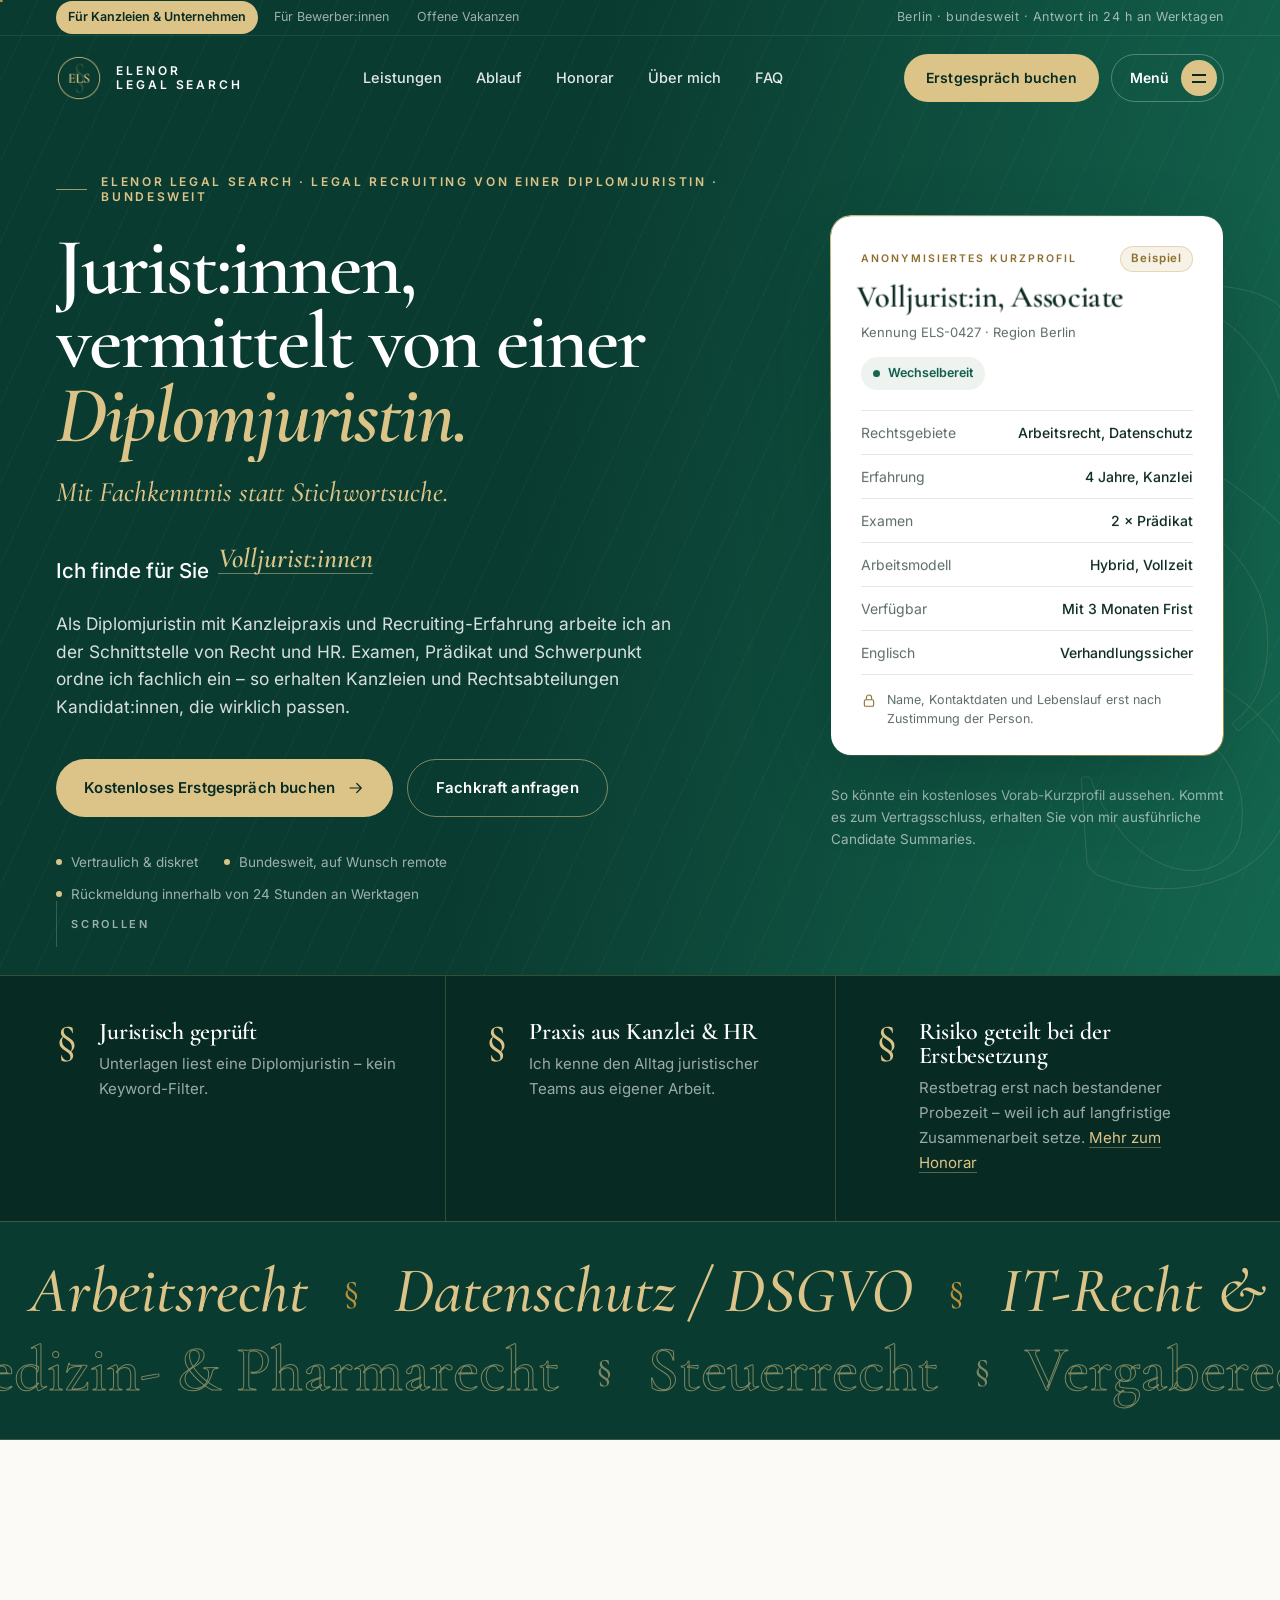
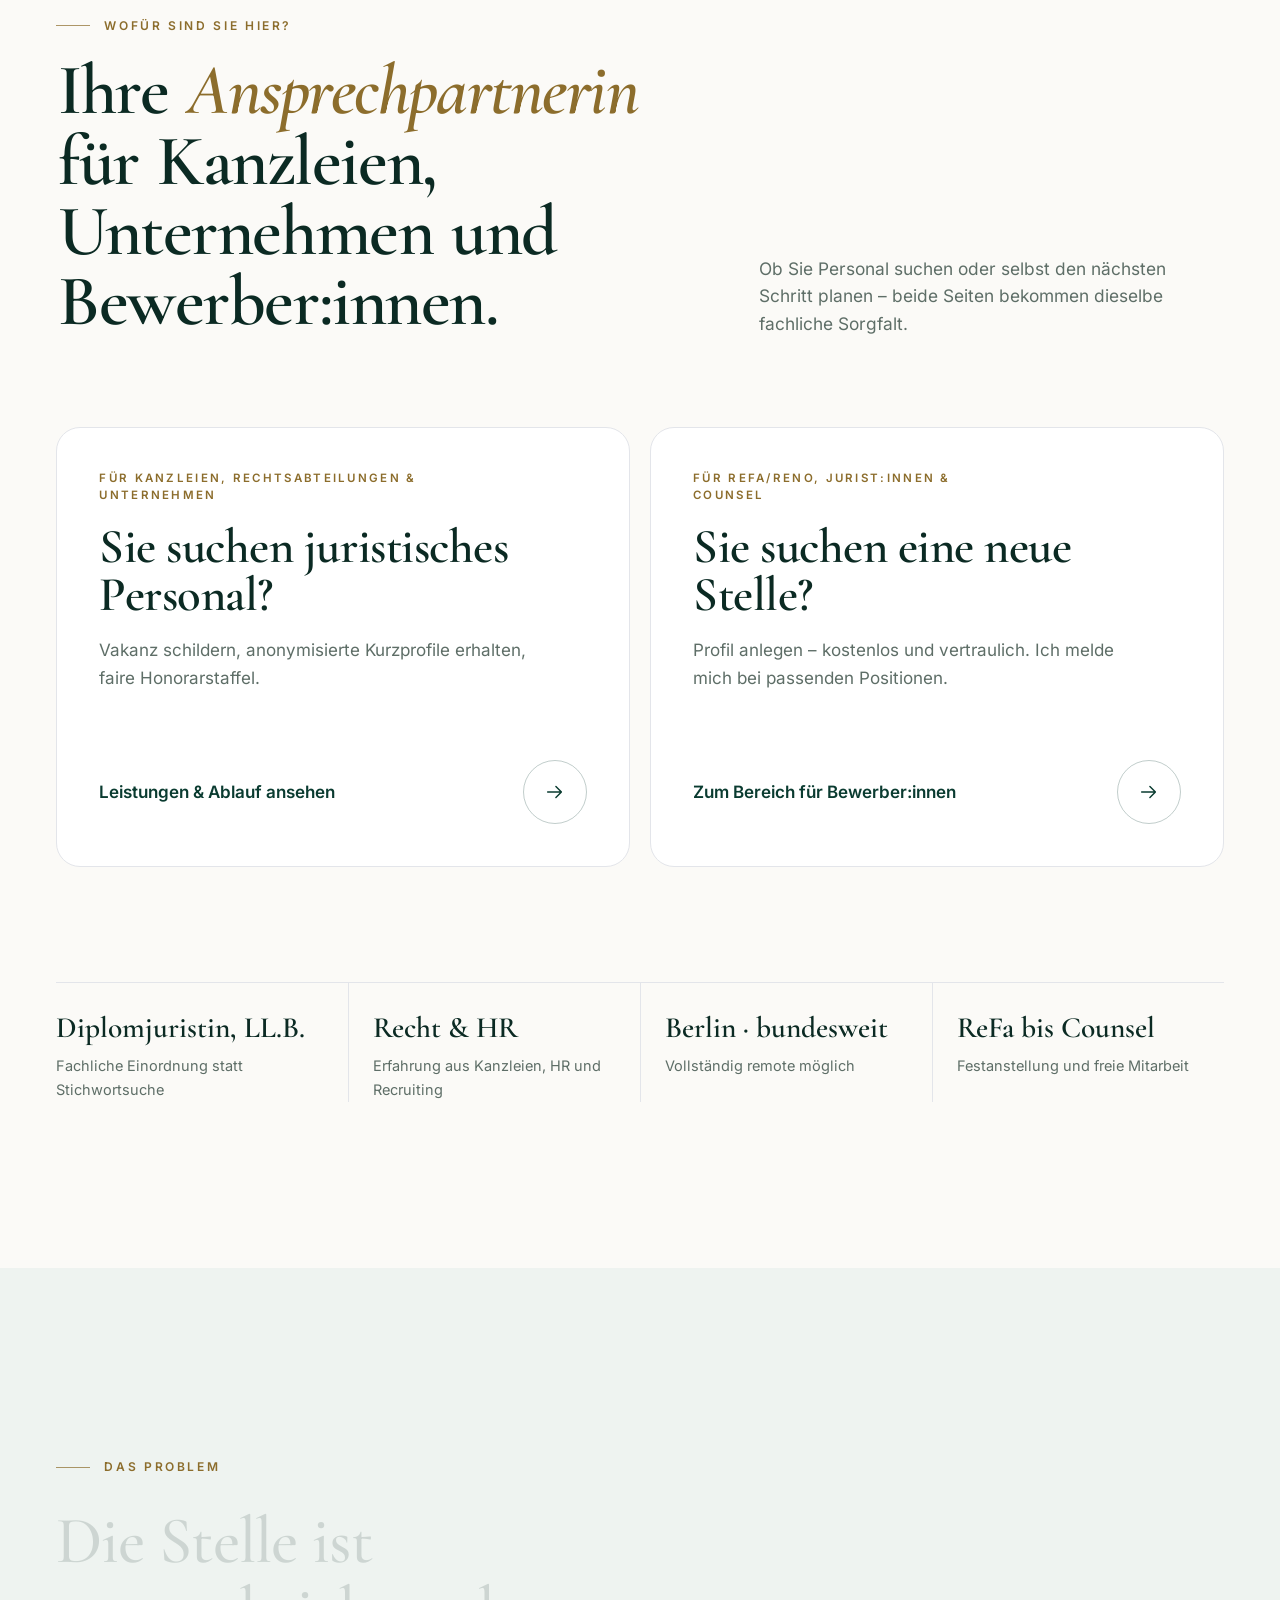
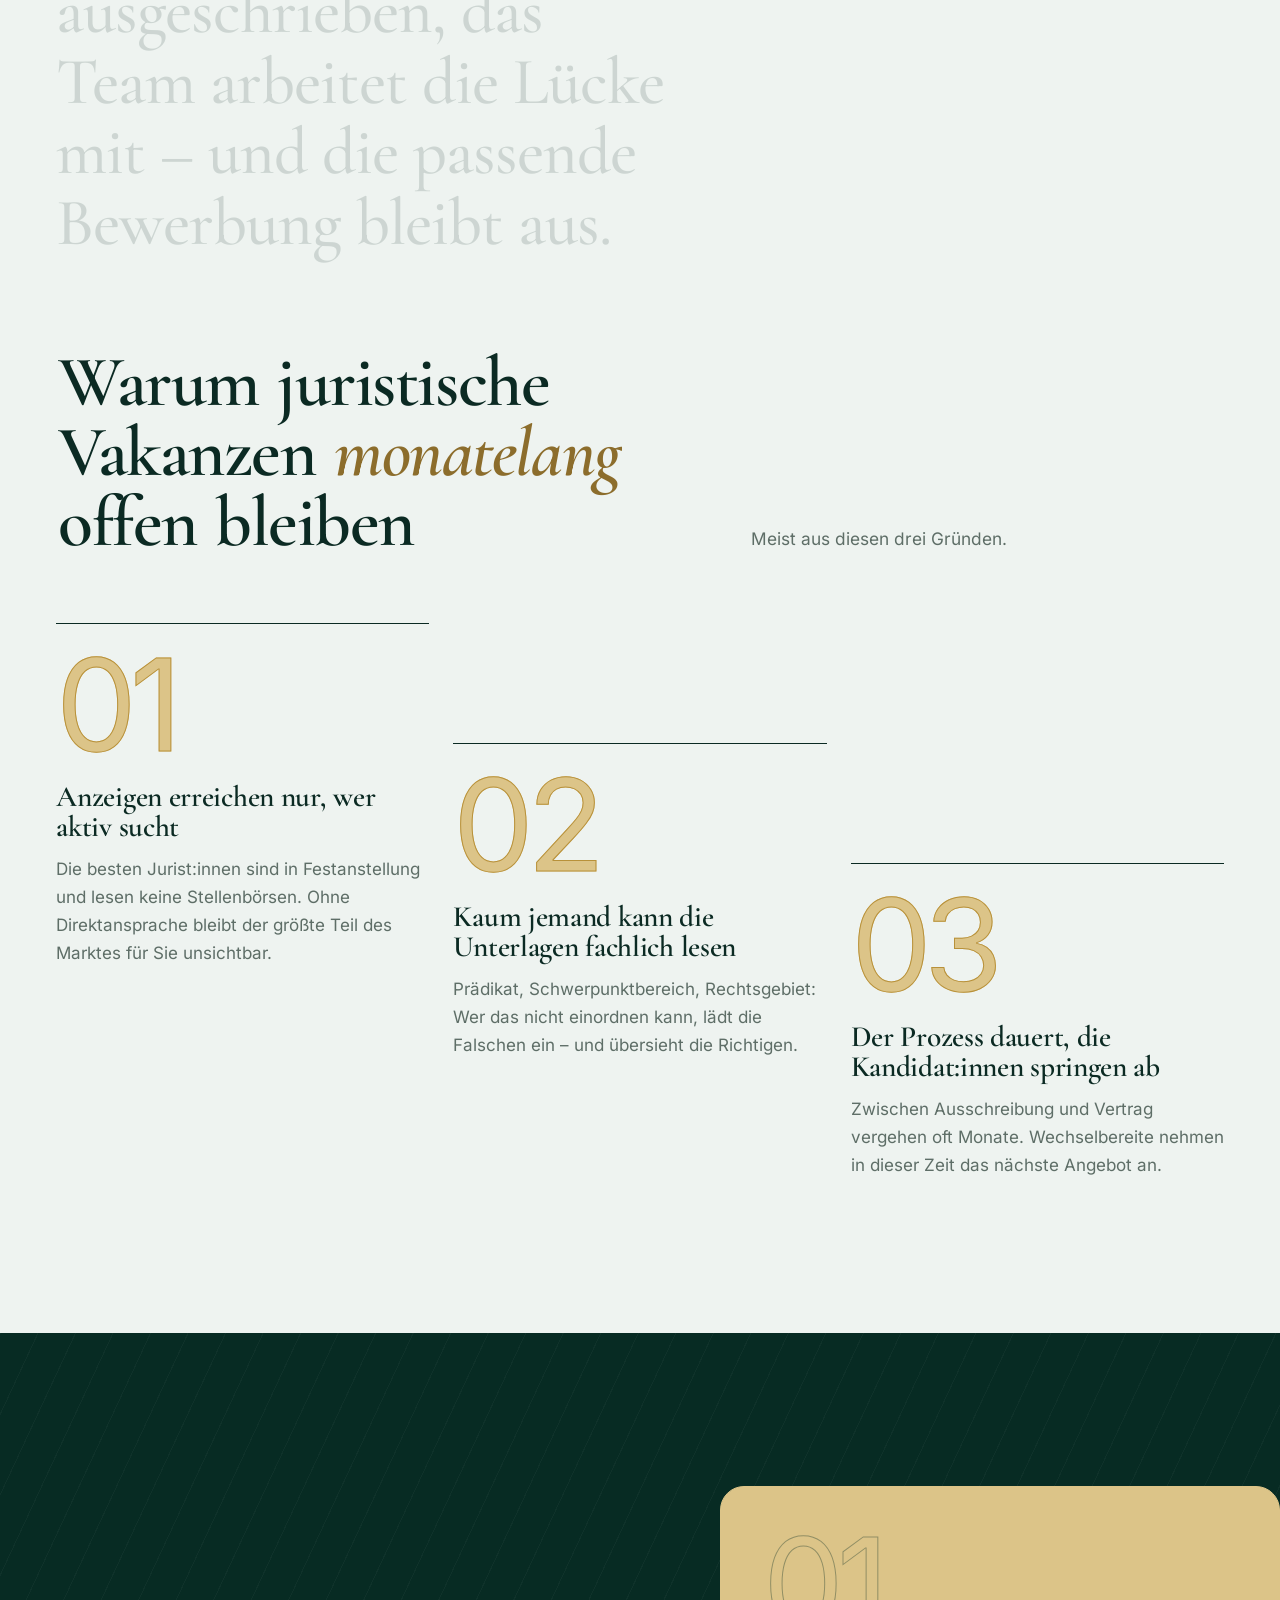
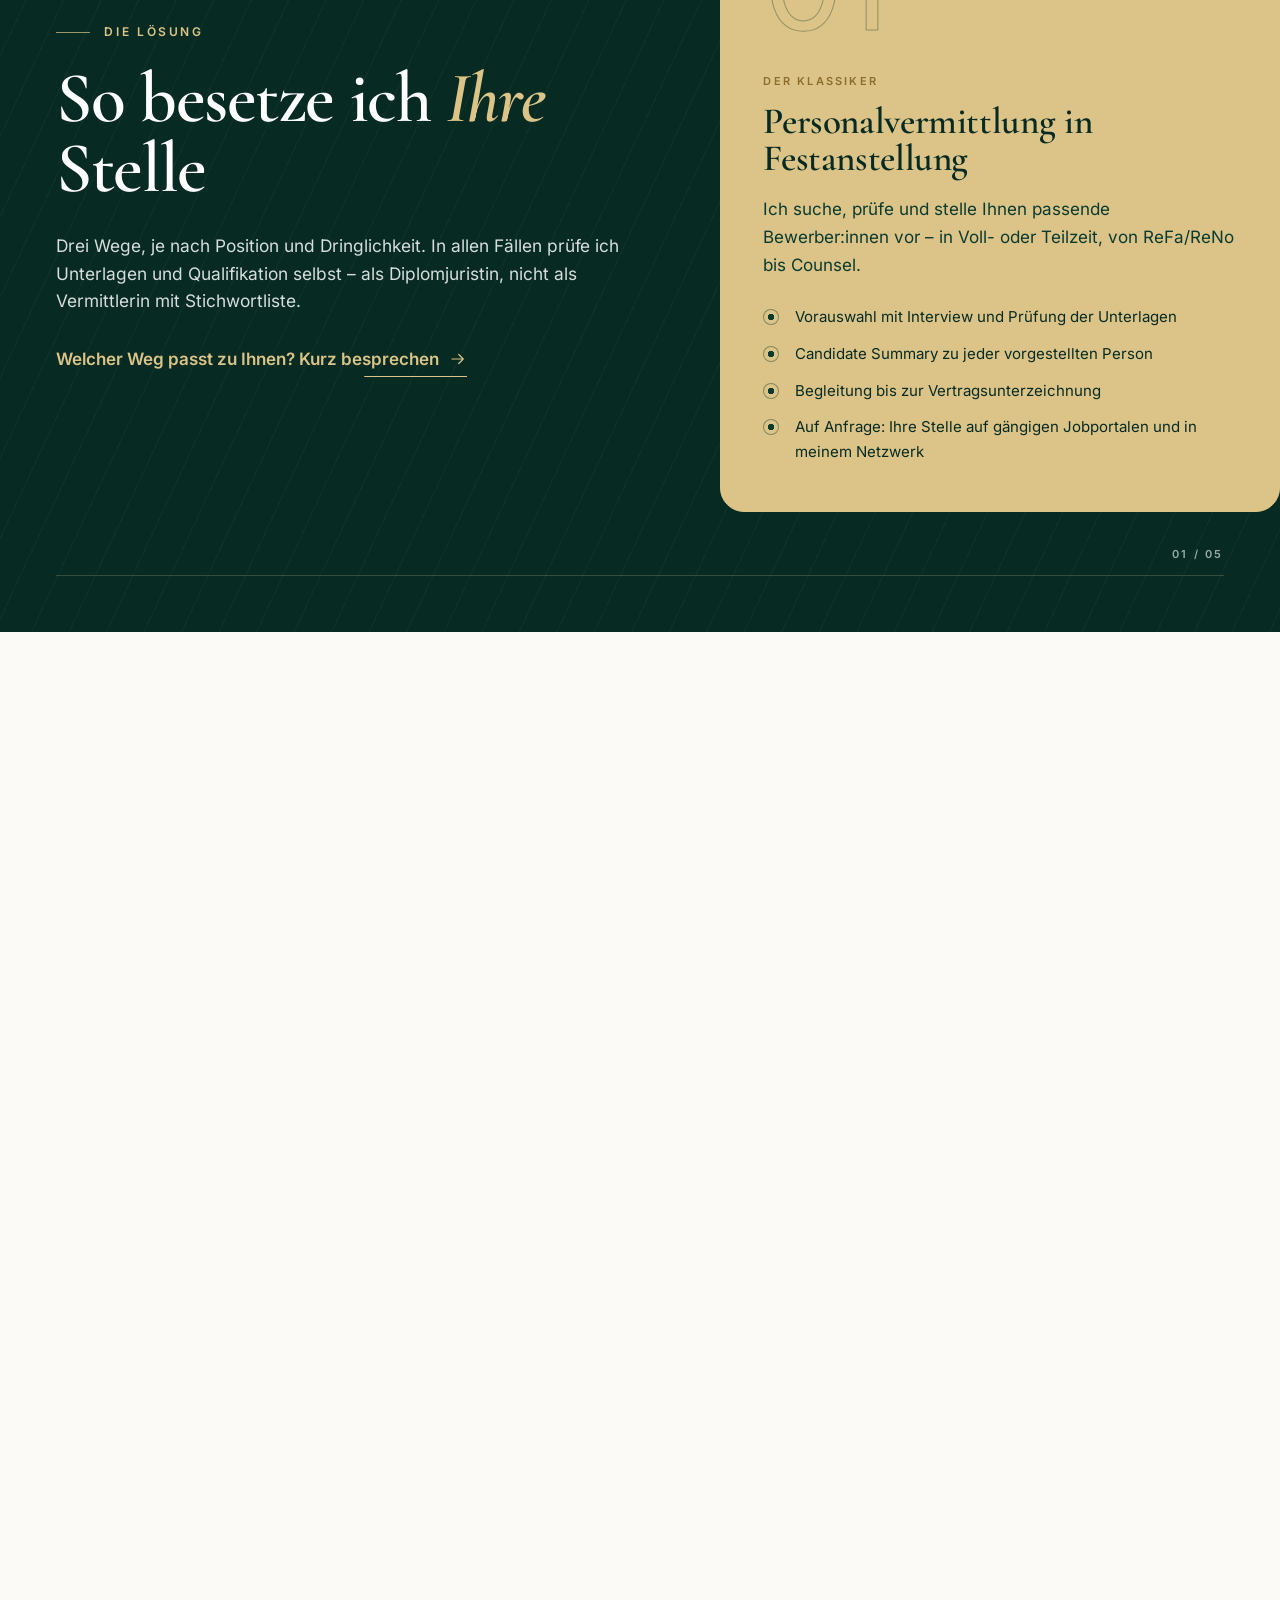
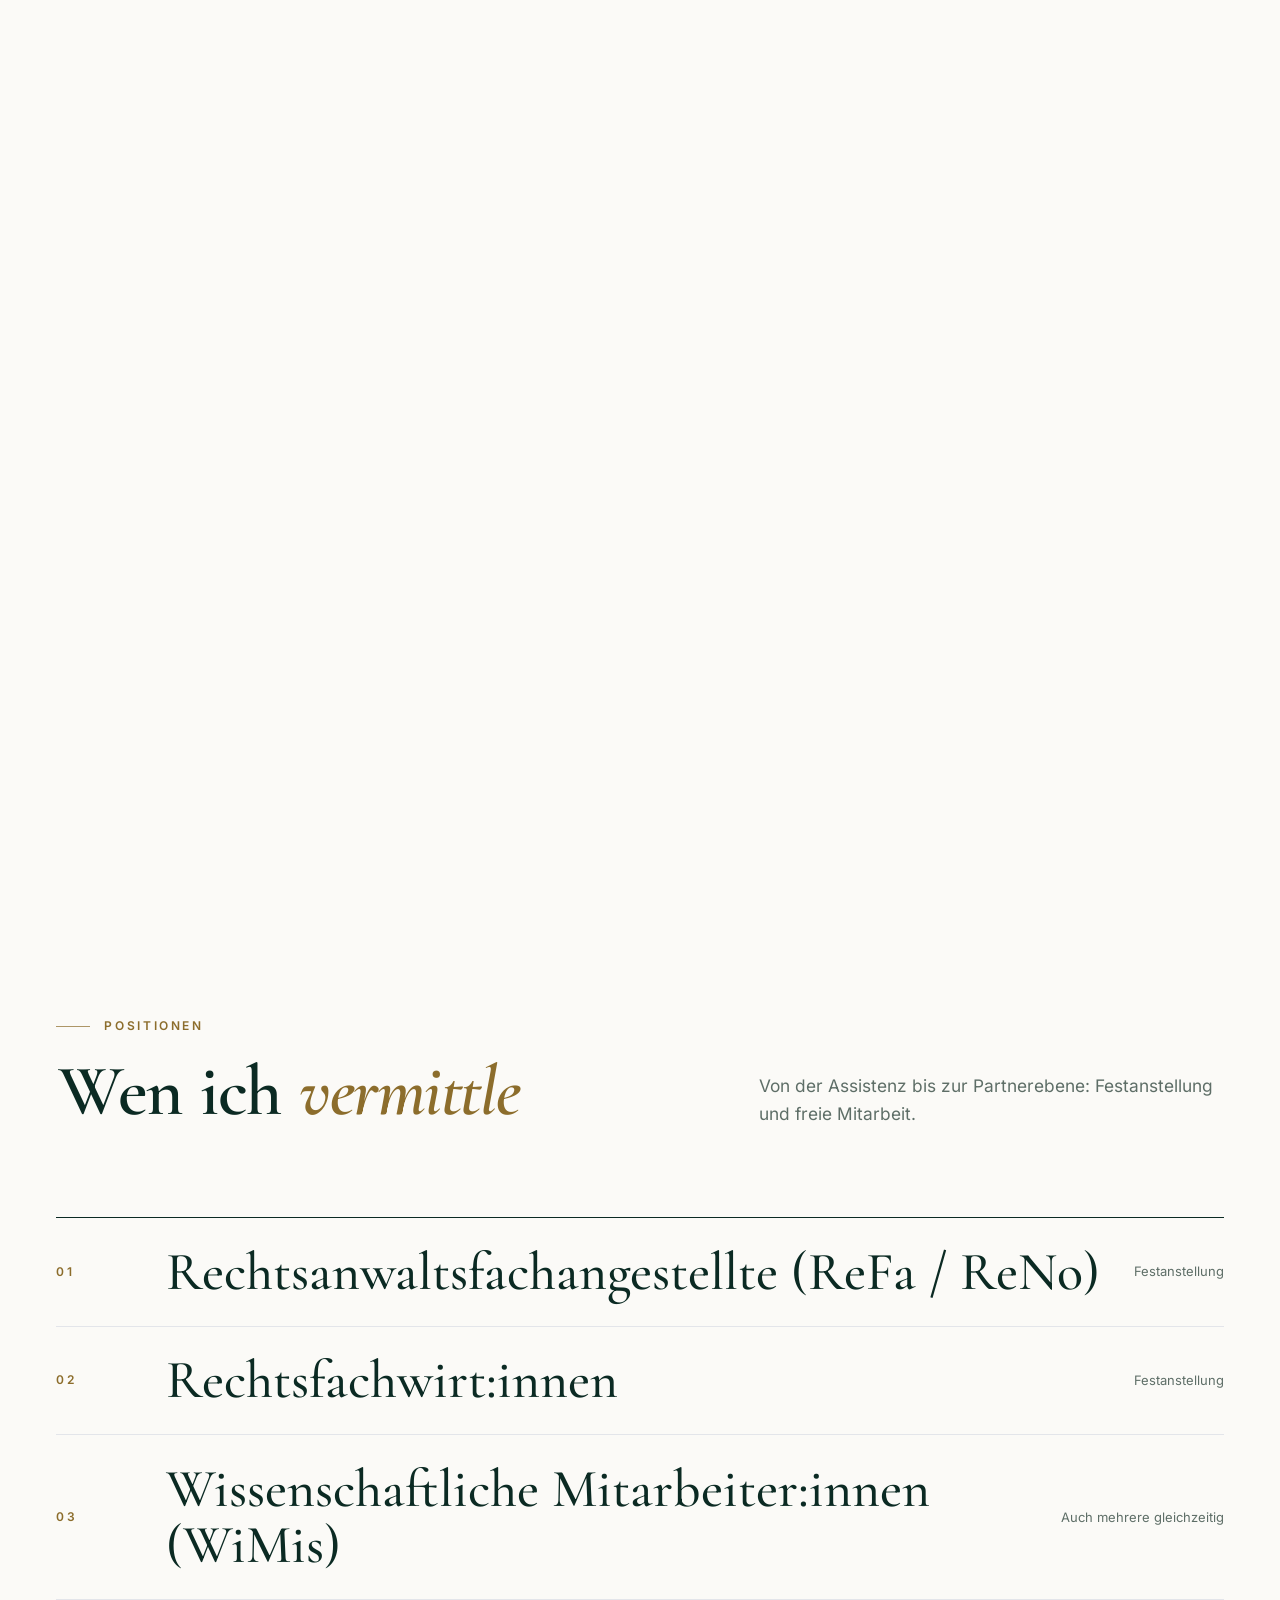
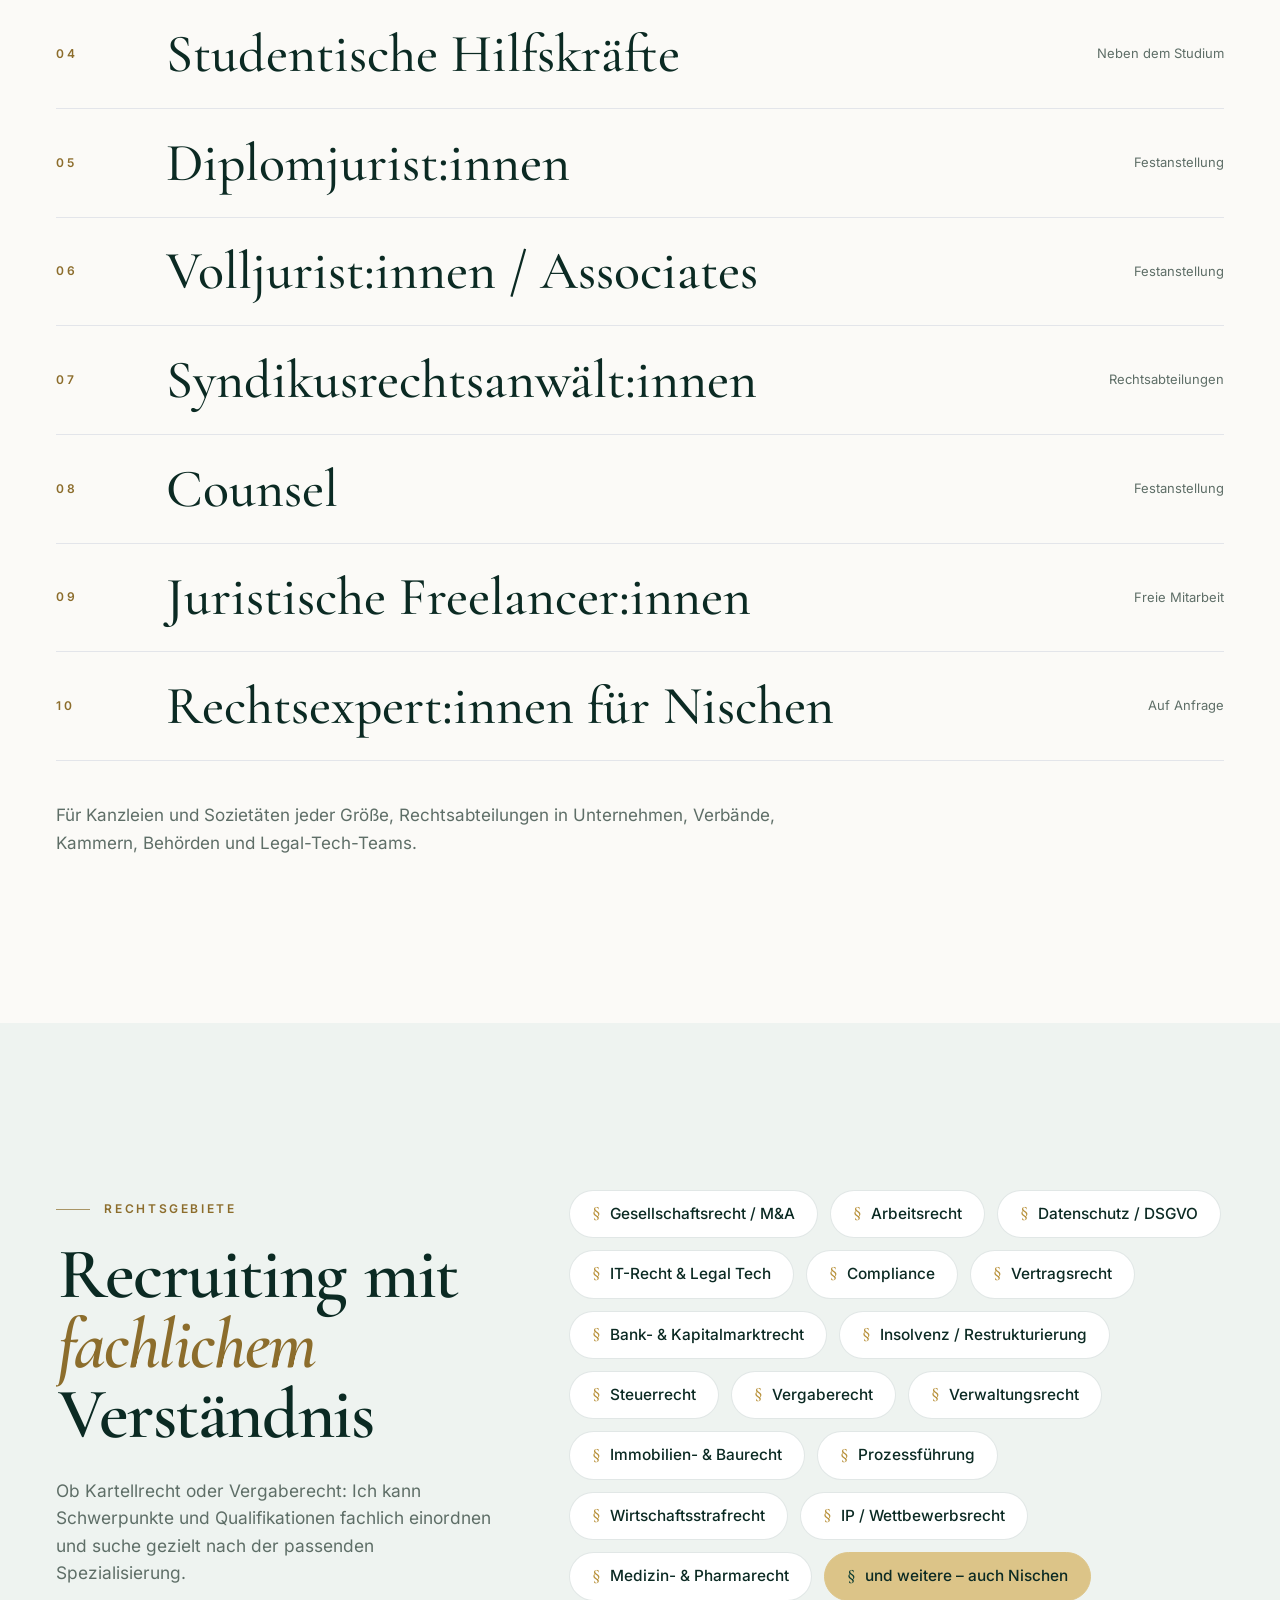
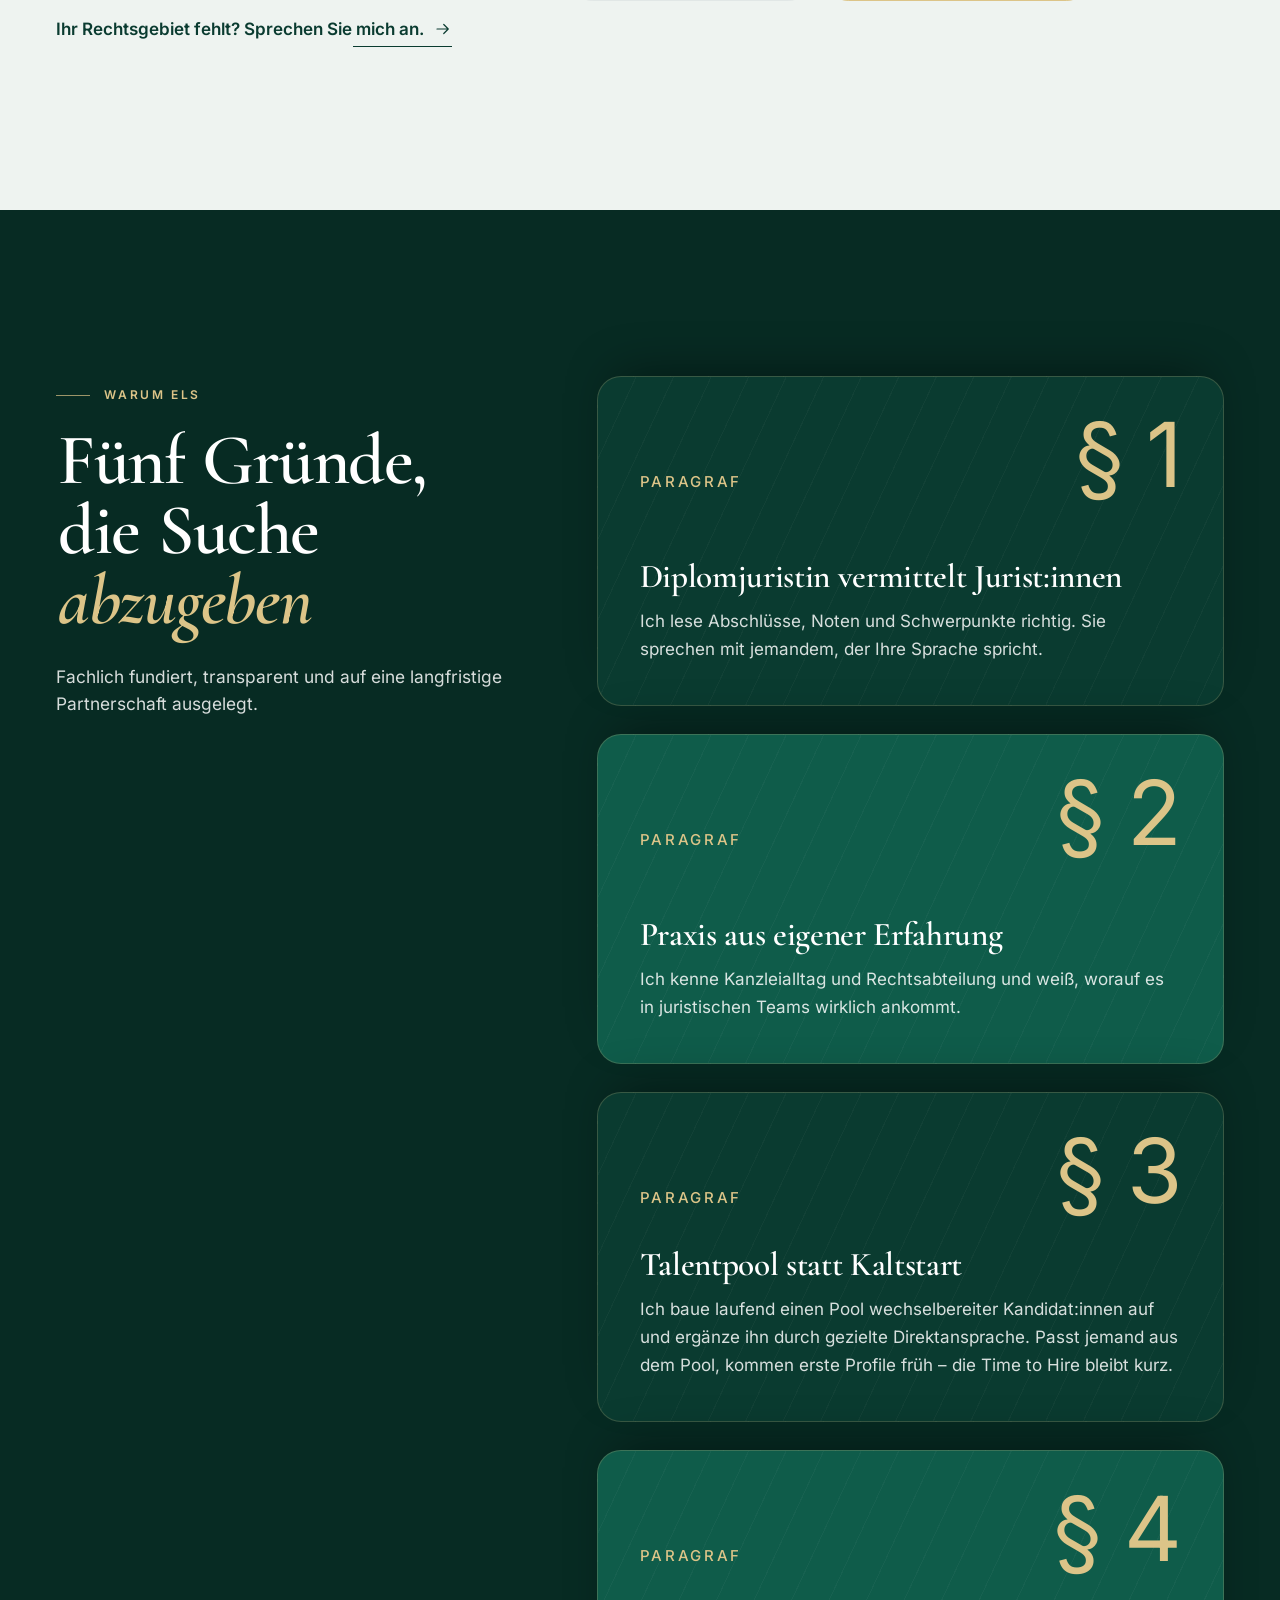
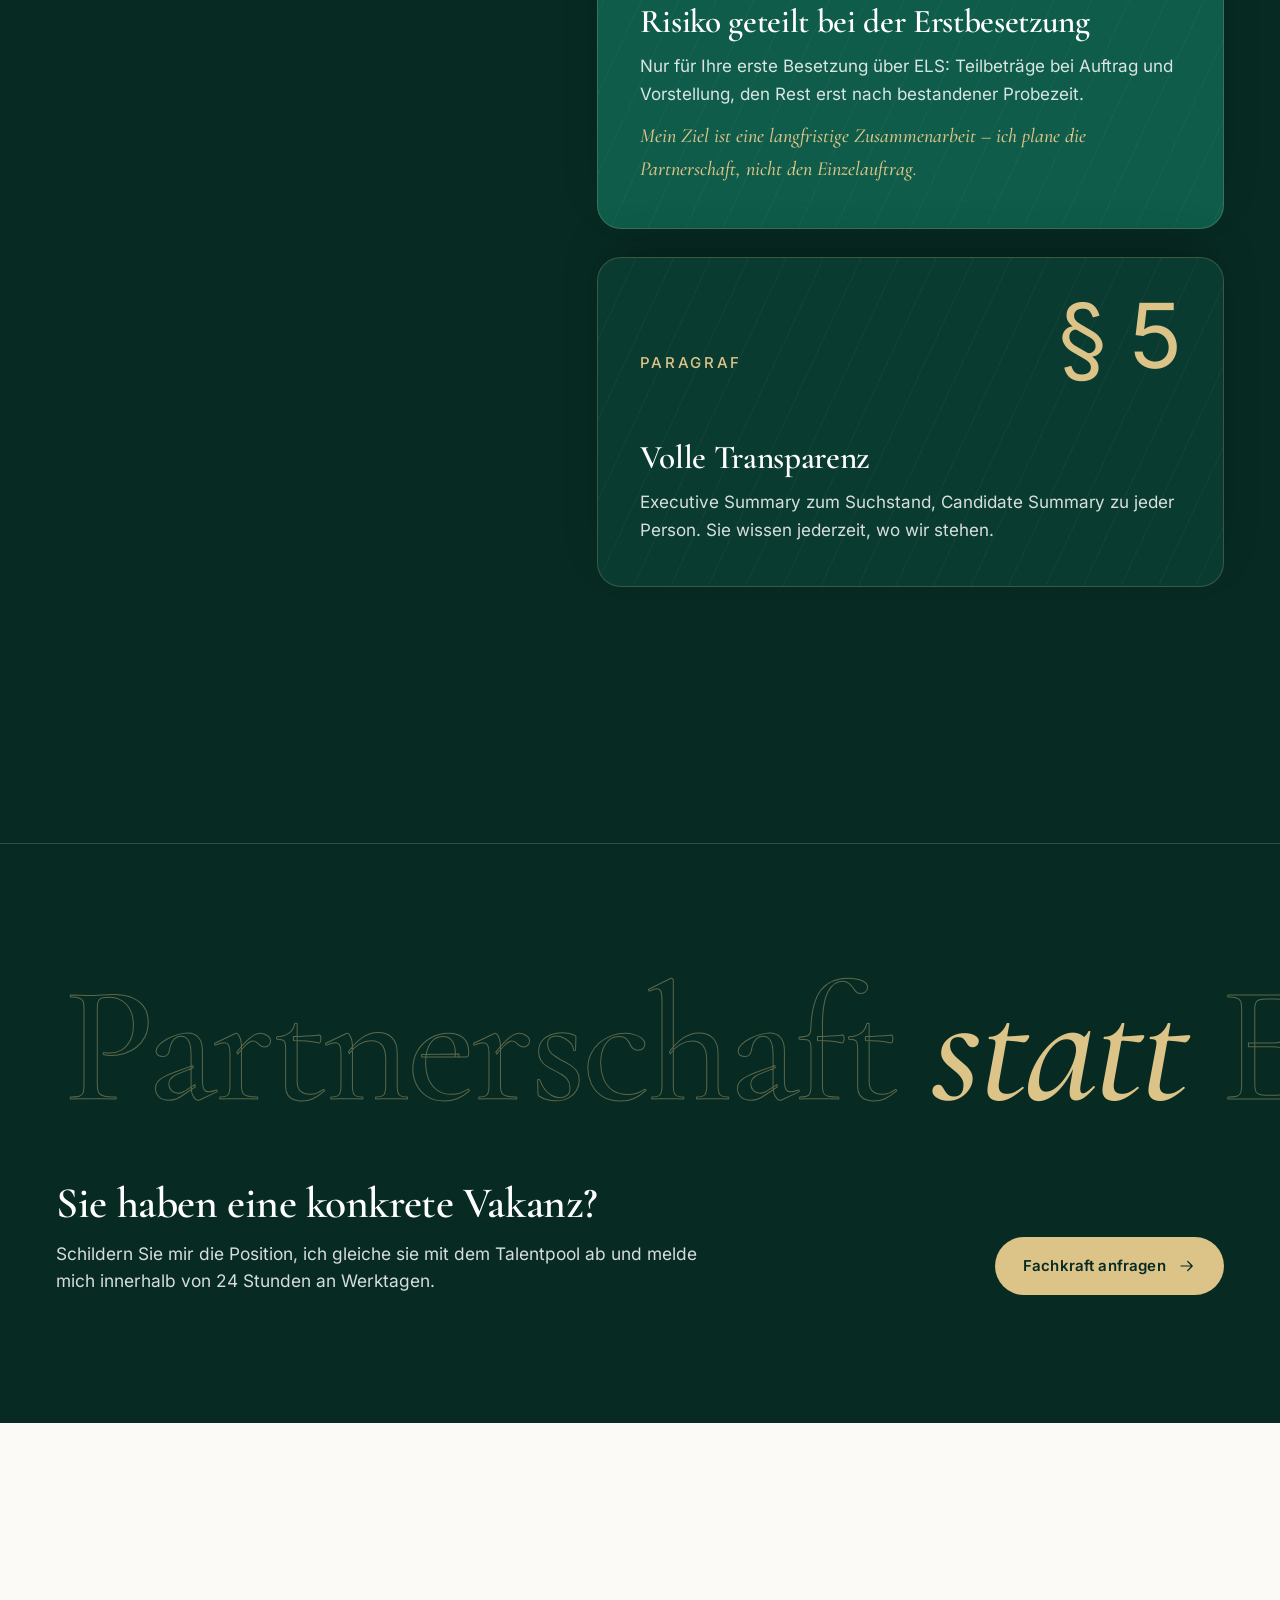
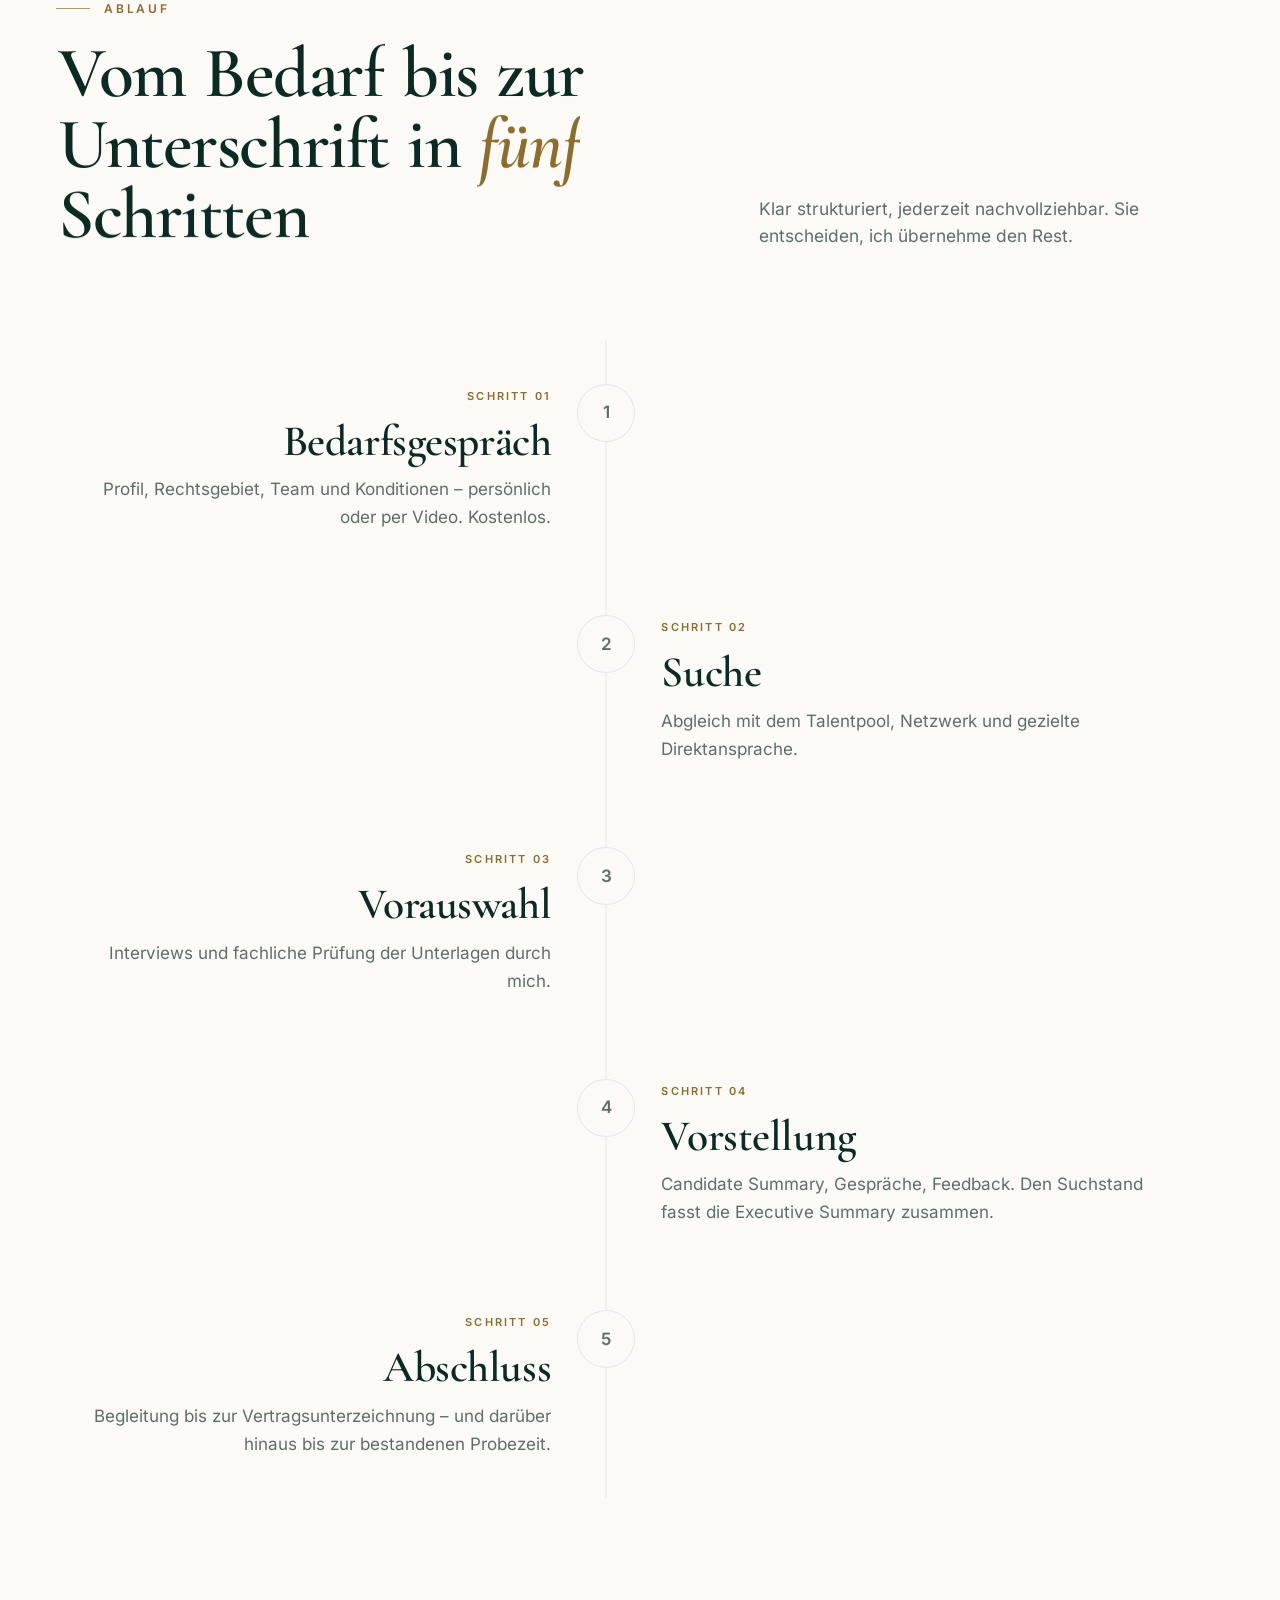
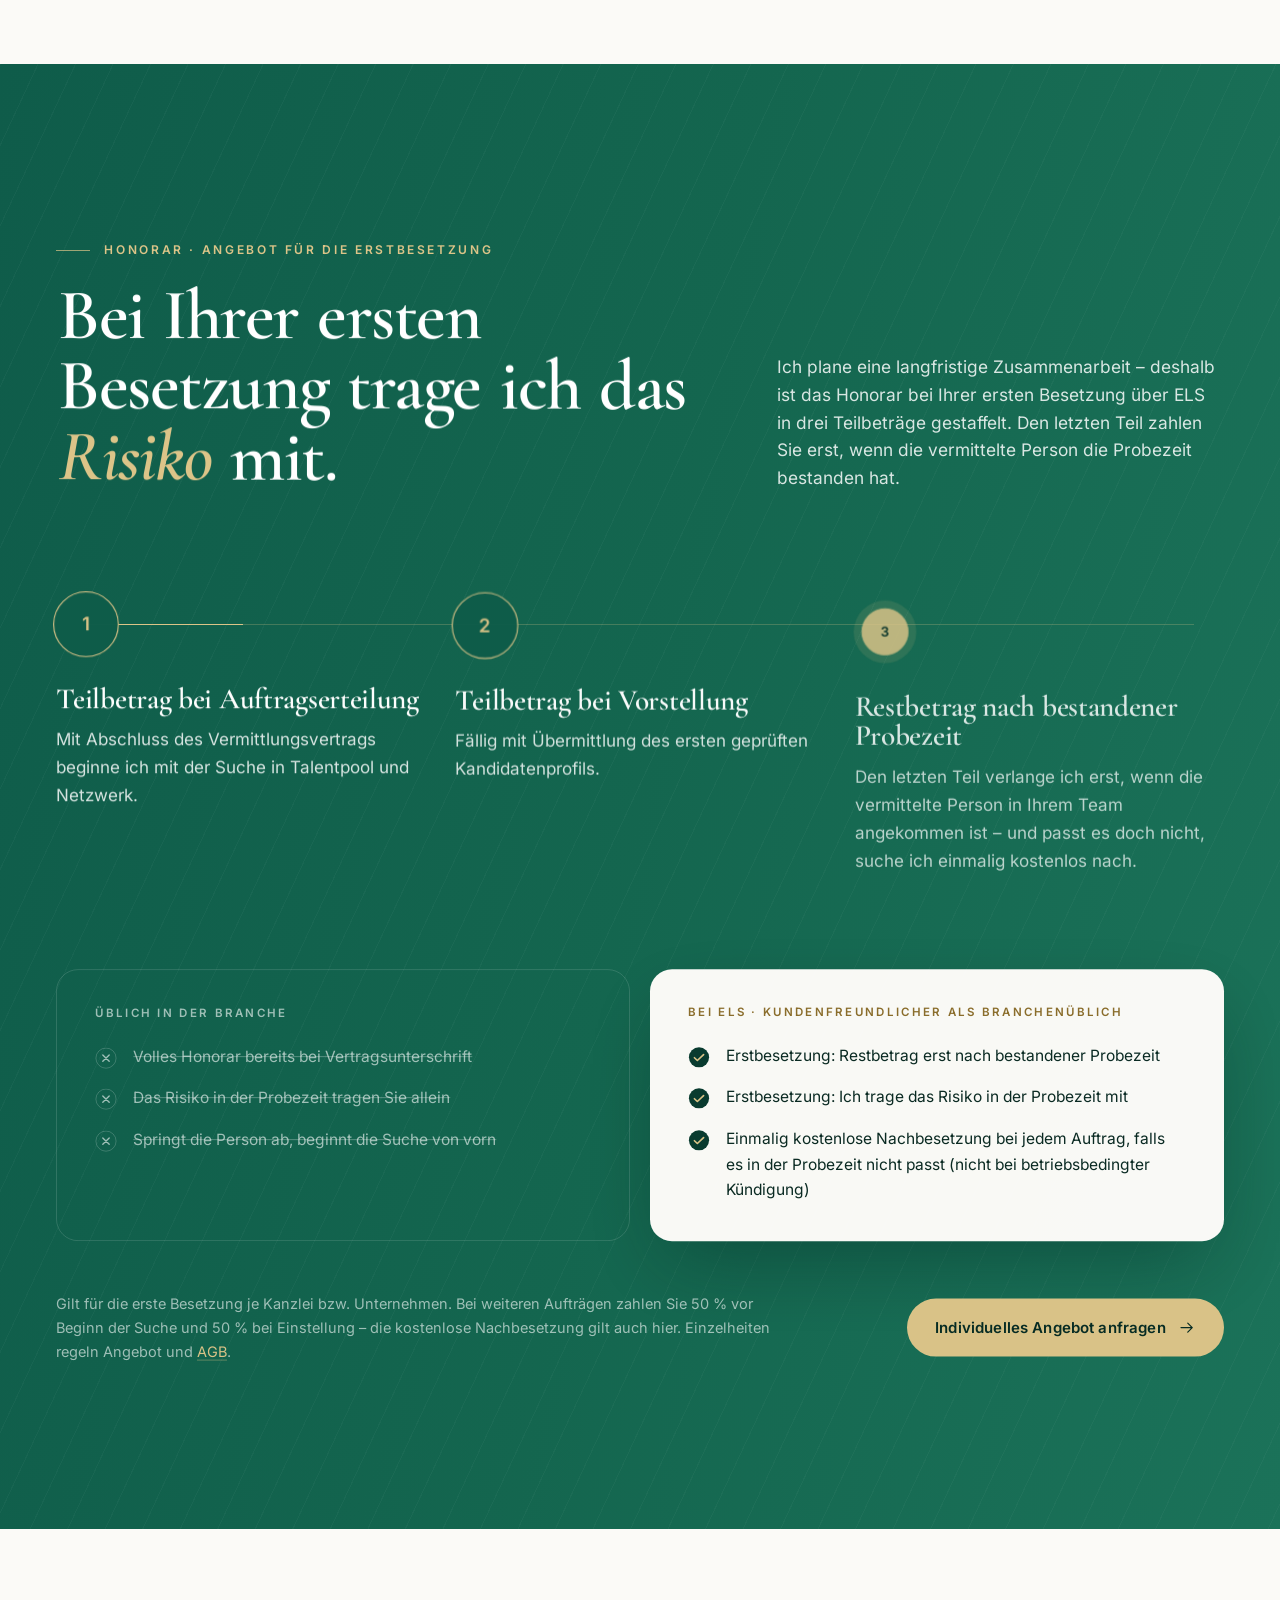
<file: index.html>
<!DOCTYPE html>
<html lang="de" class="no-js">
<head>
<meta charset="utf-8">
<meta name="viewport" content="width=device-width, initial-scale=1">
<title>Elenor Legal Search – Personalvermittlung für Jurist:innen</title>
<meta name="description" content="Elenor Legal Search (ELS): Personalvermittlung für Jurist:innen durch eine Diplomjuristin – von ReFa/ReNo bis Counsel, für Kanzleien und Rechtsabteilungen.">
<meta name="robots" content="index,follow,max-image-preview:large,max-snippet:-1">
<meta name="author" content="Nikola Elenor Poljaric">
<meta name="application-name" content="Elenor Legal Search">
<meta name="apple-mobile-web-app-title" content="ELS">
<!-- GOOGLE_SEARCH_CONSOLE_VERIFICATION -->
<link rel="canonical" href="https://www.elenorlegalsearch.com/">
<link rel="alternate" hreflang="de" href="https://www.elenorlegalsearch.com/">
<link rel="alternate" hreflang="x-default" href="https://www.elenorlegalsearch.com/">
<meta property="og:type" content="website">
<meta property="og:locale" content="de_DE">
<meta property="og:site_name" content="Elenor Legal Search">
<meta property="og:title" content="Elenor Legal Search – Personalvermittlung für Jurist:innen">
<meta property="og:description" content="Elenor Legal Search (ELS): Personalvermittlung für Jurist:innen durch eine Diplomjuristin – von ReFa/ReNo bis Counsel, für Kanzleien und Rechtsabteilungen.">
<meta property="og:url" content="https://www.elenorlegalsearch.com/">
<meta property="og:image" content="https://www.elenorlegalsearch.com/assets/v2/og-image.jpg">
<meta property="og:image:width" content="1200">
<meta property="og:image:height" content="630">
<meta property="og:image:alt" content="Elenor Legal Search – Personalvermittlung für Jurist:innen">
<meta name="twitter:card" content="summary_large_image">
<meta name="twitter:title" content="Elenor Legal Search – Personalvermittlung für Jurist:innen">
<meta name="twitter:description" content="Elenor Legal Search (ELS): Personalvermittlung für Jurist:innen durch eine Diplomjuristin – von ReFa/ReNo bis Counsel, für Kanzleien und Rechtsabteilungen.">
<meta name="twitter:image" content="https://www.elenorlegalsearch.com/assets/v2/og-image.jpg">
<meta name="theme-color" content="#0A3B30">
<meta name="color-scheme" content="light only">
<link rel="icon" href="/favicon.ico" sizes="48x48">
<link rel="icon" href="/assets/v2/favicon-48.png" type="image/png" sizes="48x48">
<link rel="icon" href="/assets/v2/logo-els-96.png" type="image/png" sizes="96x96">
<link rel="icon" href="/assets/v2/favicon-192.png" type="image/png" sizes="192x192">
<link rel="apple-touch-icon" href="/apple-touch-icon.png" sizes="180x180">
<link rel="manifest" href="/site.webmanifest">
<link rel="me" href="https://www.linkedin.com/in/nikola-elenor-poljaric-56ba25247/">
<link rel="preload" href="assets/v2/fonts/cormorant-garamond-latin-600-normal.woff2" as="font" type="font/woff2" crossorigin>
<link rel="preload" href="assets/v2/fonts/inter-latin-400-normal.woff2" as="font" type="font/woff2" crossorigin>
<link rel="stylesheet" href="assets/v2/els-v2.css">
<script>document.documentElement.className=document.documentElement.className.replace("no-js","js");</script>
<script type="application/ld+json">
{
 "@context": "https://schema.org",
 "@graph": [
  {
   "@type": "WebSite",
   "@id": "https://www.elenorlegalsearch.com/#website",
   "url": "https://www.elenorlegalsearch.com/",
   "name": "Elenor Legal Search",
   "alternateName": [
    "ELS",
    "ELS – Elenor Legal Search",
    "Elenor Legal Search Berlin"
   ],
   "inLanguage": "de-DE",
   "publisher": {
    "@id": "https://www.elenorlegalsearch.com/#organization"
   }
  },
  {
   "@type": [
    "EmploymentAgency",
    "Organization"
   ],
   "@id": "https://www.elenorlegalsearch.com/#organization",
   "name": "Elenor Legal Search",
   "legalName": "ELS – Elenor Legal Search, Inh. Nikola Elenor Poljaric",
   "alternateName": [
    "ELS",
    "ELS – Elenor Legal Search"
   ],
   "url": "https://www.elenorlegalsearch.com/",
   "logo": {
    "@type": "ImageObject",
    "url": "https://www.elenorlegalsearch.com/assets/v2/logo-els.png",
    "width": 512,
    "height": 512
   },
   "image": "https://www.elenorlegalsearch.com/assets/v2/og-image.jpg",
   "description": "Personalvermittlung für juristisches Personal: Rechtsanwaltsfachangestellte (ReFa/ReNo), Rechtsfachwirt:innen, wissenschaftliche Mitarbeiter:innen, Diplomjurist:innen, Volljurist:innen, Syndikusrechtsanwält:innen, Counsel und juristische Freelancer:innen für Kanzleien und Rechtsabteilungen.",
   "email": "info@elenorlegalsearch.de",
   "founder": {
    "@id": "https://www.elenorlegalsearch.com/#nikola"
   },
   "address": {
    "@type": "PostalAddress",
    "streetAddress": "Marie-Curie-Allee 38",
    "postalCode": "10315",
    "addressLocality": "Berlin",
    "addressRegion": "Berlin",
    "addressCountry": "DE"
   },
   "areaServed": {
    "@type": "Country",
    "name": "Deutschland"
   },
   "knowsAbout": [
    "Personalvermittlung",
    "Legal Recruiting",
    "Headhunting für Jurist:innen",
    "Direktansprache",
    "Rechtsanwaltsfachangestellte",
    "Volljurist:innen",
    "Syndikusrechtsanwält:innen",
    "Diplomjurist:innen",
    "Juristische Freelancer:innen"
   ],
   "contactPoint": {
    "@type": "ContactPoint",
    "contactType": "customer service",
    "email": "info@elenorlegalsearch.de",
    "availableLanguage": [
     "de",
     "en"
    ],
    "areaServed": "DE"
   },
   "sameAs": [
    "https://www.linkedin.com/in/nikola-elenor-poljaric-56ba25247/"
   ]
  },
  {
   "@type": "Person",
   "@id": "https://www.elenorlegalsearch.com/#nikola",
   "name": "Nikola Elenor Poljaric",
   "jobTitle": "Diplomjuristin, LL.B. – Inhaberin von Elenor Legal Search",
   "image": "https://www.elenorlegalsearch.com/assets/v2/nikola-portrait.jpg",
   "worksFor": {
    "@id": "https://www.elenorlegalsearch.com/#organization"
   },
   "url": "https://www.elenorlegalsearch.com/ueber-mich.html",
   "sameAs": [
    "https://www.linkedin.com/in/nikola-elenor-poljaric-56ba25247/"
   ]
  },
  {
   "@type": "WebPage",
   "@id": "https://www.elenorlegalsearch.com/#webpage",
   "url": "https://www.elenorlegalsearch.com/",
   "name": "Elenor Legal Search – Personalvermittlung für Jurist:innen",
   "description": "Elenor Legal Search (ELS): Personalvermittlung für Jurist:innen durch eine Diplomjuristin – von ReFa/ReNo bis Counsel, für Kanzleien und Rechtsabteilungen.",
   "isPartOf": {
    "@id": "https://www.elenorlegalsearch.com/#website"
   },
   "about": {
    "@id": "https://www.elenorlegalsearch.com/#organization"
   },
   "primaryImageOfPage": {
    "@type": "ImageObject",
    "url": "https://www.elenorlegalsearch.com/assets/v2/og-image.jpg"
   },
   "inLanguage": "de-DE"
  },
  {
   "@type": "FAQPage",
   "@id": "https://www.elenorlegalsearch.com/#faq",
   "mainEntity": [
    {
     "@type": "Question",
     "name": "Was kostet die Personalvermittlung?",
     "acceptedAnswer": {
      "@type": "Answer",
      "text": "Das Honorar richtet sich nach Position und Bruttojahresgehalt der eingestellten Person und wird vorab in einem individuellen Angebot festgelegt. Bei Ihrer ersten Besetzung zahlen Sie in drei Teilbeträgen: bei Auftragserteilung, bei Übermittlung des ersten Kandidatenprofils und – den letzten Teil – erst nach bestandener Probezeit. Bei weiteren Aufträgen gilt: 50 % vor Beginn der Suche, 50 % bei Einstellung."
     }
    },
    {
     "@type": "Question",
     "name": "Was passiert, wenn die vermittelte Person die Probezeit nicht besteht?",
     "acceptedAnswer": {
      "@type": "Answer",
      "text": "Bei Ihrer ersten Besetzung entfällt dann der Restbetrag – vorausgesetzt, die Person geht selbst oder Sie trennen sich aus Gründen, die in ihrer Person oder ihrem Verhalten liegen. Zusätzlich suche ich einmalig kostenlos eine Nachfolgerin oder einen Nachfolger für dieselbe Position. Den Restbetrag zahlen Sie erst, wenn diese Person die Probezeit besteht. Bei weiteren Aufträgen bleibt das Honorar zwar geschuldet, die kostenlose Nachbesetzung erhalten Sie aber ebenfalls."
     }
    },
    {
     "@type": "Question",
     "name": "Wie schnell erhalte ich erste Profile?",
     "acceptedAnswer": {
      "@type": "Answer",
      "text": "Das hängt von Position, Rechtsgebiet und Standort ab. Passt jemand aus meinem wachsenden Talentpool, kann ich früh erste anonymisierte Kurzprofile vorstellen. Andernfalls starte ich direkt mit der gezielten Direktansprache."
     }
    },
    {
     "@type": "Question",
     "name": "Bieten Sie Arbeitnehmerüberlassung an?",
     "acceptedAnswer": {
      "@type": "Answer",
      "text": "Nein. Ich vermittle in Festanstellung und in die freie Mitarbeit (Freelancer:innen und Projektjurist:innen). Die vermittelte Person wird direkt bei Ihnen angestellt oder beauftragt."
     }
    },
    {
     "@type": "Question",
     "name": "Vermitteln Sie nur in Berlin?",
     "acceptedAnswer": {
      "@type": "Answer",
      "text": "Mein Sitz ist Berlin, ich vermittle aber bundesweit. Die Zusammenarbeit ist vollständig remote möglich – auf Wunsch komme ich gern persönlich vorbei."
     }
    },
    {
     "@type": "Question",
     "name": "Wie vertraulich ist der Talentpool?",
     "acceptedAnswer": {
      "@type": "Answer",
      "text": "Der Pool ist nicht öffentlich – nur ich sehe die Profile. Sie erhalten zunächst anonymisierte Kurzprofile ohne Namen und Kontaktdaten. Den vollständigen Lebenslauf leite ich erst weiter, wenn die Person im Einzelfall zugestimmt hat."
     }
    },
    {
     "@type": "Question",
     "name": "Erbringen Sie Rechtsberatung?",
     "acceptedAnswer": {
      "@type": "Answer",
      "text": "Nein. ELS – Elenor Legal Search ist eine private Personalvermittlung und erbringt keine Rechtsdienstleistungen im Sinne des Rechtsdienstleistungsgesetzes."
     }
    }
   ]
  }
 ]
}
</script>
<!-- Bestehende Statistik (unverändert übernommen) -->
<script src="assets/analytics.js" defer></script>
<script async src="https://cloud.umami.is/script.js" data-website-id="6320ab2a-14e1-4d5d-b8ca-97e6df544de8" data-do-not-track="true" data-domains="www.elenorlegalsearch.com,elenorlegalsearch.com"></script>
</head>
<body>

<svg width="0" height="0" style="position:absolute" aria-hidden="true">
  <symbol id="i-arrow" viewBox="0 0 24 24"><path d="M4 12h15M13 6l6 6-6 6" fill="none" stroke="currentColor" stroke-width="1.6" stroke-linecap="round" stroke-linejoin="round"/></symbol>
  <symbol id="i-ne" viewBox="0 0 24 24"><path d="M7 17L17 7M9 7h8v8" fill="none" stroke="currentColor" stroke-width="1.6" stroke-linecap="round" stroke-linejoin="round"/></symbol>
  <symbol id="i-check" viewBox="0 0 24 24"><circle cx="12" cy="12" r="11" fill="#0A3B30"/><path d="M7 12.5l3.2 3L17 9" fill="none" stroke="#DCC488" stroke-width="1.8" stroke-linecap="round" stroke-linejoin="round"/></symbol>
  <symbol id="i-x" viewBox="0 0 24 24"><circle cx="12" cy="12" r="11" fill="none" stroke="currentColor" stroke-opacity=".35"/><path d="M8.5 8.5l7 7M15.5 8.5l-7 7" fill="none" stroke="currentColor" stroke-width="1.5" stroke-linecap="round"/></symbol>
  <symbol id="i-lock" viewBox="0 0 24 24"><rect x="5" y="10" width="14" height="10" rx="2" fill="none" stroke="currentColor" stroke-width="1.6"/><path d="M8 10V7a4 4 0 018 0v3" fill="none" stroke="currentColor" stroke-width="1.6"/></symbol>
  <symbol id="i-copy" viewBox="0 0 24 24"><rect x="8" y="8" width="12" height="12" rx="2" fill="none" stroke="currentColor" stroke-width="1.6"/><path d="M16 8V6a2 2 0 00-2-2H6a2 2 0 00-2 2v8a2 2 0 002 2h2" fill="none" stroke="currentColor" stroke-width="1.6"/></symbol>
  <symbol id="i-up" viewBox="0 0 24 24"><path d="M12 19V5M6 11l6-6 6 6" fill="none" stroke="currentColor" stroke-width="1.6" stroke-linecap="round" stroke-linejoin="round"/></symbol>
</svg>

<a class="skip" href="#main">Zum Inhalt springen</a>

<!-- Preloader -->
<div class="preloader" aria-hidden="true">
  <div class="pl-inner">
    <svg class="pl-mark" viewBox="0 0 112 112"><circle cx="56" cy="56" r="54"/><image href="assets/v2/logo-els-96.png" x="8" y="8" width="96" height="96"/></svg>
    <div class="pl-count"><span class="pl-num">000</span></div>
  </div>
</div>
<div class="curtain" aria-hidden="true"><span></span><span></span><span></span><span></span><span></span></div>
<div class="progress" aria-hidden="true"></div>
<div class="cursor" aria-hidden="true"><div class="c-ring"><span></span></div><div class="c-dot"></div></div>

<!-- Header -->
<header class="hdr" id="hdr">
  <div class="hdr-strip">
    <div class="wrap" style="display:flex;justify-content:space-between;align-items:center">
      <nav aria-label="Zielgruppen">
        <a href="https://www.elenorlegalsearch.com/" aria-current="page">Für Kanzleien &amp; Unternehmen</a>
        <a href="https://www.elenorlegalsearch.com/bewerber.html">Für Bewerber:innen</a>
        <a href="https://www.elenorlegalsearch.com/vakanzen.html">Offene Vakanzen</a>
      </nav>
      <span class="meta">Berlin · bundesweit · Antwort in 24 h an Werktagen</span>
    </div>
  </div>
  <div class="wrap hdr-main">
    <a class="logo" href="#top" aria-label="ELS – Elenor Legal Search, zum Seitenanfang">
      <img class="logo-mark logo-img" src="assets/v2/logo-els-96.png" width="46" height="46" alt="">
      <span class="logo-word">Elenor<br>Legal Search</span>
    </a>
    <nav class="hdr-nav" aria-label="Hauptnavigation">
      <a href="#leistungen">Leistungen</a>
      <a href="#ablauf">Ablauf</a>
      <a href="#honorar">Honorar</a>
      <a href="#ueber-mich">Über mich</a>
      <a href="#faq">FAQ</a>
    </nav>
    <div class="hdr-actions">
      <a class="btn btn-gold magnetic" href="#kontakt"><span class="bt">Erstgespräch buchen</span></a>
      <button class="menu-btn" type="button" aria-expanded="false" aria-controls="menu"><span class="mb-label">Menü</span><span class="bars" aria-hidden="true"><i></i><i></i></span></button>
    </div>
  </div>
</header>

<!-- Menu overlay -->
<div class="menu" id="menu" aria-hidden="true">
  <div class="menu-inner">
    <ul class="menu-links">
      <li><a href="#leistungen">Leistungen</a></li>
      <li><a href="#ablauf">Ablauf</a></li>
      <li><a href="#honorar">Honorar</a></li>
      <li><a href="#ueber-mich">Über mich</a></li>
      <li><a href="#faq">FAQ</a></li>
      <li><a href="#kontakt">Kontakt</a></li>
    </ul>
    <div class="menu-side">
      <div><h4>Bereiche</h4>
        <a href="https://www.elenorlegalsearch.com/">Für Kanzleien &amp; Unternehmen</a>
        <a href="https://www.elenorlegalsearch.com/bewerber.html">Für Bewerber:innen</a>
        <a href="https://www.elenorlegalsearch.com/vakanzen.html">Offene Vakanzen</a>
      </div>
      <div><h4>Direkt</h4>
        <a href="https://calendly.com/elenorlegalsearch-info/30min" target="_blank" rel="noopener">Erstgespräch über Calendly</a>
        <a href="mailto:info@elenorlegalsearch.de">info@elenorlegalsearch.de</a>
        <a href="https://www.linkedin.com/in/nikola-elenor-poljaric-56ba25247/" target="_blank" rel="noopener">LinkedIn-Profil</a>
      </div>
    </div>
  </div>
</div>

<main id="main">

<!-- ================= HERO ================= -->
<section class="hero dark" id="top" data-theme="dark" aria-labelledby="hero-title">
  <div class="hero-glow" aria-hidden="true"></div>
  <div class="hero-para" aria-hidden="true">§</div>
  <div class="wrap hero-grid">
    <div>
      <p class="eyebrow h-in">Elenor Legal Search · Legal Recruiting von einer Diplomjuristin · bundesweit</p>
      <h1 class="display" id="hero-title">
        <span class="line"><span class="li">Jurist:innen,</span></span>
        <span class="line"><span class="li">vermittelt von einer</span></span>
        <span class="line"><span class="li"><span class="gold">Diplomjuristin.</span></span></span>
      </h1>
      <p class="sub h-in">Mit Fachkenntnis statt Stichwortsuche.</p>
      <p class="roll-line h-in"><span>Ich finde für Sie</span>
        <span class="roll" aria-hidden="true"><span>Volljurist:innen</span><span>ReFa / ReNo</span><span>Associates</span><span>Syndikusrechtsanwält:innen</span><span>Counsel</span><span>Projektjurist:innen</span></span>
        <span class="sr-only">Volljurist:innen, ReFa / ReNo, Associates, Syndikusrechtsanwält:innen, Counsel und Projektjurist:innen</span>
      </p>
      <p class="lead h-in">Als Diplomjuristin mit Kanzleipraxis und Recruiting-Erfahrung arbeite ich an der Schnittstelle von Recht und HR. Examen, Prädikat und Schwerpunkt ordne ich fachlich ein – so erhalten Kanzleien und Rechtsabteilungen Kandidat:innen, die wirklich passen.</p>
      <div class="hero-cta h-in">
        <a class="btn btn-gold magnetic" href="https://calendly.com/elenorlegalsearch-info/30min" target="_blank" rel="noopener" data-cursor="Termin"><span class="bt">Kostenloses Erstgespräch buchen <svg class="arrow"><use href="#i-arrow"/></svg></span></a>
        <a class="btn btn-line magnetic" href="#kontakt"><span class="bt">Fachkraft anfragen</span></a>
      </div>
      <ul class="trust h-in">
        <li>Vertraulich &amp; diskret</li>
        <li>Bundesweit, auf Wunsch remote</li>
        <li>Rückmeldung innerhalb von 24 Stunden an Werktagen</li>
      </ul>
    </div>

    <div class="card-stage h-card">
      <article class="pcard" aria-label="Beispiel für ein anonymisiertes Kurzprofil">
        <div class="pcard-top"><span>Anonymisiertes Kurzprofil</span><span class="badge">Beispiel</span></div>
        <h3>Volljurist:in, Associate</h3>
        <p class="id">Kennung ELS-0427 · Region Berlin</p>
        <span class="chip-ok">Wechselbereit</span>
        <dl>
          <dt>Rechtsgebiete</dt><dd>Arbeitsrecht, Datenschutz</dd>
          <dt>Erfahrung</dt><dd>4 Jahre, Kanzlei</dd>
          <dt>Examen</dt><dd>2 × Prädikat</dd>
          <dt>Arbeitsmodell</dt><dd>Hybrid, Vollzeit</dd>
          <dt>Verfügbar</dt><dd>Mit 3 Monaten Frist</dd>
          <dt>Englisch</dt><dd>Verhandlungssicher</dd>
        </dl>
        <p class="lock"><svg width="16" height="16"><use href="#i-lock"/></svg>Name, Kontaktdaten und Lebenslauf erst nach Zustimmung der Person.</p>
      </article>
      <p class="card-note">So könnte ein kostenloses Vorab-Kurzprofil aussehen. Kommt es zum Vertragsschluss, erhalten Sie von mir ausführliche Candidate Summaries.</p>
    </div>
  </div>
  <div class="scroll-hint" aria-hidden="true"><i></i>Scrollen</div>
</section>

<!-- USP strip -->
<section class="usp dark" data-theme="dark" aria-label="Kurz zusammengefasst">
  <div class="wrap usp-grid">
    <div class="usp-item rv"><span class="par" aria-hidden="true">§</span><div><h3>Juristisch geprüft</h3><p>Unterlagen liest eine Diplomjuristin – kein Keyword-Filter.</p></div></div>
    <div class="usp-item rv"><span class="par" aria-hidden="true">§</span><div><h3>Praxis aus Kanzlei &amp; HR</h3><p>Ich kenne den Alltag juristischer Teams aus eigener Arbeit.</p></div></div>
    <div class="usp-item rv"><span class="par" aria-hidden="true">§</span><div><h3>Risiko geteilt bei der Erstbesetzung</h3><p>Restbetrag erst nach bestandener Probezeit – weil ich auf langfristige Zusammenarbeit setze. <a href="#honorar">Mehr zum Honorar</a></p></div></div>
  </div>
</section>

<!-- Marquee -->
<div class="mq dark" data-theme="dark" aria-hidden="true">
  <div class="mq-row"><div class="mq-inner"><span>Gesellschaftsrecht / M&amp;A</span><span>Arbeitsrecht</span><span>Datenschutz / DSGVO</span><span>IT-Recht &amp; Legal Tech</span><span>Compliance</span><span>Vertragsrecht</span><span>Bank- &amp; Kapitalmarktrecht</span><span>Insolvenz / Restrukturierung</span></div></div>
  <div class="mq-row outline"><div class="mq-inner"><span>Steuerrecht</span><span>Vergaberecht</span><span>Verwaltungsrecht</span><span>Immobilien- &amp; Baurecht</span><span>Prozessführung</span><span>Wirtschaftsstrafrecht</span><span>IP / Wettbewerbsrecht</span><span>Medizin- &amp; Pharmarecht</span></div></div>
</div>

<!-- ================= AUDIENCE ================= -->
<section class="sec" data-theme="light" aria-labelledby="aud-title">
  <div class="wrap">
    <div class="sec-head">
      <div><p class="eyebrow">Wofür sind Sie hier?</p><h2 class="h2 split" id="aud-title">Ihre <em class="gold">Ansprechpartnerin</em> für Kanzleien, Unternehmen und Bewerber:innen.</h2></div>
      <p class="lead rv">Ob Sie Personal suchen oder selbst den nächsten Schritt planen – beide Seiten bekommen dieselbe fachliche Sorgfalt.</p>
    </div>
    <div class="aud">
      <a class="aud-card rv" href="#leistungen" data-cursor="Ansehen">
        <span class="fill" aria-hidden="true"></span>
        <div><p class="k">Für Kanzleien, Rechtsabteilungen &amp; Unternehmen</p><h3>Sie suchen juristisches Personal?</h3><p>Vakanz schildern, anonymisierte Kurzprofile erhalten, faire Honorarstaffel.</p></div>
        <div class="go"><span>Leistungen &amp; Ablauf ansehen</span><span class="circle"><svg width="22" height="22"><use href="#i-arrow"/></svg></span></div>
      </a>
      <a class="aud-card rv" href="https://www.elenorlegalsearch.com/bewerber.html" data-cursor="Öffnen">
        <span class="fill" aria-hidden="true"></span>
        <div><p class="k">Für ReFa/ReNo, Jurist:innen &amp; Counsel</p><h3>Sie suchen eine neue Stelle?</h3><p>Profil anlegen – kostenlos und vertraulich. Ich melde mich bei passenden Positionen.</p></div>
        <div class="go"><span>Zum Bereich für Bewerber:innen</span><span class="circle"><svg width="22" height="22"><use href="#i-arrow"/></svg></span></div>
      </a>
    </div>
    <div class="facts">
      <div class="fact rv"><b>Diplomjuristin, LL.B.</b><span>Fachliche Einordnung statt Stichwortsuche</span></div>
      <div class="fact rv"><b>Recht &amp; HR</b><span>Erfahrung aus Kanzleien, HR und Recruiting</span></div>
      <div class="fact rv"><b>Berlin · bundesweit</b><span>Vollständig remote möglich</span></div>
      <div class="fact rv"><b>ReFa bis Counsel</b><span>Festanstellung und freie Mitarbeit</span></div>
    </div>
  </div>
</section>

<!-- ================= PROBLEM ================= -->
<section class="tint" data-theme="light" aria-labelledby="prob-title">
  <div class="wrap quote">
    <p class="eyebrow">Das Problem</p>
    <p class="big reveal-words">Die Stelle ist ausgeschrieben, das Team arbeitet die Lücke mit – und die passende Bewerbung bleibt aus.</p>
  </div>
  <div class="wrap problems">
    <h2 class="h2 split" id="prob-title">Warum juristische Vakanzen <em class="gold">monatelang</em> offen bleiben</h2>
    <p class="lead intro rv">Meist aus diesen drei Gründen.</p>
    <article class="prob"><span class="n" aria-hidden="true">01</span><h3>Anzeigen erreichen nur, wer aktiv sucht</h3><p>Die besten Jurist:innen sind in Festanstellung und lesen keine Stellenbörsen. Ohne Direktansprache bleibt der größte Teil des Marktes für Sie unsichtbar.</p></article>
    <article class="prob"><span class="n" aria-hidden="true">02</span><h3>Kaum jemand kann die Unterlagen fachlich lesen</h3><p>Prädikat, Schwerpunktbereich, Rechtsgebiet: Wer das nicht einordnen kann, lädt die Falschen ein – und übersieht die Richtigen.</p></article>
    <article class="prob"><span class="n" aria-hidden="true">03</span><h3>Der Prozess dauert, die Kandidat:innen springen ab</h3><p>Zwischen Ausschreibung und Vertrag vergehen oft Monate. Wechselbereite nehmen in dieser Zeit das nächste Angebot an.</p></article>
  </div>
</section>

<!-- ================= LEISTUNGEN (horizontal) ================= -->
<section class="hs dark" id="leistungen" data-theme="dark" aria-labelledby="hs-title">
  <div class="hs-track">
    <div class="hs-panel hs-intro">
      <p class="eyebrow">Die Lösung</p>
      <h2 class="h2" id="hs-title">So besetze ich <em class="gold">Ihre</em> Stelle</h2>
      <p class="lead">Drei Wege, je nach Position und Dringlichkeit. In allen Fällen prüfe ich Unterlagen und Qualifikation selbst – als Diplomjuristin, nicht als Vermittlerin mit Stichwortliste.</p>
      <p style="margin-top:30px"><a class="link-u" href="#kontakt">Welcher Weg passt zu Ihnen? Kurz besprechen <svg class="arrow"><use href="#i-arrow"/></svg></a></p>
    </div>
    <article class="hs-panel feature">
      <span class="num" aria-hidden="true">01</span>
      <span class="tag">Der Klassiker</span>
      <h3>Personalvermittlung in Festanstellung</h3>
      <p>Ich suche, prüfe und stelle Ihnen passende Bewerber:innen vor – in Voll- oder Teilzeit, von ReFa/ReNo bis Counsel.</p>
      <ul class="ticks"><li>Vorauswahl mit Interview und Prüfung der Unterlagen</li><li>Candidate Summary zu jeder vorgestellten Person</li><li>Begleitung bis zur Vertragsunterzeichnung</li><li>Auf Anfrage: Ihre Stelle auf gängigen Jobportalen und in meinem Netzwerk</li></ul>
    </article>
    <article class="hs-panel">
      <span class="num" aria-hidden="true">02</span>
      <span class="tag">Für schwer besetzbare Positionen</span>
      <h3>Direktansprache &amp; Active Sourcing</h3>
      <p>Ich spreche Fachkräfte diskret an und mache die besten Kandidat:innen über verschiedene Netzwerke ausfindig. So erreichen Sie auch, wer gerade nicht sucht.</p>
      <ul class="ticks"><li>Gezielte Ansprache statt Streuanzeige</li><li>Diskret gegenüber der aktuellen Arbeitsstelle</li><li>Executive Summary zum Stand der Suche</li></ul>
    </article>
    <article class="hs-panel">
      <span class="num" aria-hidden="true">03</span>
      <span class="tag">Für Projekte &amp; Spitzenzeiten</span>
      <h3>Freelancer:innen &amp; Projektjurist:innen</h3>
      <p>Für Vertretungen, Projekte oder spezielle Rechtsgebiete vermittle ich juristische Freelancer:innen in die freie Mitarbeit – auch auf Zeit oder beratend. <strong>Keine Arbeitnehmerüberlassung:</strong> Sie beauftragen die Person direkt.</p>
      <ul class="ticks"><li>Kurzfristig einsetzbar</li><li>Direkte Beauftragung durch Sie</li><li>Auch für Nischen-Rechtsgebiete</li></ul>
    </article>
    <aside class="hs-panel hs-extra" aria-label="Weitere Leistungen">
      <div>
        <div class="extra"><b>Talentpool-Anfrage</b><p>Anonymisierte Kurzprofile aus meinem wachsenden Pool wechselbereiter Kandidat:innen.</p></div>
        <div class="extra"><b>WiMis &amp; studentische Kräfte</b><p>Recherche- und Unterstützungsstellen, auch mehrere gleichzeitig.</p></div>
        <div class="extra"><b>Stellenausschreibung auf Anfrage</b><p>Auf Wunsch teile ich Ihre Stelle auf gängigen Jobportalen und in meinem Netzwerk – und veröffentliche sie auf dieser Seite.</p></div>
      </div>
      <a class="btn btn-gold magnetic" href="#kontakt" style="align-self:flex-start;margin-top:30px"><span class="bt">Fachkraft anfragen <svg class="arrow"><use href="#i-arrow"/></svg></span></a>
    </aside>
  </div>
  <div class="hs-bar" aria-hidden="true"><i></i></div>
  <div class="hs-count" aria-hidden="true"><span class="hs-cur">01</span> / 05</div>
</section>

<!-- ================= POSITIONEN ================= -->
<section class="sec" data-theme="light" aria-labelledby="pos-title">
  <div class="wrap">
    <div class="sec-head">
      <div><p class="eyebrow">Positionen</p><h2 class="h2 split" id="pos-title">Wen ich <em class="gold">vermittle</em></h2></div>
      <p class="lead rv">Von der Assistenz bis zur Partnerebene: Festanstellung und freie Mitarbeit.</p>
    </div>
    <ul class="pos-list">
      <li class="pos rv"><span class="i">01</span><span class="t">Rechtsanwaltsfachangestellte (ReFa / ReNo)</span><span class="x">Festanstellung</span></li>
      <li class="pos rv"><span class="i">02</span><span class="t">Rechtsfachwirt:innen</span><span class="x">Festanstellung</span></li>
      <li class="pos rv"><span class="i">03</span><span class="t">Wissenschaftliche Mitarbeiter:innen (WiMis)</span><span class="x">Auch mehrere gleichzeitig</span></li>
      <li class="pos rv"><span class="i">04</span><span class="t">Studentische Hilfskräfte</span><span class="x">Neben dem Studium</span></li>
      <li class="pos rv"><span class="i">05</span><span class="t">Diplomjurist:innen</span><span class="x">Festanstellung</span></li>
      <li class="pos rv"><span class="i">06</span><span class="t">Volljurist:innen / Associates</span><span class="x">Festanstellung</span></li>
      <li class="pos rv"><span class="i">07</span><span class="t">Syndikusrechtsanwält:innen</span><span class="x">Rechtsabteilungen</span></li>
      <li class="pos rv"><span class="i">08</span><span class="t">Counsel</span><span class="x">Festanstellung</span></li>
      <li class="pos rv"><span class="i">09</span><span class="t">Juristische Freelancer:innen</span><span class="x">Freie Mitarbeit</span></li>
      <li class="pos rv"><span class="i">10</span><span class="t">Rechtsexpert:innen für Nischen</span><span class="x">Auf Anfrage</span></li>
    </ul>
    <p class="pos-note rv">Für Kanzleien und Sozietäten jeder Größe, Rechtsabteilungen in Unternehmen, Verbände, Kammern, Behörden und Legal-Tech-Teams.</p>
  </div>
</section>

<!-- ================= RECHTSGEBIETE ================= -->
<section class="sec tint" data-theme="light" aria-labelledby="rg-title">
  <div class="wrap rg">
    <div class="rg-side">
      <p class="eyebrow">Rechtsgebiete</p>
      <h2 class="h2 split" id="rg-title">Recruiting mit <em class="gold">fachlichem</em> Verständnis</h2>
      <p class="lead rv">Ob Kartellrecht oder Vergaberecht: Ich kann Schwerpunkte und Qualifikationen fachlich einordnen und suche gezielt nach der passenden Spezialisierung.</p>
      <p class="rv" style="margin-top:28px"><a class="link-u" href="#kontakt">Ihr Rechtsgebiet fehlt? Sprechen Sie mich an. <svg class="arrow"><use href="#i-arrow"/></svg></a></p>
    </div>
    <ul class="chips">
      <li>Gesellschaftsrecht / M&amp;A</li><li>Arbeitsrecht</li><li>Datenschutz / DSGVO</li><li>IT-Recht &amp; Legal Tech</li><li>Compliance</li><li>Vertragsrecht</li><li>Bank- &amp; Kapitalmarktrecht</li><li>Insolvenz / Restrukturierung</li><li>Steuerrecht</li><li>Vergaberecht</li><li>Verwaltungsrecht</li><li>Immobilien- &amp; Baurecht</li><li>Prozessführung</li><li>Wirtschaftsstrafrecht</li><li>IP / Wettbewerbsrecht</li><li>Medizin- &amp; Pharmarecht</li><li class="more">und weitere – auch Nischen</li>
    </ul>
  </div>
</section>

<!-- ================= WARUM ELS ================= -->
<section class="sec why dark" data-theme="dark" aria-labelledby="why-title">
  <div class="wrap why-grid">
    <div class="why-side">
      <p class="eyebrow">Warum ELS</p>
      <h2 class="h2 split" id="why-title">Fünf Gründe, die Suche <em class="gold">abzugeben</em></h2>
      <p class="lead rv">Fachlich fundiert, transparent und auf eine langfristige Partnerschaft ausgelegt.</p>
    </div>
    <div class="why-cards">
      <article class="why-card" style="--i:0"><div class="par"><span>PARAGRAF</span><b>§ 1</b></div><h3>Diplomjuristin vermittelt Jurist:innen</h3><p>Ich lese Abschlüsse, Noten und Schwerpunkte richtig. Sie sprechen mit jemandem, der Ihre Sprache spricht.</p></article>
      <article class="why-card" style="--i:1"><div class="par"><span>PARAGRAF</span><b>§ 2</b></div><h3>Praxis aus eigener Erfahrung</h3><p>Ich kenne Kanzleialltag und Rechtsabteilung und weiß, worauf es in juristischen Teams wirklich ankommt.</p></article>
      <article class="why-card" style="--i:2"><div class="par"><span>PARAGRAF</span><b>§ 3</b></div><h3>Talentpool statt Kaltstart</h3><p>Ich baue laufend einen Pool wechselbereiter Kandidat:innen auf und ergänze ihn durch gezielte Direktansprache. Passt jemand aus dem Pool, kommen erste Profile früh – die Time to Hire bleibt kurz.</p></article>
      <article class="why-card" style="--i:3"><div class="par"><span>PARAGRAF</span><b>§ 4</b></div><h3>Risiko geteilt bei der Erstbesetzung</h3><p>Nur für Ihre erste Besetzung über ELS: Teilbeträge bei Auftrag und Vorstellung, den Rest erst nach bestandener Probezeit.</p><p>Mein Ziel ist eine langfristige Zusammenarbeit – ich plane die Partnerschaft, nicht den Einzelauftrag.</p></article>
      <article class="why-card" style="--i:4"><div class="par"><span>PARAGRAF</span><b>§ 5</b></div><h3>Volle Transparenz</h3><p>Executive Summary zum Suchstand, Candidate Summary zu jeder Person. Sie wissen jederzeit, wo wir stehen.</p></article>
    </div>
  </div>
</section>

<!-- Band + CTA -->
<section class="band dark" data-theme="dark" aria-labelledby="band-title">
  <div class="band-text" aria-hidden="true">Partnerschaft <em>statt</em> Einzelauftrag · Partnerschaft <em>statt</em> Einzelauftrag</div>
  <div class="wrap band-cta">
    <div><h3 id="band-title">Sie haben eine konkrete Vakanz?</h3><p class="lead">Schildern Sie mir die Position, ich gleiche sie mit dem Talentpool ab und melde mich innerhalb von 24 Stunden an Werktagen.</p></div>
    <a class="btn btn-gold magnetic" href="#kontakt"><span class="bt">Fachkraft anfragen <svg class="arrow"><use href="#i-arrow"/></svg></span></a>
  </div>
</section>

<!-- ================= ABLAUF ================= -->
<section class="sec" id="ablauf" data-theme="light" aria-labelledby="tl-title">
  <div class="wrap">
    <div class="sec-head">
      <div><p class="eyebrow">Ablauf</p><h2 class="h2 split" id="tl-title">Vom Bedarf bis zur Unterschrift in <em class="gold">fünf</em> Schritten</h2></div>
      <p class="lead rv">Klar strukturiert, jederzeit nachvollziehbar. Sie entscheiden, ich übernehme den Rest.</p>
    </div>
    <ol class="tl" style="list-style:none;padding:0;margin:0">
      <li class="tl-line" aria-hidden="true"><i></i></li>
      <li class="step"><span class="dot">1</span><div class="body"><p class="k">Schritt 01</p><h3>Bedarfsgespräch</h3><p>Profil, Rechtsgebiet, Team und Konditionen – persönlich oder per Video. Kostenlos.</p></div></li>
      <li class="step r"><span class="dot">2</span><div class="body"><p class="k">Schritt 02</p><h3>Suche</h3><p>Abgleich mit dem Talentpool, Netzwerk und gezielte Direktansprache.</p></div></li>
      <li class="step"><span class="dot">3</span><div class="body"><p class="k">Schritt 03</p><h3>Vorauswahl</h3><p>Interviews und fachliche Prüfung der Unterlagen durch mich.</p></div></li>
      <li class="step r"><span class="dot">4</span><div class="body"><p class="k">Schritt 04</p><h3>Vorstellung</h3><p>Candidate Summary, Gespräche, Feedback. Den Suchstand fasst die Executive Summary zusammen.</p></div></li>
      <li class="step"><span class="dot">5</span><div class="body"><p class="k">Schritt 05</p><h3>Abschluss</h3><p>Begleitung bis zur Vertragsunterzeichnung – und darüber hinaus bis zur bestandenen Probezeit.</p></div></li>
    </ol>
  </div>
</section>

<!-- ================= HONORAR ================= -->
<section class="sec honor dark" id="honorar" data-theme="dark" aria-labelledby="honor-title">
  <div class="wrap">
    <div class="honor-head">
      <div><p class="eyebrow">Honorar · Angebot für die Erstbesetzung</p><h2 class="h2 split" id="honor-title">Bei Ihrer ersten Besetzung trage ich das <em class="gold">Risiko</em> mit.</h2></div>
      <div class="rv"><p class="lead">Ich plane eine langfristige Zusammenarbeit – deshalb ist das Honorar bei Ihrer ersten Besetzung über ELS in drei Teilbeträge gestaffelt. Den letzten Teil zahlen Sie erst, wenn die vermittelte Person die Probezeit bestanden hat.</p></div>
    </div>
    <div class="rates">
      <div class="rates-line" aria-hidden="true"><i></i></div>
      <div class="rate"><span class="node">1</span><h3>Teilbetrag bei Auftragserteilung</h3><p>Mit Abschluss des Vermittlungsvertrags beginne ich mit der Suche in Talentpool und Netzwerk.</p></div>
      <div class="rate"><span class="node">2</span><h3>Teilbetrag bei Vorstellung</h3><p>Fällig mit Übermittlung des ersten geprüften Kandidatenprofils.</p></div>
      <div class="rate final"><span class="node">3</span><h3>Restbetrag nach bestandener Probezeit</h3><p>Den letzten Teil verlange ich erst, wenn die vermittelte Person in Ihrem Team angekommen ist – und passt es doch nicht, suche ich einmalig kostenlos nach.</p></div>
    </div>
    <div class="compare">
      <div class="cmp bad rv"><h4>Üblich in der Branche</h4><ul>
        <li><svg width="22" height="22"><use href="#i-x"/></svg><span>Volles Honorar bereits bei Vertragsunterschrift</span></li>
        <li><svg width="22" height="22"><use href="#i-x"/></svg><span>Das Risiko in der Probezeit tragen Sie allein</span></li>
        <li><svg width="22" height="22"><use href="#i-x"/></svg><span>Springt die Person ab, beginnt die Suche von vorn</span></li>
      </ul></div>
      <div class="cmp good rv"><h4>Bei ELS · kundenfreundlicher als branchenüblich</h4><ul>
        <li><svg width="22" height="22"><use href="#i-check"/></svg><span>Erstbesetzung: Restbetrag erst nach bestandener Probezeit</span></li>
        <li><svg width="22" height="22"><use href="#i-check"/></svg><span>Erstbesetzung: Ich trage das Risiko in der Probezeit mit</span></li>
        <li><svg width="22" height="22"><use href="#i-check"/></svg><span>Einmalig kostenlose Nachbesetzung bei jedem Auftrag, falls es in der Probezeit nicht passt (nicht bei betriebsbedingter Kündigung)</span></li>
      </ul></div>
    </div>
    <div class="honor-foot rv">
      <p>Gilt für die erste Besetzung je Kanzlei bzw. Unternehmen. Bei weiteren Aufträgen zahlen Sie 50 % vor Beginn der Suche und 50 % bei Einstellung – die kostenlose Nachbesetzung gilt auch hier. Einzelheiten regeln Angebot und <a class="agb" href="https://www.elenorlegalsearch.com/agb.html">AGB</a>.</p>
      <a class="btn btn-gold magnetic" href="#kontakt"><span class="bt">Individuelles Angebot anfragen <svg class="arrow"><use href="#i-arrow"/></svg></span></a>
    </div>
  </div>
</section>

<!-- ================= ÜBER MICH ================= -->
<section class="sec" id="ueber-mich" data-theme="light" aria-labelledby="about-title">
  <div class="wrap about-grid">
    <figure class="portrait" style="margin:0">
      <div class="mono" aria-hidden="true"><div>NEP<small>Elenor Legal Search</small></div></div>
      <img src="assets/v2/nikola-portrait.jpg" style="object-position:0% 0%" alt="Nikola Elenor Poljaric, Diplomjuristin, Inhaberin von ELS – Elenor Legal Search" width="800" height="1000" loading="lazy" decoding="async" onerror="this.remove()">
      <figcaption><span>Nikola Elenor Poljaric</span><b>Berlin</b></figcaption>
    </figure>
    <div>
      <p class="eyebrow">Ihre Ansprechpartnerin</p>
      <h2 class="about-name split" id="about-title">Nikola Elenor <em class="gold">Poljaric</em></h2>
      <p class="about-role rv">Diplomjuristin, LL.B. · Inhaberin ELS – Elenor Legal Search</p>
      <p class="about-text rv">Während und nach meinem Jurastudium habe ich im operativen HR, im HR-Management, in Kanzleien und im Recruiting gearbeitet. Mit ELS bringe ich beides zusammen: Ich arbeite genau an der Schnittstelle von Recruiting und Recht – und verstehe dadurch Kandidat:innen und Kanzleien gleichermaßen.</p>
      <dl class="about-dl">
        <div class="rv"><dt>Abschluss</dt><dd>Diplomjuristin, LL.B.</dd></div>
        <div class="rv"><dt>Aktuelle Weiterbildung</dt><dd>LL.M. Europäisches Wirtschaftsrecht, Europa-Universität Viadrina</dd></div>
        <div class="rv"><dt>Schwerpunkte</dt><dd>Verfassungs- und Verwaltungsrecht, Datenschutz und Digitalrecht</dd></div>
        <div class="rv"><dt>Erfahrung</dt><dd>Während und nach dem Studium: operatives HR, HR-Management, Kanzleien und Recruiting</dd></div>
        <div class="rv"><dt>Sitz</dt><dd>Berlin, Vermittlung bundesweit</dd></div>
        <div class="rv"><dt>Zusammenarbeit</dt><dd>Auf Wunsch persönlich vor Ort, sonst vollständig remote</dd></div>
      </dl>
      <div class="about-cta rv">
        <a class="btn btn-em magnetic" href="https://calendly.com/elenorlegalsearch-info/30min" target="_blank" rel="noopener"><span class="bt">Erstgespräch buchen <svg class="arrow"><use href="#i-arrow"/></svg></span></a>
        <a class="btn btn-line-dk magnetic" href="https://www.linkedin.com/in/nikola-elenor-poljaric-56ba25247/" target="_blank" rel="noopener"><span class="bt">LinkedIn-Profil <svg class="arrow"><use href="#i-ne"/></svg></span></a>
      </div>
      <p class="rv" style="margin-top:26px"><a class="link-u" href="https://www.elenorlegalsearch.com/ueber-mich.html">Mehr über mich <svg class="arrow"><use href="#i-arrow"/></svg></a></p>
    </div>
  </div>
</section>

<!-- ================= FAQ ================= -->
<section class="sec tint" id="faq" data-theme="light" aria-labelledby="faq-title">
  <div class="wrap faq-grid">
    <div class="faq-side">
      <p class="eyebrow">Häufige Fragen</p>
      <h2 class="h2 split" id="faq-title">Was Kanzleien vorab <em class="gold">wissen</em> wollen</h2>
      <p class="lead rv">Ihre Frage ist nicht dabei? <a class="link-u" href="mailto:info@elenorlegalsearch.de">Schreiben Sie mir</a> – ich antworte innerhalb von 24 Stunden an Werktagen.</p>
    </div>
    <div class="faq-list">
      <div class="qa rv"><button type="button" aria-expanded="false" aria-controls="a1" id="q1">Was kostet die Personalvermittlung?<span class="pm" aria-hidden="true"></span></button><div class="ans" id="a1" role="region" aria-labelledby="q1"><p>Das Honorar richtet sich nach Position und Bruttojahresgehalt der eingestellten Person und wird vorab in einem individuellen Angebot festgelegt. Bei Ihrer ersten Besetzung zahlen Sie in drei Teilbeträgen: bei Auftragserteilung, bei Übermittlung des ersten Kandidatenprofils und – den letzten Teil – erst nach bestandener Probezeit. Bei weiteren Aufträgen gilt: 50 % vor Beginn der Suche, 50 % bei Einstellung.</p></div></div>
      <div class="qa rv"><button type="button" aria-expanded="false" aria-controls="a2" id="q2">Was passiert, wenn die vermittelte Person die Probezeit nicht besteht?<span class="pm" aria-hidden="true"></span></button><div class="ans" id="a2" role="region" aria-labelledby="q2"><p>Bei Ihrer ersten Besetzung entfällt dann der Restbetrag – vorausgesetzt, die Person geht selbst oder Sie trennen sich aus Gründen, die in ihrer Person oder ihrem Verhalten liegen. Zusätzlich suche ich einmalig kostenlos eine Nachfolgerin oder einen Nachfolger für dieselbe Position. Den Restbetrag zahlen Sie erst, wenn diese Person die Probezeit besteht. Bei weiteren Aufträgen bleibt das Honorar zwar geschuldet, die kostenlose Nachbesetzung erhalten Sie aber ebenfalls.</p></div></div>
      <div class="qa rv"><button type="button" aria-expanded="false" aria-controls="a3" id="q3">Wie schnell erhalte ich erste Profile?<span class="pm" aria-hidden="true"></span></button><div class="ans" id="a3" role="region" aria-labelledby="q3"><p>Das hängt von Position, Rechtsgebiet und Standort ab. Passt jemand aus meinem wachsenden Talentpool, kann ich früh erste anonymisierte Kurzprofile vorstellen. Andernfalls starte ich direkt mit der gezielten Direktansprache.</p></div></div>
      <div class="qa rv"><button type="button" aria-expanded="false" aria-controls="a4" id="q4">Bieten Sie Arbeitnehmerüberlassung an?<span class="pm" aria-hidden="true"></span></button><div class="ans" id="a4" role="region" aria-labelledby="q4"><p>Nein. Ich vermittle in Festanstellung und in die freie Mitarbeit (Freelancer:innen und Projektjurist:innen). Die vermittelte Person wird direkt bei Ihnen angestellt oder beauftragt.</p></div></div>
      <div class="qa rv"><button type="button" aria-expanded="false" aria-controls="a5" id="q5">Vermitteln Sie nur in Berlin?<span class="pm" aria-hidden="true"></span></button><div class="ans" id="a5" role="region" aria-labelledby="q5"><p>Mein Sitz ist Berlin, ich vermittle aber bundesweit. Die Zusammenarbeit ist vollständig remote möglich – auf Wunsch komme ich gern persönlich vorbei.</p></div></div>
      <div class="qa rv"><button type="button" aria-expanded="false" aria-controls="a6" id="q6">Wie vertraulich ist der Talentpool?<span class="pm" aria-hidden="true"></span></button><div class="ans" id="a6" role="region" aria-labelledby="q6"><p>Der Pool ist nicht öffentlich – nur ich sehe die Profile. Sie erhalten zunächst anonymisierte Kurzprofile ohne Namen und Kontaktdaten. Den vollständigen Lebenslauf leite ich erst weiter, wenn die Person im Einzelfall zugestimmt hat.</p></div></div>
      <div class="qa rv"><button type="button" aria-expanded="false" aria-controls="a7" id="q7">Erbringen Sie Rechtsberatung?<span class="pm" aria-hidden="true"></span></button><div class="ans" id="a7" role="region" aria-labelledby="q7"><p>Nein. ELS – Elenor Legal Search ist eine private Personalvermittlung und erbringt keine Rechtsdienstleistungen im Sinne des Rechtsdienstleistungsgesetzes.</p></div></div>
    </div>
  </div>
</section>

<!-- ================= KONTAKT ================= -->
<section class="sec contact dark" id="kontakt" data-theme="dark" aria-labelledby="contact-title">
  <div class="wrap contact-grid">
    <div class="contact-side">
      <p class="eyebrow">Kontakt</p>
      <h2 class="h2 split" id="contact-title">Schildern Sie mir Ihre <em class="gold">Vakanz.</em></h2>
      <p class="lead rv">Ich melde mich innerhalb von 24 Stunden an Werktagen. Zwei Minuten für das Formular genügen. Ich gleiche Ihre Anforderungen vertraulich mit dem Talentpool ab und sage Ihnen ehrlich, was realistisch ist.</p>
      <div class="cal rv">
        <p class="k">Lieber direkt sprechen?</p>
        <h3>Kostenloses Erstgespräch, 30 Minuten</h3>
        <p>Wir klären Position, Rechtsgebiet und Konditionen – unverbindlich, per Video oder Telefon.</p>
        <a class="btn btn-gold magnetic" href="https://calendly.com/elenorlegalsearch-info/30min" target="_blank" rel="noopener" data-cursor="Termin"><span class="bt">Termin über Calendly buchen <svg class="arrow"><use href="#i-ne"/></svg></span></a>
      </div>
      <p class="mailrow rv"><span>E-Mail:</span> <a href="mailto:info@elenorlegalsearch.de">info@elenorlegalsearch.de</a> <button class="copy" type="button" data-copy="info@elenorlegalsearch.de"><svg width="14" height="14"><use href="#i-copy"/></svg>Kopieren</button></p>
    </div>

    <form class="form f rv" action="https://forms.formward.eu/f/89f390ad-ef2e-484c-b6c4-9426ccb38560" method="POST" novalidate>
      <h3>Fachkraft unverbindlich anfragen</h3>
      <p class="hint">Pflichtfelder sind mit <span class="gold">*</span> markiert.</p>
      <input type="hidden" name="_subject" value="Neue Personalanfrage über elenorlegalsearch.com">
      <div class="hp" aria-hidden="true"><label for="f-gotcha">Bitte leer lassen</label><input id="f-gotcha" type="text" name="_gotcha" tabindex="-1" autocomplete="off"></div>
      <div class="fgrid">
        <div class="fld full"><label for="f-firma">Kanzlei / Unternehmen <span class="req">*</span></label><input id="f-firma" name="firma" type="text" required placeholder="Muster Rechtsanwälte PartG mbB" autocomplete="organization"></div>
        <div class="fld"><label for="f-name">Ihr Name <span class="req">*</span></label><input id="f-name" name="name" type="text" required placeholder="Vor- und Nachname" autocomplete="name"></div>
        <div class="fld"><label for="f-email">E-Mail <span class="req">*</span></label><input id="f-email" name="email" type="email" required placeholder="name@kanzlei.de" autocomplete="email"></div>
        <div class="fld"><label for="f-tel">Telefon <span class="req">*</span></label><input id="f-tel" name="telefon" type="tel" required placeholder="+49 30 …" autocomplete="tel"></div>
        <div class="fld"><label for="f-pos">Gesuchte Position</label>
          <select id="f-pos" name="position">
            <option value="">Bitte wählen</option>
            <option>Rechtsanwaltsfachangestellte (ReFa / ReNo)</option>
            <option>Rechtsfachwirt:innen</option>
            <option>Wissenschaftliche Mitarbeiter:in</option>
            <option>Diplomjurist:in</option>
            <option>Volljurist:in / Associate</option>
            <option>Syndikusrechtsanwält:in</option>
            <option>Counsel</option>
            <option>Freelancer:in / Projektjurist:in</option>
            <option>Andere Position</option>
          </select>
          <div class="alt"><label class="sr-only" for="f-pos-alt">Andere Position / eigene Angabe</label><input id="f-pos-alt" name="position_eigene_angabe" type="text" placeholder="Oder selbst eintragen …"></div>
        </div>
        <div class="fld full"><label for="f-gebiet">Rechtsgebiet(e)</label><input id="f-gebiet" name="rechtsgebiet" type="text" placeholder="z. B. Arbeitsrecht, Datenschutz"></div>

        <details class="sharpen">
          <summary><span>Anforderungsprofil schärfen <small>(optional – zum Ankreuzen)</small></span><span class="pm" aria-hidden="true"></span></summary>
          <div class="sharpen-body">
            <fieldset><legend class="fs-title">Rechtsgebiete</legend><div class="checks">
              <label><input type="checkbox" name="rechtsgebiete[]" value="Arbeitsrecht"><span>Arbeitsrecht</span></label>
              <label><input type="checkbox" name="rechtsgebiete[]" value="Gesellschaftsrecht / M&amp;A"><span>Gesellschaftsrecht / M&amp;A</span></label>
              <label><input type="checkbox" name="rechtsgebiete[]" value="Datenschutz / DSGVO"><span>Datenschutz / DSGVO</span></label>
              <label><input type="checkbox" name="rechtsgebiete[]" value="IT-Recht &amp; Legal Tech"><span>IT-Recht &amp; Legal Tech</span></label>
              <label><input type="checkbox" name="rechtsgebiete[]" value="Compliance"><span>Compliance</span></label>
              <label><input type="checkbox" name="rechtsgebiete[]" value="Vertrags- und Zivilrecht"><span>Vertrags- und Zivilrecht</span></label>
              <label><input type="checkbox" name="rechtsgebiete[]" value="Bank- &amp; Kapitalmarktrecht"><span>Bank- &amp; Kapitalmarktrecht</span></label>
              <label><input type="checkbox" name="rechtsgebiete[]" value="Insolvenz / Restrukturierung"><span>Insolvenz / Restrukturierung</span></label>
              <label><input type="checkbox" name="rechtsgebiete[]" value="Steuerrecht"><span>Steuerrecht</span></label>
              <label><input type="checkbox" name="rechtsgebiete[]" value="Vergaberecht"><span>Vergaberecht</span></label>
              <label><input type="checkbox" name="rechtsgebiete[]" value="Öffentliches Recht / Verwaltungsrecht"><span>Öffentliches Recht / Verwaltungsrecht</span></label>
              <label><input type="checkbox" name="rechtsgebiete[]" value="Immobilien-, Bau- &amp; Mietrecht"><span>Immobilien-, Bau- &amp; Mietrecht</span></label>
              <label><input type="checkbox" name="rechtsgebiete[]" value="Familien- &amp; Erbrecht"><span>Familien- &amp; Erbrecht</span></label>
              <label><input type="checkbox" name="rechtsgebiete[]" value="Kartell- &amp; Wettbewerbsrecht"><span>Kartell- &amp; Wettbewerbsrecht</span></label>
              <label><input type="checkbox" name="rechtsgebiete[]" value="Gewerblicher Rechtsschutz / IP"><span>Gewerblicher Rechtsschutz / IP</span></label>
              <label><input type="checkbox" name="rechtsgebiete[]" value="Straf- &amp; Wirtschaftsstrafrecht"><span>Straf- &amp; Wirtschaftsstrafrecht</span></label>
              <label><input type="checkbox" name="rechtsgebiete[]" value="Migrations- &amp; Ausländerrecht"><span>Migrations- &amp; Ausländerrecht</span></label>
              <label><input type="checkbox" name="rechtsgebiete[]" value="Prozessführung / Litigation"><span>Prozessführung / Litigation</span></label>
              <label><input type="checkbox" name="rechtsgebiete[]" value="Versicherungsrecht"><span>Versicherungsrecht</span></label>
              <label><input type="checkbox" name="rechtsgebiete[]" value="Energie- &amp; Umweltrecht"><span>Energie- &amp; Umweltrecht</span></label>
              <label><input type="checkbox" name="rechtsgebiete[]" value="Sozialrecht"><span>Sozialrecht</span></label>
              <label><input type="checkbox" name="rechtsgebiete[]" value="Verkehrsrecht"><span>Verkehrsrecht</span></label>
              <label><input type="checkbox" name="rechtsgebiete[]" value="Medizin- &amp; Pharmarecht"><span>Medizin- &amp; Pharmarecht</span></label>
              <label><input type="checkbox" name="rechtsgebiete[]" value="Europa- &amp; Völkerrecht"><span>Europa- &amp; Völkerrecht</span></label>
            </div>
            <div class="fld" style="margin-top:12px"><label for="f-weitere" style="font-weight:500;color:var(--muted)">Weitere Rechtsgebiete</label><input id="f-weitere" name="weitere_rechtsgebiete" type="text" placeholder="z. B. Lebensmittelrecht, Presserecht"></div>
            </fieldset>
            <fieldset><legend class="fs-title">Erforderliche Qualifikation</legend><div class="checks">
              <label><input type="checkbox" name="qualifikation[]" value="Ausbildung ReFa / ReNo"><span>Ausbildung ReFa / ReNo</span></label>
              <label><input type="checkbox" name="qualifikation[]" value="Rechtsfachwirt:in"><span>Rechtsfachwirt:in</span></label>
              <label><input type="checkbox" name="qualifikation[]" value="Bachelor of Laws (LL.B.)"><span>Bachelor of Laws (LL.B.)</span></label>
              <label><input type="checkbox" name="qualifikation[]" value="Master of Laws (LL.M.)"><span>Master of Laws (LL.M.)</span></label>
              <label><input type="checkbox" name="qualifikation[]" value="Erstes Staatsexamen / Diplomjurist:in"><span>Erstes Staatsexamen / Diplomjurist:in</span></label>
              <label><input type="checkbox" name="qualifikation[]" value="Zweites Staatsexamen (Volljurist:in)"><span>Zweites Staatsexamen (Volljurist:in)</span></label>
              <label><input type="checkbox" name="qualifikation[]" value="Anwaltszulassung"><span>Anwaltszulassung</span></label>
              <label><input type="checkbox" name="qualifikation[]" value="Fachanwaltstitel"><span>Fachanwaltstitel</span></label>
              <label><input type="checkbox" name="qualifikation[]" value="Promotion (Dr. iur.)"><span>Promotion (Dr. iur.)</span></label>
            </div></fieldset>
            <fieldset><legend class="fs-title">Notenanforderungen</legend><div class="notes">
              <div class="fld"><label for="n1">Erstes Examen – staatlicher Pflichtfachteil</label><select id="n1" name="noten_1"><option>keine Vorgabe</option><option>ab „befriedigend“ (6,5 P.)</option><option>ab „vollbefriedigend“ (9,0 P.)</option><option>ab „gut“ (11,5 P.)</option></select></div>
              <div class="fld"><label for="n2">Erstes Examen – Schwerpunktbereich</label><select id="n2" name="noten_2"><option>keine Vorgabe</option><option>ab „befriedigend“ (6,5 P.)</option><option>ab „vollbefriedigend“ (9,0 P.)</option><option>ab „gut“ (11,5 P.)</option></select></div>
              <div class="fld"><label for="n3">Erstes Examen – Gesamtnote</label><select id="n3" name="noten_3"><option>keine Vorgabe</option><option>ab „befriedigend“ (6,5 P.)</option><option>ab „vollbefriedigend“ (9,0 P.)</option><option>ab „gut“ (11,5 P.)</option></select></div>
              <div class="fld"><label for="n4">Zweites Staatsexamen</label><select id="n4" name="noten_4"><option>keine Vorgabe</option><option>ab „befriedigend“ (6,5 P.)</option><option>ab „vollbefriedigend“ (9,0 P.)</option><option>ab „gut“ (11,5 P.)</option></select></div>
            </div></fieldset>
            <fieldset><legend class="fs-title">Berufserfahrung</legend><div class="checks">
              <label><input type="checkbox" name="berufserfahrung[]" value="Berufseinstieg"><span>Berufseinstieg</span></label>
              <label><input type="checkbox" name="berufserfahrung[]" value="1–3 Jahre"><span>1–3 Jahre</span></label>
              <label><input type="checkbox" name="berufserfahrung[]" value="3–5 Jahre"><span>3–5 Jahre</span></label>
              <label><input type="checkbox" name="berufserfahrung[]" value="5–10 Jahre"><span>5–10 Jahre</span></label>
              <label><input type="checkbox" name="berufserfahrung[]" value="über 10 Jahre"><span>über 10 Jahre</span></label>
            </div></fieldset>
            <fieldset><legend class="fs-title">Arbeitsmodell &amp; Umfang</legend><div class="checks">
              <label><input type="checkbox" name="arbeitsmodell[]" value="Vor Ort"><span>Vor Ort</span></label>
              <label><input type="checkbox" name="arbeitsmodell[]" value="Hybrid"><span>Hybrid</span></label>
              <label><input type="checkbox" name="arbeitsmodell[]" value="Remote"><span>Remote</span></label>
              <label><input type="checkbox" name="arbeitsmodell[]" value="Vollzeit"><span>Vollzeit</span></label>
              <label><input type="checkbox" name="arbeitsmodell[]" value="Teilzeit"><span>Teilzeit</span></label>
              <label><input type="checkbox" name="arbeitsmodell[]" value="Freie Mitarbeit"><span>Freie Mitarbeit</span></label>
            </div></fieldset>
            <fieldset><legend class="fs-title">Sprachen</legend><div class="checks">
              <label><input type="checkbox" name="sprachen[]" value="Englisch verhandlungssicher"><span>Englisch verhandlungssicher</span></label>
            </div>
            <div class="fld" style="margin-top:12px"><label for="f-sprachen" style="font-weight:500;color:var(--muted)">Weitere Sprachen</label><input id="f-sprachen" name="weitere_sprachen" type="text" placeholder="z. B. Französisch, Polnisch"></div>
            </fieldset>
          </div>
        </details>

        <div class="fld full"><label for="f-standort">Standort / Arbeitsmodell</label><input id="f-standort" name="standort" type="text" placeholder="z. B. Berlin, hybrid"></div>
        <div class="fld full"><label for="f-msg">Kurz zur Stelle <span style="font-weight:400;color:var(--muted)">(Standort, Arbeitsmodell, Umfang, Start – optional)</span></label><textarea id="f-msg" name="nachricht" placeholder="Start ab Januar, Teamgröße, Besonderheiten …"></textarea></div>

        <div class="docs">
          <b>Sie haben bereits eine Stellenbeschreibung?</b>
          Senden Sie mir Stellenbeschreibung, Anforderungsprofil oder weitere Unterlagen einfach per E-Mail. Ich melde mich innerhalb von 24 Stunden an Werktagen.
          <div class="row">
            <a href="mailto:info@elenorlegalsearch.de?subject=Personalanfrage%20%E2%80%93%20Unterlagen&amp;body=Guten%20Tag%20Frau%20Poljaric%2C%0A%0Aanbei%20sende%20ich%20Ihnen%20Unterlagen%20zu%20unserer%20Vakanz.%0A%0AKanzlei%20/%20Unternehmen%3A%0AAnsprechpartner%3Ain%3A%0ATelefon%3A%0AGesuchte%20Position%3A%0AStandort%3A%0A%0AViele%20Gr%C3%BC%C3%9Fe%0A">Unterlagen per E-Mail senden <svg width="14" height="14"><use href="#i-ne"/></svg></a>
            <button type="button" data-copy="info@elenorlegalsearch.de"><svg width="14" height="14"><use href="#i-copy"/></svg>E-Mail-Adresse kopieren</button>
          </div>
          <p class="small">Kein E-Mail-Programm eingerichtet? Senden Sie die Unterlagen einfach aus Ihrem Webmail an info@elenorlegalsearch.de, gern mit dem Betreff „Personalanfrage“. Am besten als PDF, insgesamt höchstens ca. 20 MB.</p>
        </div>

        <label class="consent"><input type="checkbox" name="datenschutz" value="ja" required><span>Ich habe die <a href="https://www.elenorlegalsearch.com/datenschutz.html">Datenschutzerklärung</a> gelesen und bin mit der Verarbeitung meiner Angaben zur Bearbeitung der Anfrage einverstanden. <span class="gold">*</span></span></label>
        <div class="f-status" role="status" aria-live="polite" hidden></div>
        <div class="submit-row">
          <button class="btn btn-em magnetic" type="submit"><span class="bt">Fachkraft unverbindlich anfragen</span></button>
          <small>Verschlüsselte Übertragung · Unverbindlich · Anfrage kostenfrei</small>
        </div>
      </div>
    </form>
  </div>
</section>

<!-- ================= BEWERBER ================= -->
<section class="sec cand" data-theme="light" aria-labelledby="cand-title">
  <div class="wrap cand-grid">
    <div><p class="eyebrow">Für Bewerber:innen</p><h2 class="h2 split" id="cand-title">Sie suchen selbst den nächsten Schritt <em>im Recht?</em></h2></div>
    <div class="rv">
      <p>Profil ankreuzen, Lebenslauf direkt hier hochladen, passende Angebote erhalten – ganz ohne E-Mail-Programm. Für Sie kostenlos, vertraulich auch gegenüber Ihrer aktuellen Arbeitsstelle – Ihre Unterlagen gehen nur mit Ihrer Zustimmung weiter.</p>
      <div class="acts">
        <a class="btn btn-em magnetic" href="https://www.elenorlegalsearch.com/bewerber.html#profil"><span class="bt">Profil anlegen &amp; Lebenslauf hochladen <svg class="arrow"><use href="#i-arrow"/></svg></span></a>
        <a class="btn btn-line-dk magnetic" href="https://www.elenorlegalsearch.com/vakanzen.html"><span class="bt">Offene Vakanzen ansehen</span></a>
      </div>
    </div>
  </div>
</section>
</main>

<!-- ================= FOOTER ================= -->
<footer class="ftr dark" data-theme="dark">
  <div class="wrap">
    <div class="ftr-top">
      <div>
        <a class="logo" href="#top" style="color:#fff"><img class="logo-mark logo-img" src="assets/v2/logo-els-96.png" width="46" height="46" alt=""><span class="logo-word">Elenor<br>Legal Search</span></a>
        <p class="about">Personalvermittlung für juristisches Personal – Kanzleien und Rechtsabteilungen, bundesweit. Keine Rechtsdienstleistung im Sinne des RDG.</p>
      </div>
      <div><h4>Kontakt</h4><ul>
        <li><a href="mailto:info@elenorlegalsearch.de">info@elenorlegalsearch.de</a></li>
        <li>Inh. Nikola Elenor Poljaric</li>
        <li>Marie-Curie-Allee 38 · 10315 Berlin</li>
        <li><a href="https://www.linkedin.com/in/nikola-elenor-poljaric-56ba25247/" target="_blank" rel="noopener">LinkedIn-Profil</a></li>
      </ul></div>
      <div><h4>Schwerpunkte</h4><ul>
        <li><a href="https://www.elenorlegalsearch.com/rechtsanwaltsfachangestellte-finden.html">ReFa / ReNo finden</a></li>
        <li><a href="https://www.elenorlegalsearch.com/headhunter-juristen.html">Headhunter für Jurist:innen</a></li>
        <li><a href="https://www.elenorlegalsearch.com/unternehmensjuristen-syndikus.html">Unternehmensjurist:innen</a></li>
        <li><a href="https://www.elenorlegalsearch.com/personalvermittlung-kanzlei-berlin.html">Kanzleien in Berlin</a></li>
      </ul></div>
      <div><h4>Rechtliches</h4><ul>
        <li><a href="https://www.elenorlegalsearch.com/impressum.html">Impressum</a></li>
        <li><a href="https://www.elenorlegalsearch.com/agb.html">AGB</a></li>
        <li><a href="https://www.elenorlegalsearch.com/datenschutz.html">Datenschutz</a></li>
        <li><a href="https://www.elenorlegalsearch.com/bewerber.html">Für Bewerber:innen</a></li>
      </ul></div>
    </div>
    <p class="wordmark" aria-hidden="true">Elenor <em>Legal</em> Search</p>
    <div class="ftr-bottom">
      <span>© 2026 ELS – Elenor Legal Search · Inh. Nikola Elenor Poljaric · Marie-Curie-Allee 38 · 10315 Berlin</span>
      <a class="totop" href="#top">Nach oben <i><svg width="16" height="16"><use href="#i-up"/></svg></i></a>
    </div>
    <p class="credit">Website hergestellt von Felipe Oliveira · Kontakt per WhatsApp: <a href="https://wa.me/4917621653542" target="_blank" rel="noopener noreferrer nofollow">+49 176 21653542</a></p>
  </div>
</footer>

<div class="toast" role="status" aria-live="polite"></div>

<script src="assets/v2/gsap.min.js" defer></script>
<script src="assets/v2/ScrollTrigger.min.js" defer></script>
<script src="assets/v2/lenis.min.js" defer></script>
<script src="assets/v2/els-v2.js" defer></script>
</body>
</html>
</file>
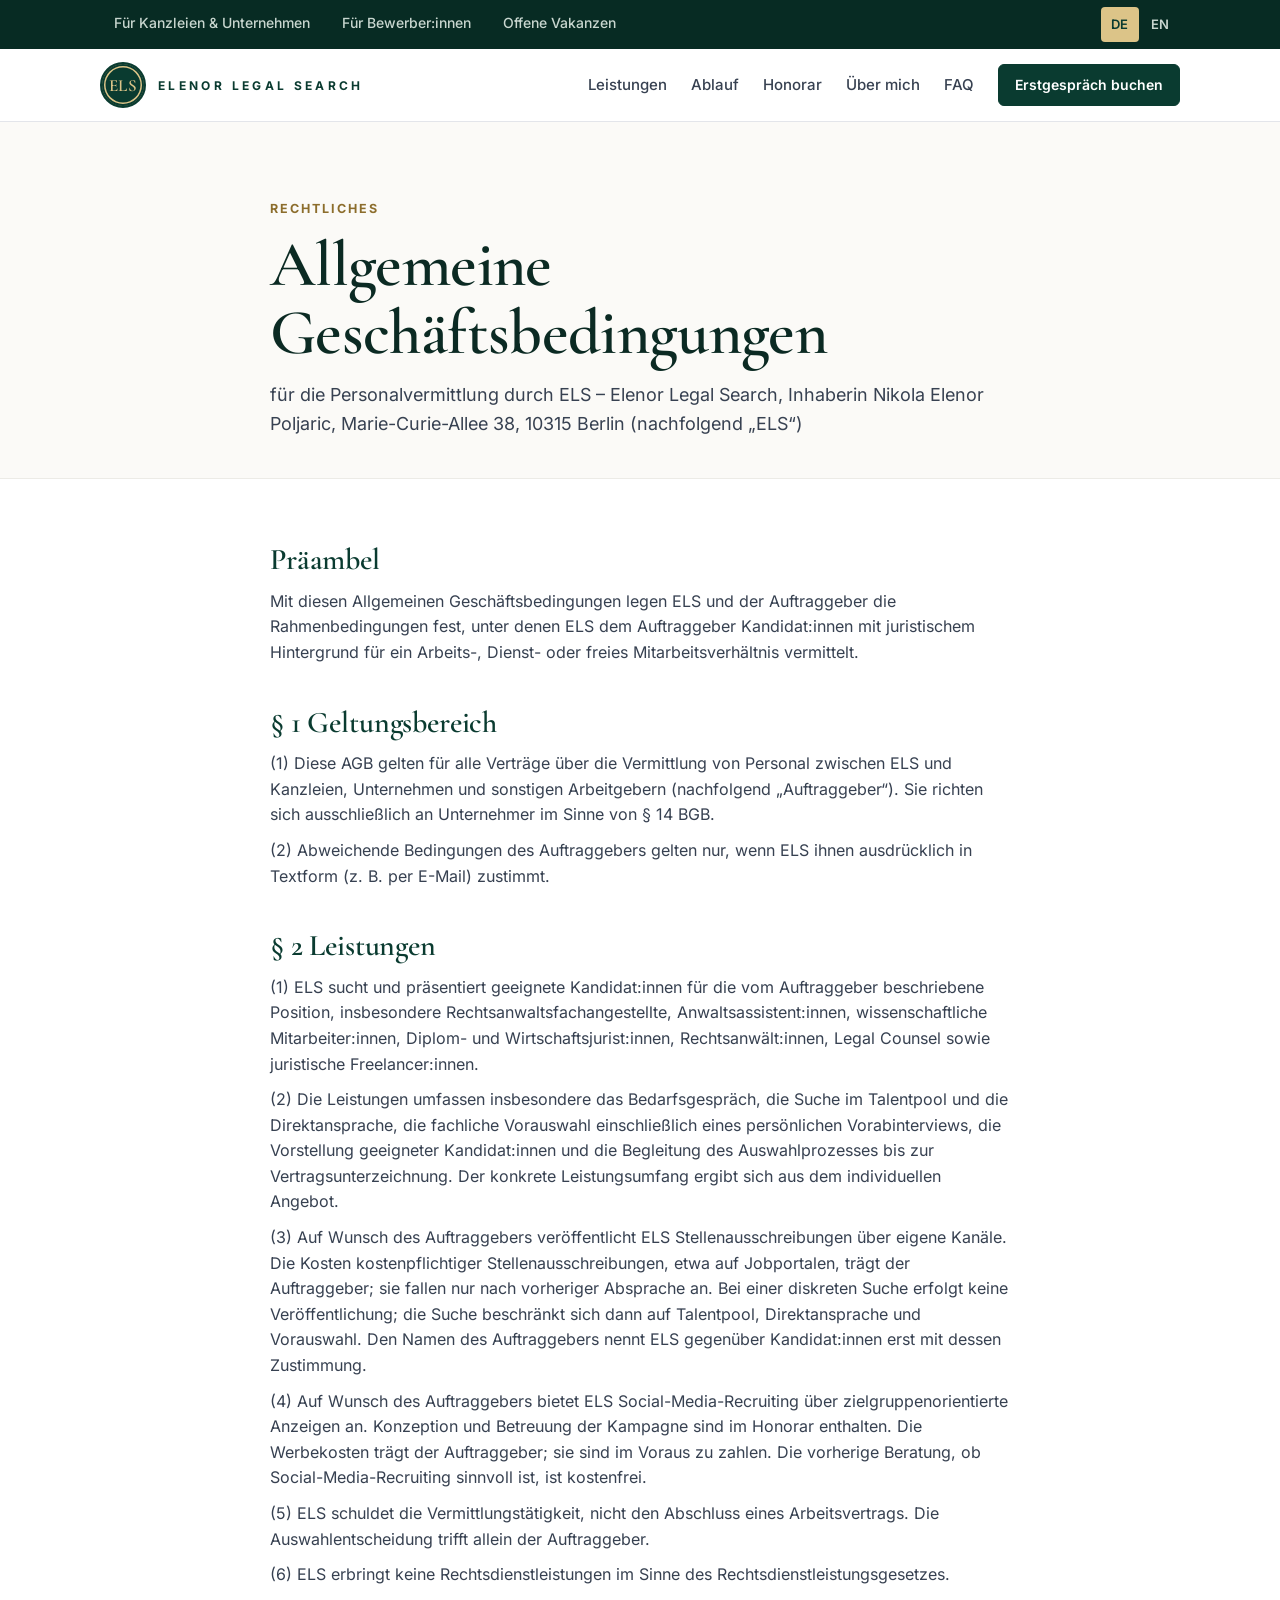
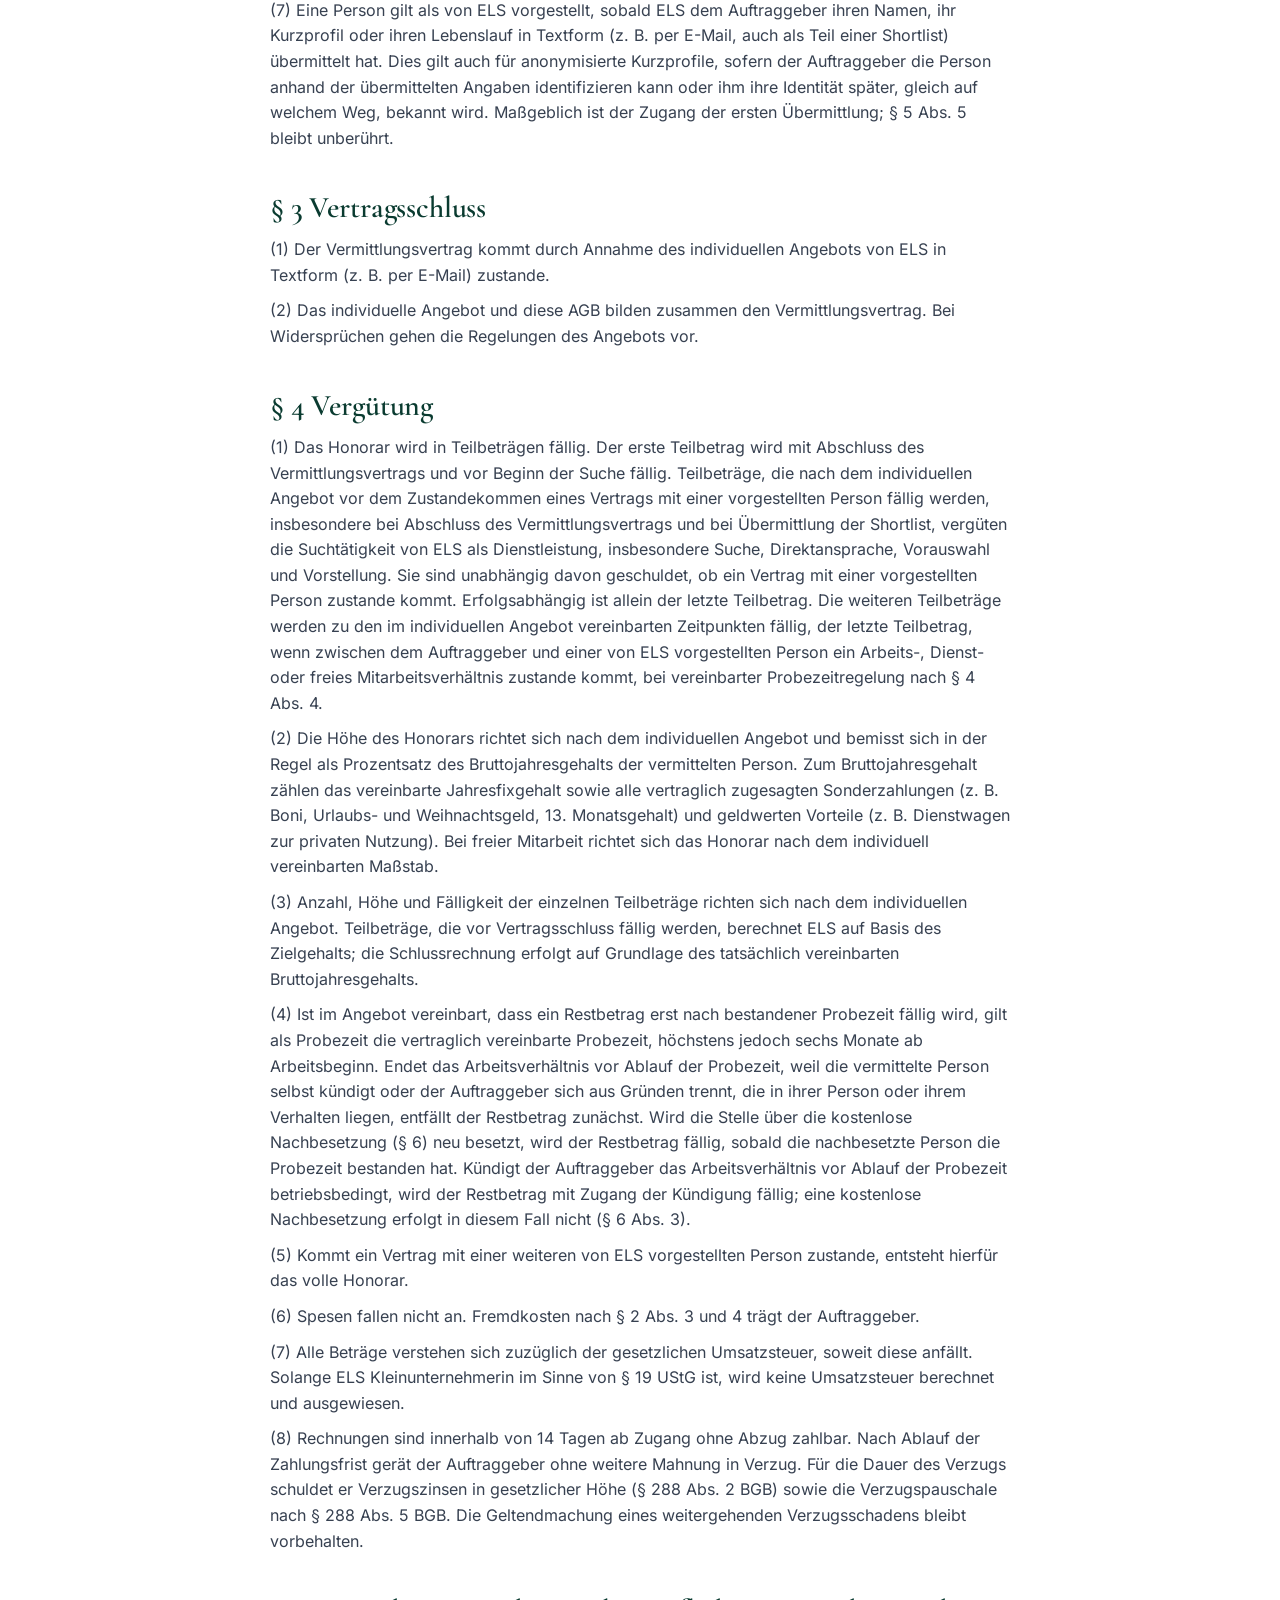
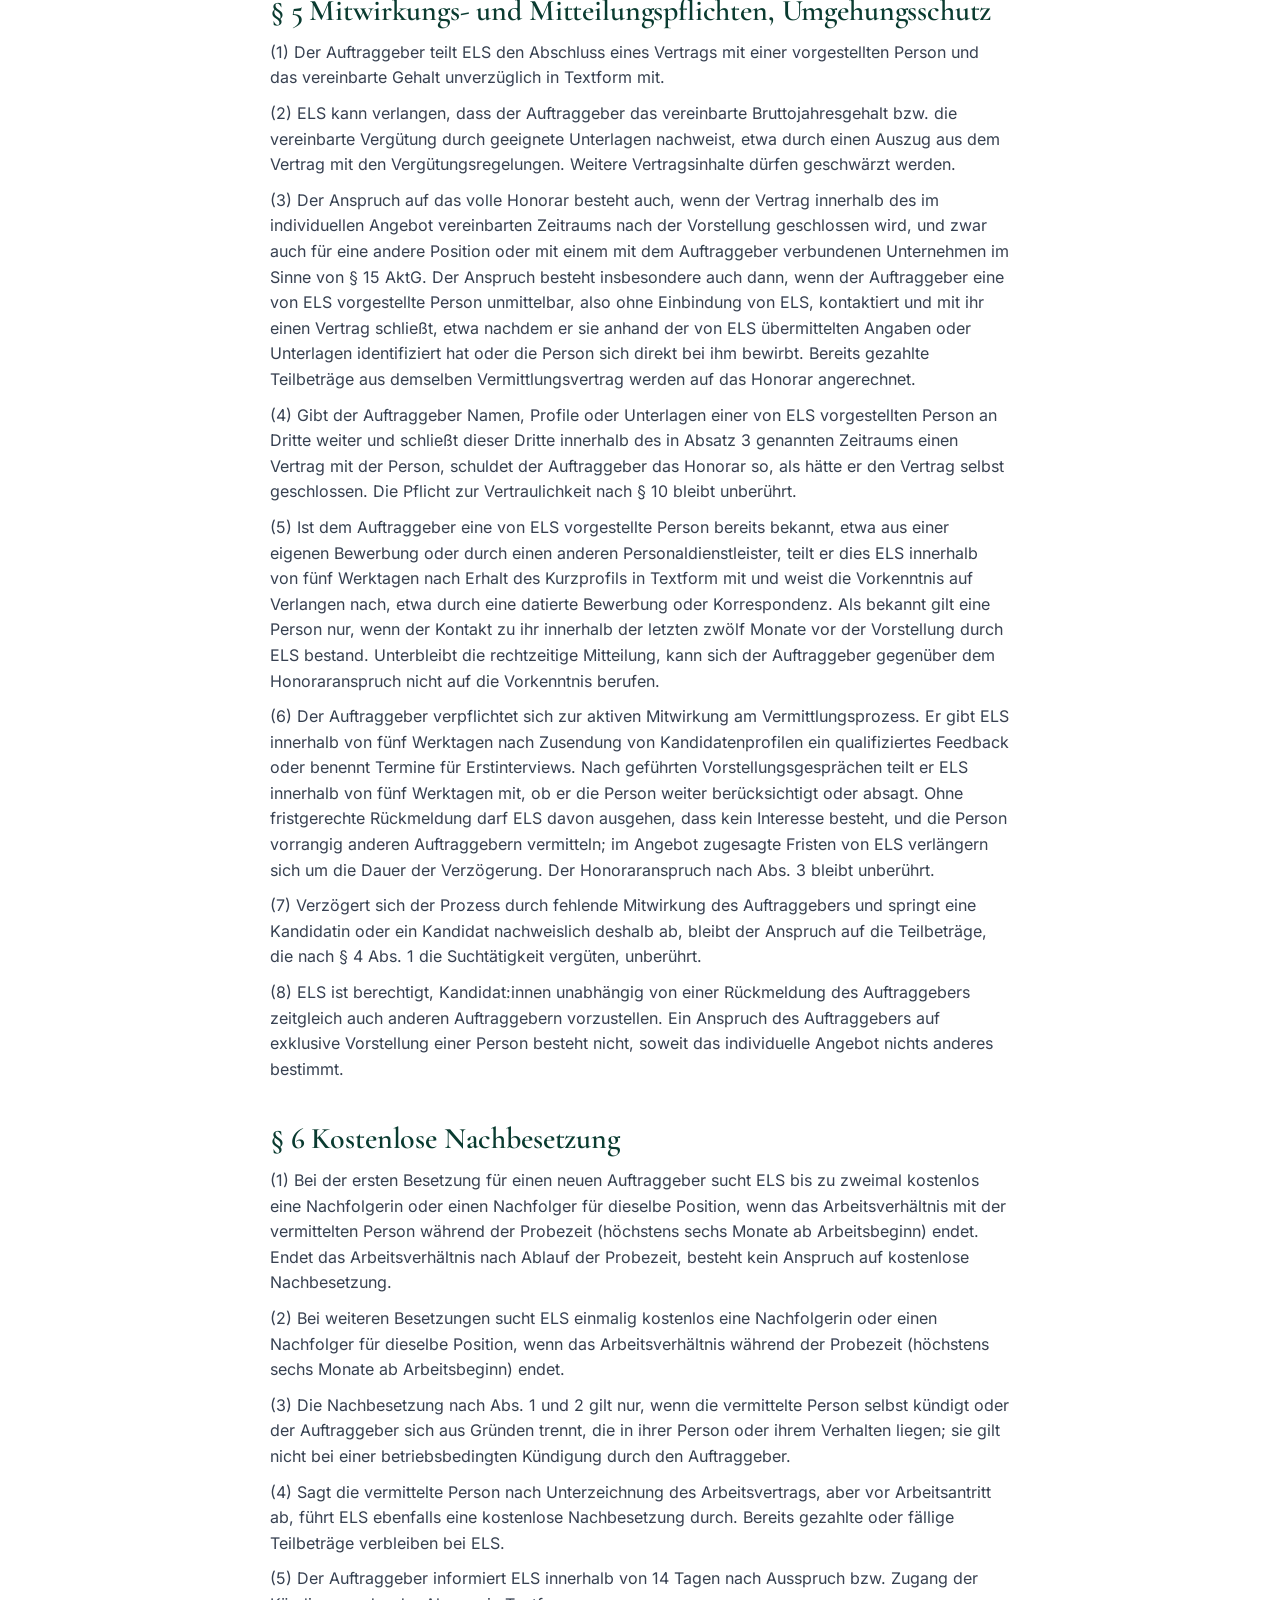
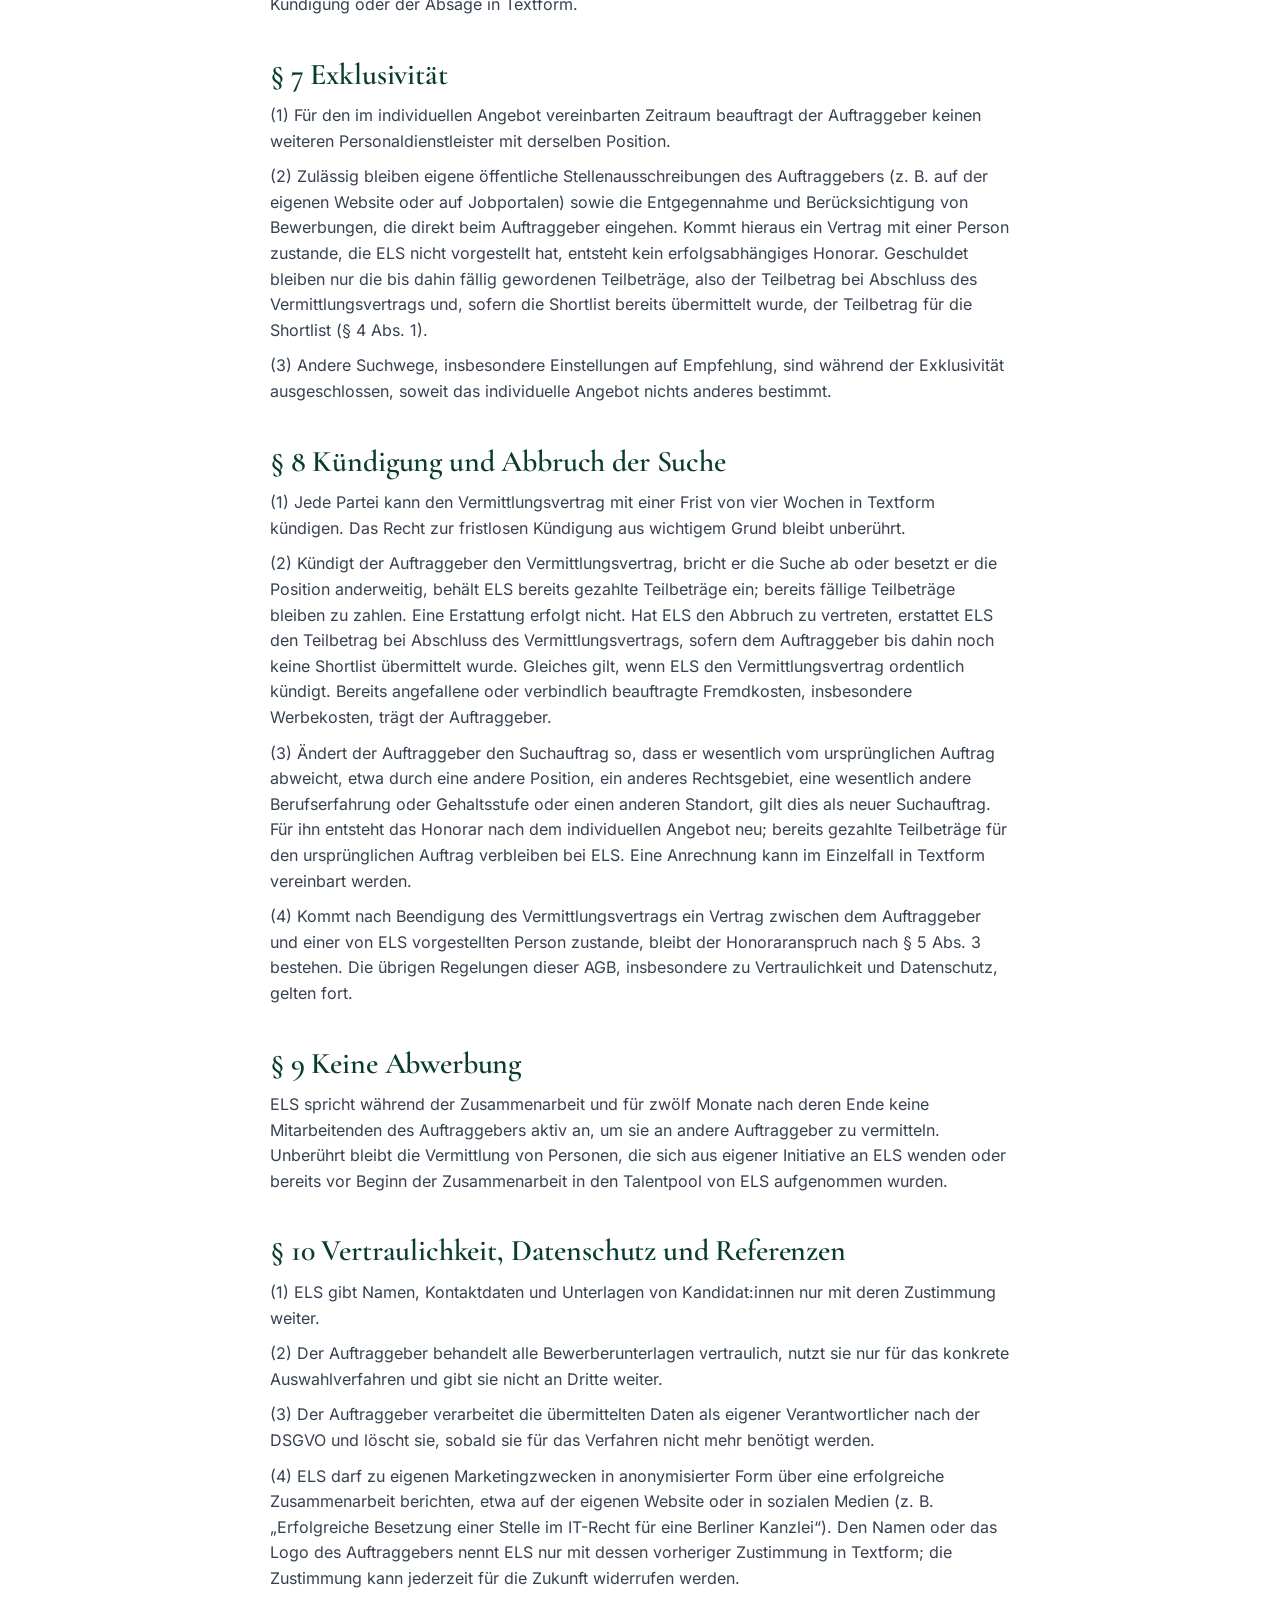
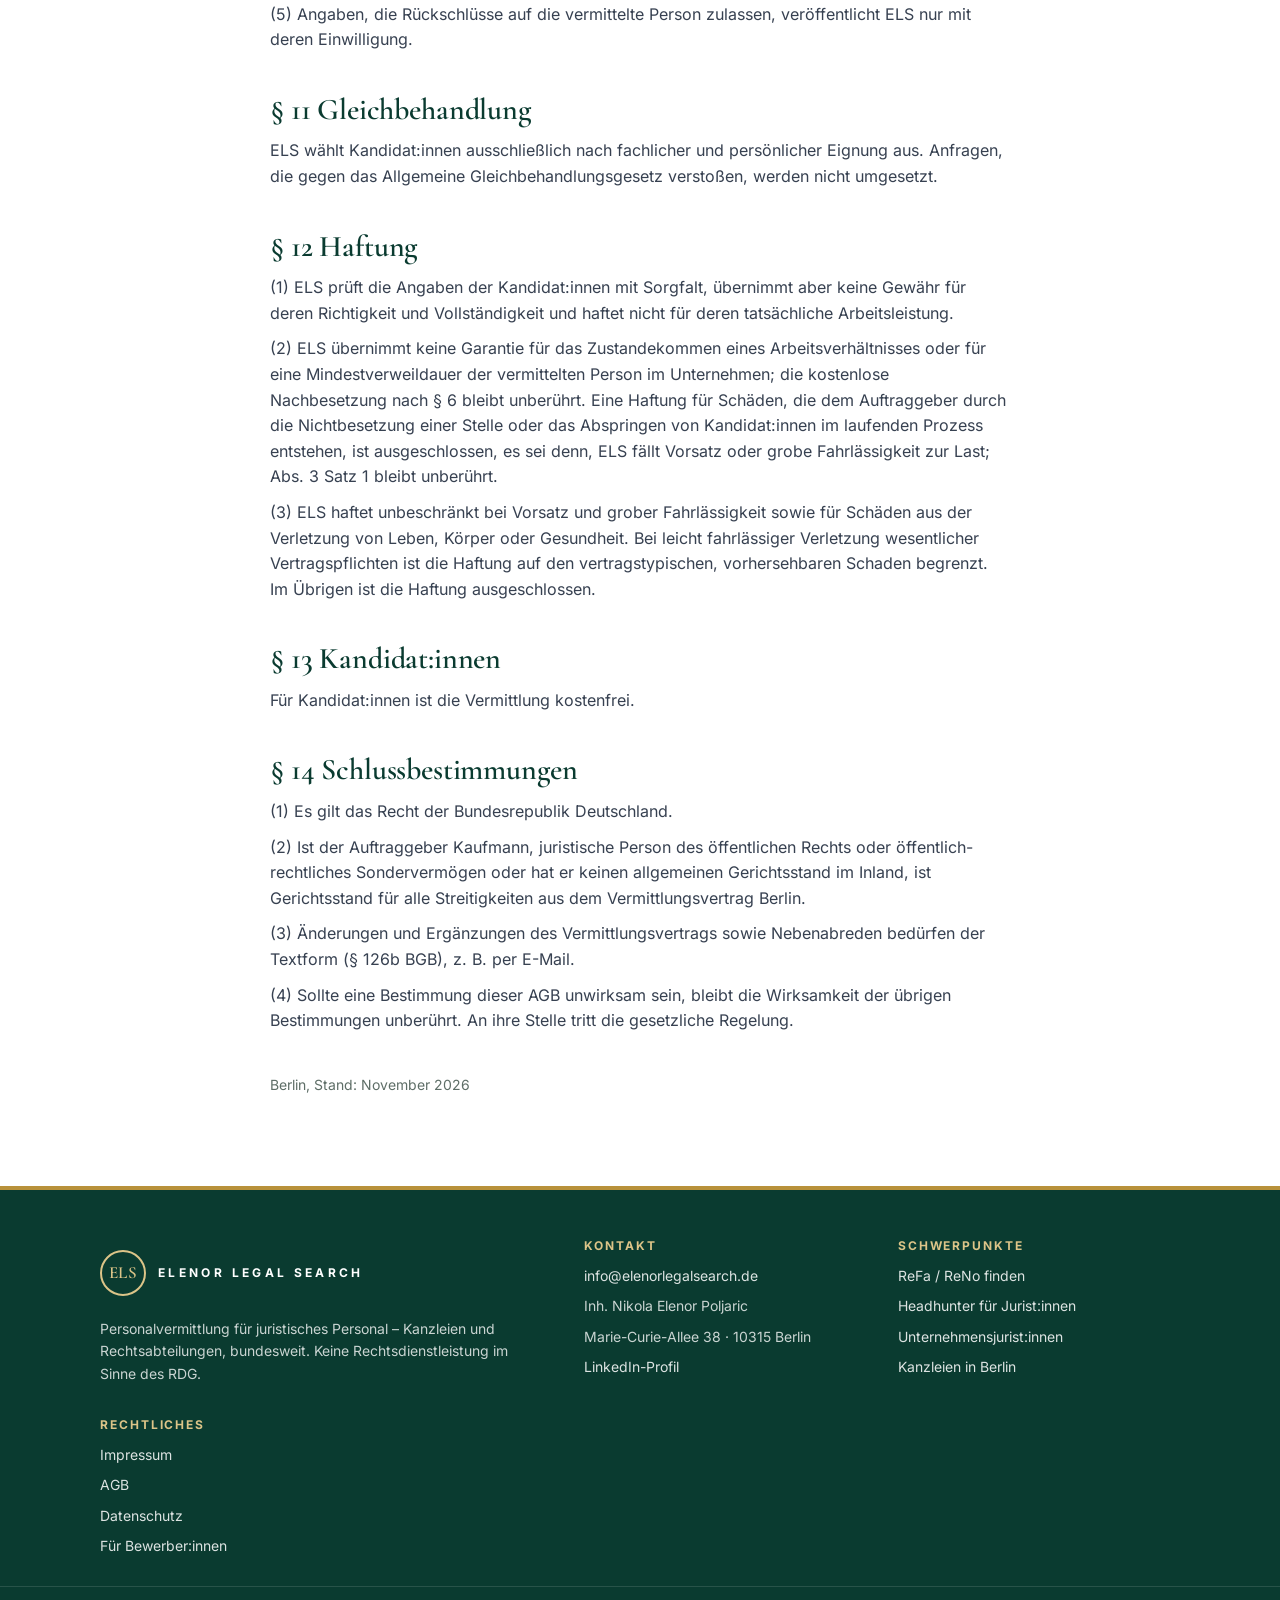
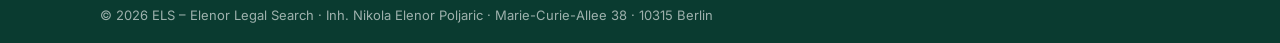
<file: agb.html>
<!doctype html>
<html lang="de">
<head>
<meta charset="utf-8">
<meta name="viewport" content="width=device-width, initial-scale=1">
<title>Allgemeine Geschäftsbedingungen | ELS – Elenor Legal Search</title>
<meta name="description" content="AGB von ELS – Elenor Legal Search für die Personalvermittlung.">
<meta name="robots" content="noindex,follow">
<link rel="canonical" href="https://www.elenorlegalsearch.com/agb.html">
<meta property="og:type" content="website">
<meta property="og:locale" content="de_DE">
<meta property="og:site_name" content="ELS – Elenor Legal Search">
<meta property="og:title" content="Allgemeine Geschäftsbedingungen | ELS – Elenor Legal Search">
<meta property="og:description" content="AGB von ELS – Elenor Legal Search für die Personalvermittlung.">
<meta property="og:url" content="https://www.elenorlegalsearch.com/agb.html">
<meta property="og:image" content="https://www.elenorlegalsearch.com/assets/og-image.png">
<meta name="theme-color" content="#0A3B30">
<meta name="color-scheme" content="light only">
<link rel="icon" href="data:image/svg+xml,%3Csvg xmlns='http://www.w3.org/2000/svg' viewBox='0 0 64 64'%3E%3Ccircle cx='32' cy='32' r='31' fill='%230A3B30'/%3E%3Ccircle cx='32' cy='32' r='26.5' fill='none' stroke='%23DCC488' stroke-width='2'/%3E%3Ctext x='32' y='40' text-anchor='middle' font-family='Georgia,serif' font-size='21' font-weight='600' fill='%23DCC488'%3EELS%3C/text%3E%3C/svg%3E">
<link rel="stylesheet" href="assets/fonts.css">
<link rel="stylesheet" href="assets/site.css">
<link rel="stylesheet" href="assets/els.css">
<script src="assets/analytics.js" defer></script>
</head>
<body>
<div class="els-topbar">
  <div class="els-topbar-in">
    <nav class="els-tabs" aria-label="Bereich wählen"><a class="els-tab" href="index.html">Für Kanzleien &amp; Unternehmen</a><a class="els-tab" href="bewerber.html">Für Bewerber:innen</a><a class="els-tab" href="vakanzen.html">Offene Vakanzen</a></nav>
    <div class="els-lang" role="group" aria-label="Sprache wählen"><button type="button" data-lang="de" aria-pressed="true">DE</button><button type="button" data-lang="en" aria-pressed="false">EN</button></div>
  </div>
</div>
<header class="hdr">
  <div class="wrap hdr-in">
    <a class="els-logo" href="index.html" aria-label="ELS – Elenor Legal Search, zur Startseite"><span class="els-logo-mark">ELS</span><span class="els-logo-word">Elenor Legal Search</span></a>
    <nav aria-label="Hauptnavigation">
      <a class="nl" href="index.html#leistungen">Leistungen</a>
      <a class="nl" href="index.html#ablauf">Ablauf</a>
      <a class="nl" href="index.html#honorar">Honorar</a>
      <a class="nl" href="ueber-mich.html">Über mich</a>
      <a class="nl" href="index.html#faq">FAQ</a>
      <a class="btn btn-sm" href="index.html#kontakt">Erstgespräch buchen</a>
    </nav>
  </div>
</header>
<main>
<section class="legal-hero"><div class="wrap narrow"><p class="eyebrow">Rechtliches</p><h1>Allgemeine Geschäftsbedingungen</h1><p class="lead">für die Personalvermittlung durch ELS – Elenor Legal Search, Inhaberin Nikola Elenor Poljaric, Marie-Curie-Allee 38, 10315 Berlin (nachfolgend „ELS“)</p></div></section>
<section class="legal"><div class="wrap narrow">
<h2>Präambel</h2>
<p>Mit diesen Allgemeinen Geschäftsbedingungen legen ELS und der Auftraggeber die Rahmenbedingungen fest, unter denen ELS dem Auftraggeber Kandidat:innen mit juristischem Hintergrund für ein Arbeits-, Dienst- oder freies Mitarbeitsverhältnis vermittelt.</p>

<h2>§ 1 Geltungsbereich</h2>
<p>(1) Diese AGB gelten für alle Verträge über die Vermittlung von Personal zwischen ELS und Kanzleien, Unternehmen und sonstigen Arbeitgebern (nachfolgend „Auftraggeber“). Sie richten sich ausschließlich an Unternehmer im Sinne von § 14 BGB.</p>
<p>(2) Abweichende Bedingungen des Auftraggebers gelten nur, wenn ELS ihnen ausdrücklich in Textform (z.&nbsp;B. per E-Mail) zustimmt.</p>

<h2>§ 2 Leistungen</h2>
<p>(1) ELS sucht und präsentiert geeignete Kandidat:innen für die vom Auftraggeber beschriebene Position, insbesondere Rechtsanwaltsfachangestellte, Anwaltsassistent:innen, wissenschaftliche Mitarbeiter:innen, Diplom- und Wirtschaftsjurist:innen, Rechtsanwält:innen, Legal Counsel sowie juristische Freelancer:innen.</p>
<p>(2) Die Leistungen umfassen insbesondere das Bedarfsgespräch, die Suche im Talentpool und die Direktansprache, die fachliche Vorauswahl einschließlich eines persönlichen Vorabinterviews, die Vorstellung geeigneter Kandidat:innen und die Begleitung des Auswahlprozesses bis zur Vertragsunterzeichnung. Der konkrete Leistungsumfang ergibt sich aus dem individuellen Angebot.</p>
<p>(3) Auf Wunsch des Auftraggebers veröffentlicht ELS Stellenausschreibungen über eigene Kanäle. Die Kosten kostenpflichtiger Stellenausschreibungen, etwa auf Jobportalen, trägt der Auftraggeber; sie fallen nur nach vorheriger Absprache an. Bei einer diskreten Suche erfolgt keine Veröffentlichung; die Suche beschränkt sich dann auf Talentpool, Direktansprache und Vorauswahl. Den Namen des Auftraggebers nennt ELS gegenüber Kandidat:innen erst mit dessen Zustimmung.</p>
<p>(4) Auf Wunsch des Auftraggebers bietet ELS Social-Media-Recruiting über zielgruppenorientierte Anzeigen an. Konzeption und Betreuung der Kampagne sind im Honorar enthalten. Die Werbekosten trägt der Auftraggeber; sie sind im Voraus zu zahlen. Die vorherige Beratung, ob Social-Media-Recruiting sinnvoll ist, ist kostenfrei.</p>
<p>(5) ELS schuldet die Vermittlungstätigkeit, nicht den Abschluss eines Arbeitsvertrags. Die Auswahlentscheidung trifft allein der Auftraggeber.</p>
<p>(6) ELS erbringt keine Rechtsdienstleistungen im Sinne des Rechtsdienstleistungsgesetzes.</p>
<p>(7) Eine Person gilt als von ELS vorgestellt, sobald ELS dem Auftraggeber ihren Namen, ihr Kurzprofil oder ihren Lebenslauf in Textform (z.&nbsp;B. per E-Mail, auch als Teil einer Shortlist) übermittelt hat. Dies gilt auch für anonymisierte Kurzprofile, sofern der Auftraggeber die Person anhand der übermittelten Angaben identifizieren kann oder ihm ihre Identität später, gleich auf welchem Weg, bekannt wird. Maßgeblich ist der Zugang der ersten Übermittlung; § 5 Abs. 5 bleibt unberührt.</p>

<h2>§ 3 Vertragsschluss</h2>
<p>(1) Der Vermittlungsvertrag kommt durch Annahme des individuellen Angebots von ELS in Textform (z.&nbsp;B. per E-Mail) zustande.</p>
<p>(2) Das individuelle Angebot und diese AGB bilden zusammen den Vermittlungsvertrag. Bei Widersprüchen gehen die Regelungen des Angebots vor.</p>

<h2>§ 4 Vergütung</h2>
<p>(1) Das Honorar wird in Teilbeträgen fällig. Der erste Teilbetrag wird mit Abschluss des Vermittlungsvertrags und vor Beginn der Suche fällig. Teilbeträge, die nach dem individuellen Angebot vor dem Zustandekommen eines Vertrags mit einer vorgestellten Person fällig werden, insbesondere bei Abschluss des Vermittlungsvertrags und bei Übermittlung der Shortlist, vergüten die Suchtätigkeit von ELS als Dienstleistung, insbesondere Suche, Direktansprache, Vorauswahl und Vorstellung. Sie sind unabhängig davon geschuldet, ob ein Vertrag mit einer vorgestellten Person zustande kommt. Erfolgsabhängig ist allein der letzte Teilbetrag. Die weiteren Teilbeträge werden zu den im individuellen Angebot vereinbarten Zeitpunkten fällig, der letzte Teilbetrag, wenn zwischen dem Auftraggeber und einer von ELS vorgestellten Person ein Arbeits-, Dienst- oder freies Mitarbeitsverhältnis zustande kommt, bei vereinbarter Probezeitregelung nach § 4 Abs. 4.</p>
<p>(2) Die Höhe des Honorars richtet sich nach dem individuellen Angebot und bemisst sich in der Regel als Prozentsatz des Bruttojahresgehalts der vermittelten Person. Zum Bruttojahresgehalt zählen das vereinbarte Jahresfixgehalt sowie alle vertraglich zugesagten Sonderzahlungen (z.&nbsp;B. Boni, Urlaubs- und Weihnachtsgeld, 13. Monatsgehalt) und geldwerten Vorteile (z.&nbsp;B. Dienstwagen zur privaten Nutzung). Bei freier Mitarbeit richtet sich das Honorar nach dem individuell vereinbarten Maßstab.</p>
<p>(3) Anzahl, Höhe und Fälligkeit der einzelnen Teilbeträge richten sich nach dem individuellen Angebot. Teilbeträge, die vor Vertragsschluss fällig werden, berechnet ELS auf Basis des Zielgehalts; die Schlussrechnung erfolgt auf Grundlage des tatsächlich vereinbarten Bruttojahresgehalts.</p>
<p>(4) Ist im Angebot vereinbart, dass ein Restbetrag erst nach bestandener Probezeit fällig wird, gilt als Probezeit die vertraglich vereinbarte Probezeit, höchstens jedoch sechs Monate ab Arbeitsbeginn. Endet das Arbeitsverhältnis vor Ablauf der Probezeit, weil die vermittelte Person selbst kündigt oder der Auftraggeber sich aus Gründen trennt, die in ihrer Person oder ihrem Verhalten liegen, entfällt der Restbetrag zunächst. Wird die Stelle über die kostenlose Nachbesetzung (§ 6) neu besetzt, wird der Restbetrag fällig, sobald die nachbesetzte Person die Probezeit bestanden hat. Kündigt der Auftraggeber das Arbeitsverhältnis vor Ablauf der Probezeit betriebsbedingt, wird der Restbetrag mit Zugang der Kündigung fällig; eine kostenlose Nachbesetzung erfolgt in diesem Fall nicht (§ 6 Abs. 3).</p>
<p>(5) Kommt ein Vertrag mit einer weiteren von ELS vorgestellten Person zustande, entsteht hierfür das volle Honorar.</p>
<p>(6) Spesen fallen nicht an. Fremdkosten nach § 2 Abs. 3 und 4 trägt der Auftraggeber.</p>
<p>(7) Alle Beträge verstehen sich zuzüglich der gesetzlichen Umsatzsteuer, soweit diese anfällt. Solange ELS Kleinunternehmerin im Sinne von § 19 UStG ist, wird keine Umsatzsteuer berechnet und ausgewiesen.</p>
<p>(8) Rechnungen sind innerhalb von 14 Tagen ab Zugang ohne Abzug zahlbar. Nach Ablauf der Zahlungsfrist gerät der Auftraggeber ohne weitere Mahnung in Verzug. Für die Dauer des Verzugs schuldet er Verzugszinsen in gesetzlicher Höhe (§ 288 Abs. 2 BGB) sowie die Verzugspauschale nach § 288 Abs. 5 BGB. Die Geltendmachung eines weitergehenden Verzugsschadens bleibt vorbehalten.</p>

<h2>§ 5 Mitwirkungs- und Mitteilungspflichten, Umgehungsschutz</h2>
<p>(1) Der Auftraggeber teilt ELS den Abschluss eines Vertrags mit einer vorgestellten Person und das vereinbarte Gehalt unverzüglich in Textform mit.</p>
<p>(2) ELS kann verlangen, dass der Auftraggeber das vereinbarte Bruttojahresgehalt bzw. die vereinbarte Vergütung durch geeignete Unterlagen nachweist, etwa durch einen Auszug aus dem Vertrag mit den Vergütungsregelungen. Weitere Vertragsinhalte dürfen geschwärzt werden.</p>
<p>(3) Der Anspruch auf das volle Honorar besteht auch, wenn der Vertrag innerhalb des im individuellen Angebot vereinbarten Zeitraums nach der Vorstellung geschlossen wird, und zwar auch für eine andere Position oder mit einem mit dem Auftraggeber verbundenen Unternehmen im Sinne von § 15 AktG. Der Anspruch besteht insbesondere auch dann, wenn der Auftraggeber eine von ELS vorgestellte Person unmittelbar, also ohne Einbindung von ELS, kontaktiert und mit ihr einen Vertrag schließt, etwa nachdem er sie anhand der von ELS übermittelten Angaben oder Unterlagen identifiziert hat oder die Person sich direkt bei ihm bewirbt. Bereits gezahlte Teilbeträge aus demselben Vermittlungsvertrag werden auf das Honorar angerechnet.</p>
<p>(4) Gibt der Auftraggeber Namen, Profile oder Unterlagen einer von ELS vorgestellten Person an Dritte weiter und schließt dieser Dritte innerhalb des in Absatz 3 genannten Zeitraums einen Vertrag mit der Person, schuldet der Auftraggeber das Honorar so, als hätte er den Vertrag selbst geschlossen. Die Pflicht zur Vertraulichkeit nach § 10 bleibt unberührt.</p>
<p>(5) Ist dem Auftraggeber eine von ELS vorgestellte Person bereits bekannt, etwa aus einer eigenen Bewerbung oder durch einen anderen Personaldienstleister, teilt er dies ELS innerhalb von fünf Werktagen nach Erhalt des Kurzprofils in Textform mit und weist die Vorkenntnis auf Verlangen nach, etwa durch eine datierte Bewerbung oder Korrespondenz. Als bekannt gilt eine Person nur, wenn der Kontakt zu ihr innerhalb der letzten zwölf Monate vor der Vorstellung durch ELS bestand. Unterbleibt die rechtzeitige Mitteilung, kann sich der Auftraggeber gegenüber dem Honoraranspruch nicht auf die Vorkenntnis berufen.</p>
<p>(6) Der Auftraggeber verpflichtet sich zur aktiven Mitwirkung am Vermittlungsprozess. Er gibt ELS innerhalb von fünf Werktagen nach Zusendung von Kandidatenprofilen ein qualifiziertes Feedback oder benennt Termine für Erstinterviews. Nach geführten Vorstellungsgesprächen teilt er ELS innerhalb von fünf Werktagen mit, ob er die Person weiter berücksichtigt oder absagt. Ohne fristgerechte Rückmeldung darf ELS davon ausgehen, dass kein Interesse besteht, und die Person vorrangig anderen Auftraggebern vermitteln; im Angebot zugesagte Fristen von ELS verlängern sich um die Dauer der Verzögerung. Der Honoraranspruch nach Abs. 3 bleibt unberührt.</p>
<p>(7) Verzögert sich der Prozess durch fehlende Mitwirkung des Auftraggebers und springt eine Kandidatin oder ein Kandidat nachweislich deshalb ab, bleibt der Anspruch auf die Teilbeträge, die nach § 4 Abs. 1 die Suchtätigkeit vergüten, unberührt.</p>
<p>(8) ELS ist berechtigt, Kandidat:innen unabhängig von einer Rückmeldung des Auftraggebers zeitgleich auch anderen Auftraggebern vorzustellen. Ein Anspruch des Auftraggebers auf exklusive Vorstellung einer Person besteht nicht, soweit das individuelle Angebot nichts anderes bestimmt.</p>

<h2>§ 6 Kostenlose Nachbesetzung</h2>
<p>(1) Bei der ersten Besetzung für einen neuen Auftraggeber sucht ELS bis zu zweimal kostenlos eine Nachfolgerin oder einen Nachfolger für dieselbe Position, wenn das Arbeitsverhältnis mit der vermittelten Person während der Probezeit (höchstens sechs Monate ab Arbeitsbeginn) endet. Endet das Arbeitsverhältnis nach Ablauf der Probezeit, besteht kein Anspruch auf kostenlose Nachbesetzung.</p>
<p>(2) Bei weiteren Besetzungen sucht ELS einmalig kostenlos eine Nachfolgerin oder einen Nachfolger für dieselbe Position, wenn das Arbeitsverhältnis während der Probezeit (höchstens sechs Monate ab Arbeitsbeginn) endet.</p>
<p>(3) Die Nachbesetzung nach Abs. 1 und 2 gilt nur, wenn die vermittelte Person selbst kündigt oder der Auftraggeber sich aus Gründen trennt, die in ihrer Person oder ihrem Verhalten liegen; sie gilt nicht bei einer betriebsbedingten Kündigung durch den Auftraggeber.</p>
<p>(4) Sagt die vermittelte Person nach Unterzeichnung des Arbeitsvertrags, aber vor Arbeitsantritt ab, führt ELS ebenfalls eine kostenlose Nachbesetzung durch. Bereits gezahlte oder fällige Teilbeträge verbleiben bei ELS.</p>
<p>(5) Der Auftraggeber informiert ELS innerhalb von 14 Tagen nach Ausspruch bzw. Zugang der Kündigung oder der Absage in Textform.</p>

<h2>§ 7 Exklusivität</h2>
<p>(1) Für den im individuellen Angebot vereinbarten Zeitraum beauftragt der Auftraggeber keinen weiteren Personaldienstleister mit derselben Position.</p>
<p>(2) Zulässig bleiben eigene öffentliche Stellenausschreibungen des Auftraggebers (z.&nbsp;B. auf der eigenen Website oder auf Jobportalen) sowie die Entgegennahme und Berücksichtigung von Bewerbungen, die direkt beim Auftraggeber eingehen. Kommt hieraus ein Vertrag mit einer Person zustande, die ELS nicht vorgestellt hat, entsteht kein erfolgsabhängiges Honorar. Geschuldet bleiben nur die bis dahin fällig gewordenen Teilbeträge, also der Teilbetrag bei Abschluss des Vermittlungsvertrags und, sofern die Shortlist bereits übermittelt wurde, der Teilbetrag für die Shortlist (§ 4 Abs. 1).</p>
<p>(3) Andere Suchwege, insbesondere Einstellungen auf Empfehlung, sind während der Exklusivität ausgeschlossen, soweit das individuelle Angebot nichts anderes bestimmt.</p>

<h2>§ 8 Kündigung und Abbruch der Suche</h2>
<p>(1) Jede Partei kann den Vermittlungsvertrag mit einer Frist von vier Wochen in Textform kündigen. Das Recht zur fristlosen Kündigung aus wichtigem Grund bleibt unberührt.</p>
<p>(2) Kündigt der Auftraggeber den Vermittlungsvertrag, bricht er die Suche ab oder besetzt er die Position anderweitig, behält ELS bereits gezahlte Teilbeträge ein; bereits fällige Teilbeträge bleiben zu zahlen. Eine Erstattung erfolgt nicht. Hat ELS den Abbruch zu vertreten, erstattet ELS den Teilbetrag bei Abschluss des Vermittlungsvertrags, sofern dem Auftraggeber bis dahin noch keine Shortlist übermittelt wurde. Gleiches gilt, wenn ELS den Vermittlungsvertrag ordentlich kündigt. Bereits angefallene oder verbindlich beauftragte Fremdkosten, insbesondere Werbekosten, trägt der Auftraggeber.</p>
<p>(3) Ändert der Auftraggeber den Suchauftrag so, dass er wesentlich vom ursprünglichen Auftrag abweicht, etwa durch eine andere Position, ein anderes Rechtsgebiet, eine wesentlich andere Berufserfahrung oder Gehaltsstufe oder einen anderen Standort, gilt dies als neuer Suchauftrag. Für ihn entsteht das Honorar nach dem individuellen Angebot neu; bereits gezahlte Teilbeträge für den ursprünglichen Auftrag verbleiben bei ELS. Eine Anrechnung kann im Einzelfall in Textform vereinbart werden.</p>
<p>(4) Kommt nach Beendigung des Vermittlungsvertrags ein Vertrag zwischen dem Auftraggeber und einer von ELS vorgestellten Person zustande, bleibt der Honoraranspruch nach § 5 Abs. 3 bestehen. Die übrigen Regelungen dieser AGB, insbesondere zu Vertraulichkeit und Datenschutz, gelten fort.</p>

<h2>§ 9 Keine Abwerbung</h2>
<p>ELS spricht während der Zusammenarbeit und für zwölf Monate nach deren Ende keine Mitarbeitenden des Auftraggebers aktiv an, um sie an andere Auftraggeber zu vermitteln. Unberührt bleibt die Vermittlung von Personen, die sich aus eigener Initiative an ELS wenden oder bereits vor Beginn der Zusammenarbeit in den Talentpool von ELS aufgenommen wurden.</p>

<h2>§ 10 Vertraulichkeit, Datenschutz und Referenzen</h2>
<p>(1) ELS gibt Namen, Kontaktdaten und Unterlagen von Kandidat:innen nur mit deren Zustimmung weiter.</p>
<p>(2) Der Auftraggeber behandelt alle Bewerberunterlagen vertraulich, nutzt sie nur für das konkrete Auswahlverfahren und gibt sie nicht an Dritte weiter.</p>
<p>(3) Der Auftraggeber verarbeitet die übermittelten Daten als eigener Verantwortlicher nach der DSGVO und löscht sie, sobald sie für das Verfahren nicht mehr benötigt werden.</p>
<p>(4) ELS darf zu eigenen Marketingzwecken in anonymisierter Form über eine erfolgreiche Zusammenarbeit berichten, etwa auf der eigenen Website oder in sozialen Medien (z.&nbsp;B. „Erfolgreiche Besetzung einer Stelle im IT-Recht für eine Berliner Kanzlei“). Den Namen oder das Logo des Auftraggebers nennt ELS nur mit dessen vorheriger Zustimmung in Textform; die Zustimmung kann jederzeit für die Zukunft widerrufen werden.</p>
<p>(5) Angaben, die Rückschlüsse auf die vermittelte Person zulassen, veröffentlicht ELS nur mit deren Einwilligung.</p>

<h2>§ 11 Gleichbehandlung</h2>
<p>ELS wählt Kandidat:innen ausschließlich nach fachlicher und persönlicher Eignung aus. Anfragen, die gegen das Allgemeine Gleichbehandlungsgesetz verstoßen, werden nicht umgesetzt.</p>

<h2>§ 12 Haftung</h2>
<p>(1) ELS prüft die Angaben der Kandidat:innen mit Sorgfalt, übernimmt aber keine Gewähr für deren Richtigkeit und Vollständigkeit und haftet nicht für deren tatsächliche Arbeitsleistung.</p>
<p>(2) ELS übernimmt keine Garantie für das Zustandekommen eines Arbeitsverhältnisses oder für eine Mindestverweildauer der vermittelten Person im Unternehmen; die kostenlose Nachbesetzung nach § 6 bleibt unberührt. Eine Haftung für Schäden, die dem Auftraggeber durch die Nichtbesetzung einer Stelle oder das Abspringen von Kandidat:innen im laufenden Prozess entstehen, ist ausgeschlossen, es sei denn, ELS fällt Vorsatz oder grobe Fahrlässigkeit zur Last; Abs. 3 Satz 1 bleibt unberührt.</p>
<p>(3) ELS haftet unbeschränkt bei Vorsatz und grober Fahrlässigkeit sowie für Schäden aus der Verletzung von Leben, Körper oder Gesundheit. Bei leicht fahrlässiger Verletzung wesentlicher Vertragspflichten ist die Haftung auf den vertragstypischen, vorhersehbaren Schaden begrenzt. Im Übrigen ist die Haftung ausgeschlossen.</p>

<h2>§ 13 Kandidat:innen</h2>
<p>Für Kandidat:innen ist die Vermittlung kostenfrei.</p>

<h2>§ 14 Schlussbestimmungen</h2>
<p>(1) Es gilt das Recht der Bundesrepublik Deutschland.</p>
<p>(2) Ist der Auftraggeber Kaufmann, juristische Person des öffentlichen Rechts oder öffentlich-rechtliches Sondervermögen oder hat er keinen allgemeinen Gerichtsstand im Inland, ist Gerichtsstand für alle Streitigkeiten aus dem Vermittlungsvertrag Berlin.</p>
<p>(3) Änderungen und Ergänzungen des Vermittlungsvertrags sowie Nebenabreden bedürfen der Textform (§ 126b BGB), z.&nbsp;B. per E-Mail.</p>
<p>(4) Sollte eine Bestimmung dieser AGB unwirksam sein, bleibt die Wirksamkeit der übrigen Bestimmungen unberührt. An ihre Stelle tritt die gesetzliche Regelung.</p>
<p class="stand">Berlin, Stand: November 2026</p>
</div></section>
</main>
<footer class="ftr">
  <div class="wrap ftr-in">
    <div>
      <a class="els-logo" href="index.html"><span class="els-logo-mark">ELS</span><span class="els-logo-word">Elenor Legal Search</span></a>
      <p>Personalvermittlung für juristisches Personal – Kanzleien und Rechtsabteilungen, bundesweit. Keine Rechtsdienstleistung im Sinne des RDG.</p>
    </div>
    <div>
      <h2>Kontakt</h2>
      <ul>
        <li><a href="mailto:info@elenorlegalsearch.de">info@elenorlegalsearch.de</a></li>
        <li>Inh. Nikola Elenor Poljaric</li>
        <li>Marie-Curie-Allee 38 · 10315 Berlin</li>
        <li><a href="https://www.linkedin.com/in/nikola-elenor-poljaric-56ba25247/" target="_blank" rel="noopener">LinkedIn-Profil</a></li>
      </ul>
    </div>
    <nav aria-label="Schwerpunkte">
      <h2>Schwerpunkte</h2>
      <ul>
        <li><a href="rechtsanwaltsfachangestellte-finden.html">ReFa / ReNo finden</a></li>
        <li><a href="headhunter-juristen.html">Headhunter für Jurist:innen</a></li>
        <li><a href="unternehmensjuristen-syndikus.html">Unternehmensjurist:innen</a></li>
        <li><a href="personalvermittlung-kanzlei-berlin.html">Kanzleien in Berlin</a></li>
      </ul>
    </nav>
    <nav aria-label="Rechtliches">
      <h2>Rechtliches</h2>
      <ul>
        <li><a href="impressum.html">Impressum</a></li>
        <li><a href="agb.html">AGB</a></li>
        <li><a href="datenschutz.html">Datenschutz</a></li>
        <li><a href="bewerber.html">Für Bewerber:innen</a></li>
      </ul>
    </nav>
  </div>
  <div class="ftr-bot"><div class="wrap">© 2026 ELS – Elenor Legal Search · Inh. Nikola Elenor Poljaric · Marie-Curie-Allee 38 · 10315 Berlin</div></div>
</footer>
<script src="assets/i18n.js"></script>
<script src="assets/els.js"></script>
</body>
</html>
</file>
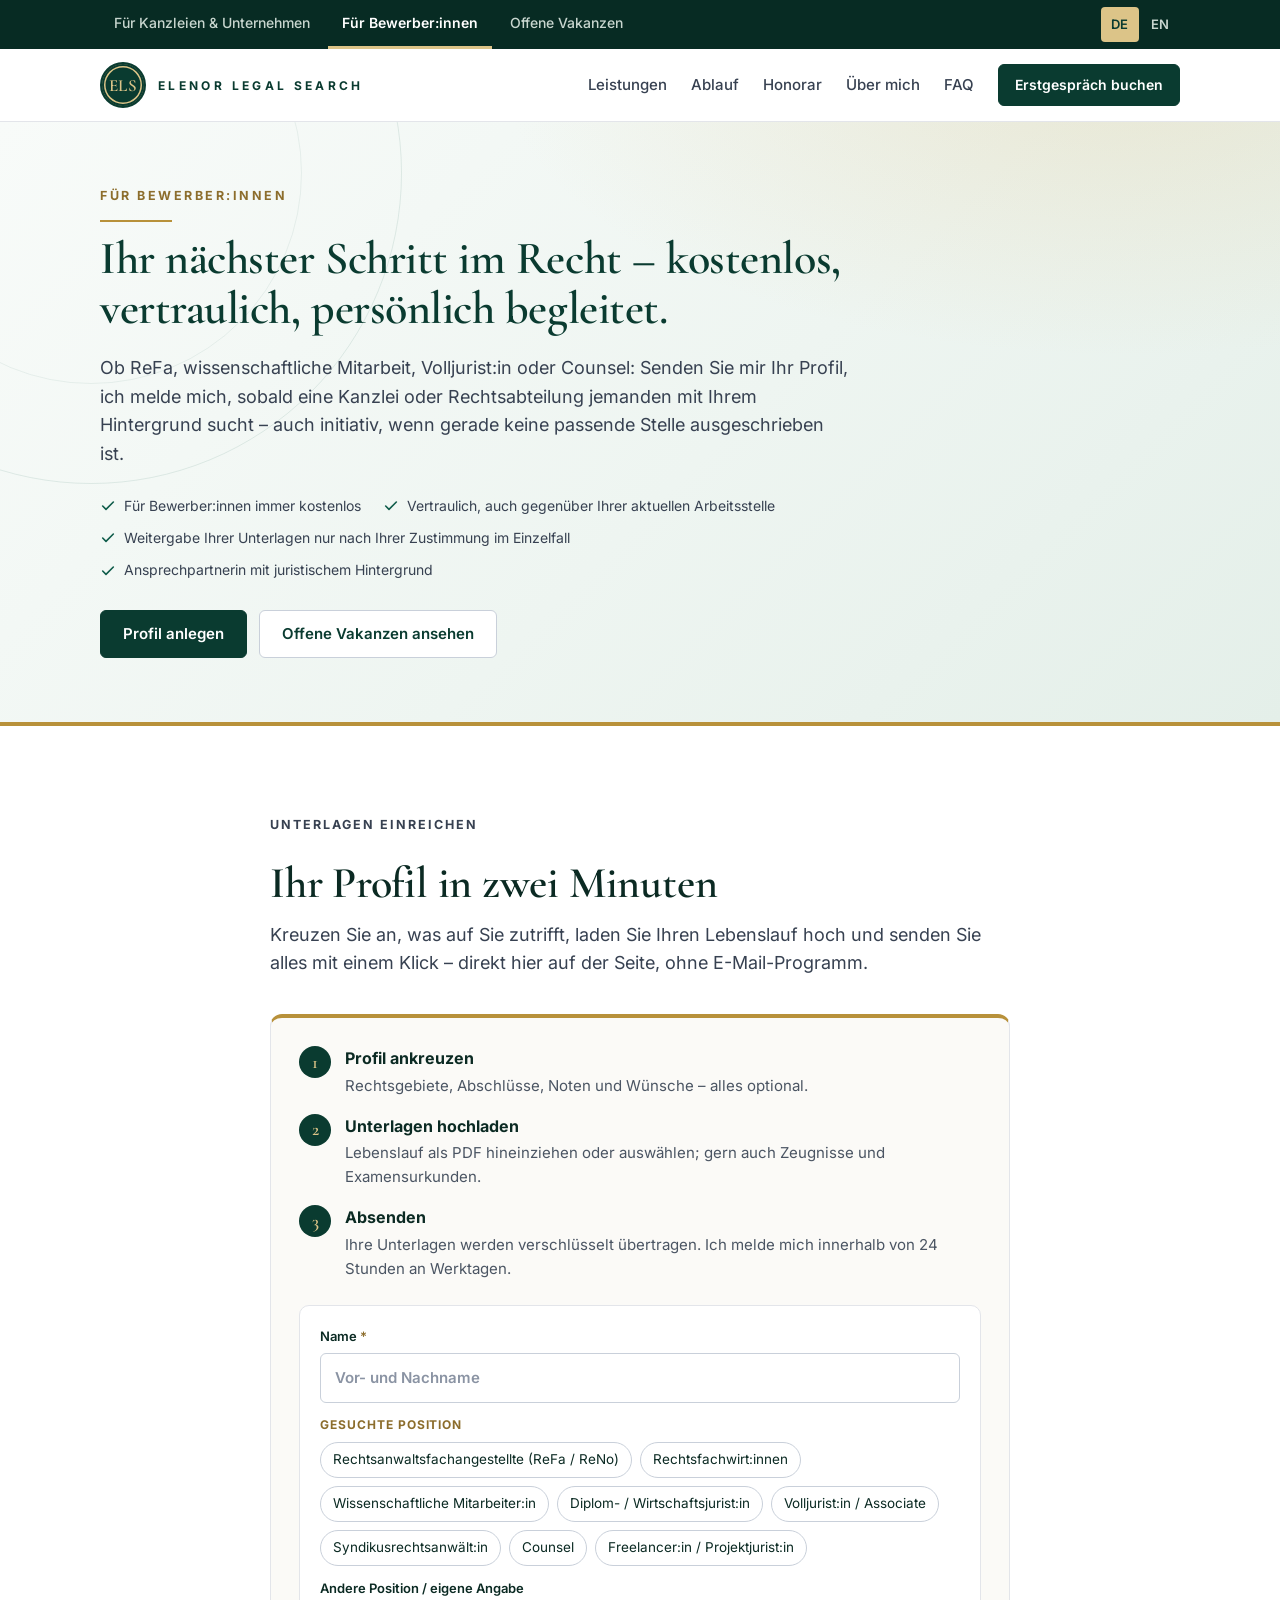
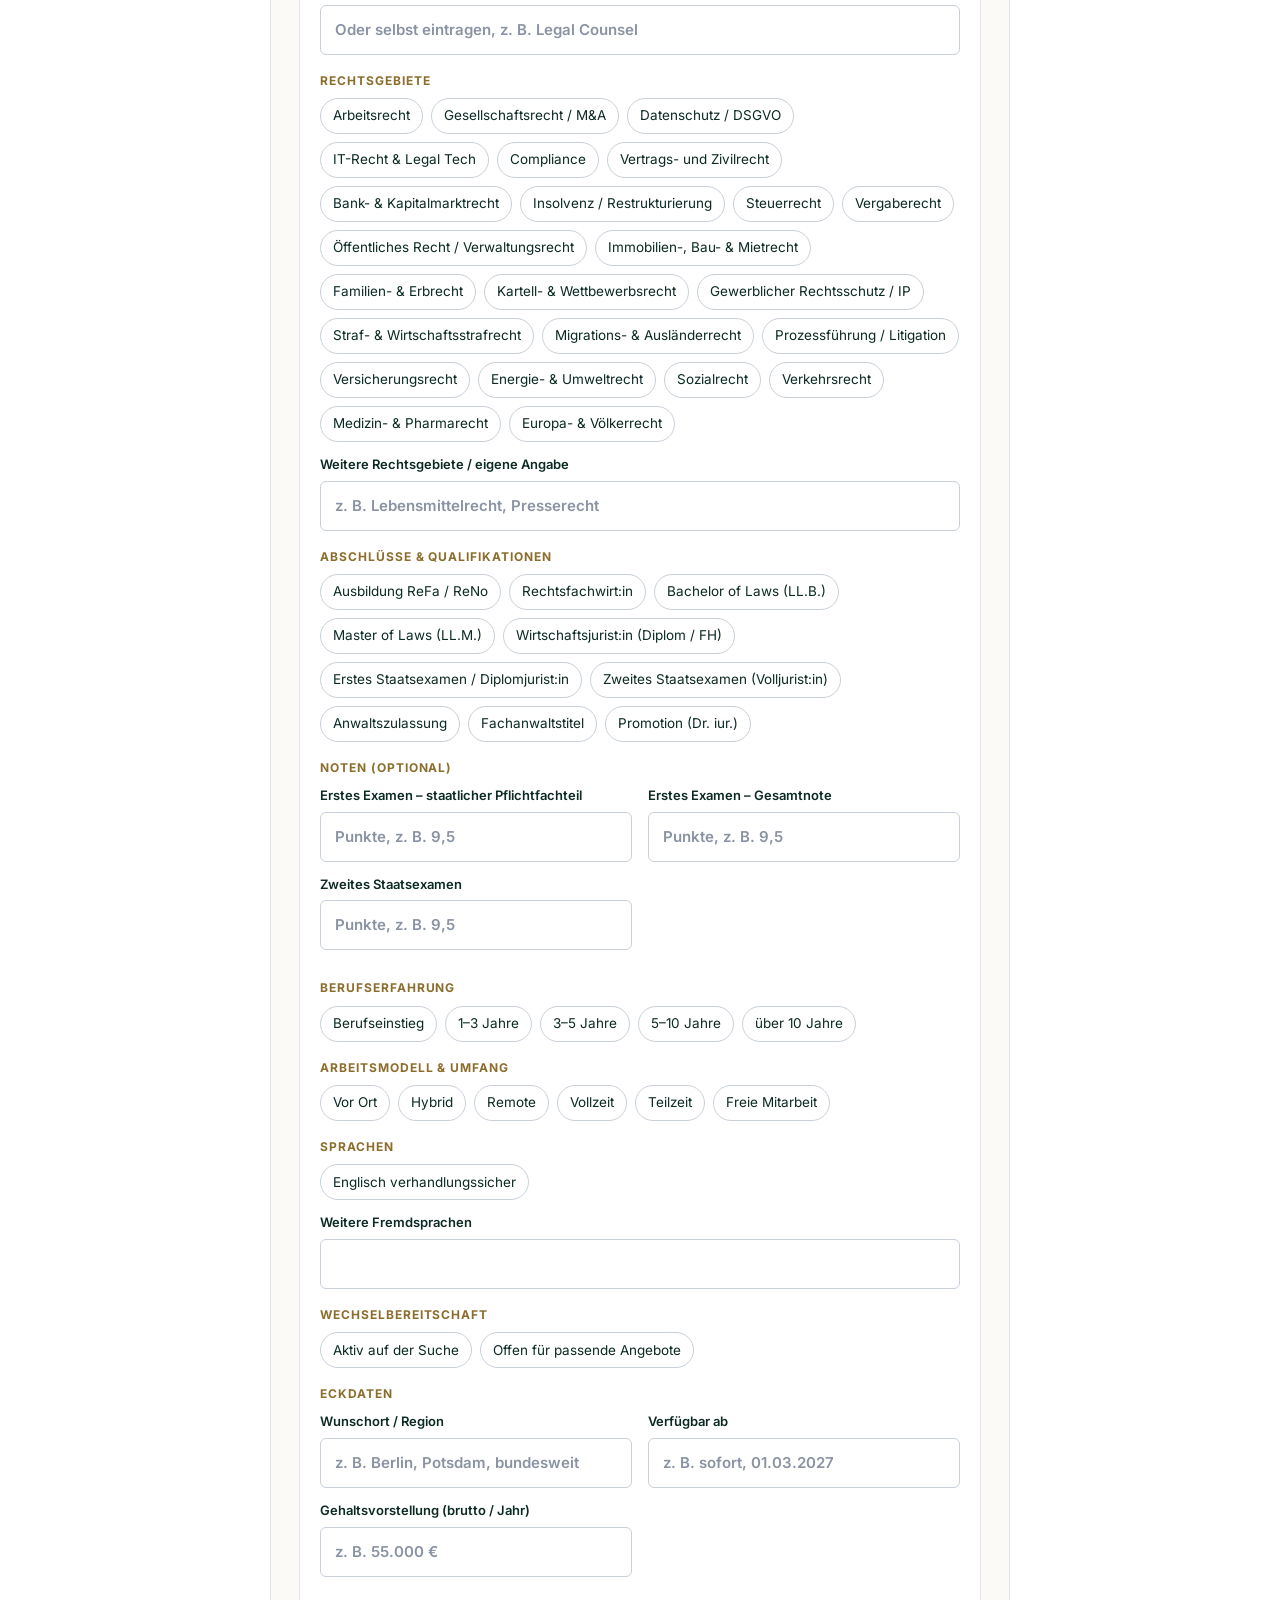
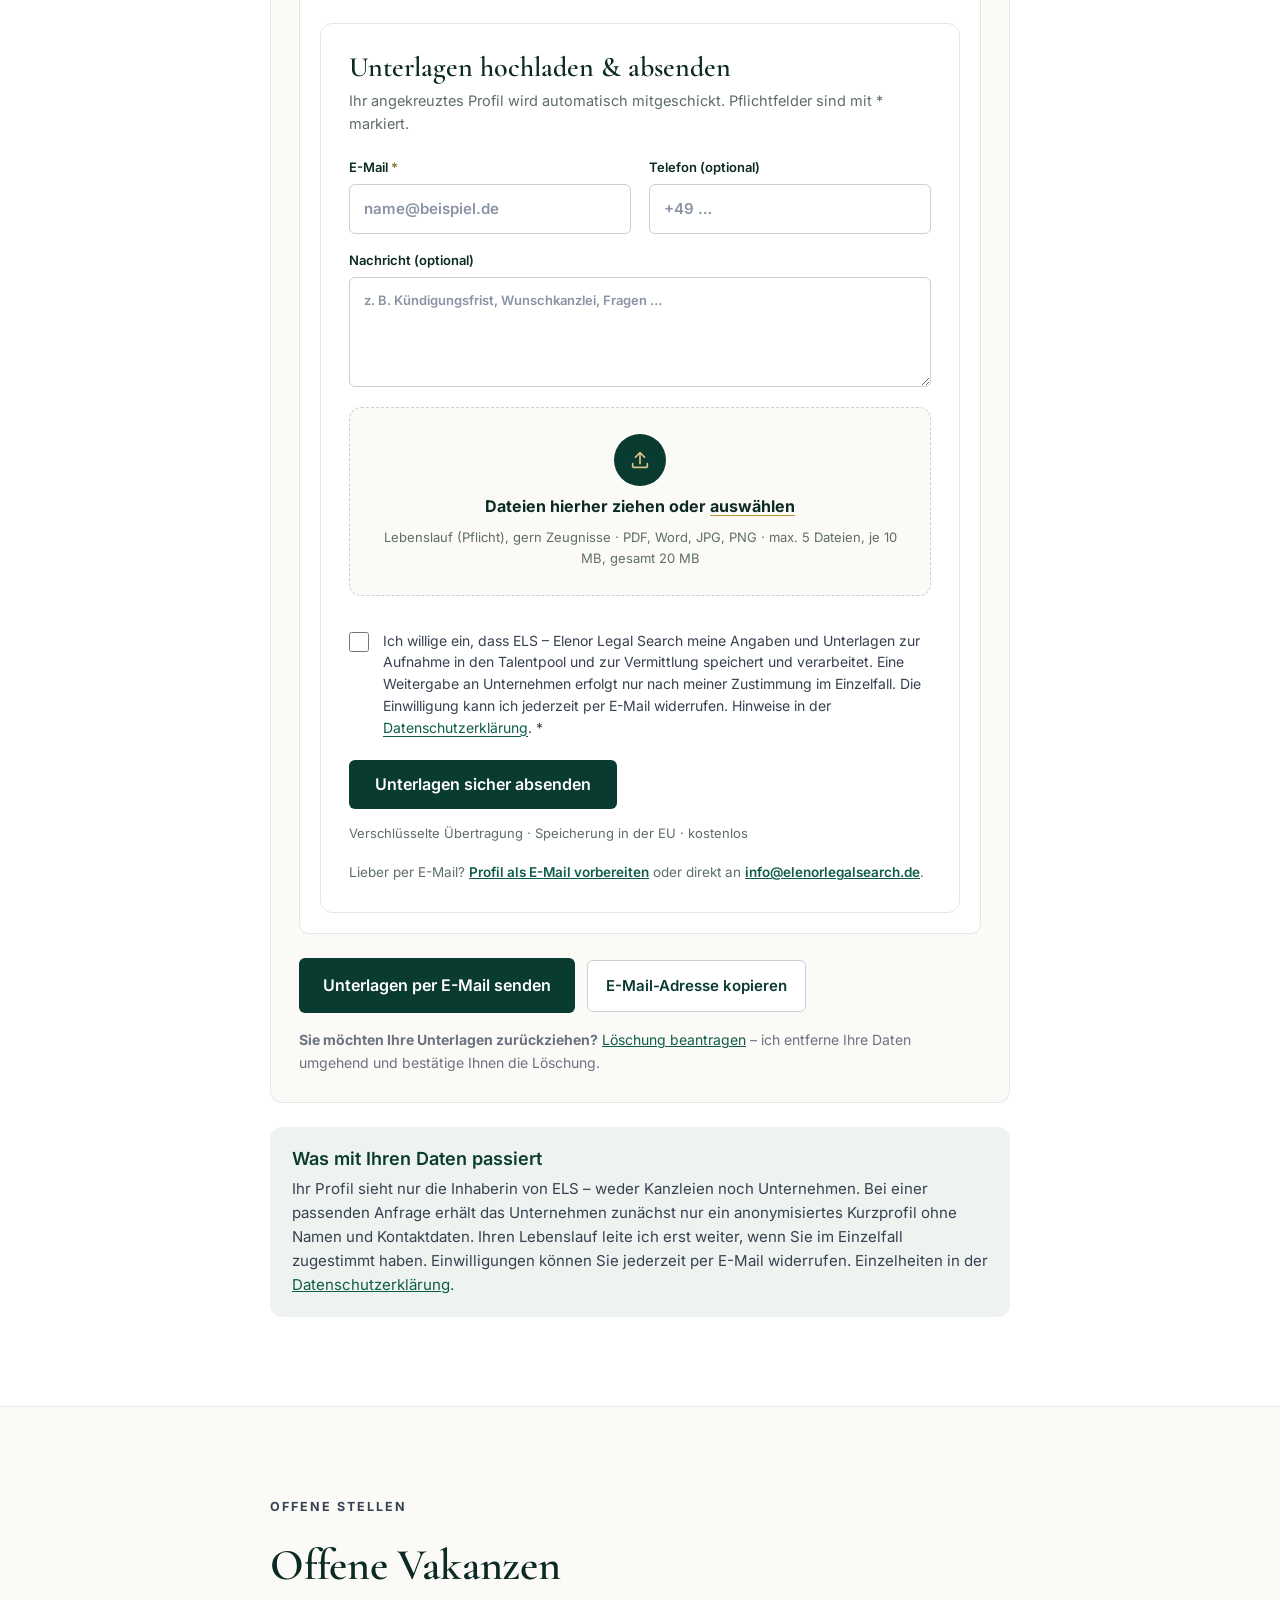
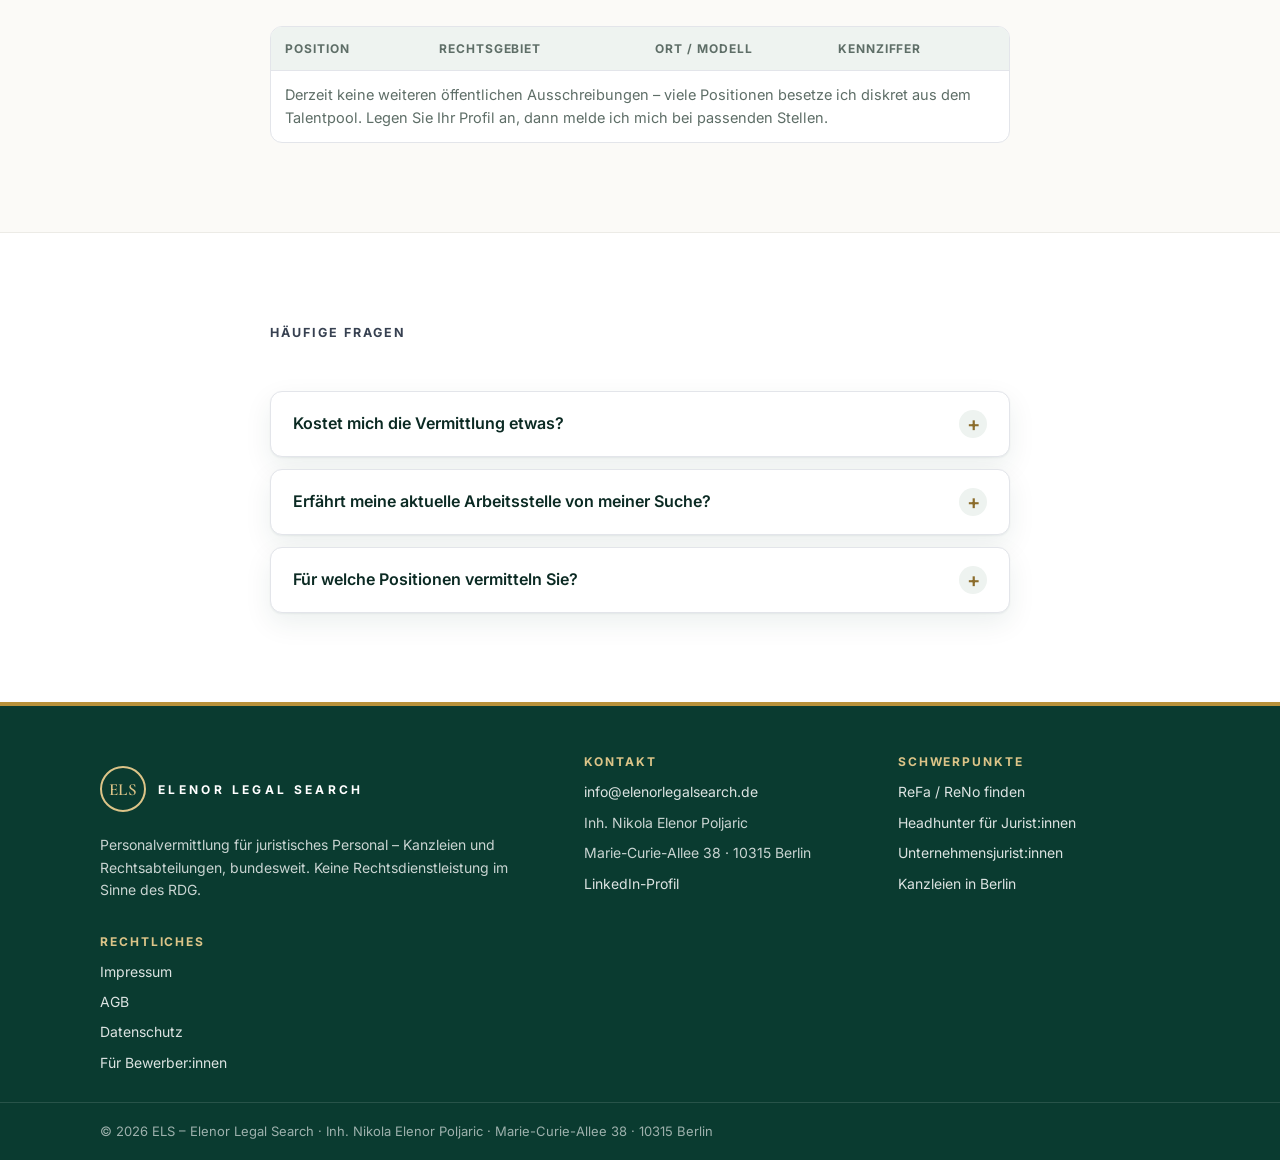
<file: bewerber.html>
<!doctype html>
<html lang="de">
<head>
<meta charset="utf-8">
<meta name="viewport" content="width=device-width, initial-scale=1">
<title>Für Bewerber:innen | ELS – Elenor Legal Search</title>
<meta name="description" content="Jobs im Rechtsbereich: Profil anlegen bei ELS – Elenor Legal Search. Kostenlos, vertraulich, persönlich begleitet.">
<meta name="robots" content="index,follow">
<link rel="canonical" href="https://www.elenorlegalsearch.com/bewerber.html">
<meta property="og:type" content="website">
<meta property="og:locale" content="de_DE">
<meta property="og:site_name" content="ELS – Elenor Legal Search">
<meta property="og:title" content="Für Bewerber:innen | ELS – Elenor Legal Search">
<meta property="og:description" content="Jobs im Rechtsbereich: Profil anlegen bei ELS – Elenor Legal Search. Kostenlos, vertraulich, persönlich begleitet.">
<meta property="og:url" content="https://www.elenorlegalsearch.com/bewerber.html">
<meta property="og:image" content="https://www.elenorlegalsearch.com/assets/og-image.png">
<meta name="theme-color" content="#0A3B30">
<meta name="color-scheme" content="light only">
<link rel="icon" href="data:image/svg+xml,%3Csvg xmlns='http://www.w3.org/2000/svg' viewBox='0 0 64 64'%3E%3Ccircle cx='32' cy='32' r='31' fill='%230A3B30'/%3E%3Ccircle cx='32' cy='32' r='26.5' fill='none' stroke='%23DCC488' stroke-width='2'/%3E%3Ctext x='32' y='40' text-anchor='middle' font-family='Georgia,serif' font-size='21' font-weight='600' fill='%23DCC488'%3EELS%3C/text%3E%3C/svg%3E">
<link rel="stylesheet" href="assets/fonts.css">
<link rel="stylesheet" href="assets/site.css">
<link rel="stylesheet" href="assets/els.css">
<link rel="stylesheet" href="assets/bewerbung-upload.css">
<script src="assets/analytics.js" defer></script>
</head>
<body>
<div class="els-topbar">
  <div class="els-topbar-in">
    <nav class="els-tabs" aria-label="Bereich wählen"><a class="els-tab" href="index.html">Für Kanzleien &amp; Unternehmen</a><a class="els-tab is-active" href="bewerber.html" aria-current="page">Für Bewerber:innen</a><a class="els-tab" href="vakanzen.html">Offene Vakanzen</a></nav>
    <div class="els-lang" role="group" aria-label="Sprache wählen"><button type="button" data-lang="de" aria-pressed="true">DE</button><button type="button" data-lang="en" aria-pressed="false">EN</button></div>
  </div>
</div>
<header class="hdr">
  <div class="wrap hdr-in">
    <a class="els-logo" href="index.html" aria-label="ELS – Elenor Legal Search, zur Startseite"><span class="els-logo-mark">ELS</span><span class="els-logo-word">Elenor Legal Search</span></a>
    <nav aria-label="Hauptnavigation">
      <a class="nl" href="index.html#leistungen">Leistungen</a>
      <a class="nl" href="index.html#ablauf">Ablauf</a>
      <a class="nl" href="index.html#honorar">Honorar</a>
      <a class="nl" href="ueber-mich.html">Über mich</a>
      <a class="nl" href="index.html#faq">FAQ</a>
      <a class="btn btn-sm" href="index.html#kontakt">Erstgespräch buchen</a>
    </nav>
  </div>
</header>
<main>
<section class="hero cand-hero">
  <div class="wrap hero-in" style="grid-template-columns:minmax(0,1fr)">
    <div style="max-width:780px">
      <p class="eyebrow">Für Bewerber:innen</p>
      <h1>Ihr nächster Schritt im Recht – kostenlos, vertraulich, persönlich begleitet.</h1>
      <p class="lead">Ob ReFa, wissenschaftliche Mitarbeit, Volljurist:in oder Counsel: Senden Sie mir Ihr Profil, ich melde mich, sobald eine Kanzlei oder Rechtsabteilung jemanden mit Ihrem Hintergrund sucht – auch initiativ, wenn gerade keine passende Stelle ausgeschrieben ist.</p>
      <ul class="trust">
        <li><svg width="16" height="16" viewBox="0 0 24 24" fill="none" stroke-width="2.4" stroke-linecap="round" stroke-linejoin="round" aria-hidden="true"><path d="M20 6 9 17l-5-5"/></svg>Für Bewerber:innen immer kostenlos</li>
        <li><svg width="16" height="16" viewBox="0 0 24 24" fill="none" stroke-width="2.4" stroke-linecap="round" stroke-linejoin="round" aria-hidden="true"><path d="M20 6 9 17l-5-5"/></svg>Vertraulich, auch gegenüber Ihrer aktuellen Arbeitsstelle</li>
        <li><svg width="16" height="16" viewBox="0 0 24 24" fill="none" stroke-width="2.4" stroke-linecap="round" stroke-linejoin="round" aria-hidden="true"><path d="M20 6 9 17l-5-5"/></svg>Weitergabe Ihrer Unterlagen nur nach Ihrer Zustimmung im Einzelfall</li>
        <li><svg width="16" height="16" viewBox="0 0 24 24" fill="none" stroke-width="2.4" stroke-linecap="round" stroke-linejoin="round" aria-hidden="true"><path d="M20 6 9 17l-5-5"/></svg>Ansprechpartnerin mit juristischem Hintergrund</li>
      </ul>
      <div class="ctas" style="margin-top:28px"><a class="btn btn-gold" href="#profil">Profil anlegen</a><a class="btn btn-ghost" href="vakanzen.html">Offene Vakanzen ansehen</a></div>
    </div>
  </div>
</section>

<section class="sec" id="profil">
  <div class="wrap narrow">
    <div class="head"><p class="eyebrow">Unterlagen einreichen</p><h2>Ihr Profil in zwei Minuten</h2><p class="lead">Kreuzen Sie an, was auf Sie zutrifft. Mit einem Klick entsteht daraus eine vorbereitete E-Mail an mich – Sie hängen nur noch Ihren Lebenslauf an. Es wird nichts auf dieser Website gespeichert.</p></div>
    <div class="els-apply">
      <ol class="els-apply-steps">
        <li><span class="els-apply-num">1</span><div><strong>Profil ankreuzen</strong><span>Rechtsgebiete, Abschlüsse, Noten und Wünsche – alles optional.</span></div></li>
        <li><span class="els-apply-num">2</span><div><strong>E-Mail erzeugen</strong><span>Ein Klick auf „Unterlagen per E-Mail senden“ öffnet Ihr E-Mail-Programm mit Ihrem Profil als Text.</span></div></li>
        <li><span class="els-apply-num">3</span><div><strong>Lebenslauf anhängen und senden</strong><span>Lebenslauf als PDF; gern auch Zeugnisse und Examensurkunden.</span></div></li>
      </ol>
      <form class="els-cand" id="cand-form" onsubmit="return false">
        <div class="els-prof-grid">
          <div class="els-prof-field"><label for="c-name">Name</label><input id="c-name" name="cand-name" type="text" placeholder="Vor- und Nachname" autocomplete="name"></div>
        </div>
        <fieldset><legend>Gesuchte Position</legend><div class="els-prof-checks"><label class="els-chip"><input type="checkbox" name="pos" value="Rechtsanwaltsfachangestellte (ReFa / ReNo)"><span>Rechtsanwaltsfachangestellte (ReFa / ReNo)</span></label><label class="els-chip"><input type="checkbox" name="pos" value="Rechtsfachwirt:innen"><span>Rechtsfachwirt:innen</span></label><label class="els-chip"><input type="checkbox" name="pos" value="Wissenschaftliche Mitarbeiter:in"><span>Wissenschaftliche Mitarbeiter:in</span></label><label class="els-chip"><input type="checkbox" name="pos" value="Diplom- / Wirtschaftsjurist:in"><span>Diplom- / Wirtschaftsjurist:in</span></label><label class="els-chip"><input type="checkbox" name="pos" value="Volljurist:in / Associate"><span>Volljurist:in / Associate</span></label><label class="els-chip"><input type="checkbox" name="pos" value="Syndikusrechtsanwält:in"><span>Syndikusrechtsanwält:in</span></label><label class="els-chip"><input type="checkbox" name="pos" value="Counsel"><span>Counsel</span></label><label class="els-chip"><input type="checkbox" name="pos" value="Freelancer:in / Projektjurist:in"><span>Freelancer:in / Projektjurist:in</span></label></div><div class="els-prof-field els-prof-wide"><label for="c-pos">Andere Position / eigene Angabe</label><input id="c-pos" type="text" placeholder="Oder selbst eintragen, z. B. Legal Counsel"></div></fieldset>
        <fieldset><legend>Rechtsgebiete</legend><div class="els-prof-checks"><label class="els-chip"><input type="checkbox" name="geb" value="Arbeitsrecht"><span>Arbeitsrecht</span></label><label class="els-chip"><input type="checkbox" name="geb" value="Gesellschaftsrecht / M&amp;amp;A"><span>Gesellschaftsrecht / M&amp;A</span></label><label class="els-chip"><input type="checkbox" name="geb" value="Datenschutz / DSGVO"><span>Datenschutz / DSGVO</span></label><label class="els-chip"><input type="checkbox" name="geb" value="IT-Recht &amp;amp; Legal Tech"><span>IT-Recht &amp; Legal Tech</span></label><label class="els-chip"><input type="checkbox" name="geb" value="Compliance"><span>Compliance</span></label><label class="els-chip"><input type="checkbox" name="geb" value="Vertrags- und Zivilrecht"><span>Vertrags- und Zivilrecht</span></label><label class="els-chip"><input type="checkbox" name="geb" value="Bank- &amp;amp; Kapitalmarktrecht"><span>Bank- &amp; Kapitalmarktrecht</span></label><label class="els-chip"><input type="checkbox" name="geb" value="Insolvenz / Restrukturierung"><span>Insolvenz / Restrukturierung</span></label><label class="els-chip"><input type="checkbox" name="geb" value="Steuerrecht"><span>Steuerrecht</span></label><label class="els-chip"><input type="checkbox" name="geb" value="Vergaberecht"><span>Vergaberecht</span></label><label class="els-chip"><input type="checkbox" name="geb" value="Öffentliches Recht / Verwaltungsrecht"><span>Öffentliches Recht / Verwaltungsrecht</span></label><label class="els-chip"><input type="checkbox" name="geb" value="Immobilien-, Bau- &amp;amp; Mietrecht"><span>Immobilien-, Bau- &amp; Mietrecht</span></label><label class="els-chip"><input type="checkbox" name="geb" value="Familien- &amp;amp; Erbrecht"><span>Familien- &amp; Erbrecht</span></label><label class="els-chip"><input type="checkbox" name="geb" value="Kartell- &amp;amp; Wettbewerbsrecht"><span>Kartell- &amp; Wettbewerbsrecht</span></label><label class="els-chip"><input type="checkbox" name="geb" value="Gewerblicher Rechtsschutz / IP"><span>Gewerblicher Rechtsschutz / IP</span></label><label class="els-chip"><input type="checkbox" name="geb" value="Straf- &amp;amp; Wirtschaftsstrafrecht"><span>Straf- &amp; Wirtschaftsstrafrecht</span></label><label class="els-chip"><input type="checkbox" name="geb" value="Migrations- &amp;amp; Ausländerrecht"><span>Migrations- &amp; Ausländerrecht</span></label><label class="els-chip"><input type="checkbox" name="geb" value="Prozessführung / Litigation"><span>Prozessführung / Litigation</span></label><label class="els-chip"><input type="checkbox" name="geb" value="Versicherungsrecht"><span>Versicherungsrecht</span></label><label class="els-chip"><input type="checkbox" name="geb" value="Energie- &amp;amp; Umweltrecht"><span>Energie- &amp; Umweltrecht</span></label><label class="els-chip"><input type="checkbox" name="geb" value="Sozialrecht"><span>Sozialrecht</span></label><label class="els-chip"><input type="checkbox" name="geb" value="Verkehrsrecht"><span>Verkehrsrecht</span></label><label class="els-chip"><input type="checkbox" name="geb" value="Medizin- &amp;amp; Pharmarecht"><span>Medizin- &amp; Pharmarecht</span></label><label class="els-chip"><input type="checkbox" name="geb" value="Europa- &amp;amp; Völkerrecht"><span>Europa- &amp; Völkerrecht</span></label></div><div class="els-prof-field els-prof-wide"><label for="c-geb">Weitere Rechtsgebiete / eigene Angabe</label><input id="c-geb" type="text" placeholder="z. B. Lebensmittelrecht, Presserecht"></div></fieldset>
        <fieldset><legend>Abschlüsse &amp; Qualifikationen</legend><div class="els-prof-checks"><label class="els-chip"><input type="checkbox" name="qual" value="Ausbildung ReFa / ReNo"><span>Ausbildung ReFa / ReNo</span></label><label class="els-chip"><input type="checkbox" name="qual" value="Rechtsfachwirt:in"><span>Rechtsfachwirt:in</span></label><label class="els-chip"><input type="checkbox" name="qual" value="Bachelor of Laws (LL.B.)"><span>Bachelor of Laws (LL.B.)</span></label><label class="els-chip"><input type="checkbox" name="qual" value="Master of Laws (LL.M.)"><span>Master of Laws (LL.M.)</span></label><label class="els-chip"><input type="checkbox" name="qual" value="Wirtschaftsjurist:in (Diplom / FH)"><span>Wirtschaftsjurist:in (Diplom / FH)</span></label><label class="els-chip"><input type="checkbox" name="qual" value="Erstes Staatsexamen / Diplomjurist:in"><span>Erstes Staatsexamen / Diplomjurist:in</span></label><label class="els-chip"><input type="checkbox" name="qual" value="Zweites Staatsexamen (Volljurist:in)"><span>Zweites Staatsexamen (Volljurist:in)</span></label><label class="els-chip"><input type="checkbox" name="qual" value="Anwaltszulassung"><span>Anwaltszulassung</span></label><label class="els-chip"><input type="checkbox" name="qual" value="Fachanwaltstitel"><span>Fachanwaltstitel</span></label><label class="els-chip"><input type="checkbox" name="qual" value="Promotion (Dr. iur.)"><span>Promotion (Dr. iur.)</span></label></div></fieldset>
        <fieldset><legend>Noten (optional)</legend><div class="els-prof-grid">
          <div class="els-prof-field"><label for="n0">Erstes Examen – staatlicher Pflichtfachteil</label><input id="n0" type="text" placeholder="Punkte, z. B. 9,5"></div>
          <div class="els-prof-field"><label for="n1">Erstes Examen – Gesamtnote</label><input id="n1" type="text" placeholder="Punkte, z. B. 9,5"></div>
          <div class="els-prof-field"><label for="n2">Zweites Staatsexamen</label><input id="n2" type="text" placeholder="Punkte, z. B. 9,5"></div></div></fieldset>
        <fieldset><legend>Berufserfahrung</legend><div class="els-prof-checks"><label class="els-chip"><input type="radio" name="exp" value="Berufseinstieg"><span>Berufseinstieg</span></label><label class="els-chip"><input type="radio" name="exp" value="1–3 Jahre"><span>1–3 Jahre</span></label><label class="els-chip"><input type="radio" name="exp" value="3–5 Jahre"><span>3–5 Jahre</span></label><label class="els-chip"><input type="radio" name="exp" value="5–10 Jahre"><span>5–10 Jahre</span></label><label class="els-chip"><input type="radio" name="exp" value="über 10 Jahre"><span>über 10 Jahre</span></label></div></fieldset>
        <fieldset><legend>Arbeitsmodell &amp; Umfang</legend><div class="els-prof-checks"><label class="els-chip"><input type="checkbox" name="mod" value="Vor Ort"><span>Vor Ort</span></label><label class="els-chip"><input type="checkbox" name="mod" value="Hybrid"><span>Hybrid</span></label><label class="els-chip"><input type="checkbox" name="mod" value="Remote"><span>Remote</span></label><label class="els-chip"><input type="checkbox" name="mod" value="Vollzeit"><span>Vollzeit</span></label><label class="els-chip"><input type="checkbox" name="mod" value="Teilzeit"><span>Teilzeit</span></label><label class="els-chip"><input type="checkbox" name="mod" value="Freie Mitarbeit"><span>Freie Mitarbeit</span></label></div></fieldset>
        <fieldset><legend>Sprachen</legend><div class="els-prof-checks"><label class="els-chip"><input type="checkbox" name="spr" value="Englisch verhandlungssicher"><span>Englisch verhandlungssicher</span></label></div><div class="els-prof-field els-prof-wide"><label for="c-spr">Weitere Fremdsprachen</label><input id="c-spr" type="text"></div></fieldset>
        <fieldset><legend>Wechselbereitschaft</legend><div class="els-prof-checks"><label class="els-chip"><input type="radio" name="wb" value="Aktiv auf der Suche"><span>Aktiv auf der Suche</span></label><label class="els-chip"><input type="radio" name="wb" value="Offen für passende Angebote"><span>Offen für passende Angebote</span></label></div></fieldset>
        <fieldset><legend>Eckdaten</legend><div class="els-prof-grid">
          <div class="els-prof-field"><label for="c-ort">Wunschort / Region</label><input id="c-ort" type="text" placeholder="z. B. Berlin, Potsdam, bundesweit"></div>
          <div class="els-prof-field"><label for="c-ab">Verfügbar ab</label><input id="c-ab" type="text" placeholder="z. B. sofort, 01.03.2027"></div>
          <div class="els-prof-field"><label for="c-geh">Gehaltsvorstellung (brutto / Jahr)</label><input id="c-geh" type="text" placeholder="z. B. 55.000 €"></div></div></fieldset>
      </form>
      <div class="els-apply-actions">
        <a class="els-apply-btn" href="mailto:info@elenorlegalsearch.de?subject=Profil%20f%C3%BCr%20den%20Talentpool%20%E2%80%93%20ELS" data-mail-profile="cand-form">Unterlagen per E-Mail senden</a>
        <button type="button" class="els-apply-copy" data-copy-mail>E-Mail-Adresse kopieren</button>
      </div>
      <p class="els-apply-hint">Kein E-Mail-Programm eingerichtet? Senden Sie Ihre Unterlagen einfach aus Ihrem Webmail (z. B. Gmail, GMX, Outlook) an <a href="mailto:info@elenorlegalsearch.de">info@elenorlegalsearch.de</a>. Bitte nach Möglichkeit PDF-Dateien, insgesamt höchstens ca. 20 MB.</p>
      <p class="els-apply-hint"><strong>Sie möchten Ihre Unterlagen zurückziehen?</strong> <a href="mailto:info@elenorlegalsearch.de?subject=L%C3%B6schung%20meiner%20Daten">Löschung beantragen</a> – ich entferne Ihre Daten umgehend und bestätige Ihnen die Löschung.</p>
    </div>
    <div class="datainfo">
      <h3>Was mit Ihren Daten passiert</h3>
      <p>Ihr Profil sieht nur die Inhaberin von ELS – weder Kanzleien noch Unternehmen. Bei einer passenden Anfrage erhält das Unternehmen zunächst nur ein anonymisiertes Kurzprofil ohne Namen und Kontaktdaten. Ihren Lebenslauf leite ich erst weiter, wenn Sie im Einzelfall zugestimmt haben. Einwilligungen können Sie jederzeit per E-Mail widerrufen. Einzelheiten in der <a href="datenschutz.html">Datenschutzerklärung</a>.</p>
    </div>
  </div>
</section>

<section class="sec sec-paper" id="stellen">
  <div class="wrap narrow">
    <div class="head"><p class="eyebrow">Offene Stellen</p><h2>Offene Vakanzen</h2></div>
    <div class="table"><table>
      <thead><tr><th>Position</th><th>Rechtsgebiet</th><th>Ort / Modell</th><th>Kennziffer</th></tr></thead>
      <tbody><tr><td class="empty" colspan="4">Derzeit keine weiteren öffentlichen Ausschreibungen – viele Positionen besetze ich diskret aus dem Talentpool. Legen Sie Ihr Profil an, dann melde ich mich bei passenden Stellen.</td></tr></tbody>
    </table></div>
  </div>
</section>

<section class="sec">
  <div class="wrap narrow">
    <div class="head"><p class="eyebrow">Häufige Fragen</p></div>
    <div class="acc">
      <details><summary>Kostet mich die Vermittlung etwas?</summary><p>Nein. Für Bewerber:innen ist die Vermittlung immer kostenlos.</p></details>
      <details><summary>Erfährt meine aktuelle Arbeitsstelle von meiner Suche?</summary><p>Nein. Ich behandle Ihre Angaben vertraulich und gebe Unterlagen nur nach Ihrer Zustimmung im Einzelfall weiter.</p></details>
      <details><summary>Für welche Positionen vermitteln Sie?</summary><p>Rechtsanwaltsfachangestellte (ReFa/ReNo), Rechtsfachwirt:innen, wissenschaftliche Mitarbeiter:innen, Diplom- und Wirtschaftsjurist:innen, Volljurist:innen, Syndikusrechtsanwält:innen, Counsel sowie juristische Freelancer:innen – in Festanstellung oder freier Mitarbeit.</p></details>
    </div>
  </div>
</section>
</main>
<footer class="ftr">
  <div class="wrap ftr-in">
    <div>
      <a class="els-logo" href="index.html"><span class="els-logo-mark">ELS</span><span class="els-logo-word">Elenor Legal Search</span></a>
      <p>Personalvermittlung für juristisches Personal – Kanzleien und Rechtsabteilungen, bundesweit. Keine Rechtsdienstleistung im Sinne des RDG.</p>
    </div>
    <div>
      <h2>Kontakt</h2>
      <ul>
        <li><a href="mailto:info@elenorlegalsearch.de">info@elenorlegalsearch.de</a></li>
        <li>Inh. Nikola Elenor Poljaric</li>
        <li>Marie-Curie-Allee 38 · 10315 Berlin</li>
        <li><a href="https://www.linkedin.com/in/nikola-elenor-poljaric-56ba25247/" target="_blank" rel="noopener">LinkedIn-Profil</a></li>
      </ul>
    </div>
    <nav aria-label="Schwerpunkte">
      <h2>Schwerpunkte</h2>
      <ul>
        <li><a href="rechtsanwaltsfachangestellte-finden.html">ReFa / ReNo finden</a></li>
        <li><a href="headhunter-juristen.html">Headhunter für Jurist:innen</a></li>
        <li><a href="unternehmensjuristen-syndikus.html">Unternehmensjurist:innen</a></li>
        <li><a href="personalvermittlung-kanzlei-berlin.html">Kanzleien in Berlin</a></li>
      </ul>
    </nav>
    <nav aria-label="Rechtliches">
      <h2>Rechtliches</h2>
      <ul>
        <li><a href="impressum.html">Impressum</a></li>
        <li><a href="agb.html">AGB</a></li>
        <li><a href="datenschutz.html">Datenschutz</a></li>
        <li><a href="bewerber.html">Für Bewerber:innen</a></li>
      </ul>
    </nav>
  </div>
  <div class="ftr-bot"><div class="wrap">© 2026 ELS – Elenor Legal Search · Inh. Nikola Elenor Poljaric · Marie-Curie-Allee 38 · 10315 Berlin</div></div>
</footer>
<script src="assets/i18n.js"></script>
<script src="assets/els.js"></script>
<script src="assets/bewerbung-upload.js" defer></script>
</body>
</html>
</file>
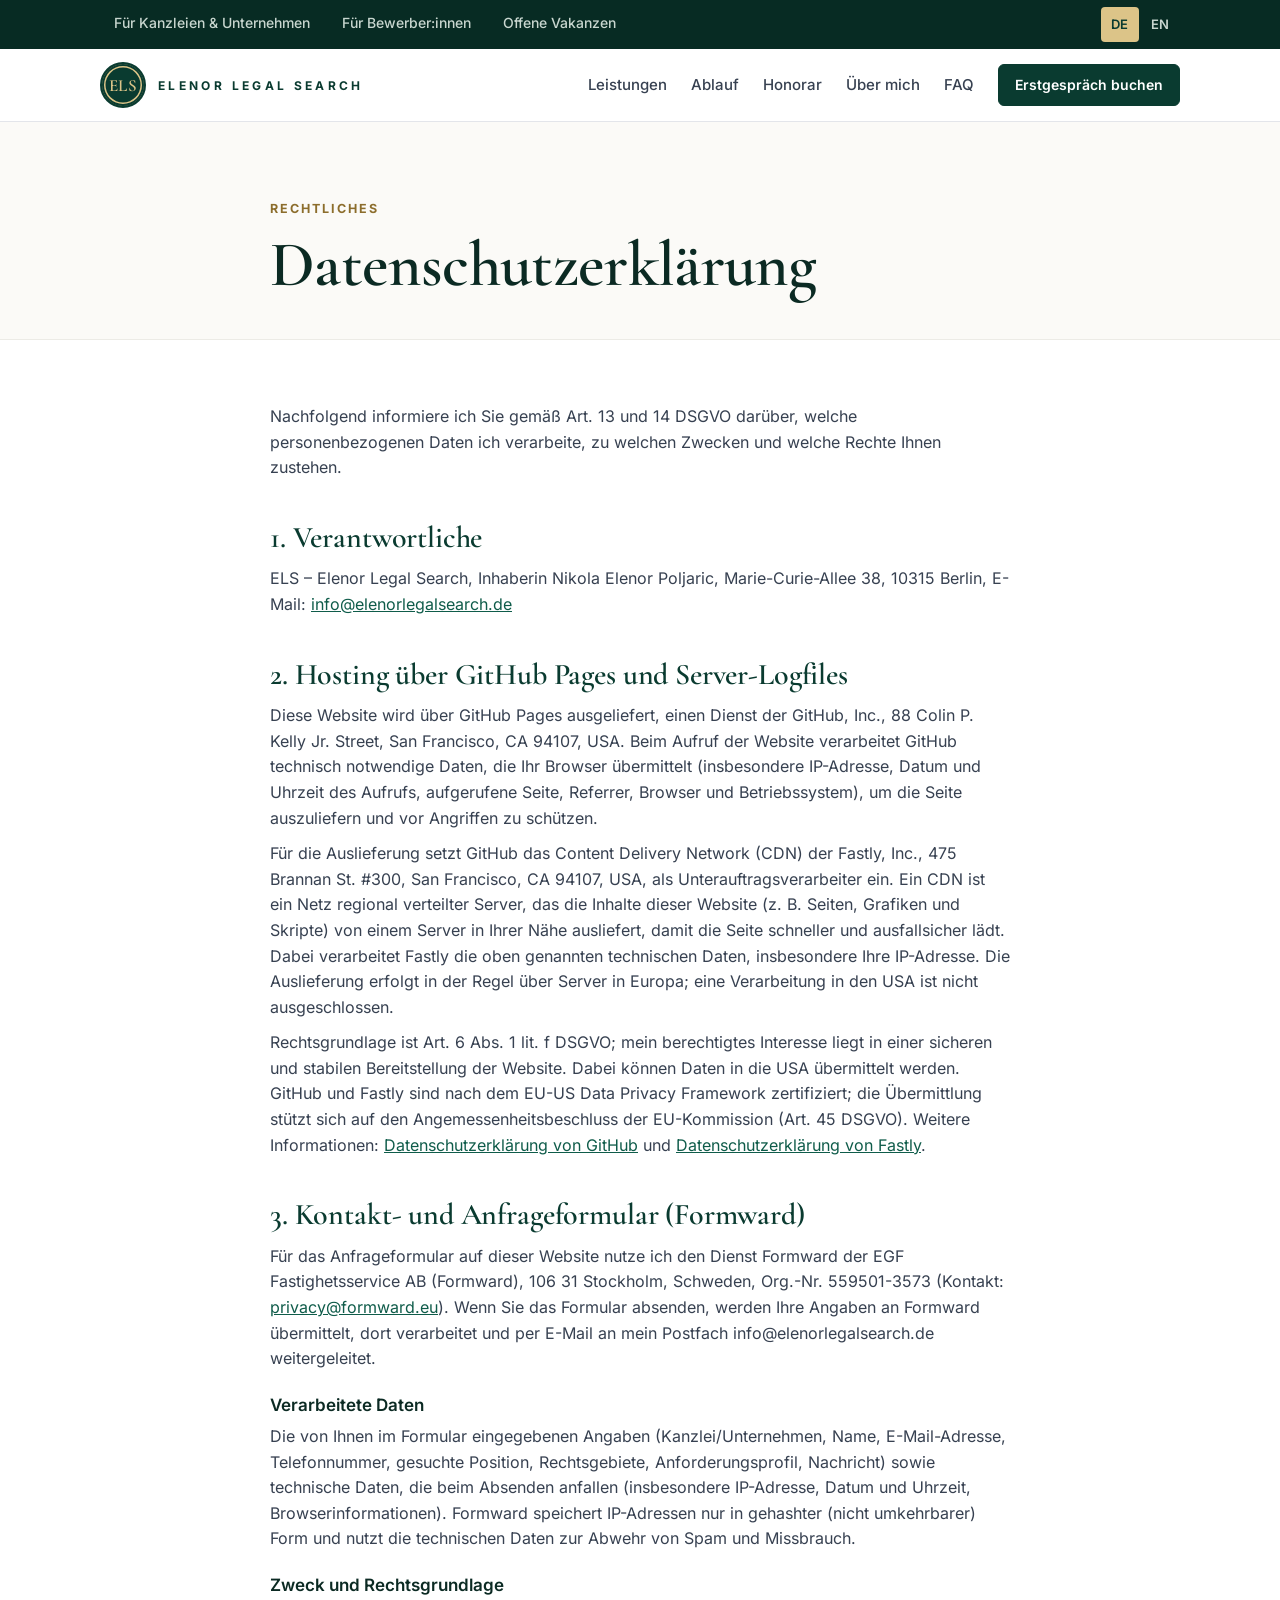
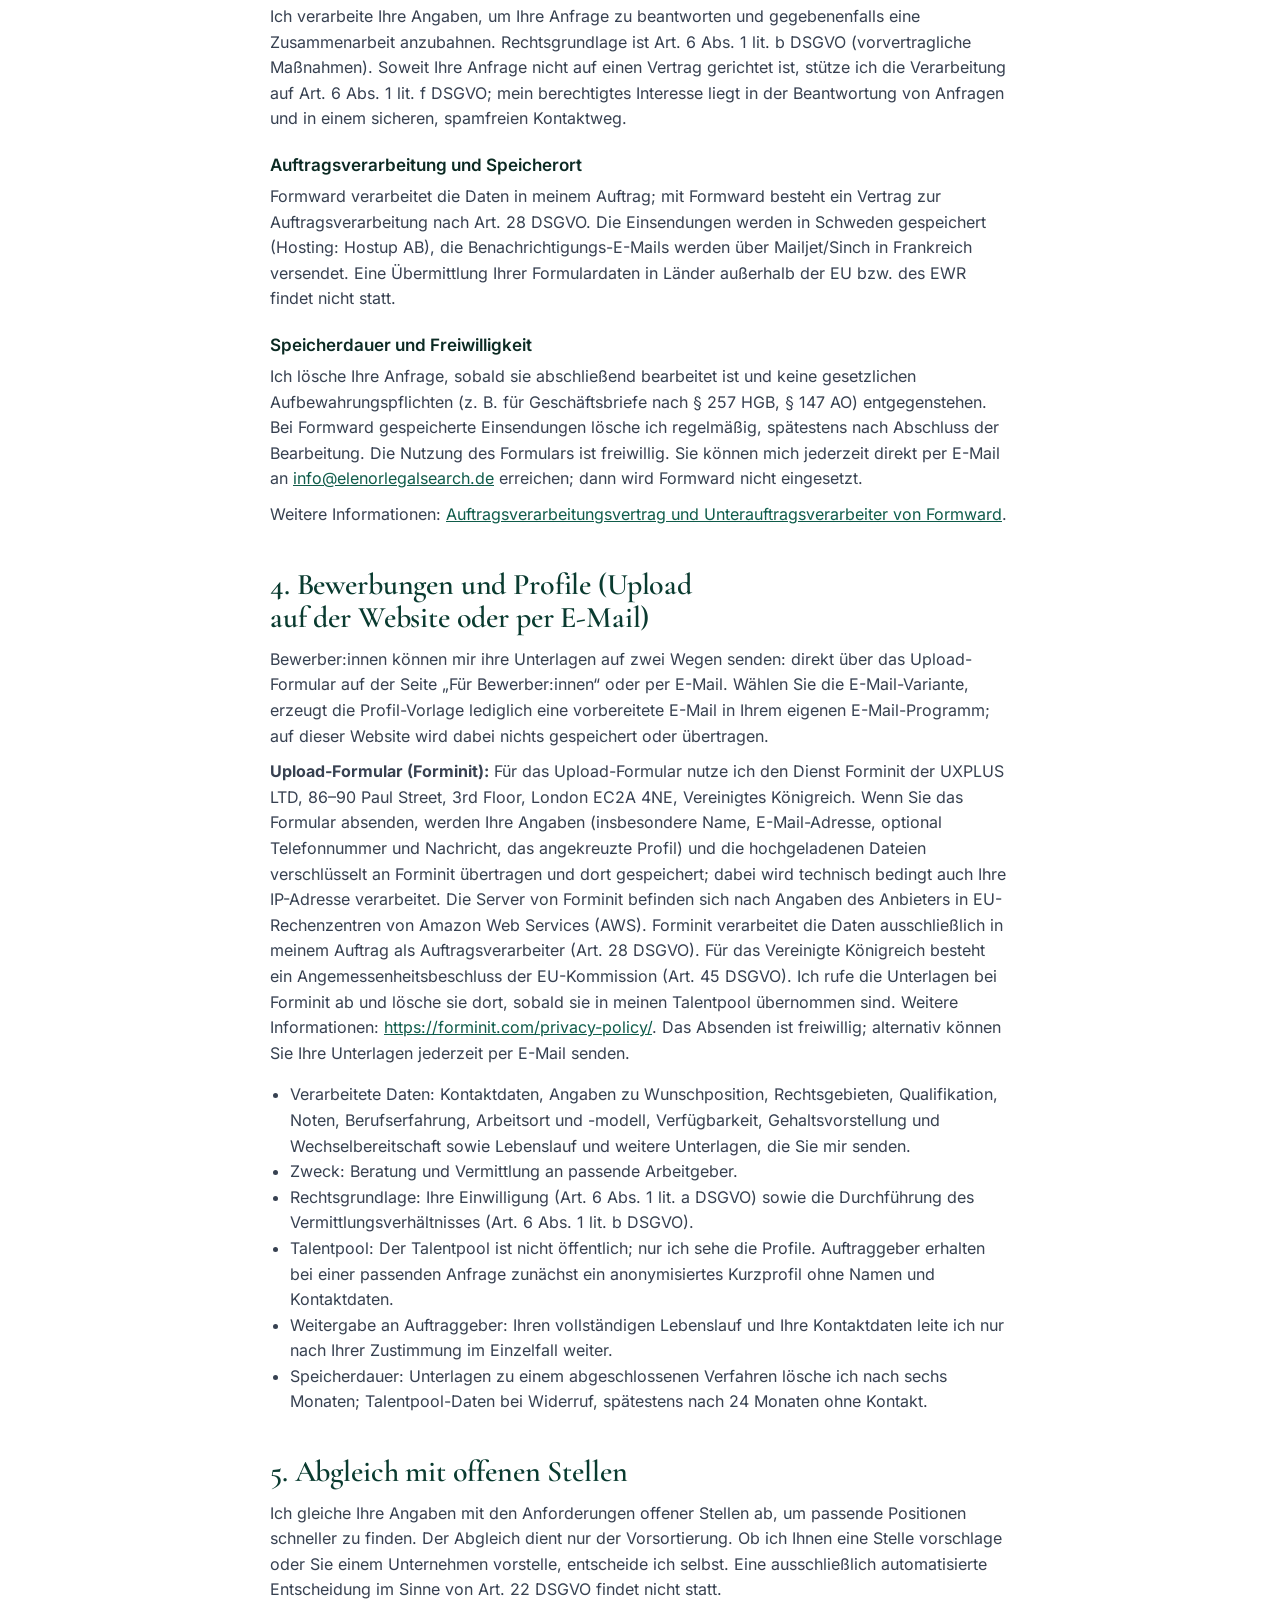
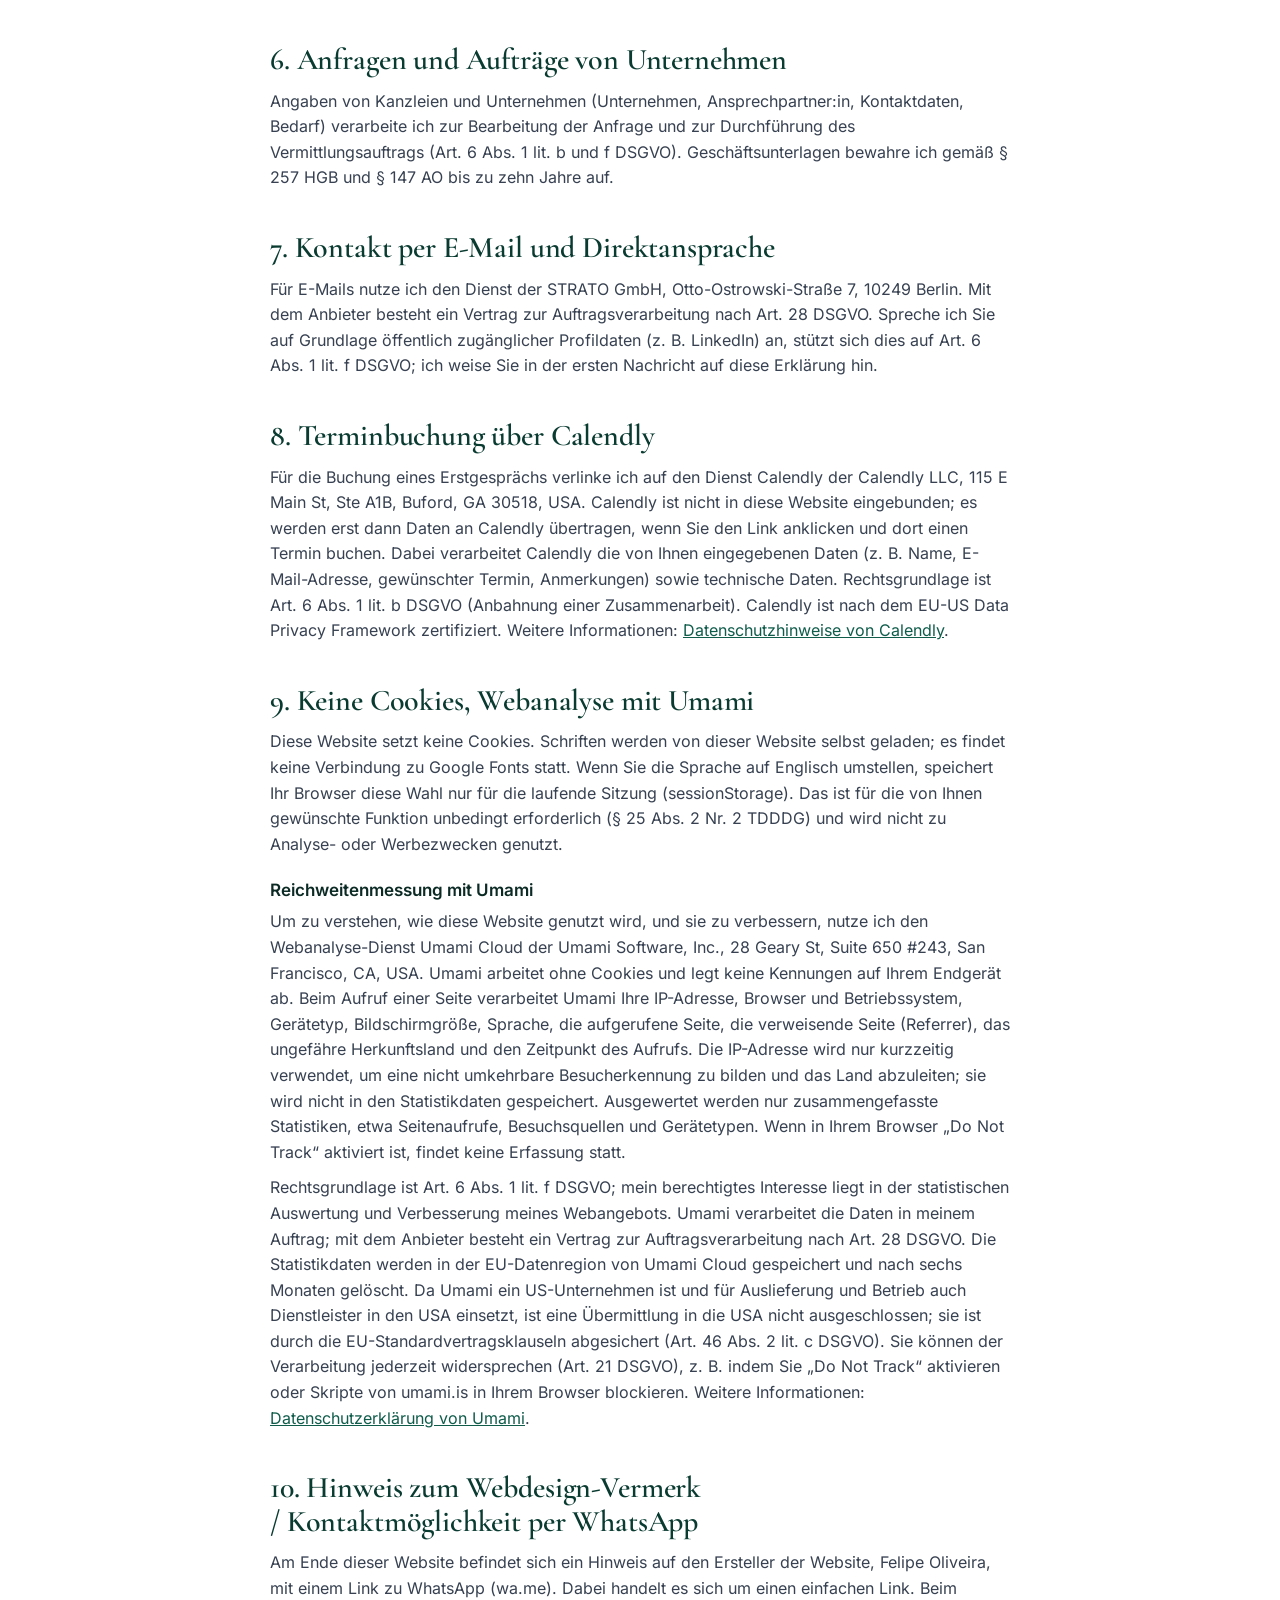
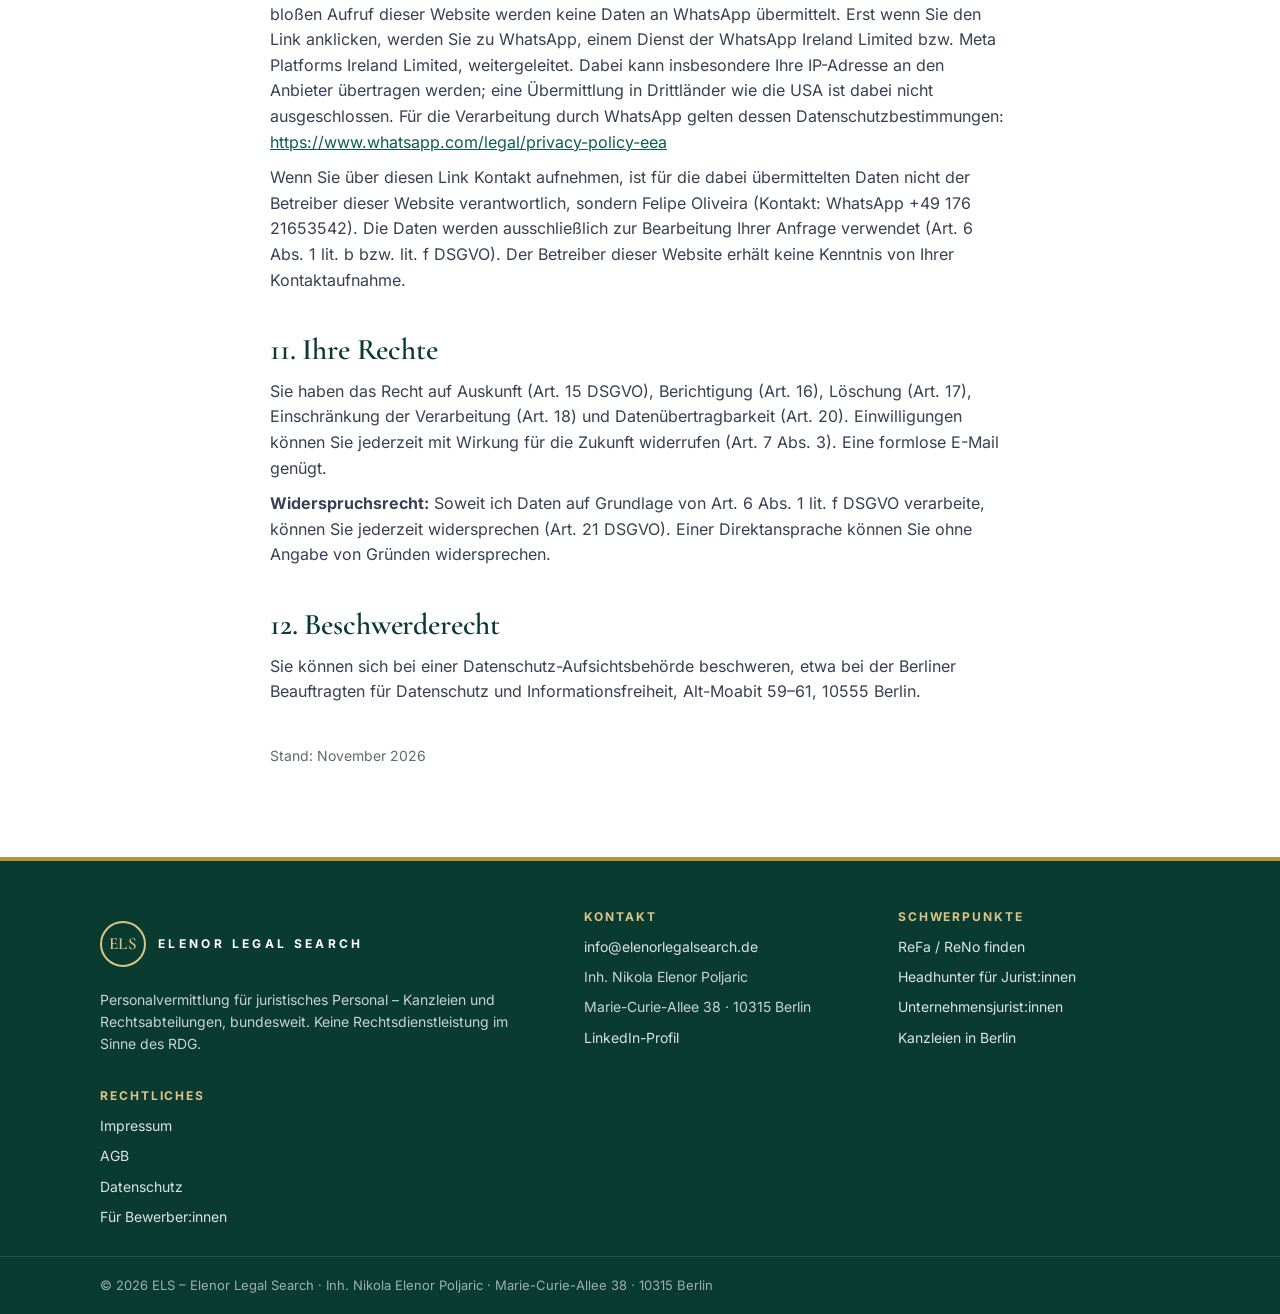
<file: datenschutz.html>
<!doctype html>
<html lang="de">
<head>
<meta charset="utf-8">
<meta name="viewport" content="width=device-width, initial-scale=1">
<title>Datenschutzerklärung | ELS – Elenor Legal Search</title>
<meta name="description" content="Datenschutzerklärung von ELS – Elenor Legal Search.">
<meta name="robots" content="noindex,follow">
<link rel="canonical" href="https://www.elenorlegalsearch.com/datenschutz.html">
<meta property="og:type" content="website">
<meta property="og:locale" content="de_DE">
<meta property="og:site_name" content="ELS – Elenor Legal Search">
<meta property="og:title" content="Datenschutzerklärung | ELS – Elenor Legal Search">
<meta property="og:description" content="Datenschutzerklärung von ELS – Elenor Legal Search.">
<meta property="og:url" content="https://www.elenorlegalsearch.com/datenschutz.html">
<meta property="og:image" content="https://www.elenorlegalsearch.com/assets/og-image.png">
<meta name="theme-color" content="#0A3B30">
<meta name="color-scheme" content="light only">
<link rel="icon" href="data:image/svg+xml,%3Csvg xmlns='http://www.w3.org/2000/svg' viewBox='0 0 64 64'%3E%3Ccircle cx='32' cy='32' r='31' fill='%230A3B30'/%3E%3Ccircle cx='32' cy='32' r='26.5' fill='none' stroke='%23DCC488' stroke-width='2'/%3E%3Ctext x='32' y='40' text-anchor='middle' font-family='Georgia,serif' font-size='21' font-weight='600' fill='%23DCC488'%3EELS%3C/text%3E%3C/svg%3E">
<link rel="stylesheet" href="assets/fonts.css">
<link rel="stylesheet" href="assets/site.css">
<link rel="stylesheet" href="assets/els.css">
<script src="assets/analytics.js" defer></script>
</head>
<body>
<div class="els-topbar">
  <div class="els-topbar-in">
    <nav class="els-tabs" aria-label="Bereich wählen"><a class="els-tab" href="index.html">Für Kanzleien &amp; Unternehmen</a><a class="els-tab" href="bewerber.html">Für Bewerber:innen</a><a class="els-tab" href="vakanzen.html">Offene Vakanzen</a></nav>
    <div class="els-lang" role="group" aria-label="Sprache wählen"><button type="button" data-lang="de" aria-pressed="true">DE</button><button type="button" data-lang="en" aria-pressed="false">EN</button></div>
  </div>
</div>
<header class="hdr">
  <div class="wrap hdr-in">
    <a class="els-logo" href="index.html" aria-label="ELS – Elenor Legal Search, zur Startseite"><span class="els-logo-mark">ELS</span><span class="els-logo-word">Elenor Legal Search</span></a>
    <nav aria-label="Hauptnavigation">
      <a class="nl" href="index.html#leistungen">Leistungen</a>
      <a class="nl" href="index.html#ablauf">Ablauf</a>
      <a class="nl" href="index.html#honorar">Honorar</a>
      <a class="nl" href="ueber-mich.html">Über mich</a>
      <a class="nl" href="index.html#faq">FAQ</a>
      <a class="btn btn-sm" href="index.html#kontakt">Erstgespräch buchen</a>
    </nav>
  </div>
</header>
<main>
<section class="legal-hero"><div class="wrap narrow"><p class="eyebrow">Rechtliches</p><h1>Datenschutzerklärung</h1></div></section>
<section class="legal"><div class="wrap narrow">
<p>Nachfolgend informiere ich Sie gemäß Art. 13 und 14 DSGVO darüber, welche personenbezogenen Daten ich verarbeite, zu welchen Zwecken und welche Rechte Ihnen zustehen.</p>

<h2>1. Verantwortliche</h2>
<p>ELS – Elenor Legal Search, Inhaberin Nikola Elenor Poljaric, Marie-Curie-Allee 38, 10315 Berlin, E-Mail: <a href="mailto:info@elenorlegalsearch.de">info@elenorlegalsearch.de</a></p>

<h2>2. Hosting über GitHub Pages und Server-Logfiles</h2>
<p>Diese Website wird über GitHub Pages ausgeliefert, einen Dienst der GitHub, Inc., 88 Colin P. Kelly Jr. Street, San Francisco, CA 94107, USA. Beim Aufruf der Website verarbeitet GitHub technisch notwendige Daten, die Ihr Browser übermittelt (insbesondere IP-Adresse, Datum und Uhrzeit des Aufrufs, aufgerufene Seite, Referrer, Browser und Betriebssystem), um die Seite auszuliefern und vor Angriffen zu schützen.</p>
<p>Für die Auslieferung setzt GitHub das Content Delivery Network (CDN) der Fastly, Inc., 475 Brannan St. #300, San Francisco, CA 94107, USA, als Unterauftragsverarbeiter ein. Ein CDN ist ein Netz regional verteilter Server, das die Inhalte dieser Website (z. B. Seiten, Grafiken und Skripte) von einem Server in Ihrer Nähe ausliefert, damit die Seite schneller und ausfallsicher lädt. Dabei verarbeitet Fastly die oben genannten technischen Daten, insbesondere Ihre IP-Adresse. Die Auslieferung erfolgt in der Regel über Server in Europa; eine Verarbeitung in den USA ist nicht ausgeschlossen.</p>
<p>Rechtsgrundlage ist Art. 6 Abs. 1 lit. f DSGVO; mein berechtigtes Interesse liegt in einer sicheren und stabilen Bereitstellung der Website. Dabei können Daten in die USA übermittelt werden. GitHub und Fastly sind nach dem EU-US Data Privacy Framework zertifiziert; die Übermittlung stützt sich auf den Angemessenheitsbeschluss der EU-Kommission (Art. 45 DSGVO). Weitere Informationen: <a href="https://docs.github.com/de/site-policy/privacy-policies/github-general-privacy-statement" target="_blank" rel="noopener">Datenschutzerklärung von GitHub</a> und <a href="https://www.fastly.com/privacy" target="_blank" rel="noopener">Datenschutzerklärung von Fastly</a>.</p>

<h2>3. Kontakt- und Anfrageformular (Formward)</h2>
<p>Für das Anfrageformular auf dieser Website nutze ich den Dienst Formward der EGF Fastighetsservice AB (Formward), 106 31 Stockholm, Schweden, Org.-Nr. 559501-3573 (Kontakt: <a href="mailto:privacy@formward.eu">privacy@formward.eu</a>). Wenn Sie das Formular absenden, werden Ihre Angaben an Formward übermittelt, dort verarbeitet und per E-Mail an mein Postfach info@elenorlegalsearch.de weitergeleitet.</p>
<h3>Verarbeitete Daten</h3>
<p>Die von Ihnen im Formular eingegebenen Angaben (Kanzlei/Unternehmen, Name, E-Mail-Adresse, Telefonnummer, gesuchte Position, Rechtsgebiete, Anforderungsprofil, Nachricht) sowie technische Daten, die beim Absenden anfallen (insbesondere IP-Adresse, Datum und Uhrzeit, Browserinformationen). Formward speichert IP-Adressen nur in gehashter (nicht umkehrbarer) Form und nutzt die technischen Daten zur Abwehr von Spam und Missbrauch.</p>
<h3>Zweck und Rechtsgrundlage</h3>
<p>Ich verarbeite Ihre Angaben, um Ihre Anfrage zu beantworten und gegebenenfalls eine Zusammenarbeit anzubahnen. Rechtsgrundlage ist Art. 6 Abs. 1 lit. b DSGVO (vorvertragliche Maßnahmen). Soweit Ihre Anfrage nicht auf einen Vertrag gerichtet ist, stütze ich die Verarbeitung auf Art. 6 Abs. 1 lit. f DSGVO; mein berechtigtes Interesse liegt in der Beantwortung von Anfragen und in einem sicheren, spamfreien Kontaktweg.</p>
<h3>Auftragsverarbeitung und Speicherort</h3>
<p>Formward verarbeitet die Daten in meinem Auftrag; mit Formward besteht ein Vertrag zur Auftragsverarbeitung nach Art. 28 DSGVO. Die Einsendungen werden in Schweden gespeichert (Hosting: Hostup AB), die Benachrichtigungs-E-Mails werden über Mailjet/Sinch in Frankreich versendet. Eine Übermittlung Ihrer Formulardaten in Länder außerhalb der EU bzw. des EWR findet nicht statt.</p>
<h3>Speicherdauer und Freiwilligkeit</h3>
<p>Ich lösche Ihre Anfrage, sobald sie abschließend bearbeitet ist und keine gesetzlichen Aufbewahrungspflichten (z.&nbsp;B. für Geschäftsbriefe nach § 257 HGB, § 147 AO) entgegenstehen. Bei Formward gespeicherte Einsendungen lösche ich regelmäßig, spätestens nach Abschluss der Bearbeitung. Die Nutzung des Formulars ist freiwillig. Sie können mich jederzeit direkt per E-Mail an <a href="mailto:info@elenorlegalsearch.de">info@elenorlegalsearch.de</a> erreichen; dann wird Formward nicht eingesetzt.</p>
<p>Weitere Informationen: <a href="https://formward.eu/dpa" target="_blank" rel="noopener">Auftragsverarbeitungsvertrag und Unterauftragsverarbeiter von Formward</a>.</p>

<h2>4. Bewerbungen und Profile (Upload auf der Website oder per E-Mail)</h2>
<p>Bewerber:innen können mir ihre Unterlagen auf zwei Wegen senden: direkt über das Upload-Formular auf der Seite „Für Bewerber:innen“ oder per E-Mail. Wählen Sie die E-Mail-Variante, erzeugt die Profil-Vorlage lediglich eine vorbereitete E-Mail in Ihrem eigenen E-Mail-Programm; auf dieser Website wird dabei nichts gespeichert oder übertragen.</p>
<p><strong>Upload-Formular (Forminit):</strong> Für das Upload-Formular nutze ich den Dienst Forminit der UXPLUS LTD, 86–90 Paul Street, 3rd Floor, London EC2A 4NE, Vereinigtes Königreich. Wenn Sie das Formular absenden, werden Ihre Angaben (insbesondere Name, E-Mail-Adresse, optional Telefonnummer und Nachricht, das angekreuzte Profil) und die hochgeladenen Dateien verschlüsselt an Forminit übertragen und dort gespeichert; dabei wird technisch bedingt auch Ihre IP-Adresse verarbeitet. Die Server von Forminit befinden sich nach Angaben des Anbieters in EU-Rechenzentren von Amazon Web Services (AWS). Forminit verarbeitet die Daten ausschließlich in meinem Auftrag als Auftragsverarbeiter (Art. 28 DSGVO). Für das Vereinigte Königreich besteht ein Angemessenheitsbeschluss der EU-Kommission (Art. 45 DSGVO). Ich rufe die Unterlagen bei Forminit ab und lösche sie dort, sobald sie in meinen Talentpool übernommen sind. Weitere Informationen: <a href="https://forminit.com/privacy-policy/" target="_blank" rel="noopener noreferrer">https://forminit.com/privacy-policy/</a>. Das Absenden ist freiwillig; alternativ können Sie Ihre Unterlagen jederzeit per E-Mail senden.</p>
<ul>
<li>Verarbeitete Daten: Kontaktdaten, Angaben zu Wunschposition, Rechtsgebieten, Qualifikation, Noten, Berufserfahrung, Arbeitsort und -modell, Verfügbarkeit, Gehaltsvorstellung und Wechselbereitschaft sowie Lebenslauf und weitere Unterlagen, die Sie mir senden.</li>
<li>Zweck: Beratung und Vermittlung an passende Arbeitgeber.</li>
<li>Rechtsgrundlage: Ihre Einwilligung (Art. 6 Abs. 1 lit. a DSGVO) sowie die Durchführung des Vermittlungsverhältnisses (Art. 6 Abs. 1 lit. b DSGVO).</li>
<li>Talentpool: Der Talentpool ist nicht öffentlich; nur ich sehe die Profile. Auftraggeber erhalten bei einer passenden Anfrage zunächst ein anonymisiertes Kurzprofil ohne Namen und Kontaktdaten.</li>
<li>Weitergabe an Auftraggeber: Ihren vollständigen Lebenslauf und Ihre Kontaktdaten leite ich nur nach Ihrer Zustimmung im Einzelfall weiter.</li>
<li>Speicherdauer: Unterlagen zu einem abgeschlossenen Verfahren lösche ich nach sechs Monaten; Talentpool-Daten bei Widerruf, spätestens nach 24 Monaten ohne Kontakt.</li>
</ul>

<h2>5. Abgleich mit offenen Stellen</h2>
<p>Ich gleiche Ihre Angaben mit den Anforderungen offener Stellen ab, um passende Positionen schneller zu finden. Der Abgleich dient nur der Vorsortierung. Ob ich Ihnen eine Stelle vorschlage oder Sie einem Unternehmen vorstelle, entscheide ich selbst. Eine ausschließlich automatisierte Entscheidung im Sinne von Art. 22 DSGVO findet nicht statt.</p>

<h2>6. Anfragen und Aufträge von Unternehmen</h2>
<p>Angaben von Kanzleien und Unternehmen (Unternehmen, Ansprechpartner:in, Kontaktdaten, Bedarf) verarbeite ich zur Bearbeitung der Anfrage und zur Durchführung des Vermittlungsauftrags (Art. 6 Abs. 1 lit. b und f DSGVO). Geschäftsunterlagen bewahre ich gemäß § 257 HGB und § 147 AO bis zu zehn Jahre auf.</p>

<h2>7. Kontakt per E-Mail und Direktansprache</h2>
<p>Für E-Mails nutze ich den Dienst der STRATO GmbH, Otto-Ostrowski-Straße 7, 10249 Berlin. Mit dem Anbieter besteht ein Vertrag zur Auftragsverarbeitung nach Art. 28 DSGVO. Spreche ich Sie auf Grundlage öffentlich zugänglicher Profildaten (z.&nbsp;B. LinkedIn) an, stützt sich dies auf Art. 6 Abs. 1 lit. f DSGVO; ich weise Sie in der ersten Nachricht auf diese Erklärung hin.</p>

<h2>8. Terminbuchung über Calendly</h2>
<p>Für die Buchung eines Erstgesprächs verlinke ich auf den Dienst Calendly der Calendly LLC, 115 E Main St, Ste A1B, Buford, GA 30518, USA. Calendly ist nicht in diese Website eingebunden; es werden erst dann Daten an Calendly übertragen, wenn Sie den Link anklicken und dort einen Termin buchen. Dabei verarbeitet Calendly die von Ihnen eingegebenen Daten (z.&nbsp;B. Name, E-Mail-Adresse, gewünschter Termin, Anmerkungen) sowie technische Daten. Rechtsgrundlage ist Art. 6 Abs. 1 lit. b DSGVO (Anbahnung einer Zusammenarbeit). Calendly ist nach dem EU-US Data Privacy Framework zertifiziert. Weitere Informationen: <a href="https://calendly.com/legal/privacy-notice" target="_blank" rel="noopener">Datenschutzhinweise von Calendly</a>.</p>

<h2>9. Keine Cookies, Webanalyse mit Umami</h2>
<p>Diese Website setzt keine Cookies. Schriften werden von dieser Website selbst geladen; es findet keine Verbindung zu Google Fonts statt. Wenn Sie die Sprache auf Englisch umstellen, speichert Ihr Browser diese Wahl nur für die laufende Sitzung (sessionStorage). Das ist für die von Ihnen gewünschte Funktion unbedingt erforderlich (§ 25 Abs. 2 Nr. 2 TDDDG) und wird nicht zu Analyse- oder Werbezwecken genutzt.</p>
<h3>Reichweitenmessung mit Umami</h3>
<p>Um zu verstehen, wie diese Website genutzt wird, und sie zu verbessern, nutze ich den Webanalyse-Dienst Umami Cloud der Umami Software, Inc., 28 Geary St, Suite 650 #243, San Francisco, CA, USA. Umami arbeitet ohne Cookies und legt keine Kennungen auf Ihrem Endgerät ab. Beim Aufruf einer Seite verarbeitet Umami Ihre IP-Adresse, Browser und Betriebssystem, Gerätetyp, Bildschirmgröße, Sprache, die aufgerufene Seite, die verweisende Seite (Referrer), das ungefähre Herkunftsland und den Zeitpunkt des Aufrufs. Die IP-Adresse wird nur kurzzeitig verwendet, um eine nicht umkehrbare Besucherkennung zu bilden und das Land abzuleiten; sie wird nicht in den Statistikdaten gespeichert. Ausgewertet werden nur zusammengefasste Statistiken, etwa Seitenaufrufe, Besuchsquellen und Gerätetypen. Wenn in Ihrem Browser „Do Not Track“ aktiviert ist, findet keine Erfassung statt.</p>
<p>Rechtsgrundlage ist Art. 6 Abs. 1 lit. f DSGVO; mein berechtigtes Interesse liegt in der statistischen Auswertung und Verbesserung meines Webangebots. Umami verarbeitet die Daten in meinem Auftrag; mit dem Anbieter besteht ein Vertrag zur Auftragsverarbeitung nach Art. 28 DSGVO. Die Statistikdaten werden in der EU-Datenregion von Umami Cloud gespeichert und nach sechs Monaten gelöscht. Da Umami ein US-Unternehmen ist und für Auslieferung und Betrieb auch Dienstleister in den USA einsetzt, ist eine Übermittlung in die USA nicht ausgeschlossen; sie ist durch die EU-Standardvertragsklauseln abgesichert (Art. 46 Abs. 2 lit. c DSGVO). Sie können der Verarbeitung jederzeit widersprechen (Art. 21 DSGVO), z.&nbsp;B. indem Sie „Do Not Track“ aktivieren oder Skripte von umami.is in Ihrem Browser blockieren. Weitere Informationen: <a href="https://umami.is/privacy" target="_blank" rel="noopener">Datenschutzerklärung von Umami</a>.</p>

<h2>10. Hinweis zum Webdesign-Vermerk / Kontaktmöglichkeit per WhatsApp</h2>
<p>Am Ende dieser Website befindet sich ein Hinweis auf den Ersteller der Website, Felipe Oliveira, mit einem Link zu WhatsApp (wa.me). Dabei handelt es sich um einen einfachen Link. Beim bloßen Aufruf dieser Website werden keine Daten an WhatsApp übermittelt. Erst wenn Sie den Link anklicken, werden Sie zu WhatsApp, einem Dienst der WhatsApp Ireland Limited bzw. Meta Platforms Ireland Limited, weitergeleitet. Dabei kann insbesondere Ihre IP-Adresse an den Anbieter übertragen werden; eine Übermittlung in Drittländer wie die USA ist dabei nicht ausgeschlossen. Für die Verarbeitung durch WhatsApp gelten dessen Datenschutzbestimmungen: <a href="https://www.whatsapp.com/legal/privacy-policy-eea" target="_blank" rel="noopener noreferrer">https://www.whatsapp.com/legal/privacy-policy-eea</a></p>
<p>Wenn Sie über diesen Link Kontakt aufnehmen, ist für die dabei übermittelten Daten nicht der Betreiber dieser Website verantwortlich, sondern Felipe Oliveira (Kontakt: WhatsApp +49 176 21653542). Die Daten werden ausschließlich zur Bearbeitung Ihrer Anfrage verwendet (Art. 6 Abs. 1 lit. b bzw. lit. f DSGVO). Der Betreiber dieser Website erhält keine Kenntnis von Ihrer Kontaktaufnahme.</p>

<h2>11. Ihre Rechte</h2>
<p>Sie haben das Recht auf Auskunft (Art. 15 DSGVO), Berichtigung (Art. 16), Löschung (Art. 17), Einschränkung der Verarbeitung (Art. 18) und Datenübertragbarkeit (Art. 20). Einwilligungen können Sie jederzeit mit Wirkung für die Zukunft widerrufen (Art. 7 Abs. 3). Eine formlose E-Mail genügt.</p>
<p><strong>Widerspruchsrecht:</strong> Soweit ich Daten auf Grundlage von Art. 6 Abs. 1 lit. f DSGVO verarbeite, können Sie jederzeit widersprechen (Art. 21 DSGVO). Einer Direktansprache können Sie ohne Angabe von Gründen widersprechen.</p>

<h2>12. Beschwerderecht</h2>
<p>Sie können sich bei einer Datenschutz-Aufsichtsbehörde beschweren, etwa bei der Berliner Beauftragten für Datenschutz und Informationsfreiheit, Alt-Moabit 59–61, 10555 Berlin.</p>
<p class="stand">Stand: November 2026</p>
</div></section>
</main>
<footer class="ftr">
  <div class="wrap ftr-in">
    <div>
      <a class="els-logo" href="index.html"><span class="els-logo-mark">ELS</span><span class="els-logo-word">Elenor Legal Search</span></a>
      <p>Personalvermittlung für juristisches Personal – Kanzleien und Rechtsabteilungen, bundesweit. Keine Rechtsdienstleistung im Sinne des RDG.</p>
    </div>
    <div>
      <h2>Kontakt</h2>
      <ul>
        <li><a href="mailto:info@elenorlegalsearch.de">info@elenorlegalsearch.de</a></li>
        <li>Inh. Nikola Elenor Poljaric</li>
        <li>Marie-Curie-Allee 38 · 10315 Berlin</li>
        <li><a href="https://www.linkedin.com/in/nikola-elenor-poljaric-56ba25247/" target="_blank" rel="noopener">LinkedIn-Profil</a></li>
      </ul>
    </div>
    <nav aria-label="Schwerpunkte">
      <h2>Schwerpunkte</h2>
      <ul>
        <li><a href="rechtsanwaltsfachangestellte-finden.html">ReFa / ReNo finden</a></li>
        <li><a href="headhunter-juristen.html">Headhunter für Jurist:innen</a></li>
        <li><a href="unternehmensjuristen-syndikus.html">Unternehmensjurist:innen</a></li>
        <li><a href="personalvermittlung-kanzlei-berlin.html">Kanzleien in Berlin</a></li>
      </ul>
    </nav>
    <nav aria-label="Rechtliches">
      <h2>Rechtliches</h2>
      <ul>
        <li><a href="impressum.html">Impressum</a></li>
        <li><a href="agb.html">AGB</a></li>
        <li><a href="datenschutz.html">Datenschutz</a></li>
        <li><a href="bewerber.html">Für Bewerber:innen</a></li>
      </ul>
    </nav>
  </div>
  <div class="ftr-bot"><div class="wrap">© 2026 ELS – Elenor Legal Search · Inh. Nikola Elenor Poljaric · Marie-Curie-Allee 38 · 10315 Berlin</div></div>
</footer>
<script src="assets/i18n.js"></script>
<script src="assets/els.js"></script>
</body>
</html>
</file>
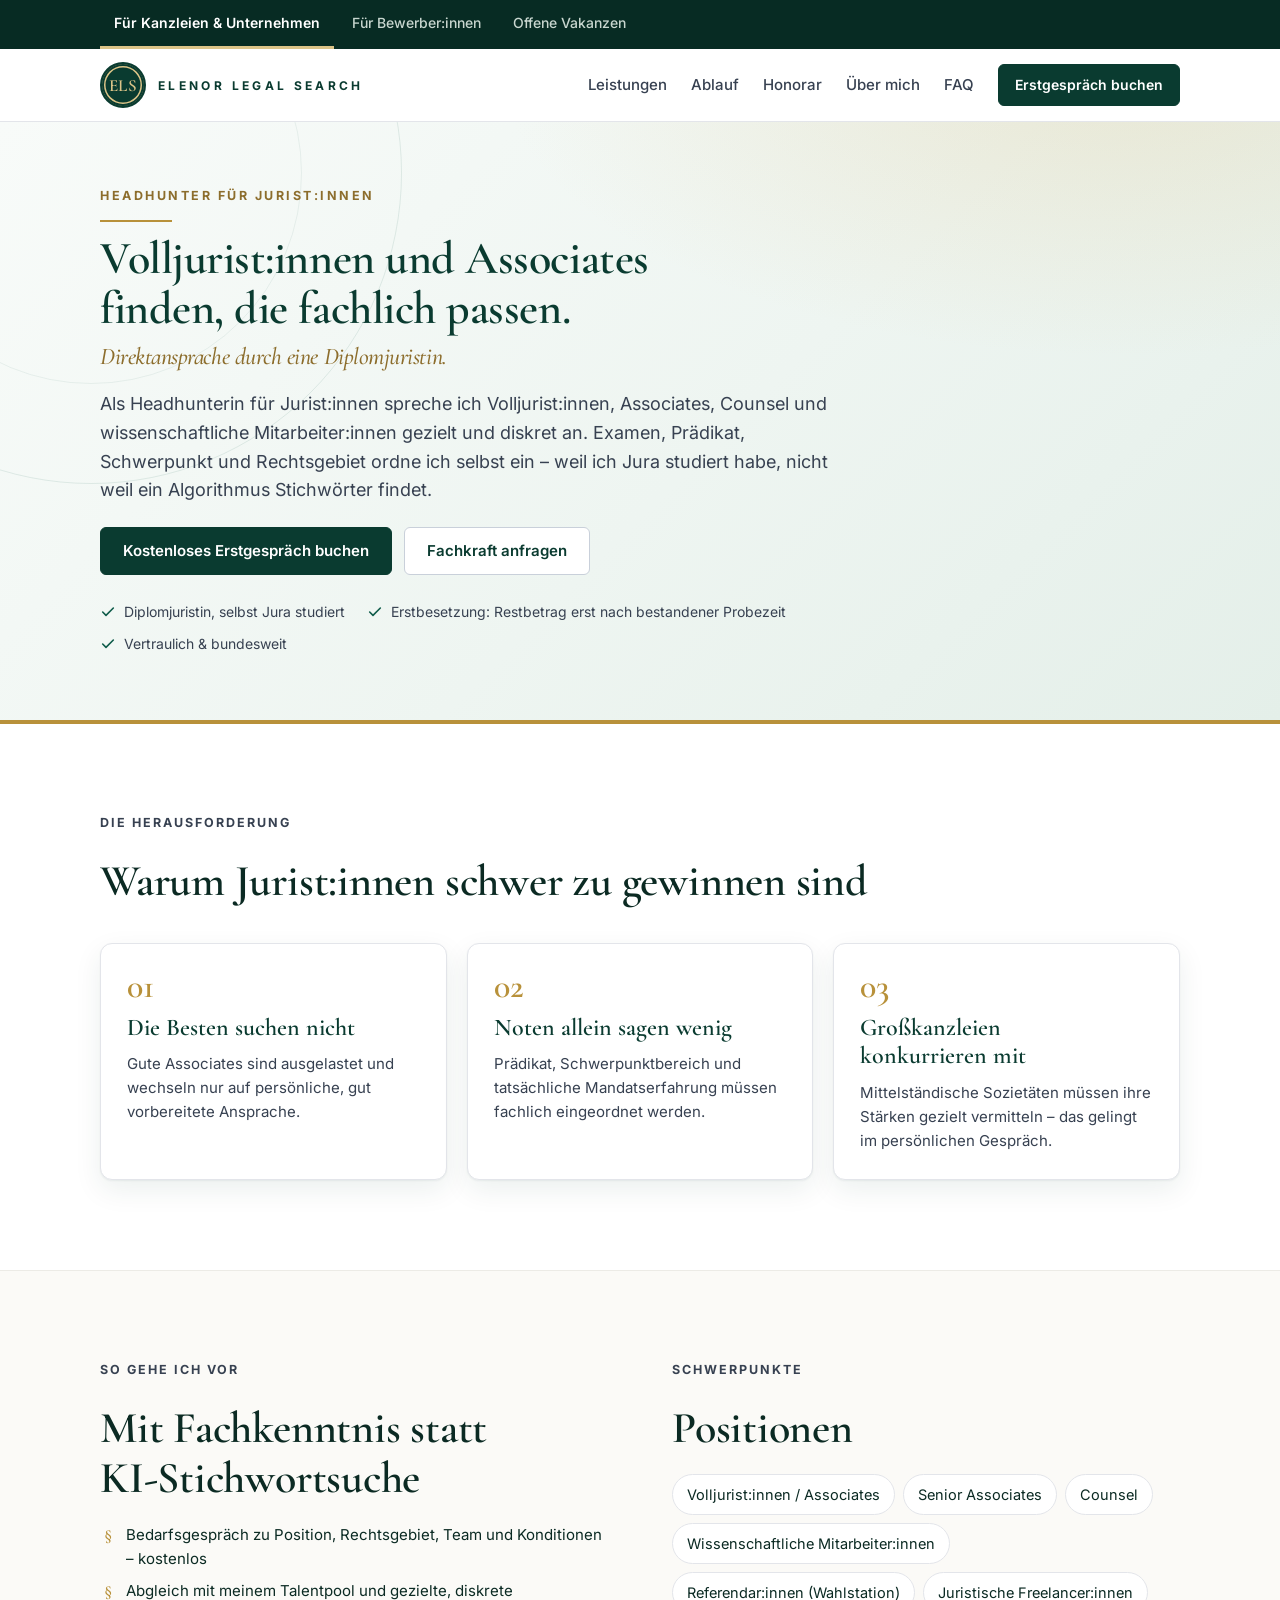
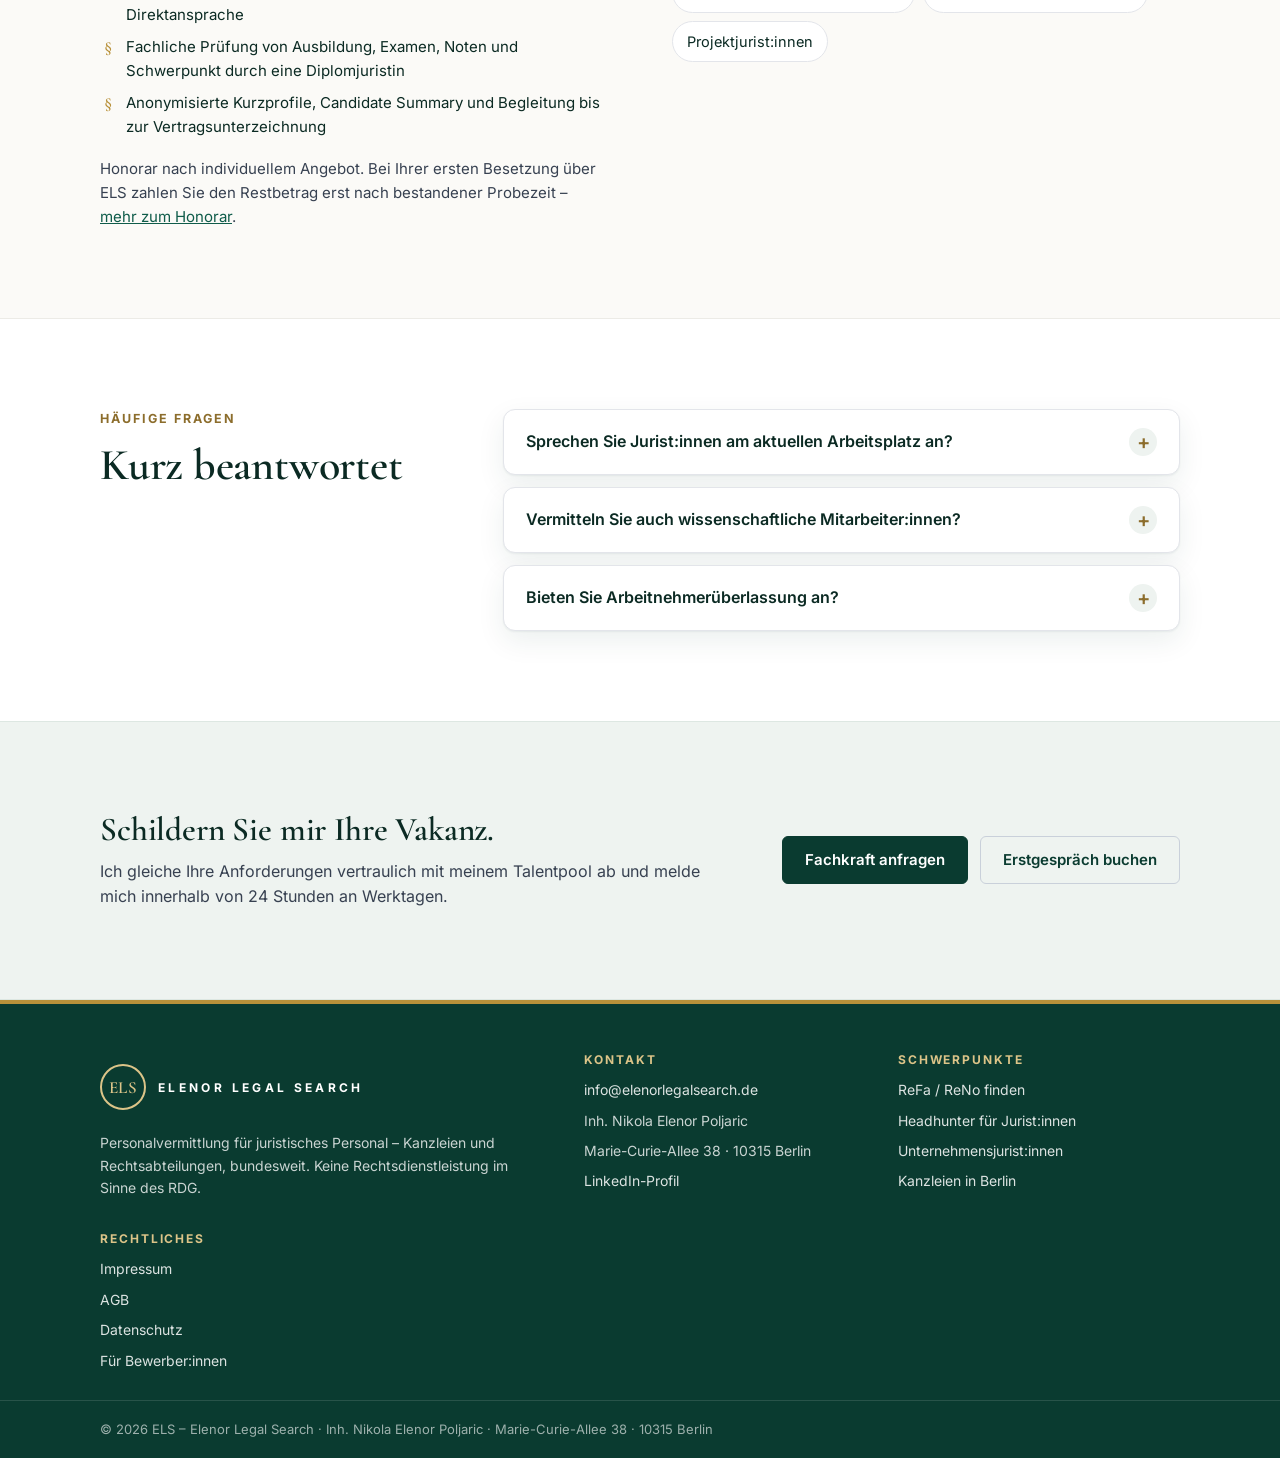
<file: headhunter-juristen.html>
<!doctype html>
<html lang="de">
<head>
<meta charset="utf-8">
<meta name="viewport" content="width=device-width, initial-scale=1">
<title>Headhunter für Jurist:innen – Volljurist:innen & Associates finden | ELS</title>
<meta name="description" content="Headhunter für Jurist:innen: Volljurist:innen, Associates, Counsel und wissenschaftliche Mitarbeiter:innen für Kanzleien – Direktansprache durch eine Diplomjuristin, bundesweit.">
<meta name="robots" content="index,follow">
<link rel="canonical" href="https://www.elenorlegalsearch.com/headhunter-juristen.html">
<meta property="og:type" content="website">
<meta property="og:locale" content="de_DE">
<meta property="og:site_name" content="ELS – Elenor Legal Search">
<meta property="og:title" content="Headhunter für Jurist:innen – Volljurist:innen & Associates finden | ELS">
<meta property="og:description" content="Headhunter für Jurist:innen: Volljurist:innen, Associates, Counsel und wissenschaftliche Mitarbeiter:innen für Kanzleien – Direktansprache durch eine Diplomjuristin, bundesweit.">
<meta property="og:url" content="https://www.elenorlegalsearch.com/headhunter-juristen.html">
<meta property="og:image" content="https://www.elenorlegalsearch.com/assets/og-image.png">
<meta name="theme-color" content="#0A3B30">
<meta name="color-scheme" content="light only">
<link rel="icon" href="data:image/svg+xml,%3Csvg xmlns='http://www.w3.org/2000/svg' viewBox='0 0 64 64'%3E%3Ccircle cx='32' cy='32' r='31' fill='%230A3B30'/%3E%3Ccircle cx='32' cy='32' r='26.5' fill='none' stroke='%23DCC488' stroke-width='2'/%3E%3Ctext x='32' y='40' text-anchor='middle' font-family='Georgia,serif' font-size='21' font-weight='600' fill='%23DCC488'%3EELS%3C/text%3E%3C/svg%3E">
<link rel="stylesheet" href="assets/fonts.css">
<link rel="stylesheet" href="assets/site.css">
<link rel="stylesheet" href="assets/els.css">
<script src="assets/analytics.js" defer></script>
</head>
<body>
<div class="els-topbar">
  <div class="els-topbar-in">
    <nav class="els-tabs" aria-label="Bereich wählen"><a class="els-tab is-active" href="index.html" aria-current="page">Für Kanzleien &amp; Unternehmen</a><a class="els-tab" href="bewerber.html">Für Bewerber:innen</a><a class="els-tab" href="vakanzen.html">Offene Vakanzen</a></nav>
    
  </div>
</div>
<header class="hdr">
  <div class="wrap hdr-in">
    <a class="els-logo" href="index.html" aria-label="ELS – Elenor Legal Search, zur Startseite"><span class="els-logo-mark">ELS</span><span class="els-logo-word">Elenor Legal Search</span></a>
    <nav aria-label="Hauptnavigation">
      <a class="nl" href="index.html#leistungen">Leistungen</a>
      <a class="nl" href="index.html#ablauf">Ablauf</a>
      <a class="nl" href="index.html#honorar">Honorar</a>
      <a class="nl" href="ueber-mich.html">Über mich</a>
      <a class="nl" href="index.html#faq">FAQ</a>
      <a class="btn btn-sm" href="index.html#kontakt">Erstgespräch buchen</a>
    </nav>
  </div>
</header>
<main>
<section class="hero hero-sub">
  <div class="wrap hero-in" style="grid-template-columns:minmax(0,1fr)">
    <div style="max-width:820px">
      <p class="eyebrow">Headhunter für Jurist:innen</p>
      <h1>Volljurist:innen und Associates finden, die fachlich passen.<span class="els-h1-sub">Direktansprache durch eine Diplomjuristin.</span></h1>
      <p class="lead">Als Headhunterin für Jurist:innen spreche ich Volljurist:innen, Associates, Counsel und wissenschaftliche Mitarbeiter:innen gezielt und diskret an. Examen, Prädikat, Schwerpunkt und Rechtsgebiet ordne ich selbst ein – weil ich Jura studiert habe, nicht weil ein Algorithmus Stichwörter findet.</p>
      <div class="ctas">
        <a class="btn btn-gold" href="https://calendly.com/elenorlegalsearch-info/30min" target="_blank" rel="noopener">Kostenloses Erstgespräch buchen</a>
        <a class="btn btn-ghost" href="index.html#kontakt">Fachkraft anfragen</a>
      </div>
      <ul class="trust">
        <li><svg width="16" height="16" viewBox="0 0 24 24" fill="none" stroke-width="2.4" stroke-linecap="round" stroke-linejoin="round" aria-hidden="true"><path d="M20 6 9 17l-5-5"/></svg>Diplomjuristin, selbst Jura studiert</li>
        <li><svg width="16" height="16" viewBox="0 0 24 24" fill="none" stroke-width="2.4" stroke-linecap="round" stroke-linejoin="round" aria-hidden="true"><path d="M20 6 9 17l-5-5"/></svg>Erstbesetzung: Restbetrag erst nach bestandener Probezeit</li>
        <li><svg width="16" height="16" viewBox="0 0 24 24" fill="none" stroke-width="2.4" stroke-linecap="round" stroke-linejoin="round" aria-hidden="true"><path d="M20 6 9 17l-5-5"/></svg>Vertraulich &amp; bundesweit</li>
      </ul>
    </div>
  </div>
</section>
<section class="sec">
  <div class="wrap">
    <div class="head"><p class="eyebrow">Die Herausforderung</p><h2>Warum Jurist:innen schwer zu gewinnen sind</h2></div>
    <div class="cards"><div class="card"><span class="num">01</span><h3>Die Besten suchen nicht</h3><p>Gute Associates sind ausgelastet und wechseln nur auf persönliche, gut vorbereitete Ansprache.</p></div><div class="card"><span class="num">02</span><h3>Noten allein sagen wenig</h3><p>Prädikat, Schwerpunktbereich und tatsächliche Mandatserfahrung müssen fachlich eingeordnet werden.</p></div><div class="card"><span class="num">03</span><h3>Großkanzleien konkurrieren mit</h3><p>Mittelständische Sozietäten müssen ihre Stärken gezielt vermitteln – das gelingt im persönlichen Gespräch.</p></div></div>
  </div>
</section>
<section class="sec sec-paper">
  <div class="wrap two">
    <div>
      <div class="head"><p class="eyebrow">So gehe ich vor</p><h2>Mit Fachkenntnis statt KI-Stichwortsuche</h2></div>
      <ul class="ticks"><li>Bedarfsgespräch zu Position, Rechtsgebiet, Team und Konditionen – kostenlos</li><li>Abgleich mit meinem Talentpool und gezielte, diskrete Direktansprache</li><li>Fachliche Prüfung von Ausbildung, Examen, Noten und Schwerpunkt durch eine Diplomjuristin</li><li>Anonymisierte Kurzprofile, Candidate Summary und Begleitung bis zur Vertragsunterzeichnung</li></ul>
      <p class="note">Honorar nach individuellem Angebot. Bei Ihrer ersten Besetzung über ELS zahlen Sie den Restbetrag erst nach bestandener Probezeit – <a href="index.html#honorar">mehr zum Honorar</a>.</p>
    </div>
    <div>
      <div class="head"><p class="eyebrow">Schwerpunkte</p><h2>Positionen</h2></div>
      <ul class="chips "><li>Volljurist:innen / Associates</li><li>Senior Associates</li><li>Counsel</li><li>Wissenschaftliche Mitarbeiter:innen</li><li>Referendar:innen (Wahlstation)</li><li>Juristische Freelancer:innen</li><li>Projektjurist:innen</li></ul>
    </div>
  </div>
</section>
<section class="sec">
  <div class="wrap faq">
    <div><p class="eyebrow">Häufige Fragen</p><h2>Kurz beantwortet</h2></div>
    <div class="acc"><details><summary>Sprechen Sie Jurist:innen am aktuellen Arbeitsplatz an?</summary><p>Ich spreche Kandidat:innen diskret über LinkedIn und mein Netzwerk an – vertraulich gegenüber der aktuellen Arbeitsstelle.</p></details><details><summary>Vermitteln Sie auch wissenschaftliche Mitarbeiter:innen?</summary><p>Ja, auch mehrere gleichzeitig – etwa für Recherche, Gutachten oder die Unterstützung in Spitzenzeiten.</p></details><details><summary>Bieten Sie Arbeitnehmerüberlassung an?</summary><p>Nein. Die vermittelte Person wird direkt bei Ihnen angestellt oder als Freelancer:in beauftragt.</p></details></div>
  </div>
</section>
<section class="sec sec-tint">
  <div class="wrap teaser">
    <div><h2>Schildern Sie mir Ihre Vakanz.</h2><p>Ich gleiche Ihre Anforderungen vertraulich mit meinem Talentpool ab und melde mich innerhalb von 24 Stunden an Werktagen.</p></div>
    <div class="ctas"><a class="btn" href="index.html#kontakt">Fachkraft anfragen</a><a class="btn btn-line" href="https://calendly.com/elenorlegalsearch-info/30min" target="_blank" rel="noopener">Erstgespräch buchen</a></div>
  </div>
</section>
</main>
<footer class="ftr">
  <div class="wrap ftr-in">
    <div>
      <a class="els-logo" href="index.html"><span class="els-logo-mark">ELS</span><span class="els-logo-word">Elenor Legal Search</span></a>
      <p>Personalvermittlung für juristisches Personal – Kanzleien und Rechtsabteilungen, bundesweit. Keine Rechtsdienstleistung im Sinne des RDG.</p>
    </div>
    <div>
      <h2>Kontakt</h2>
      <ul>
        <li><a href="mailto:info@elenorlegalsearch.de">info@elenorlegalsearch.de</a></li>
        <li>Inh. Nikola Elenor Poljaric</li>
        <li>Marie-Curie-Allee 38 · 10315 Berlin</li>
        <li><a href="https://www.linkedin.com/in/nikola-elenor-poljaric-56ba25247/" target="_blank" rel="noopener">LinkedIn-Profil</a></li>
      </ul>
    </div>
    <nav aria-label="Schwerpunkte">
      <h2>Schwerpunkte</h2>
      <ul>
        <li><a href="rechtsanwaltsfachangestellte-finden.html">ReFa / ReNo finden</a></li>
        <li><a href="headhunter-juristen.html">Headhunter für Jurist:innen</a></li>
        <li><a href="unternehmensjuristen-syndikus.html">Unternehmensjurist:innen</a></li>
        <li><a href="personalvermittlung-kanzlei-berlin.html">Kanzleien in Berlin</a></li>
      </ul>
    </nav>
    <nav aria-label="Rechtliches">
      <h2>Rechtliches</h2>
      <ul>
        <li><a href="impressum.html">Impressum</a></li>
        <li><a href="agb.html">AGB</a></li>
        <li><a href="datenschutz.html">Datenschutz</a></li>
        <li><a href="bewerber.html">Für Bewerber:innen</a></li>
      </ul>
    </nav>
  </div>
  <div class="ftr-bot"><div class="wrap">© 2026 ELS – Elenor Legal Search · Inh. Nikola Elenor Poljaric · Marie-Curie-Allee 38 · 10315 Berlin</div></div>
</footer>
<script src="assets/i18n.js"></script>
<script src="assets/els.js"></script>
</body>
</html>
</file>
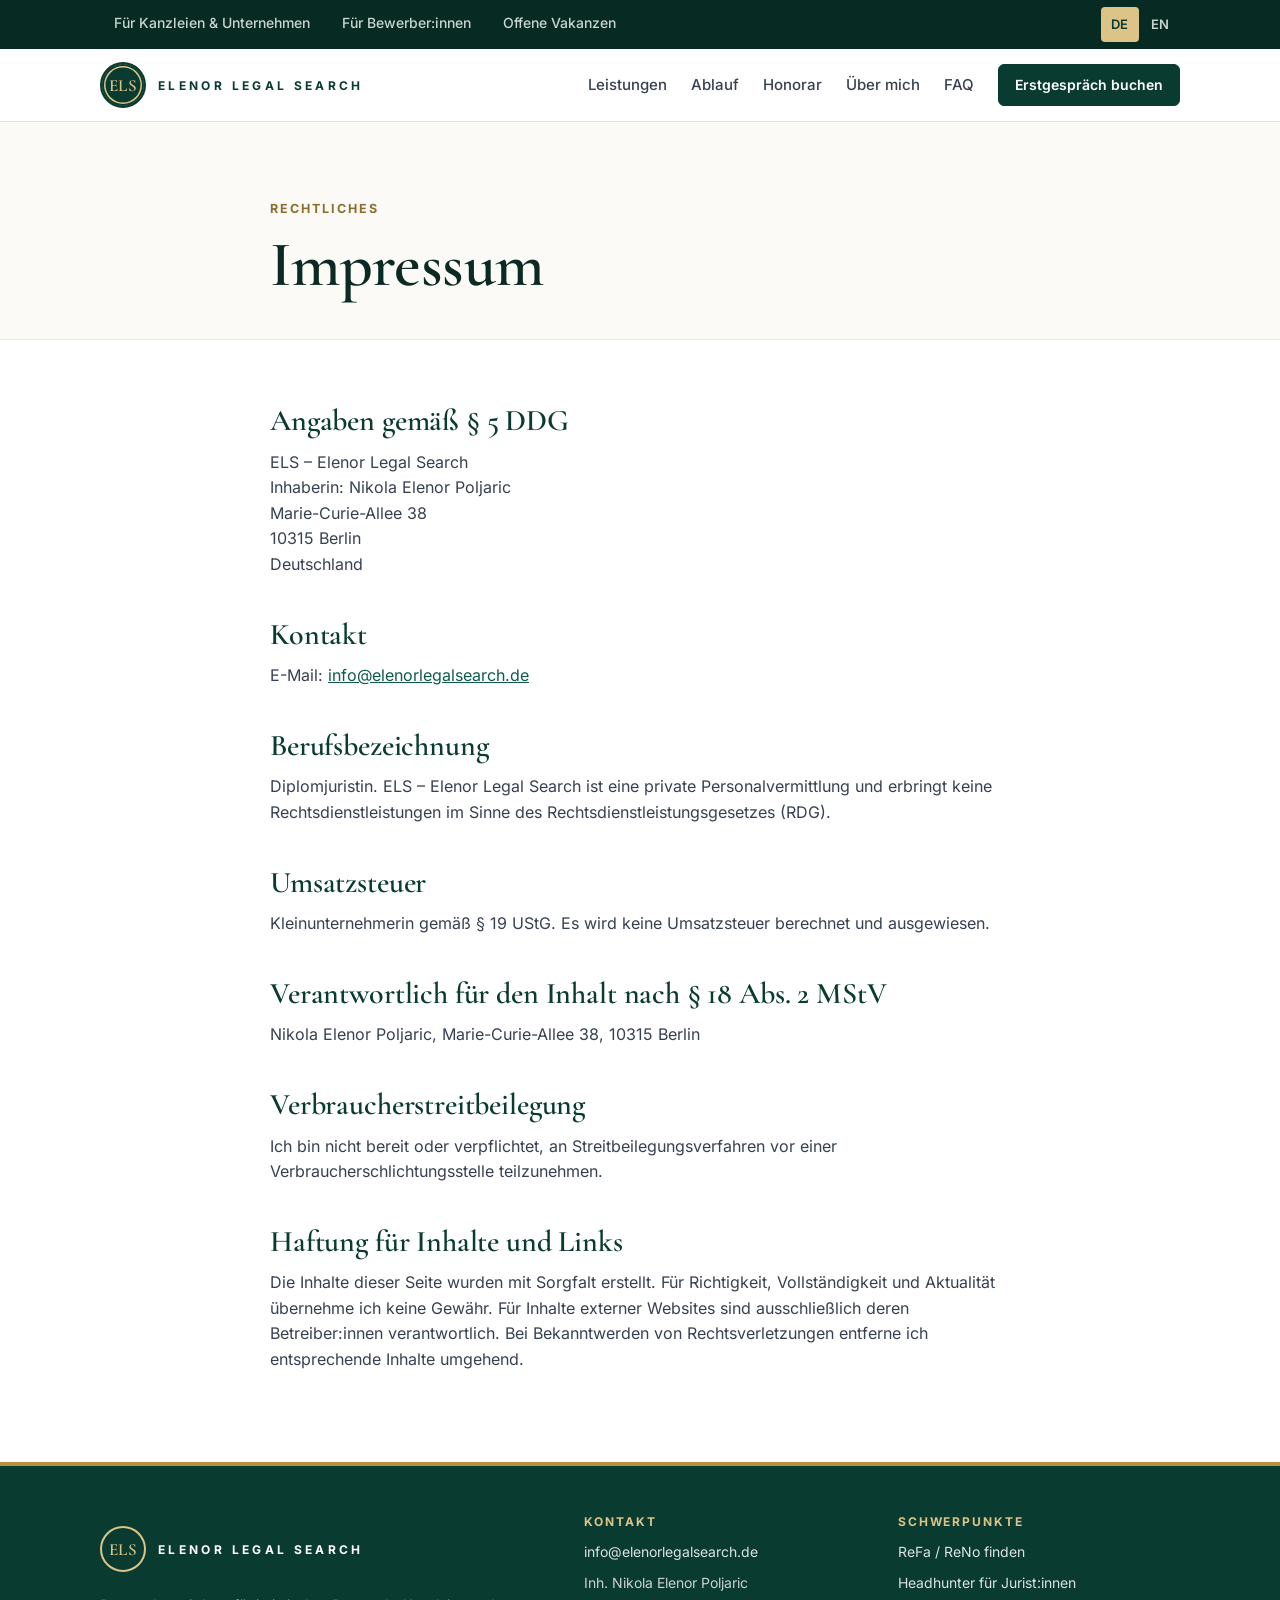
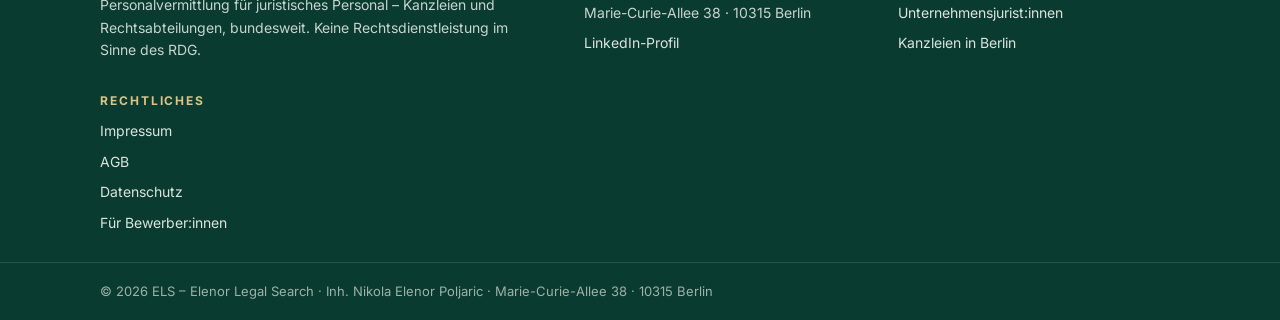
<file: impressum.html>
<!doctype html>
<html lang="de">
<head>
<meta charset="utf-8">
<meta name="viewport" content="width=device-width, initial-scale=1">
<title>Impressum | ELS – Elenor Legal Search</title>
<meta name="description" content="Impressum von ELS – Elenor Legal Search.">
<meta name="robots" content="noindex,follow">
<link rel="canonical" href="https://www.elenorlegalsearch.com/impressum.html">
<meta property="og:type" content="website">
<meta property="og:locale" content="de_DE">
<meta property="og:site_name" content="ELS – Elenor Legal Search">
<meta property="og:title" content="Impressum | ELS – Elenor Legal Search">
<meta property="og:description" content="Impressum von ELS – Elenor Legal Search.">
<meta property="og:url" content="https://www.elenorlegalsearch.com/impressum.html">
<meta property="og:image" content="https://www.elenorlegalsearch.com/assets/og-image.png">
<meta name="theme-color" content="#0A3B30">
<meta name="color-scheme" content="light only">
<link rel="icon" href="data:image/svg+xml,%3Csvg xmlns='http://www.w3.org/2000/svg' viewBox='0 0 64 64'%3E%3Ccircle cx='32' cy='32' r='31' fill='%230A3B30'/%3E%3Ccircle cx='32' cy='32' r='26.5' fill='none' stroke='%23DCC488' stroke-width='2'/%3E%3Ctext x='32' y='40' text-anchor='middle' font-family='Georgia,serif' font-size='21' font-weight='600' fill='%23DCC488'%3EELS%3C/text%3E%3C/svg%3E">
<link rel="stylesheet" href="assets/fonts.css">
<link rel="stylesheet" href="assets/site.css">
<link rel="stylesheet" href="assets/els.css">
<script src="assets/analytics.js" defer></script>
</head>
<body>
<div class="els-topbar">
  <div class="els-topbar-in">
    <nav class="els-tabs" aria-label="Bereich wählen"><a class="els-tab" href="index.html">Für Kanzleien &amp; Unternehmen</a><a class="els-tab" href="bewerber.html">Für Bewerber:innen</a><a class="els-tab" href="vakanzen.html">Offene Vakanzen</a></nav>
    <div class="els-lang" role="group" aria-label="Sprache wählen"><button type="button" data-lang="de" aria-pressed="true">DE</button><button type="button" data-lang="en" aria-pressed="false">EN</button></div>
  </div>
</div>
<header class="hdr">
  <div class="wrap hdr-in">
    <a class="els-logo" href="index.html" aria-label="ELS – Elenor Legal Search, zur Startseite"><span class="els-logo-mark">ELS</span><span class="els-logo-word">Elenor Legal Search</span></a>
    <nav aria-label="Hauptnavigation">
      <a class="nl" href="index.html#leistungen">Leistungen</a>
      <a class="nl" href="index.html#ablauf">Ablauf</a>
      <a class="nl" href="index.html#honorar">Honorar</a>
      <a class="nl" href="ueber-mich.html">Über mich</a>
      <a class="nl" href="index.html#faq">FAQ</a>
      <a class="btn btn-sm" href="index.html#kontakt">Erstgespräch buchen</a>
    </nav>
  </div>
</header>
<main>
<section class="legal-hero"><div class="wrap narrow"><p class="eyebrow">Rechtliches</p><h1>Impressum</h1></div></section>
<section class="legal"><div class="wrap narrow">
<h2>Angaben gemäß § 5 DDG</h2>
<p>ELS – Elenor Legal Search<br>Inhaberin: Nikola Elenor Poljaric<br>Marie-Curie-Allee 38<br>10315 Berlin<br>Deutschland</p>
<h2>Kontakt</h2>
<p>E-Mail: <a href="mailto:info@elenorlegalsearch.de">info@elenorlegalsearch.de</a></p>
<h2>Berufsbezeichnung</h2>
<p>Diplomjuristin. ELS – Elenor Legal Search ist eine private Personalvermittlung und erbringt keine Rechtsdienstleistungen im Sinne des Rechtsdienstleistungsgesetzes (RDG).</p>
<h2>Umsatzsteuer</h2>
<p>Kleinunternehmerin gemäß § 19 UStG. Es wird keine Umsatzsteuer berechnet und ausgewiesen.</p>
<h2>Verantwortlich für den Inhalt nach § 18 Abs. 2 MStV</h2>
<p>Nikola Elenor Poljaric, Marie-Curie-Allee 38, 10315 Berlin</p>
<h2>Verbraucherstreitbeilegung</h2>
<p>Ich bin nicht bereit oder verpflichtet, an Streitbeilegungsverfahren vor einer Verbraucherschlichtungsstelle teilzunehmen.</p>
<h2>Haftung für Inhalte und Links</h2>
<p>Die Inhalte dieser Seite wurden mit Sorgfalt erstellt. Für Richtigkeit, Vollständigkeit und Aktualität übernehme ich keine Gewähr. Für Inhalte externer Websites sind ausschließlich deren Betreiber:innen verantwortlich. Bei Bekanntwerden von Rechtsverletzungen entferne ich entsprechende Inhalte umgehend.</p>
</div></section>
</main>
<footer class="ftr">
  <div class="wrap ftr-in">
    <div>
      <a class="els-logo" href="index.html"><span class="els-logo-mark">ELS</span><span class="els-logo-word">Elenor Legal Search</span></a>
      <p>Personalvermittlung für juristisches Personal – Kanzleien und Rechtsabteilungen, bundesweit. Keine Rechtsdienstleistung im Sinne des RDG.</p>
    </div>
    <div>
      <h2>Kontakt</h2>
      <ul>
        <li><a href="mailto:info@elenorlegalsearch.de">info@elenorlegalsearch.de</a></li>
        <li>Inh. Nikola Elenor Poljaric</li>
        <li>Marie-Curie-Allee 38 · 10315 Berlin</li>
        <li><a href="https://www.linkedin.com/in/nikola-elenor-poljaric-56ba25247/" target="_blank" rel="noopener">LinkedIn-Profil</a></li>
      </ul>
    </div>
    <nav aria-label="Schwerpunkte">
      <h2>Schwerpunkte</h2>
      <ul>
        <li><a href="rechtsanwaltsfachangestellte-finden.html">ReFa / ReNo finden</a></li>
        <li><a href="headhunter-juristen.html">Headhunter für Jurist:innen</a></li>
        <li><a href="unternehmensjuristen-syndikus.html">Unternehmensjurist:innen</a></li>
        <li><a href="personalvermittlung-kanzlei-berlin.html">Kanzleien in Berlin</a></li>
      </ul>
    </nav>
    <nav aria-label="Rechtliches">
      <h2>Rechtliches</h2>
      <ul>
        <li><a href="impressum.html">Impressum</a></li>
        <li><a href="agb.html">AGB</a></li>
        <li><a href="datenschutz.html">Datenschutz</a></li>
        <li><a href="bewerber.html">Für Bewerber:innen</a></li>
      </ul>
    </nav>
  </div>
  <div class="ftr-bot"><div class="wrap">© 2026 ELS – Elenor Legal Search · Inh. Nikola Elenor Poljaric · Marie-Curie-Allee 38 · 10315 Berlin</div></div>
</footer>
<script src="assets/i18n.js"></script>
<script src="assets/els.js"></script>
</body>
</html>
</file>
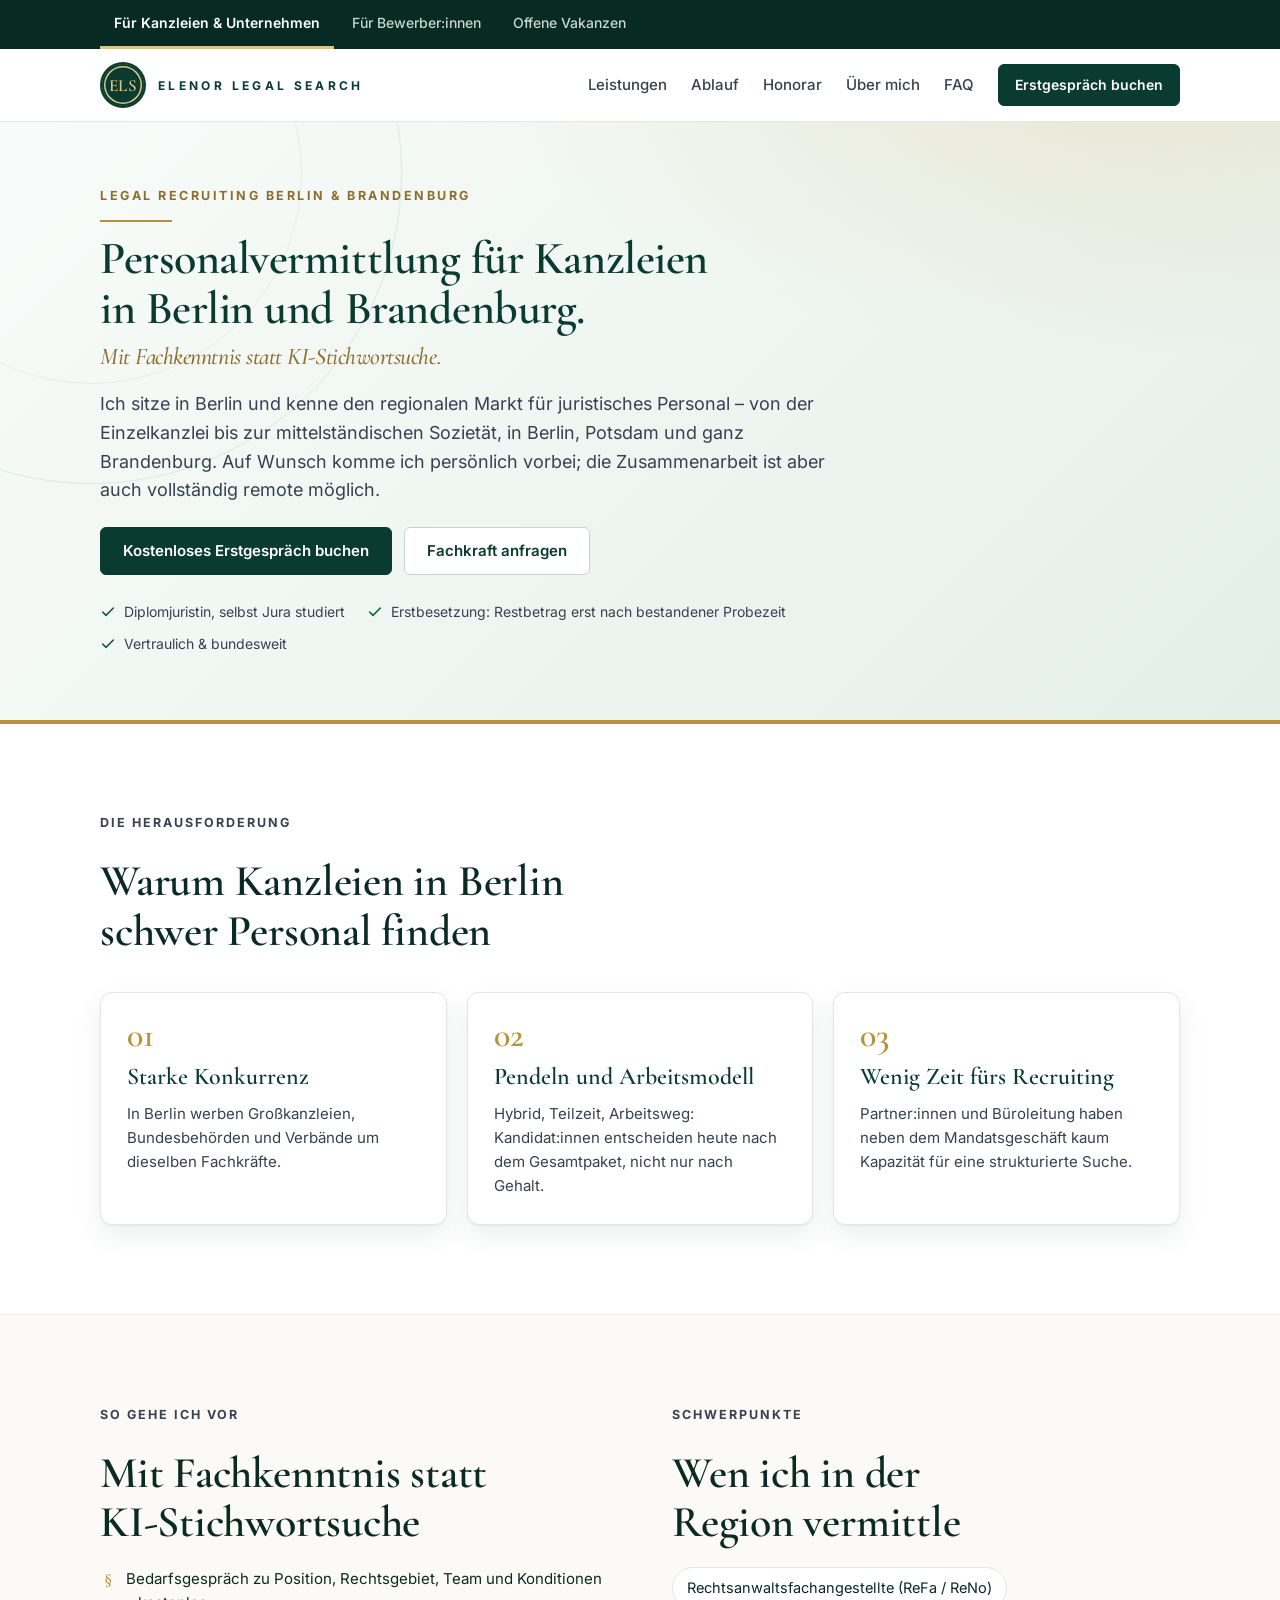
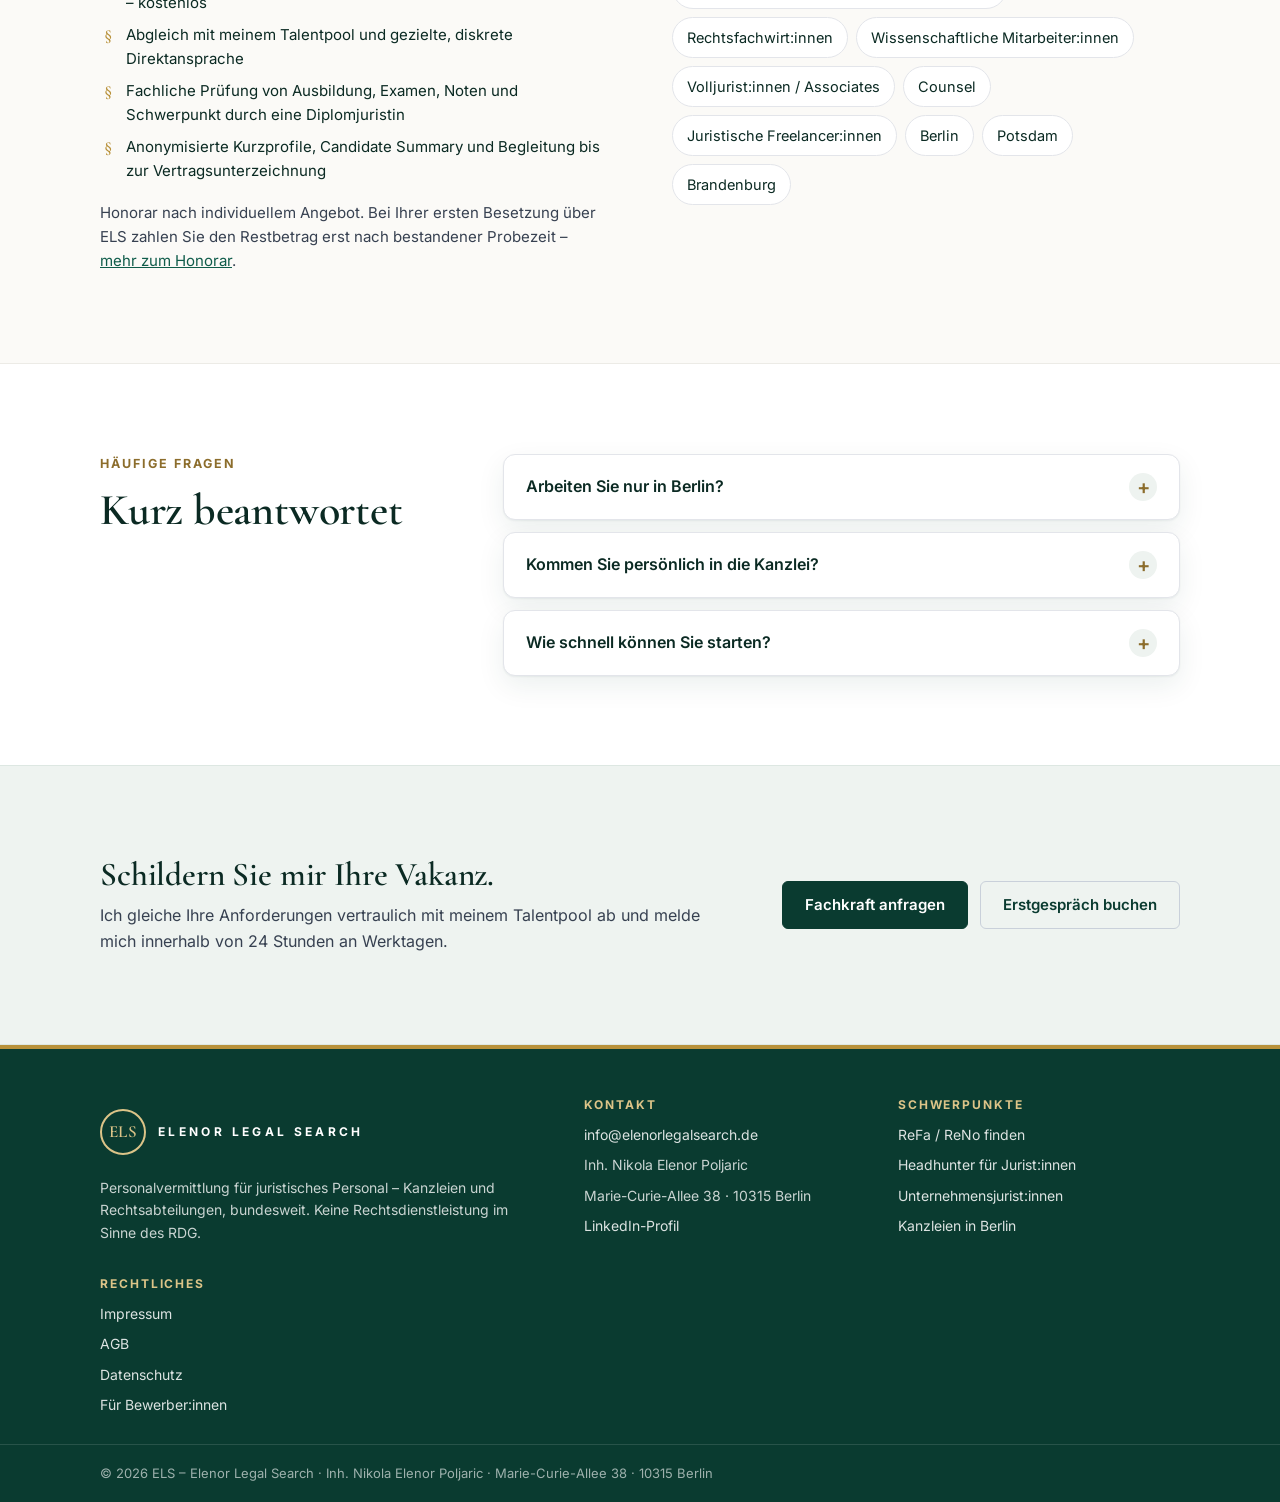
<file: personalvermittlung-kanzlei-berlin.html>
<!doctype html>
<html lang="de">
<head>
<meta charset="utf-8">
<meta name="viewport" content="width=device-width, initial-scale=1">
<title>Personalvermittlung für Kanzleien in Berlin & Brandenburg | ELS</title>
<meta name="description" content="Personalvermittlung und Legal Recruiting für Kanzleien in Berlin, Potsdam und Brandenburg: ReFa/ReNo, wissenschaftliche Mitarbeiter:innen, Volljurist:innen und Counsel.">
<meta name="robots" content="index,follow">
<link rel="canonical" href="https://www.elenorlegalsearch.com/personalvermittlung-kanzlei-berlin.html">
<meta property="og:type" content="website">
<meta property="og:locale" content="de_DE">
<meta property="og:site_name" content="ELS – Elenor Legal Search">
<meta property="og:title" content="Personalvermittlung für Kanzleien in Berlin & Brandenburg | ELS">
<meta property="og:description" content="Personalvermittlung und Legal Recruiting für Kanzleien in Berlin, Potsdam und Brandenburg: ReFa/ReNo, wissenschaftliche Mitarbeiter:innen, Volljurist:innen und Counsel.">
<meta property="og:url" content="https://www.elenorlegalsearch.com/personalvermittlung-kanzlei-berlin.html">
<meta property="og:image" content="https://www.elenorlegalsearch.com/assets/og-image.png">
<meta name="theme-color" content="#0A3B30">
<meta name="color-scheme" content="light only">
<link rel="icon" href="data:image/svg+xml,%3Csvg xmlns='http://www.w3.org/2000/svg' viewBox='0 0 64 64'%3E%3Ccircle cx='32' cy='32' r='31' fill='%230A3B30'/%3E%3Ccircle cx='32' cy='32' r='26.5' fill='none' stroke='%23DCC488' stroke-width='2'/%3E%3Ctext x='32' y='40' text-anchor='middle' font-family='Georgia,serif' font-size='21' font-weight='600' fill='%23DCC488'%3EELS%3C/text%3E%3C/svg%3E">
<link rel="stylesheet" href="assets/fonts.css">
<link rel="stylesheet" href="assets/site.css">
<link rel="stylesheet" href="assets/els.css">
<script src="assets/analytics.js" defer></script>
</head>
<body>
<div class="els-topbar">
  <div class="els-topbar-in">
    <nav class="els-tabs" aria-label="Bereich wählen"><a class="els-tab is-active" href="index.html" aria-current="page">Für Kanzleien &amp; Unternehmen</a><a class="els-tab" href="bewerber.html">Für Bewerber:innen</a><a class="els-tab" href="vakanzen.html">Offene Vakanzen</a></nav>
    
  </div>
</div>
<header class="hdr">
  <div class="wrap hdr-in">
    <a class="els-logo" href="index.html" aria-label="ELS – Elenor Legal Search, zur Startseite"><span class="els-logo-mark">ELS</span><span class="els-logo-word">Elenor Legal Search</span></a>
    <nav aria-label="Hauptnavigation">
      <a class="nl" href="index.html#leistungen">Leistungen</a>
      <a class="nl" href="index.html#ablauf">Ablauf</a>
      <a class="nl" href="index.html#honorar">Honorar</a>
      <a class="nl" href="ueber-mich.html">Über mich</a>
      <a class="nl" href="index.html#faq">FAQ</a>
      <a class="btn btn-sm" href="index.html#kontakt">Erstgespräch buchen</a>
    </nav>
  </div>
</header>
<main>
<section class="hero hero-sub">
  <div class="wrap hero-in" style="grid-template-columns:minmax(0,1fr)">
    <div style="max-width:820px">
      <p class="eyebrow">Legal Recruiting Berlin &amp; Brandenburg</p>
      <h1>Personalvermittlung für Kanzleien in Berlin und Brandenburg.<span class="els-h1-sub">Mit Fachkenntnis statt KI-Stichwortsuche.</span></h1>
      <p class="lead">Ich sitze in Berlin und kenne den regionalen Markt für juristisches Personal – von der Einzelkanzlei bis zur mittelständischen Sozietät, in Berlin, Potsdam und ganz Brandenburg. Auf Wunsch komme ich persönlich vorbei; die Zusammenarbeit ist aber auch vollständig remote möglich.</p>
      <div class="ctas">
        <a class="btn btn-gold" href="https://calendly.com/elenorlegalsearch-info/30min" target="_blank" rel="noopener">Kostenloses Erstgespräch buchen</a>
        <a class="btn btn-ghost" href="index.html#kontakt">Fachkraft anfragen</a>
      </div>
      <ul class="trust">
        <li><svg width="16" height="16" viewBox="0 0 24 24" fill="none" stroke-width="2.4" stroke-linecap="round" stroke-linejoin="round" aria-hidden="true"><path d="M20 6 9 17l-5-5"/></svg>Diplomjuristin, selbst Jura studiert</li>
        <li><svg width="16" height="16" viewBox="0 0 24 24" fill="none" stroke-width="2.4" stroke-linecap="round" stroke-linejoin="round" aria-hidden="true"><path d="M20 6 9 17l-5-5"/></svg>Erstbesetzung: Restbetrag erst nach bestandener Probezeit</li>
        <li><svg width="16" height="16" viewBox="0 0 24 24" fill="none" stroke-width="2.4" stroke-linecap="round" stroke-linejoin="round" aria-hidden="true"><path d="M20 6 9 17l-5-5"/></svg>Vertraulich &amp; bundesweit</li>
      </ul>
    </div>
  </div>
</section>
<section class="sec">
  <div class="wrap">
    <div class="head"><p class="eyebrow">Die Herausforderung</p><h2>Warum Kanzleien in Berlin schwer Personal finden</h2></div>
    <div class="cards"><div class="card"><span class="num">01</span><h3>Starke Konkurrenz</h3><p>In Berlin werben Großkanzleien, Bundesbehörden und Verbände um dieselben Fachkräfte.</p></div><div class="card"><span class="num">02</span><h3>Pendeln und Arbeitsmodell</h3><p>Hybrid, Teilzeit, Arbeitsweg: Kandidat:innen entscheiden heute nach dem Gesamtpaket, nicht nur nach Gehalt.</p></div><div class="card"><span class="num">03</span><h3>Wenig Zeit fürs Recruiting</h3><p>Partner:innen und Büroleitung haben neben dem Mandatsgeschäft kaum Kapazität für eine strukturierte Suche.</p></div></div>
  </div>
</section>
<section class="sec sec-paper">
  <div class="wrap two">
    <div>
      <div class="head"><p class="eyebrow">So gehe ich vor</p><h2>Mit Fachkenntnis statt KI-Stichwortsuche</h2></div>
      <ul class="ticks"><li>Bedarfsgespräch zu Position, Rechtsgebiet, Team und Konditionen – kostenlos</li><li>Abgleich mit meinem Talentpool und gezielte, diskrete Direktansprache</li><li>Fachliche Prüfung von Ausbildung, Examen, Noten und Schwerpunkt durch eine Diplomjuristin</li><li>Anonymisierte Kurzprofile, Candidate Summary und Begleitung bis zur Vertragsunterzeichnung</li></ul>
      <p class="note">Honorar nach individuellem Angebot. Bei Ihrer ersten Besetzung über ELS zahlen Sie den Restbetrag erst nach bestandener Probezeit – <a href="index.html#honorar">mehr zum Honorar</a>.</p>
    </div>
    <div>
      <div class="head"><p class="eyebrow">Schwerpunkte</p><h2>Wen ich in der Region vermittle</h2></div>
      <ul class="chips "><li>Rechtsanwaltsfachangestellte (ReFa / ReNo)</li><li>Rechtsfachwirt:innen</li><li>Wissenschaftliche Mitarbeiter:innen</li><li>Volljurist:innen / Associates</li><li>Counsel</li><li>Juristische Freelancer:innen</li><li>Berlin</li><li>Potsdam</li><li>Brandenburg</li></ul>
    </div>
  </div>
</section>
<section class="sec">
  <div class="wrap faq">
    <div><p class="eyebrow">Häufige Fragen</p><h2>Kurz beantwortet</h2></div>
    <div class="acc"><details><summary>Arbeiten Sie nur in Berlin?</summary><p>Mein Schwerpunkt liegt in Berlin und Brandenburg, ich vermittle aber bundesweit.</p></details><details><summary>Kommen Sie persönlich in die Kanzlei?</summary><p>Gern – in Berlin und Potsdam auf Wunsch persönlich, ansonsten per Video.</p></details><details><summary>Wie schnell können Sie starten?</summary><p>Nach einem kostenlosen Bedarfsgespräch beginne ich direkt mit dem Abgleich im Talentpool und der Direktansprache.</p></details></div>
  </div>
</section>
<section class="sec sec-tint">
  <div class="wrap teaser">
    <div><h2>Schildern Sie mir Ihre Vakanz.</h2><p>Ich gleiche Ihre Anforderungen vertraulich mit meinem Talentpool ab und melde mich innerhalb von 24 Stunden an Werktagen.</p></div>
    <div class="ctas"><a class="btn" href="index.html#kontakt">Fachkraft anfragen</a><a class="btn btn-line" href="https://calendly.com/elenorlegalsearch-info/30min" target="_blank" rel="noopener">Erstgespräch buchen</a></div>
  </div>
</section>
</main>
<footer class="ftr">
  <div class="wrap ftr-in">
    <div>
      <a class="els-logo" href="index.html"><span class="els-logo-mark">ELS</span><span class="els-logo-word">Elenor Legal Search</span></a>
      <p>Personalvermittlung für juristisches Personal – Kanzleien und Rechtsabteilungen, bundesweit. Keine Rechtsdienstleistung im Sinne des RDG.</p>
    </div>
    <div>
      <h2>Kontakt</h2>
      <ul>
        <li><a href="mailto:info@elenorlegalsearch.de">info@elenorlegalsearch.de</a></li>
        <li>Inh. Nikola Elenor Poljaric</li>
        <li>Marie-Curie-Allee 38 · 10315 Berlin</li>
        <li><a href="https://www.linkedin.com/in/nikola-elenor-poljaric-56ba25247/" target="_blank" rel="noopener">LinkedIn-Profil</a></li>
      </ul>
    </div>
    <nav aria-label="Schwerpunkte">
      <h2>Schwerpunkte</h2>
      <ul>
        <li><a href="rechtsanwaltsfachangestellte-finden.html">ReFa / ReNo finden</a></li>
        <li><a href="headhunter-juristen.html">Headhunter für Jurist:innen</a></li>
        <li><a href="unternehmensjuristen-syndikus.html">Unternehmensjurist:innen</a></li>
        <li><a href="personalvermittlung-kanzlei-berlin.html">Kanzleien in Berlin</a></li>
      </ul>
    </nav>
    <nav aria-label="Rechtliches">
      <h2>Rechtliches</h2>
      <ul>
        <li><a href="impressum.html">Impressum</a></li>
        <li><a href="agb.html">AGB</a></li>
        <li><a href="datenschutz.html">Datenschutz</a></li>
        <li><a href="bewerber.html">Für Bewerber:innen</a></li>
      </ul>
    </nav>
  </div>
  <div class="ftr-bot"><div class="wrap">© 2026 ELS – Elenor Legal Search · Inh. Nikola Elenor Poljaric · Marie-Curie-Allee 38 · 10315 Berlin</div></div>
</footer>
<script src="assets/i18n.js"></script>
<script src="assets/els.js"></script>
</body>
</html>
</file>
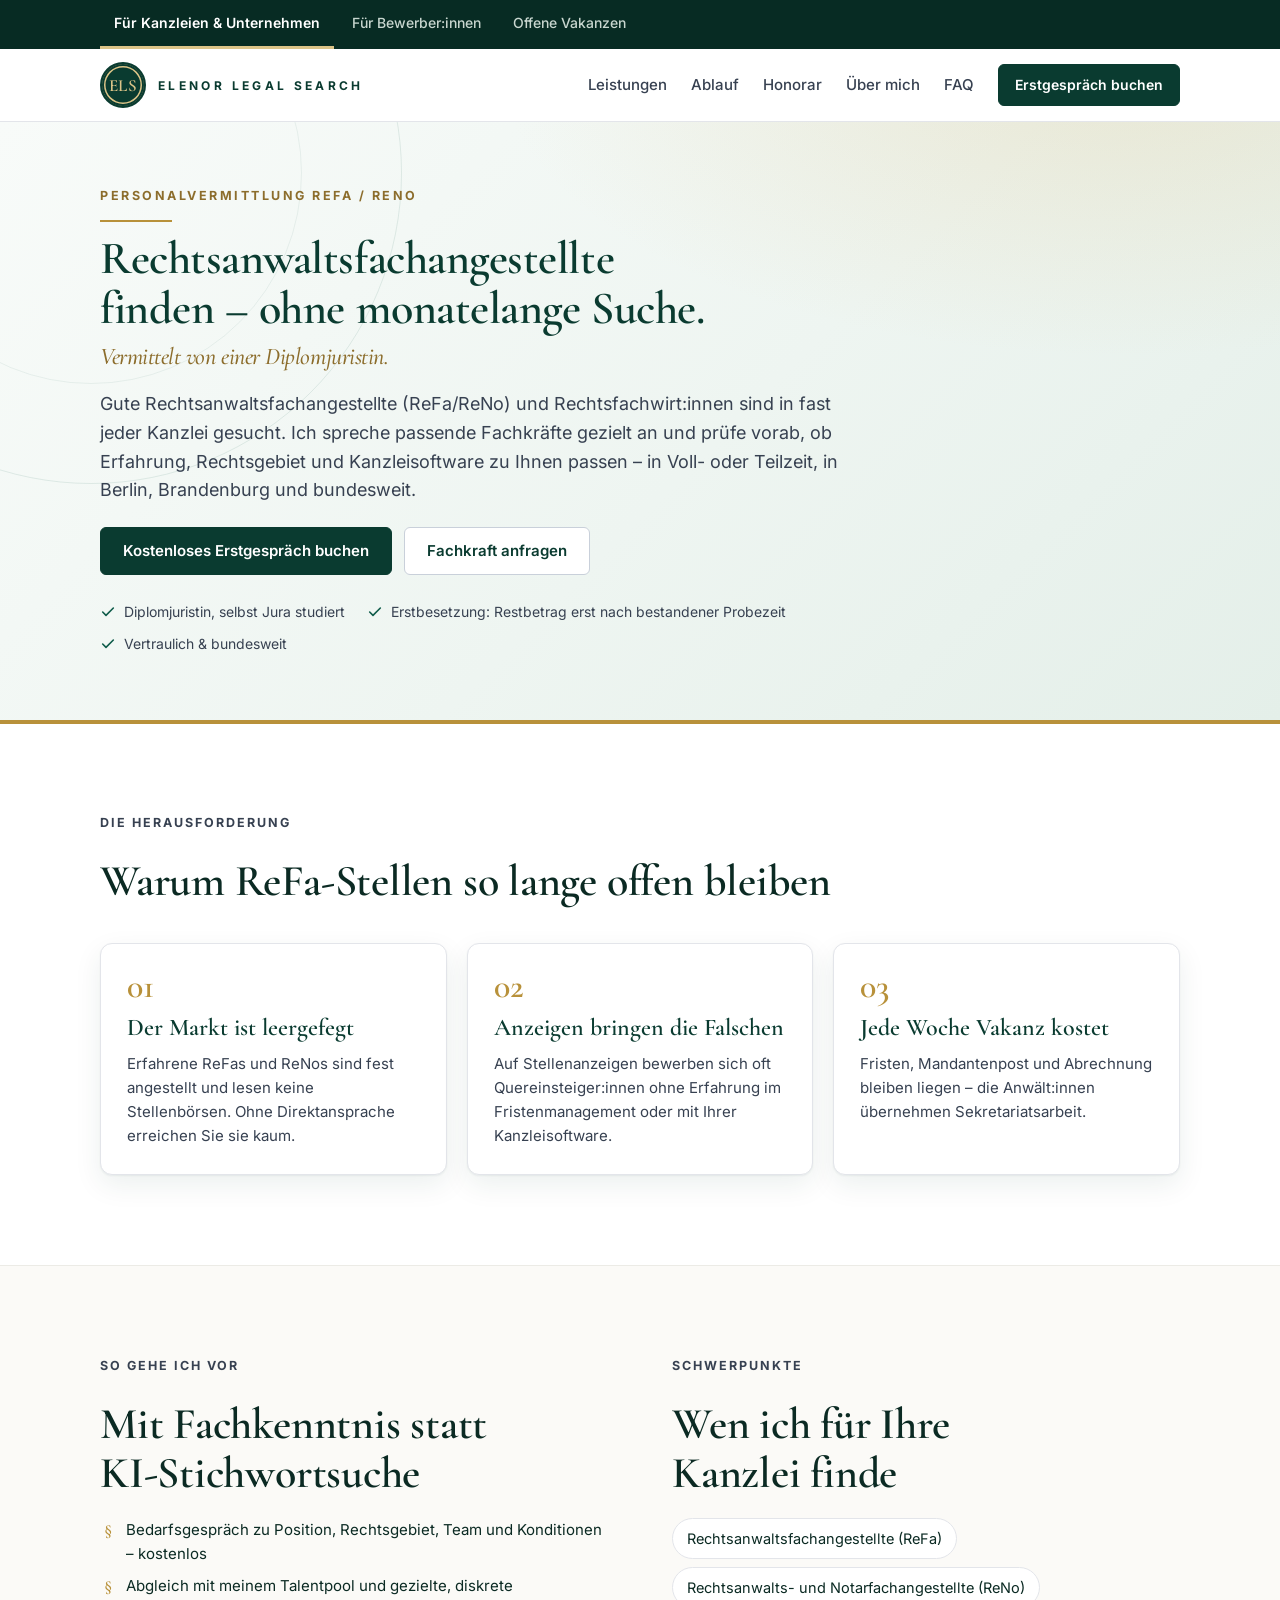
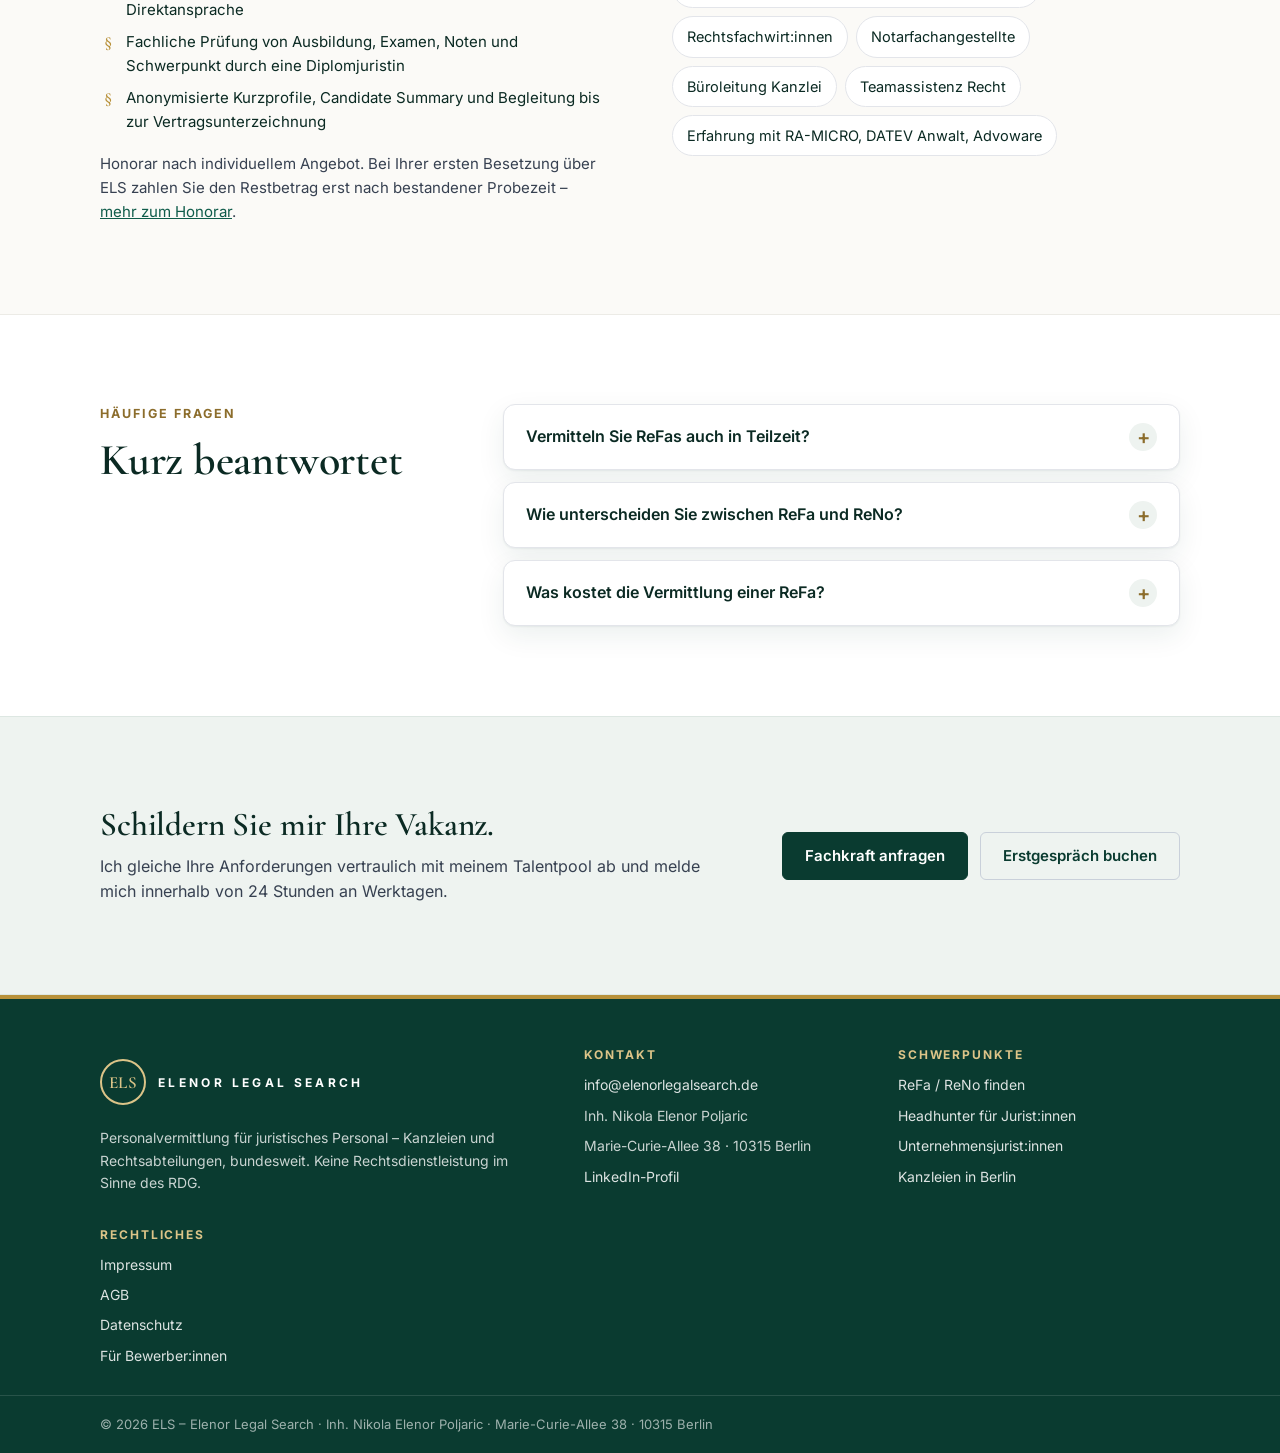
<file: rechtsanwaltsfachangestellte-finden.html>
<!doctype html>
<html lang="de">
<head>
<meta charset="utf-8">
<meta name="viewport" content="width=device-width, initial-scale=1">
<title>Rechtsanwaltsfachangestellte finden – Personalvermittlung ReFa/ReNo | ELS</title>
<meta name="description" content="Rechtsanwaltsfachangestellte (ReFa/ReNo) und Rechtsfachwirt:innen finden: Personalvermittlung für Kanzleien durch eine Diplomjuristin – in Berlin, Brandenburg und bundesweit.">
<meta name="robots" content="index,follow">
<link rel="canonical" href="https://www.elenorlegalsearch.com/rechtsanwaltsfachangestellte-finden.html">
<meta property="og:type" content="website">
<meta property="og:locale" content="de_DE">
<meta property="og:site_name" content="ELS – Elenor Legal Search">
<meta property="og:title" content="Rechtsanwaltsfachangestellte finden – Personalvermittlung ReFa/ReNo | ELS">
<meta property="og:description" content="Rechtsanwaltsfachangestellte (ReFa/ReNo) und Rechtsfachwirt:innen finden: Personalvermittlung für Kanzleien durch eine Diplomjuristin – in Berlin, Brandenburg und bundesweit.">
<meta property="og:url" content="https://www.elenorlegalsearch.com/rechtsanwaltsfachangestellte-finden.html">
<meta property="og:image" content="https://www.elenorlegalsearch.com/assets/og-image.png">
<meta name="theme-color" content="#0A3B30">
<meta name="color-scheme" content="light only">
<link rel="icon" href="data:image/svg+xml,%3Csvg xmlns='http://www.w3.org/2000/svg' viewBox='0 0 64 64'%3E%3Ccircle cx='32' cy='32' r='31' fill='%230A3B30'/%3E%3Ccircle cx='32' cy='32' r='26.5' fill='none' stroke='%23DCC488' stroke-width='2'/%3E%3Ctext x='32' y='40' text-anchor='middle' font-family='Georgia,serif' font-size='21' font-weight='600' fill='%23DCC488'%3EELS%3C/text%3E%3C/svg%3E">
<link rel="stylesheet" href="assets/fonts.css">
<link rel="stylesheet" href="assets/site.css">
<link rel="stylesheet" href="assets/els.css">
<script src="assets/analytics.js" defer></script>
</head>
<body>
<div class="els-topbar">
  <div class="els-topbar-in">
    <nav class="els-tabs" aria-label="Bereich wählen"><a class="els-tab is-active" href="index.html" aria-current="page">Für Kanzleien &amp; Unternehmen</a><a class="els-tab" href="bewerber.html">Für Bewerber:innen</a><a class="els-tab" href="vakanzen.html">Offene Vakanzen</a></nav>
    
  </div>
</div>
<header class="hdr">
  <div class="wrap hdr-in">
    <a class="els-logo" href="index.html" aria-label="ELS – Elenor Legal Search, zur Startseite"><span class="els-logo-mark">ELS</span><span class="els-logo-word">Elenor Legal Search</span></a>
    <nav aria-label="Hauptnavigation">
      <a class="nl" href="index.html#leistungen">Leistungen</a>
      <a class="nl" href="index.html#ablauf">Ablauf</a>
      <a class="nl" href="index.html#honorar">Honorar</a>
      <a class="nl" href="ueber-mich.html">Über mich</a>
      <a class="nl" href="index.html#faq">FAQ</a>
      <a class="btn btn-sm" href="index.html#kontakt">Erstgespräch buchen</a>
    </nav>
  </div>
</header>
<main>
<section class="hero hero-sub">
  <div class="wrap hero-in" style="grid-template-columns:minmax(0,1fr)">
    <div style="max-width:820px">
      <p class="eyebrow">Personalvermittlung ReFa / ReNo</p>
      <h1>Rechtsanwaltsfachangestellte finden – ohne monatelange Suche.<span class="els-h1-sub">Vermittelt von einer Diplomjuristin.</span></h1>
      <p class="lead">Gute Rechtsanwaltsfachangestellte (ReFa/ReNo) und Rechtsfachwirt:innen sind in fast jeder Kanzlei gesucht. Ich spreche passende Fachkräfte gezielt an und prüfe vorab, ob Erfahrung, Rechtsgebiet und Kanzleisoftware zu Ihnen passen – in Voll- oder Teilzeit, in Berlin, Brandenburg und bundesweit.</p>
      <div class="ctas">
        <a class="btn btn-gold" href="https://calendly.com/elenorlegalsearch-info/30min" target="_blank" rel="noopener">Kostenloses Erstgespräch buchen</a>
        <a class="btn btn-ghost" href="index.html#kontakt">Fachkraft anfragen</a>
      </div>
      <ul class="trust">
        <li><svg width="16" height="16" viewBox="0 0 24 24" fill="none" stroke-width="2.4" stroke-linecap="round" stroke-linejoin="round" aria-hidden="true"><path d="M20 6 9 17l-5-5"/></svg>Diplomjuristin, selbst Jura studiert</li>
        <li><svg width="16" height="16" viewBox="0 0 24 24" fill="none" stroke-width="2.4" stroke-linecap="round" stroke-linejoin="round" aria-hidden="true"><path d="M20 6 9 17l-5-5"/></svg>Erstbesetzung: Restbetrag erst nach bestandener Probezeit</li>
        <li><svg width="16" height="16" viewBox="0 0 24 24" fill="none" stroke-width="2.4" stroke-linecap="round" stroke-linejoin="round" aria-hidden="true"><path d="M20 6 9 17l-5-5"/></svg>Vertraulich &amp; bundesweit</li>
      </ul>
    </div>
  </div>
</section>
<section class="sec">
  <div class="wrap">
    <div class="head"><p class="eyebrow">Die Herausforderung</p><h2>Warum ReFa-Stellen so lange offen bleiben</h2></div>
    <div class="cards"><div class="card"><span class="num">01</span><h3>Der Markt ist leergefegt</h3><p>Erfahrene ReFas und ReNos sind fest angestellt und lesen keine Stellenbörsen. Ohne Direktansprache erreichen Sie sie kaum.</p></div><div class="card"><span class="num">02</span><h3>Anzeigen bringen die Falschen</h3><p>Auf Stellenanzeigen bewerben sich oft Quereinsteiger:innen ohne Erfahrung im Fristenmanagement oder mit Ihrer Kanzleisoftware.</p></div><div class="card"><span class="num">03</span><h3>Jede Woche Vakanz kostet</h3><p>Fristen, Mandantenpost und Abrechnung bleiben liegen – die Anwält:innen übernehmen Sekretariatsarbeit.</p></div></div>
  </div>
</section>
<section class="sec sec-paper">
  <div class="wrap two">
    <div>
      <div class="head"><p class="eyebrow">So gehe ich vor</p><h2>Mit Fachkenntnis statt KI-Stichwortsuche</h2></div>
      <ul class="ticks"><li>Bedarfsgespräch zu Position, Rechtsgebiet, Team und Konditionen – kostenlos</li><li>Abgleich mit meinem Talentpool und gezielte, diskrete Direktansprache</li><li>Fachliche Prüfung von Ausbildung, Examen, Noten und Schwerpunkt durch eine Diplomjuristin</li><li>Anonymisierte Kurzprofile, Candidate Summary und Begleitung bis zur Vertragsunterzeichnung</li></ul>
      <p class="note">Honorar nach individuellem Angebot. Bei Ihrer ersten Besetzung über ELS zahlen Sie den Restbetrag erst nach bestandener Probezeit – <a href="index.html#honorar">mehr zum Honorar</a>.</p>
    </div>
    <div>
      <div class="head"><p class="eyebrow">Schwerpunkte</p><h2>Wen ich für Ihre Kanzlei finde</h2></div>
      <ul class="chips "><li>Rechtsanwaltsfachangestellte (ReFa)</li><li>Rechtsanwalts- und Notarfachangestellte (ReNo)</li><li>Rechtsfachwirt:innen</li><li>Notarfachangestellte</li><li>Büroleitung Kanzlei</li><li>Teamassistenz Recht</li><li>Erfahrung mit RA-MICRO, DATEV Anwalt, Advoware</li></ul>
    </div>
  </div>
</section>
<section class="sec">
  <div class="wrap faq">
    <div><p class="eyebrow">Häufige Fragen</p><h2>Kurz beantwortet</h2></div>
    <div class="acc"><details><summary>Vermitteln Sie ReFas auch in Teilzeit?</summary><p>Ja. Ich vermittle Rechtsanwaltsfachangestellte in Voll- und Teilzeit, vor Ort, hybrid oder – wo möglich – remote.</p></details><details><summary>Wie unterscheiden Sie zwischen ReFa und ReNo?</summary><p>Ich frage gezielt ab, ob Erfahrung im Notariat besteht, und stelle Ihnen nur Kandidat:innen vor, die zu Ihrem Bedarf passen.</p></details><details><summary>Was kostet die Vermittlung einer ReFa?</summary><p>Das Honorar richtet sich nach dem Bruttojahresgehalt und wird vorab im Angebot festgelegt. Bei Ihrer ersten Besetzung zahlen Sie den Restbetrag erst nach bestandener Probezeit.</p></details></div>
  </div>
</section>
<section class="sec sec-tint">
  <div class="wrap teaser">
    <div><h2>Schildern Sie mir Ihre Vakanz.</h2><p>Ich gleiche Ihre Anforderungen vertraulich mit meinem Talentpool ab und melde mich innerhalb von 24 Stunden an Werktagen.</p></div>
    <div class="ctas"><a class="btn" href="index.html#kontakt">Fachkraft anfragen</a><a class="btn btn-line" href="https://calendly.com/elenorlegalsearch-info/30min" target="_blank" rel="noopener">Erstgespräch buchen</a></div>
  </div>
</section>
</main>
<footer class="ftr">
  <div class="wrap ftr-in">
    <div>
      <a class="els-logo" href="index.html"><span class="els-logo-mark">ELS</span><span class="els-logo-word">Elenor Legal Search</span></a>
      <p>Personalvermittlung für juristisches Personal – Kanzleien und Rechtsabteilungen, bundesweit. Keine Rechtsdienstleistung im Sinne des RDG.</p>
    </div>
    <div>
      <h2>Kontakt</h2>
      <ul>
        <li><a href="mailto:info@elenorlegalsearch.de">info@elenorlegalsearch.de</a></li>
        <li>Inh. Nikola Elenor Poljaric</li>
        <li>Marie-Curie-Allee 38 · 10315 Berlin</li>
        <li><a href="https://www.linkedin.com/in/nikola-elenor-poljaric-56ba25247/" target="_blank" rel="noopener">LinkedIn-Profil</a></li>
      </ul>
    </div>
    <nav aria-label="Schwerpunkte">
      <h2>Schwerpunkte</h2>
      <ul>
        <li><a href="rechtsanwaltsfachangestellte-finden.html">ReFa / ReNo finden</a></li>
        <li><a href="headhunter-juristen.html">Headhunter für Jurist:innen</a></li>
        <li><a href="unternehmensjuristen-syndikus.html">Unternehmensjurist:innen</a></li>
        <li><a href="personalvermittlung-kanzlei-berlin.html">Kanzleien in Berlin</a></li>
      </ul>
    </nav>
    <nav aria-label="Rechtliches">
      <h2>Rechtliches</h2>
      <ul>
        <li><a href="impressum.html">Impressum</a></li>
        <li><a href="agb.html">AGB</a></li>
        <li><a href="datenschutz.html">Datenschutz</a></li>
        <li><a href="bewerber.html">Für Bewerber:innen</a></li>
      </ul>
    </nav>
  </div>
  <div class="ftr-bot"><div class="wrap">© 2026 ELS – Elenor Legal Search · Inh. Nikola Elenor Poljaric · Marie-Curie-Allee 38 · 10315 Berlin</div></div>
</footer>
<script src="assets/i18n.js"></script>
<script src="assets/els.js"></script>
</body>
</html>
</file>
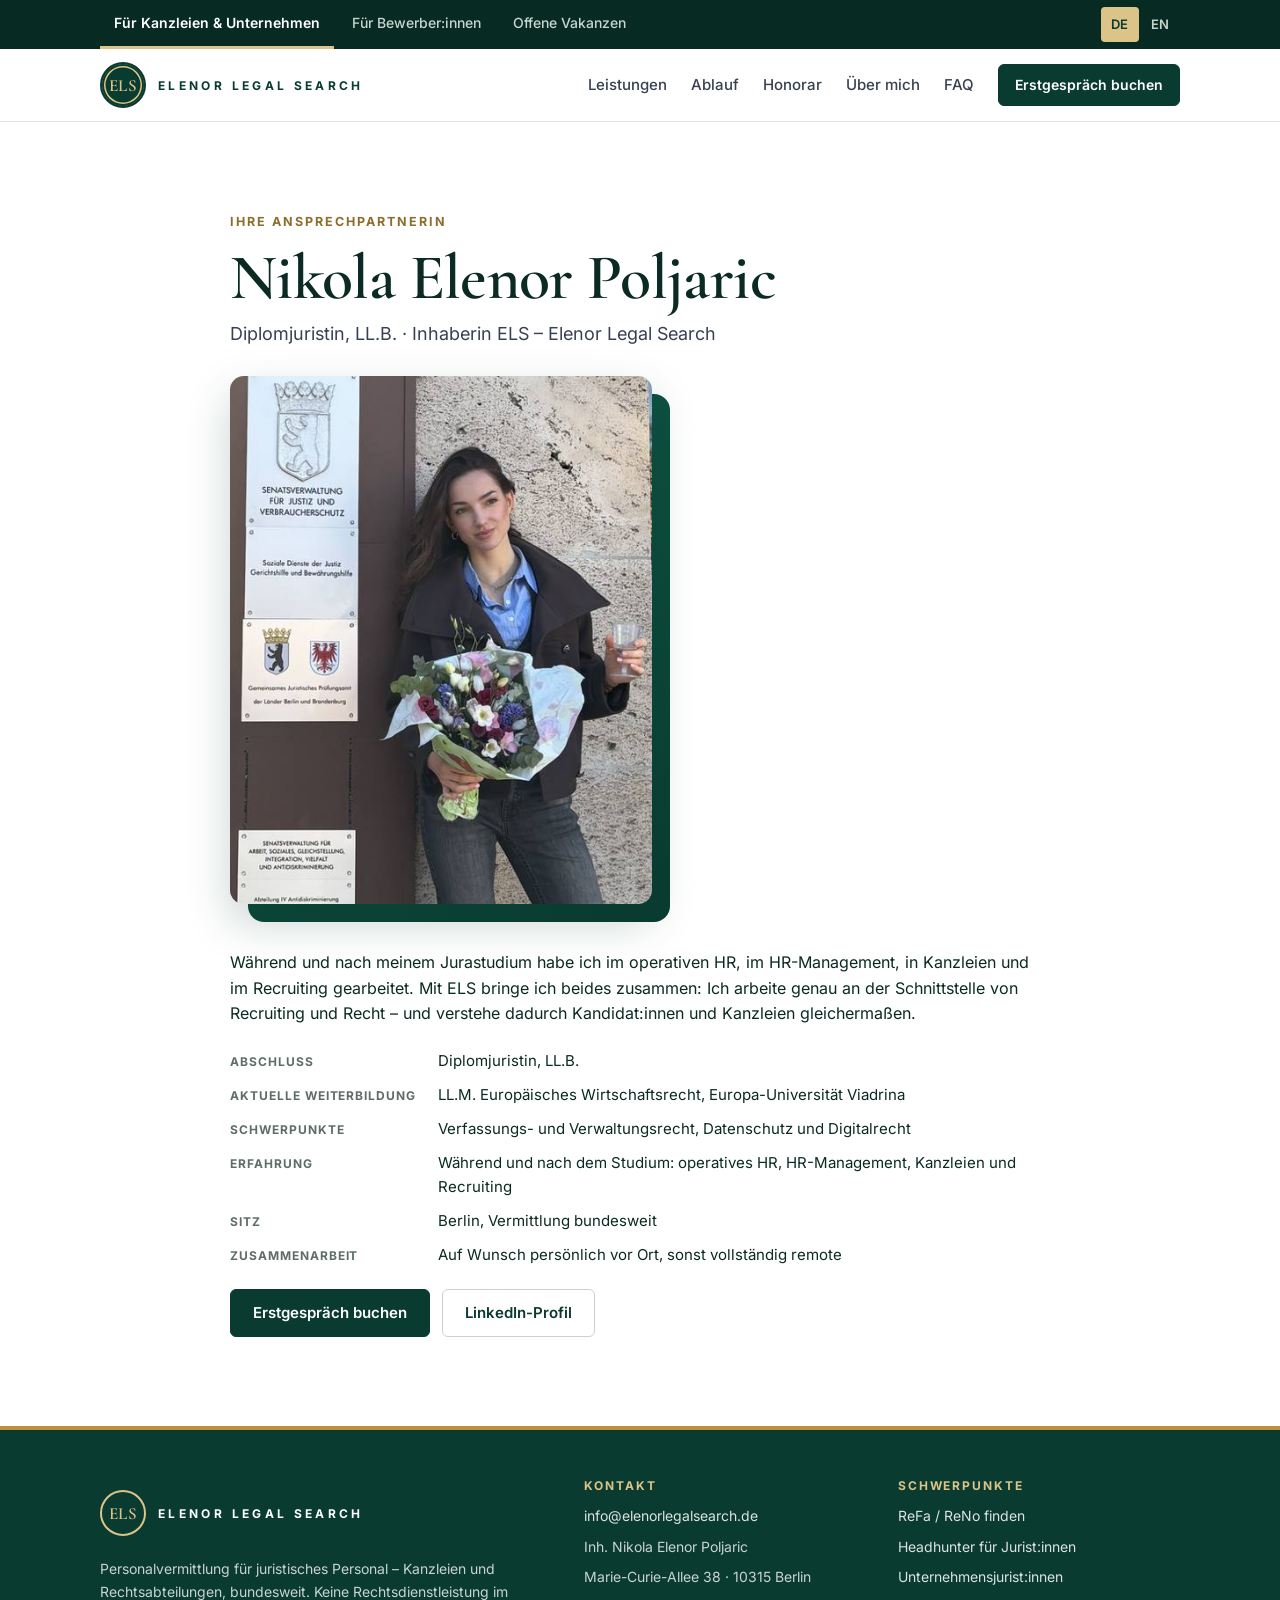
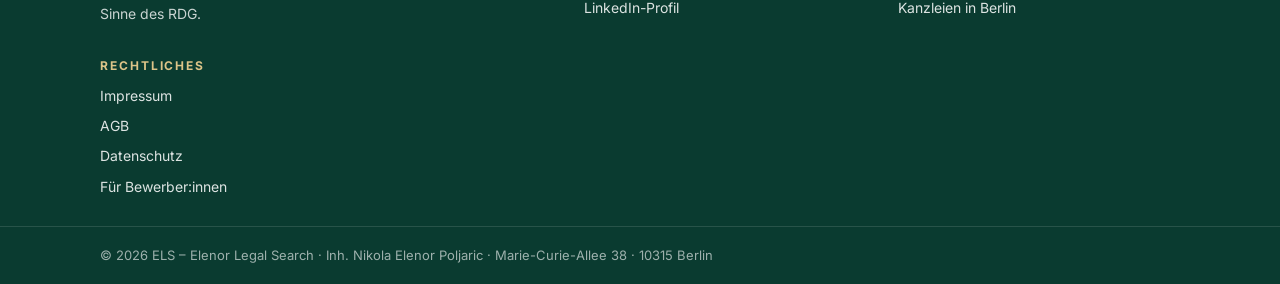
<file: ueber-mich.html>
<!doctype html>
<html lang="de">
<head>
<meta charset="utf-8">
<meta name="viewport" content="width=device-width, initial-scale=1">
<title>Über mich | ELS – Elenor Legal Search</title>
<meta name="description" content="Nikola Elenor Poljaric, Diplomjuristin: Personalvermittlung an der Schnittstelle von Recruiting und Recht.">
<meta name="robots" content="index,follow">
<link rel="canonical" href="https://www.elenorlegalsearch.com/ueber-mich.html">
<meta property="og:type" content="website">
<meta property="og:locale" content="de_DE">
<meta property="og:site_name" content="ELS – Elenor Legal Search">
<meta property="og:title" content="Über mich | ELS – Elenor Legal Search">
<meta property="og:description" content="Nikola Elenor Poljaric, Diplomjuristin: Personalvermittlung an der Schnittstelle von Recruiting und Recht.">
<meta property="og:url" content="https://www.elenorlegalsearch.com/ueber-mich.html">
<meta property="og:image" content="https://www.elenorlegalsearch.com/assets/og-image.png">
<meta name="theme-color" content="#0A3B30">
<meta name="color-scheme" content="light only">
<link rel="icon" href="data:image/svg+xml,%3Csvg xmlns='http://www.w3.org/2000/svg' viewBox='0 0 64 64'%3E%3Ccircle cx='32' cy='32' r='31' fill='%230A3B30'/%3E%3Ccircle cx='32' cy='32' r='26.5' fill='none' stroke='%23DCC488' stroke-width='2'/%3E%3Ctext x='32' y='40' text-anchor='middle' font-family='Georgia,serif' font-size='21' font-weight='600' fill='%23DCC488'%3EELS%3C/text%3E%3C/svg%3E">
<link rel="stylesheet" href="assets/fonts.css">
<link rel="stylesheet" href="assets/site.css">
<link rel="stylesheet" href="assets/els.css">
<script src="assets/analytics.js" defer></script>
</head>
<body>
<div class="els-topbar">
  <div class="els-topbar-in">
    <nav class="els-tabs" aria-label="Bereich wählen"><a class="els-tab is-active" href="index.html" aria-current="page">Für Kanzleien &amp; Unternehmen</a><a class="els-tab" href="bewerber.html">Für Bewerber:innen</a><a class="els-tab" href="vakanzen.html">Offene Vakanzen</a></nav>
    <div class="els-lang" role="group" aria-label="Sprache wählen"><button type="button" data-lang="de" aria-pressed="true">DE</button><button type="button" data-lang="en" aria-pressed="false">EN</button></div>
  </div>
</div>
<header class="hdr">
  <div class="wrap hdr-in">
    <a class="els-logo" href="index.html" aria-label="ELS – Elenor Legal Search, zur Startseite"><span class="els-logo-mark">ELS</span><span class="els-logo-word">Elenor Legal Search</span></a>
    <nav aria-label="Hauptnavigation">
      <a class="nl" href="index.html#leistungen">Leistungen</a>
      <a class="nl" href="index.html#ablauf">Ablauf</a>
      <a class="nl" href="index.html#honorar">Honorar</a>
      <a class="nl" href="ueber-mich.html">Über mich</a>
      <a class="nl" href="index.html#faq">FAQ</a>
      <a class="btn btn-sm" href="index.html#kontakt">Erstgespräch buchen</a>
    </nav>
  </div>
</header>
<main>
<section class="sec"><div class="wrap"><div class="about">
      <p class="eyebrow">Ihre Ansprechpartnerin</p>
      <h1>Nikola Elenor Poljaric</h1>
      <p class="lead" style="margin-top:8px">Diplomjuristin, LL.B. · Inhaberin ELS – Elenor Legal Search</p>
      <figure class="portrait">
  <div class="pf"><img src="assets/nikola.jpg" width="480" height="600" alt="Nikola Elenor Poljaric, Diplomjuristin, Inhaberin von ELS – Elenor Legal Search"></div>
</figure>
      <p>Während und nach meinem Jurastudium habe ich im operativen HR, im HR-Management, in Kanzleien und im Recruiting gearbeitet. Mit ELS bringe ich beides zusammen: Ich arbeite genau an der Schnittstelle von Recruiting und Recht – und verstehe dadurch Kandidat:innen und Kanzleien gleichermaßen.</p>
      <dl class="kv">
        <dt>Abschluss</dt><dd>Diplomjuristin, LL.B.</dd>
        <dt>Aktuelle Weiterbildung</dt><dd>LL.M. Europäisches Wirtschaftsrecht, Europa-Universität Viadrina</dd>
        <dt>Schwerpunkte</dt><dd>Verfassungs- und Verwaltungsrecht, Datenschutz und Digitalrecht</dd>
        <dt>Erfahrung</dt><dd>Während und nach dem Studium: operatives HR, HR-Management, Kanzleien und Recruiting</dd>
        <dt>Sitz</dt><dd>Berlin, Vermittlung bundesweit</dd>
        <dt>Zusammenarbeit</dt><dd>Auf Wunsch persönlich vor Ort, sonst vollständig remote</dd>
      </dl>
      <div class="ctas">
        <a class="btn" href="index.html#kontakt">Erstgespräch buchen</a>
        <a class="btn btn-line" href="https://www.linkedin.com/in/nikola-elenor-poljaric-56ba25247/" target="_blank" rel="noopener">LinkedIn-Profil</a>
      </div>
  </div></div></section>
</main>
<footer class="ftr">
  <div class="wrap ftr-in">
    <div>
      <a class="els-logo" href="index.html"><span class="els-logo-mark">ELS</span><span class="els-logo-word">Elenor Legal Search</span></a>
      <p>Personalvermittlung für juristisches Personal – Kanzleien und Rechtsabteilungen, bundesweit. Keine Rechtsdienstleistung im Sinne des RDG.</p>
    </div>
    <div>
      <h2>Kontakt</h2>
      <ul>
        <li><a href="mailto:info@elenorlegalsearch.de">info@elenorlegalsearch.de</a></li>
        <li>Inh. Nikola Elenor Poljaric</li>
        <li>Marie-Curie-Allee 38 · 10315 Berlin</li>
        <li><a href="https://www.linkedin.com/in/nikola-elenor-poljaric-56ba25247/" target="_blank" rel="noopener">LinkedIn-Profil</a></li>
      </ul>
    </div>
    <nav aria-label="Schwerpunkte">
      <h2>Schwerpunkte</h2>
      <ul>
        <li><a href="rechtsanwaltsfachangestellte-finden.html">ReFa / ReNo finden</a></li>
        <li><a href="headhunter-juristen.html">Headhunter für Jurist:innen</a></li>
        <li><a href="unternehmensjuristen-syndikus.html">Unternehmensjurist:innen</a></li>
        <li><a href="personalvermittlung-kanzlei-berlin.html">Kanzleien in Berlin</a></li>
      </ul>
    </nav>
    <nav aria-label="Rechtliches">
      <h2>Rechtliches</h2>
      <ul>
        <li><a href="impressum.html">Impressum</a></li>
        <li><a href="agb.html">AGB</a></li>
        <li><a href="datenschutz.html">Datenschutz</a></li>
        <li><a href="bewerber.html">Für Bewerber:innen</a></li>
      </ul>
    </nav>
  </div>
  <div class="ftr-bot"><div class="wrap">© 2026 ELS – Elenor Legal Search · Inh. Nikola Elenor Poljaric · Marie-Curie-Allee 38 · 10315 Berlin</div></div>
</footer>
<script src="assets/i18n.js"></script>
<script src="assets/els.js"></script>
</body>
</html>
</file>
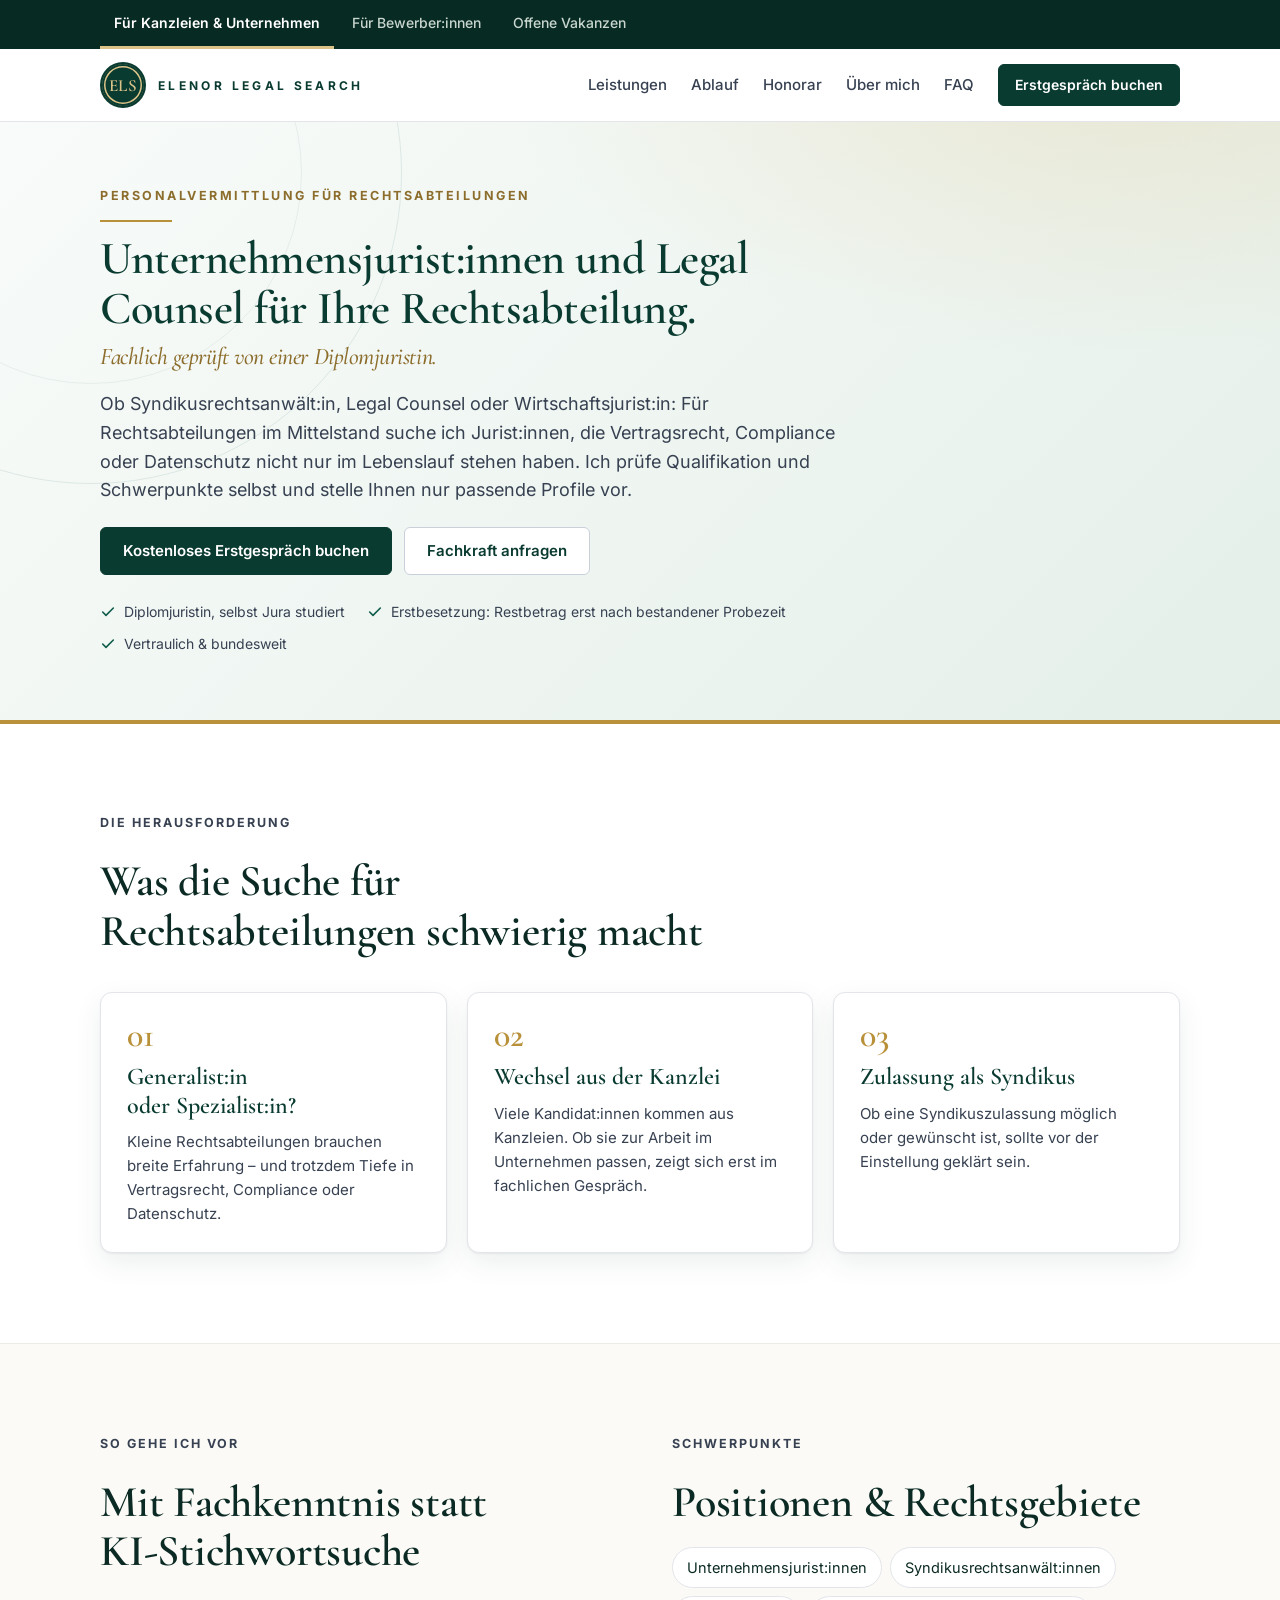
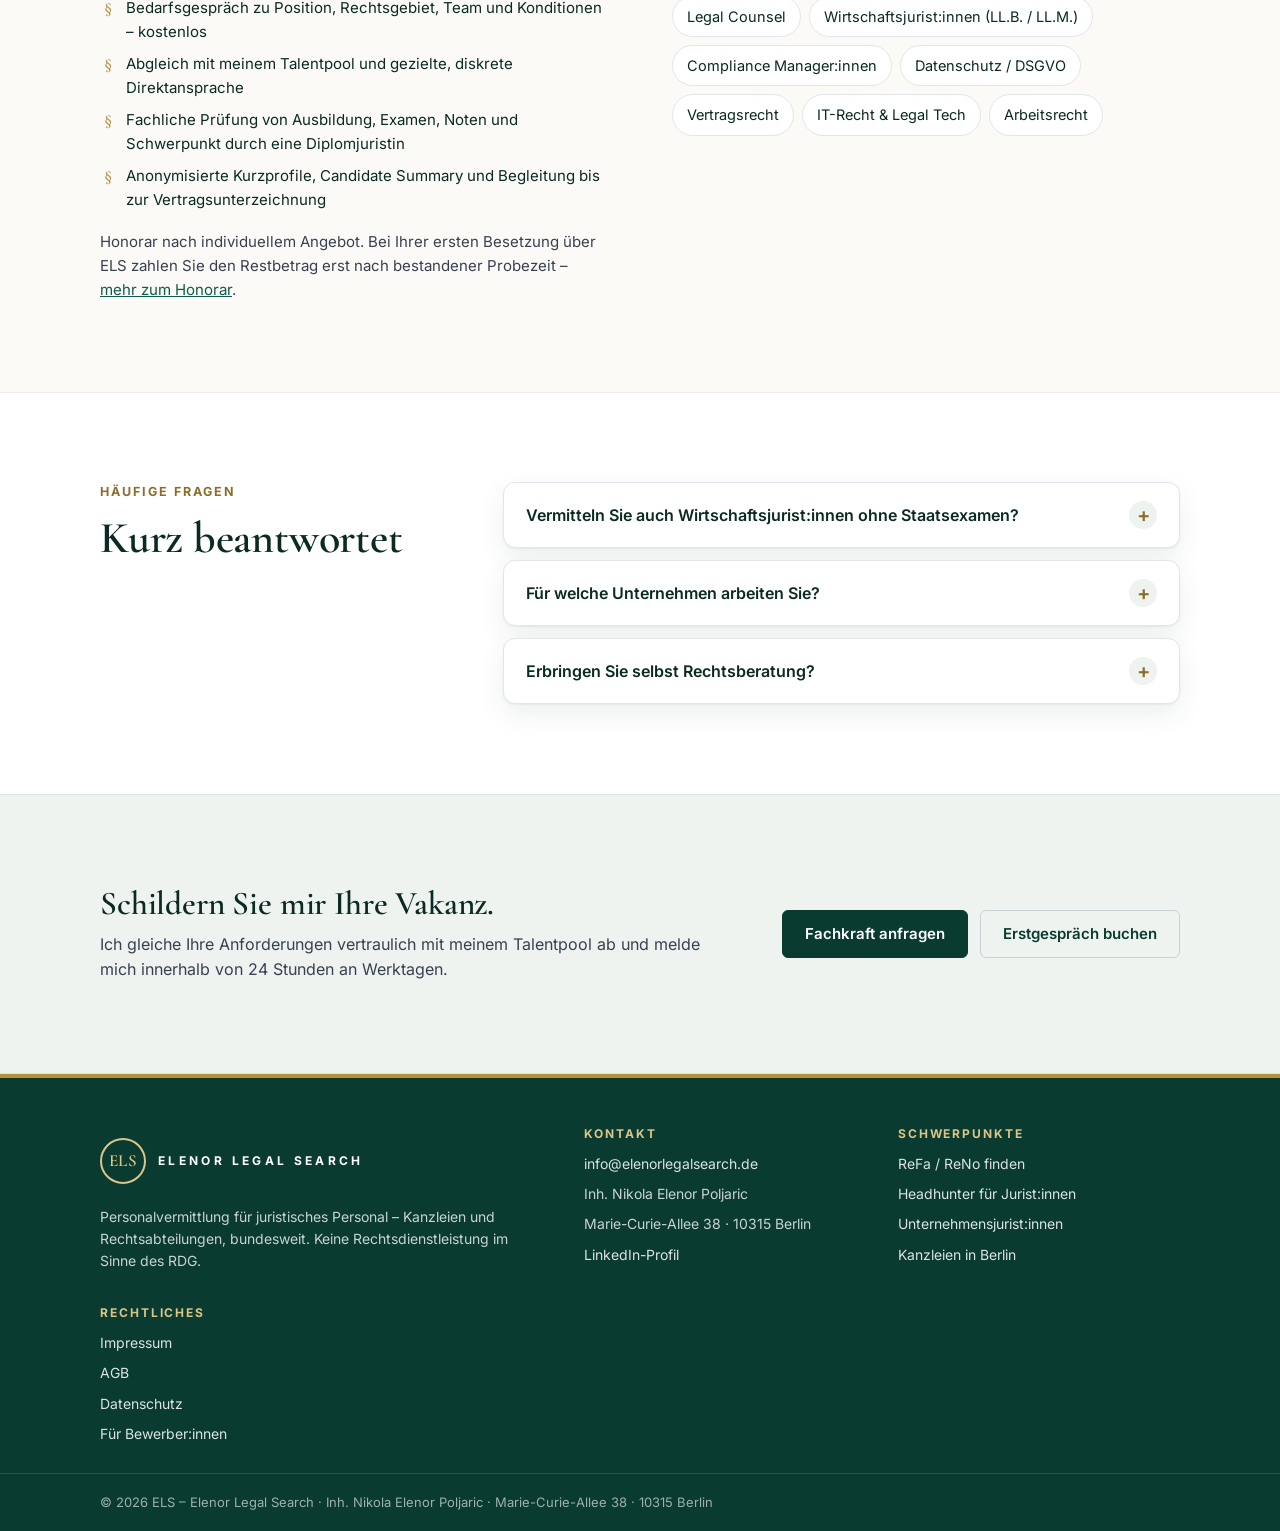
<file: unternehmensjuristen-syndikus.html>
<!doctype html>
<html lang="de">
<head>
<meta charset="utf-8">
<meta name="viewport" content="width=device-width, initial-scale=1">
<title>Unternehmensjurist & Syndikusrechtsanwalt finden – Legal Counsel | ELS</title>
<meta name="description" content="Unternehmensjurist:innen, Syndikusrechtsanwält:innen, Legal Counsel und Wirtschaftsjurist:innen für Rechtsabteilungen im Mittelstand – Personalvermittlung durch eine Diplomjuristin.">
<meta name="robots" content="index,follow">
<link rel="canonical" href="https://www.elenorlegalsearch.com/unternehmensjuristen-syndikus.html">
<meta property="og:type" content="website">
<meta property="og:locale" content="de_DE">
<meta property="og:site_name" content="ELS – Elenor Legal Search">
<meta property="og:title" content="Unternehmensjurist & Syndikusrechtsanwalt finden – Legal Counsel | ELS">
<meta property="og:description" content="Unternehmensjurist:innen, Syndikusrechtsanwält:innen, Legal Counsel und Wirtschaftsjurist:innen für Rechtsabteilungen im Mittelstand – Personalvermittlung durch eine Diplomjuristin.">
<meta property="og:url" content="https://www.elenorlegalsearch.com/unternehmensjuristen-syndikus.html">
<meta property="og:image" content="https://www.elenorlegalsearch.com/assets/og-image.png">
<meta name="theme-color" content="#0A3B30">
<meta name="color-scheme" content="light only">
<link rel="icon" href="data:image/svg+xml,%3Csvg xmlns='http://www.w3.org/2000/svg' viewBox='0 0 64 64'%3E%3Ccircle cx='32' cy='32' r='31' fill='%230A3B30'/%3E%3Ccircle cx='32' cy='32' r='26.5' fill='none' stroke='%23DCC488' stroke-width='2'/%3E%3Ctext x='32' y='40' text-anchor='middle' font-family='Georgia,serif' font-size='21' font-weight='600' fill='%23DCC488'%3EELS%3C/text%3E%3C/svg%3E">
<link rel="stylesheet" href="assets/fonts.css">
<link rel="stylesheet" href="assets/site.css">
<link rel="stylesheet" href="assets/els.css">
<script src="assets/analytics.js" defer></script>
</head>
<body>
<div class="els-topbar">
  <div class="els-topbar-in">
    <nav class="els-tabs" aria-label="Bereich wählen"><a class="els-tab is-active" href="index.html" aria-current="page">Für Kanzleien &amp; Unternehmen</a><a class="els-tab" href="bewerber.html">Für Bewerber:innen</a><a class="els-tab" href="vakanzen.html">Offene Vakanzen</a></nav>
    
  </div>
</div>
<header class="hdr">
  <div class="wrap hdr-in">
    <a class="els-logo" href="index.html" aria-label="ELS – Elenor Legal Search, zur Startseite"><span class="els-logo-mark">ELS</span><span class="els-logo-word">Elenor Legal Search</span></a>
    <nav aria-label="Hauptnavigation">
      <a class="nl" href="index.html#leistungen">Leistungen</a>
      <a class="nl" href="index.html#ablauf">Ablauf</a>
      <a class="nl" href="index.html#honorar">Honorar</a>
      <a class="nl" href="ueber-mich.html">Über mich</a>
      <a class="nl" href="index.html#faq">FAQ</a>
      <a class="btn btn-sm" href="index.html#kontakt">Erstgespräch buchen</a>
    </nav>
  </div>
</header>
<main>
<section class="hero hero-sub">
  <div class="wrap hero-in" style="grid-template-columns:minmax(0,1fr)">
    <div style="max-width:820px">
      <p class="eyebrow">Personalvermittlung für Rechtsabteilungen</p>
      <h1>Unternehmensjurist:innen und Legal Counsel für Ihre Rechtsabteilung.<span class="els-h1-sub">Fachlich geprüft von einer Diplomjuristin.</span></h1>
      <p class="lead">Ob Syndikusrechtsanwält:in, Legal Counsel oder Wirtschaftsjurist:in: Für Rechtsabteilungen im Mittelstand suche ich Jurist:innen, die Vertragsrecht, Compliance oder Datenschutz nicht nur im Lebenslauf stehen haben. Ich prüfe Qualifikation und Schwerpunkte selbst und stelle Ihnen nur passende Profile vor.</p>
      <div class="ctas">
        <a class="btn btn-gold" href="https://calendly.com/elenorlegalsearch-info/30min" target="_blank" rel="noopener">Kostenloses Erstgespräch buchen</a>
        <a class="btn btn-ghost" href="index.html#kontakt">Fachkraft anfragen</a>
      </div>
      <ul class="trust">
        <li><svg width="16" height="16" viewBox="0 0 24 24" fill="none" stroke-width="2.4" stroke-linecap="round" stroke-linejoin="round" aria-hidden="true"><path d="M20 6 9 17l-5-5"/></svg>Diplomjuristin, selbst Jura studiert</li>
        <li><svg width="16" height="16" viewBox="0 0 24 24" fill="none" stroke-width="2.4" stroke-linecap="round" stroke-linejoin="round" aria-hidden="true"><path d="M20 6 9 17l-5-5"/></svg>Erstbesetzung: Restbetrag erst nach bestandener Probezeit</li>
        <li><svg width="16" height="16" viewBox="0 0 24 24" fill="none" stroke-width="2.4" stroke-linecap="round" stroke-linejoin="round" aria-hidden="true"><path d="M20 6 9 17l-5-5"/></svg>Vertraulich &amp; bundesweit</li>
      </ul>
    </div>
  </div>
</section>
<section class="sec">
  <div class="wrap">
    <div class="head"><p class="eyebrow">Die Herausforderung</p><h2>Was die Suche für Rechtsabteilungen schwierig macht</h2></div>
    <div class="cards"><div class="card"><span class="num">01</span><h3>Generalist:in oder Spezialist:in?</h3><p>Kleine Rechtsabteilungen brauchen breite Erfahrung – und trotzdem Tiefe in Vertragsrecht, Compliance oder Datenschutz.</p></div><div class="card"><span class="num">02</span><h3>Wechsel aus der Kanzlei</h3><p>Viele Kandidat:innen kommen aus Kanzleien. Ob sie zur Arbeit im Unternehmen passen, zeigt sich erst im fachlichen Gespräch.</p></div><div class="card"><span class="num">03</span><h3>Zulassung als Syndikus</h3><p>Ob eine Syndikuszulassung möglich oder gewünscht ist, sollte vor der Einstellung geklärt sein.</p></div></div>
  </div>
</section>
<section class="sec sec-paper">
  <div class="wrap two">
    <div>
      <div class="head"><p class="eyebrow">So gehe ich vor</p><h2>Mit Fachkenntnis statt KI-Stichwortsuche</h2></div>
      <ul class="ticks"><li>Bedarfsgespräch zu Position, Rechtsgebiet, Team und Konditionen – kostenlos</li><li>Abgleich mit meinem Talentpool und gezielte, diskrete Direktansprache</li><li>Fachliche Prüfung von Ausbildung, Examen, Noten und Schwerpunkt durch eine Diplomjuristin</li><li>Anonymisierte Kurzprofile, Candidate Summary und Begleitung bis zur Vertragsunterzeichnung</li></ul>
      <p class="note">Honorar nach individuellem Angebot. Bei Ihrer ersten Besetzung über ELS zahlen Sie den Restbetrag erst nach bestandener Probezeit – <a href="index.html#honorar">mehr zum Honorar</a>.</p>
    </div>
    <div>
      <div class="head"><p class="eyebrow">Schwerpunkte</p><h2>Positionen & Rechtsgebiete</h2></div>
      <ul class="chips "><li>Unternehmensjurist:innen</li><li>Syndikusrechtsanwält:innen</li><li>Legal Counsel</li><li>Wirtschaftsjurist:innen (LL.B. / LL.M.)</li><li>Compliance Manager:innen</li><li>Datenschutz / DSGVO</li><li>Vertragsrecht</li><li>IT-Recht &amp; Legal Tech</li><li>Arbeitsrecht</li></ul>
    </div>
  </div>
</section>
<section class="sec">
  <div class="wrap faq">
    <div><p class="eyebrow">Häufige Fragen</p><h2>Kurz beantwortet</h2></div>
    <div class="acc"><details><summary>Vermitteln Sie auch Wirtschaftsjurist:innen ohne Staatsexamen?</summary><p>Ja. Je nach Aufgabe passen Wirtschaftsjurist:innen (LL.B./LL.M.) oder Diplomjurist:innen sehr gut – ich berate Sie dazu im Erstgespräch.</p></details><details><summary>Für welche Unternehmen arbeiten Sie?</summary><p>Vor allem für mittelständische Unternehmen mit eigener oder neu aufzubauender Rechtsabteilung – bundesweit.</p></details><details><summary>Erbringen Sie selbst Rechtsberatung?</summary><p>Nein. ELS ist eine Personalvermittlung und erbringt keine Rechtsdienstleistungen.</p></details></div>
  </div>
</section>
<section class="sec sec-tint">
  <div class="wrap teaser">
    <div><h2>Schildern Sie mir Ihre Vakanz.</h2><p>Ich gleiche Ihre Anforderungen vertraulich mit meinem Talentpool ab und melde mich innerhalb von 24 Stunden an Werktagen.</p></div>
    <div class="ctas"><a class="btn" href="index.html#kontakt">Fachkraft anfragen</a><a class="btn btn-line" href="https://calendly.com/elenorlegalsearch-info/30min" target="_blank" rel="noopener">Erstgespräch buchen</a></div>
  </div>
</section>
</main>
<footer class="ftr">
  <div class="wrap ftr-in">
    <div>
      <a class="els-logo" href="index.html"><span class="els-logo-mark">ELS</span><span class="els-logo-word">Elenor Legal Search</span></a>
      <p>Personalvermittlung für juristisches Personal – Kanzleien und Rechtsabteilungen, bundesweit. Keine Rechtsdienstleistung im Sinne des RDG.</p>
    </div>
    <div>
      <h2>Kontakt</h2>
      <ul>
        <li><a href="mailto:info@elenorlegalsearch.de">info@elenorlegalsearch.de</a></li>
        <li>Inh. Nikola Elenor Poljaric</li>
        <li>Marie-Curie-Allee 38 · 10315 Berlin</li>
        <li><a href="https://www.linkedin.com/in/nikola-elenor-poljaric-56ba25247/" target="_blank" rel="noopener">LinkedIn-Profil</a></li>
      </ul>
    </div>
    <nav aria-label="Schwerpunkte">
      <h2>Schwerpunkte</h2>
      <ul>
        <li><a href="rechtsanwaltsfachangestellte-finden.html">ReFa / ReNo finden</a></li>
        <li><a href="headhunter-juristen.html">Headhunter für Jurist:innen</a></li>
        <li><a href="unternehmensjuristen-syndikus.html">Unternehmensjurist:innen</a></li>
        <li><a href="personalvermittlung-kanzlei-berlin.html">Kanzleien in Berlin</a></li>
      </ul>
    </nav>
    <nav aria-label="Rechtliches">
      <h2>Rechtliches</h2>
      <ul>
        <li><a href="impressum.html">Impressum</a></li>
        <li><a href="agb.html">AGB</a></li>
        <li><a href="datenschutz.html">Datenschutz</a></li>
        <li><a href="bewerber.html">Für Bewerber:innen</a></li>
      </ul>
    </nav>
  </div>
  <div class="ftr-bot"><div class="wrap">© 2026 ELS – Elenor Legal Search · Inh. Nikola Elenor Poljaric · Marie-Curie-Allee 38 · 10315 Berlin</div></div>
</footer>
<script src="assets/i18n.js"></script>
<script src="assets/els.js"></script>
</body>
</html>
</file>
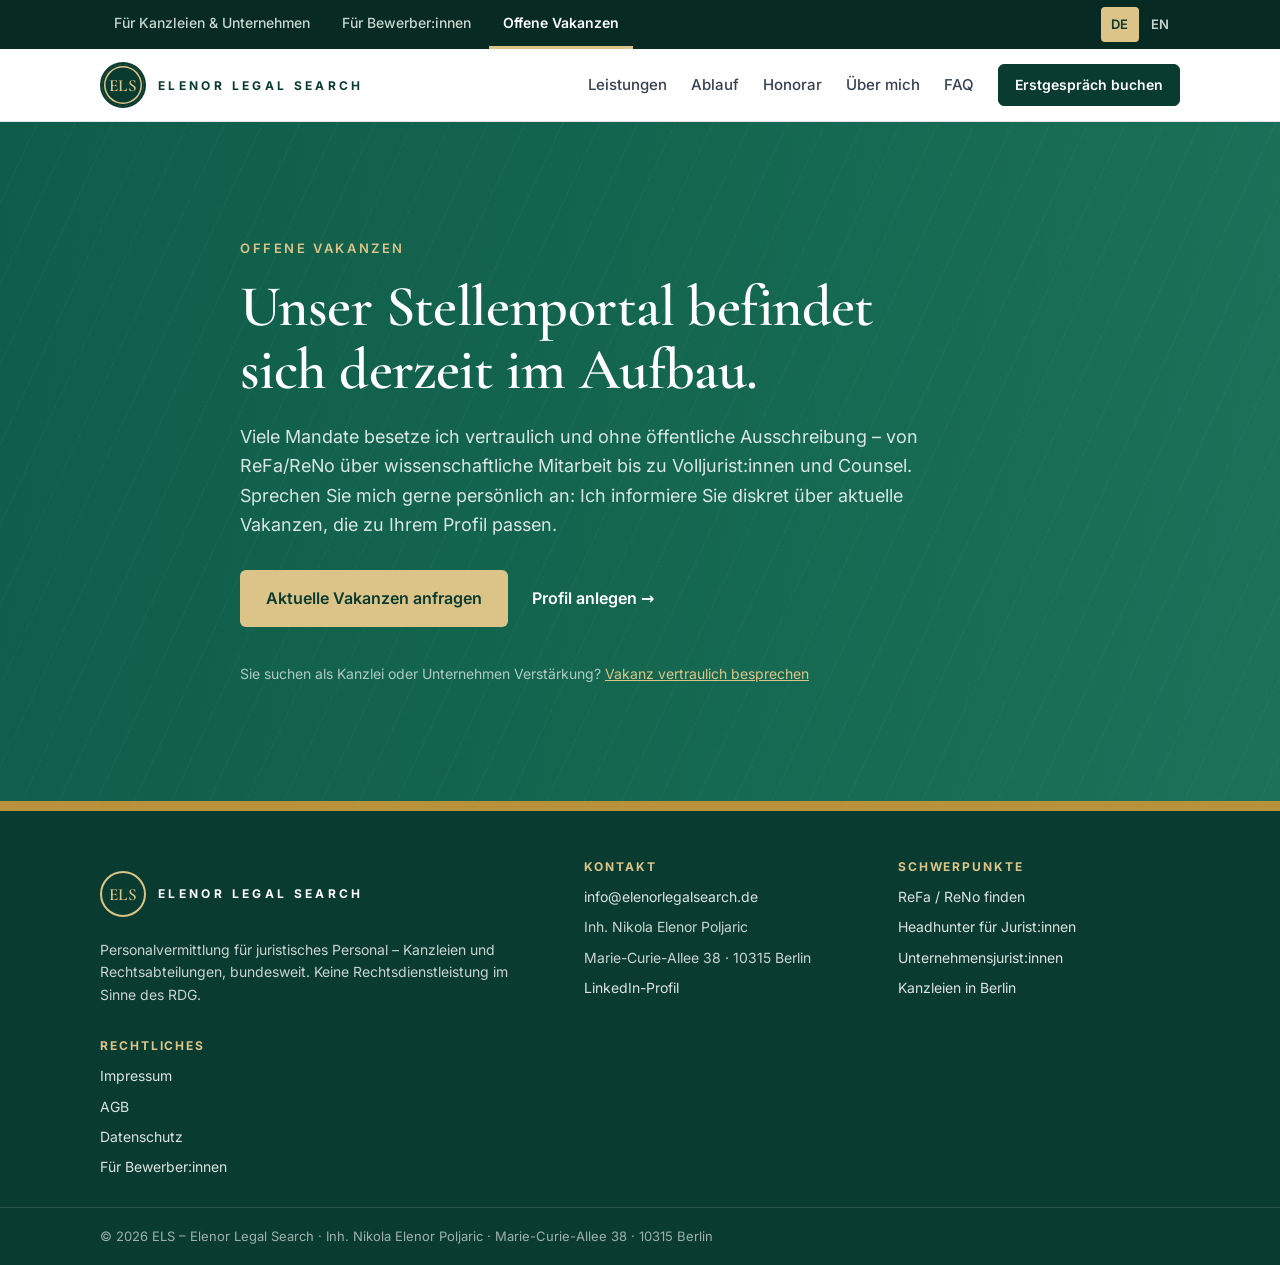
<file: vakanzen.html>
<!doctype html>
<html lang="de">
<head>
<meta charset="utf-8">
<meta name="viewport" content="width=device-width, initial-scale=1">
<title>Offene Vakanzen | ELS – Elenor Legal Search</title>
<meta name="description" content="Offene Vakanzen bei ELS – Elenor Legal Search: Stellenportal im Aufbau, Anfragen gerne persönlich.">
<meta name="robots" content="index,follow">
<link rel="canonical" href="https://www.elenorlegalsearch.com/vakanzen.html">
<meta property="og:type" content="website">
<meta property="og:locale" content="de_DE">
<meta property="og:site_name" content="ELS – Elenor Legal Search">
<meta property="og:title" content="Offene Vakanzen | ELS – Elenor Legal Search">
<meta property="og:description" content="Offene Vakanzen bei ELS – Elenor Legal Search: Stellenportal im Aufbau, Anfragen gerne persönlich.">
<meta property="og:url" content="https://www.elenorlegalsearch.com/vakanzen.html">
<meta property="og:image" content="https://www.elenorlegalsearch.com/assets/og-image.png">
<meta name="theme-color" content="#0A3B30">
<meta name="color-scheme" content="light only">
<link rel="icon" href="data:image/svg+xml,%3Csvg xmlns='http://www.w3.org/2000/svg' viewBox='0 0 64 64'%3E%3Ccircle cx='32' cy='32' r='31' fill='%230A3B30'/%3E%3Ccircle cx='32' cy='32' r='26.5' fill='none' stroke='%23DCC488' stroke-width='2'/%3E%3Ctext x='32' y='40' text-anchor='middle' font-family='Georgia,serif' font-size='21' font-weight='600' fill='%23DCC488'%3EELS%3C/text%3E%3C/svg%3E">
<link rel="stylesheet" href="assets/fonts.css">
<link rel="stylesheet" href="assets/site.css">
<link rel="stylesheet" href="assets/els.css">
<script src="assets/analytics.js" defer></script>
</head>
<body>
<div class="els-topbar">
  <div class="els-topbar-in">
    <nav class="els-tabs" aria-label="Bereich wählen"><a class="els-tab" href="index.html">Für Kanzleien &amp; Unternehmen</a><a class="els-tab" href="bewerber.html">Für Bewerber:innen</a><a class="els-tab is-active" href="vakanzen.html" aria-current="page">Offene Vakanzen</a></nav>
    <div class="els-lang" role="group" aria-label="Sprache wählen"><button type="button" data-lang="de" aria-pressed="true">DE</button><button type="button" data-lang="en" aria-pressed="false">EN</button></div>
  </div>
</div>
<header class="hdr">
  <div class="wrap hdr-in">
    <a class="els-logo" href="index.html" aria-label="ELS – Elenor Legal Search, zur Startseite"><span class="els-logo-mark">ELS</span><span class="els-logo-word">Elenor Legal Search</span></a>
    <nav aria-label="Hauptnavigation">
      <a class="nl" href="index.html#leistungen">Leistungen</a>
      <a class="nl" href="index.html#ablauf">Ablauf</a>
      <a class="nl" href="index.html#honorar">Honorar</a>
      <a class="nl" href="ueber-mich.html">Über mich</a>
      <a class="nl" href="index.html#faq">FAQ</a>
      <a class="btn btn-sm" href="index.html#kontakt">Erstgespräch buchen</a>
    </nav>
  </div>
</header>
<main>
<section class="els-vac">
  <div class="els-vac-in">
    <p class="els-vac-eyebrow">Offene Vakanzen</p>
    <h1 class="els-vac-h1">Unser Stellenportal befindet sich derzeit im Aufbau.</h1>
    <p class="els-vac-lead">Viele Mandate besetze ich vertraulich und ohne öffentliche Ausschreibung – von ReFa/ReNo über wissenschaftliche Mitarbeit bis zu Volljurist:innen und Counsel. Sprechen Sie mich gerne persönlich an: Ich informiere Sie diskret über aktuelle Vakanzen, die zu Ihrem Profil passen.</p>
    <div class="els-vac-cta">
      <a class="els-vac-btn" href="mailto:info@elenorlegalsearch.de?subject=Aktuelle%20Vakanzen">Aktuelle Vakanzen anfragen</a>
      <a class="els-vac-link" href="bewerber.html#profil">Profil anlegen →</a>
    </div>
    <p class="els-vac-note">Sie suchen als Kanzlei oder Unternehmen Verstärkung? <a href="index.html#kontakt">Vakanz vertraulich besprechen</a></p>
  </div>
</section>
</main>
<footer class="ftr">
  <div class="wrap ftr-in">
    <div>
      <a class="els-logo" href="index.html"><span class="els-logo-mark">ELS</span><span class="els-logo-word">Elenor Legal Search</span></a>
      <p>Personalvermittlung für juristisches Personal – Kanzleien und Rechtsabteilungen, bundesweit. Keine Rechtsdienstleistung im Sinne des RDG.</p>
    </div>
    <div>
      <h2>Kontakt</h2>
      <ul>
        <li><a href="mailto:info@elenorlegalsearch.de">info@elenorlegalsearch.de</a></li>
        <li>Inh. Nikola Elenor Poljaric</li>
        <li>Marie-Curie-Allee 38 · 10315 Berlin</li>
        <li><a href="https://www.linkedin.com/in/nikola-elenor-poljaric-56ba25247/" target="_blank" rel="noopener">LinkedIn-Profil</a></li>
      </ul>
    </div>
    <nav aria-label="Schwerpunkte">
      <h2>Schwerpunkte</h2>
      <ul>
        <li><a href="rechtsanwaltsfachangestellte-finden.html">ReFa / ReNo finden</a></li>
        <li><a href="headhunter-juristen.html">Headhunter für Jurist:innen</a></li>
        <li><a href="unternehmensjuristen-syndikus.html">Unternehmensjurist:innen</a></li>
        <li><a href="personalvermittlung-kanzlei-berlin.html">Kanzleien in Berlin</a></li>
      </ul>
    </nav>
    <nav aria-label="Rechtliches">
      <h2>Rechtliches</h2>
      <ul>
        <li><a href="impressum.html">Impressum</a></li>
        <li><a href="agb.html">AGB</a></li>
        <li><a href="datenschutz.html">Datenschutz</a></li>
        <li><a href="bewerber.html">Für Bewerber:innen</a></li>
      </ul>
    </nav>
  </div>
  <div class="ftr-bot"><div class="wrap">© 2026 ELS – Elenor Legal Search · Inh. Nikola Elenor Poljaric · Marie-Curie-Allee 38 · 10315 Berlin</div></div>
</footer>
<script src="assets/i18n.js"></script>
<script src="assets/els.js"></script>
</body>
</html>
</file>
<file: assets/v2/els-v2.css>
/* =========================================================
   ELS – Elenor Legal Search · Redesign v2
   Farb-Tokens 1:1 aus der bestehenden Website übernommen.
   ========================================================= */

/* ---------- Fonts (selbst gehostet, DSGVO-konform) ---------- */
@font-face{font-family:"Cormorant Garamond";font-style:normal;font-weight:500;font-display:swap;src:url(fonts/cormorant-garamond-latin-500-normal.woff2) format("woff2")}
@font-face{font-family:"Cormorant Garamond";font-style:italic;font-weight:500;font-display:swap;src:url(fonts/cormorant-garamond-latin-500-italic.woff2) format("woff2")}
@font-face{font-family:"Cormorant Garamond";font-style:normal;font-weight:600;font-display:swap;src:url(fonts/cormorant-garamond-latin-600-normal.woff2) format("woff2")}
@font-face{font-family:"Cormorant Garamond";font-style:italic;font-weight:600;font-display:swap;src:url(fonts/cormorant-garamond-latin-600-italic.woff2) format("woff2")}
@font-face{font-family:"Inter";font-style:normal;font-weight:400;font-display:swap;src:url(fonts/inter-latin-400-normal.woff2) format("woff2")}
@font-face{font-family:"Inter";font-style:normal;font-weight:500;font-display:swap;src:url(fonts/inter-latin-500-normal.woff2) format("woff2")}
@font-face{font-family:"Inter";font-style:normal;font-weight:600;font-display:swap;src:url(fonts/inter-latin-600-normal.woff2) format("woff2")}
@font-face{font-family:"Inter";font-style:normal;font-weight:700;font-display:swap;src:url(fonts/inter-latin-700-normal.woff2) format("woff2")}

/* ---------- Tokens ---------- */
:root{
  --em-700:#14664F; --em-800:#0F5C4A; --em-900:#0A3B30; --em-950:#072B23;
  --gold:#B8913A; --gold-dk:#8C6D2C; --gold-lt:#DCC488;
  --ink:#0B2A23; --text:#374151; --muted:#5E6E67; --line:#E3E5EA;
  --paper:#FBFAF7; --tint:#EEF3F0; --white:#fff;
  --on-dark:rgba(255,255,255,.84); --on-dark-mute:rgba(255,255,255,.6);
  --line-dark:rgba(220,196,136,.22);
  --serif:"Cormorant Garamond","Newsreader",Georgia,serif;
  --sans:"Inter",system-ui,-apple-system,"Segoe UI",sans-serif;
  --pad:clamp(20px,4.4vw,72px);
  --wrap:1440px;
  --r:14px;
  --ease:cubic-bezier(.16,1,.3,1);
  --stripes:repeating-linear-gradient(115deg,rgba(255,255,255,.03) 0 1px,transparent 1px 34px);
  --hero-grad:linear-gradient(100deg,#0A3B30 0%,#0A3B30 42%,#14664F 100%);
  --honor-grad:linear-gradient(100deg,#0F5C4A 0%,#14664F 50%,#1B7259 100%);
  --shadow:0 1px 2px rgba(10,59,48,.06),0 10px 28px rgba(10,59,48,.08);
  --shadow-lg:0 30px 80px -20px rgba(7,43,35,.45);
}

/* ---------- Base ---------- */
*,*::before,*::after{box-sizing:border-box}
html{-webkit-text-size-adjust:100%;scroll-behavior:auto}
html.lenis,html.lenis body{height:auto}
.lenis.lenis-smooth{scroll-behavior:auto!important}
.lenis.lenis-stopped{overflow:hidden}
body{margin:0;background:var(--paper);color:var(--text);font:400 17px/1.65 var(--sans);-webkit-font-smoothing:antialiased;text-rendering:optimizeLegibility;overflow-x:clip}
img{max-width:100%;display:block}
a{color:inherit;text-decoration:none}
button{font:inherit;color:inherit;background:none;border:0;padding:0;cursor:pointer}
.n,.num,.dot,.node,.why-card .par b,.pos .i,.pl-count,.hs-count{font-variant-numeric:lining-nums;font-feature-settings:"lnum" 1}
.prob .n,.hs-panel .num{font-family:var(--sans)!important;font-weight:400!important;letter-spacing:-.06em}
.step .dot,.rate .node{font-family:var(--sans)!important;font-size:17px!important;font-weight:600!important}
.why-card .par b{font-family:var(--sans)!important;font-weight:400!important;letter-spacing:-.05em}
.pcard h3,.form h3{color:var(--ink)!important}
.form .gold{color:var(--gold-dk)!important}
h1,h2,h3,h4{margin:0;font-family:var(--serif);font-weight:600;color:var(--ink);letter-spacing:-.01em;line-height:1}
p{margin:0}
ul{margin:0;padding:0;list-style:none}
::selection{background:var(--gold-lt);color:var(--em-950)}
:focus-visible{outline:2px solid var(--gold);outline-offset:3px;border-radius:4px}
.sr-only{position:absolute!important;width:1px;height:1px;padding:0;margin:-1px;overflow:hidden;clip:rect(0,0,0,0);white-space:nowrap;border:0}
.skip{position:fixed;left:16px;top:-80px;z-index:1000;background:var(--gold-lt);color:var(--em-950);padding:12px 18px;border-radius:999px;font-weight:600;transition:top .3s}
.skip:focus{top:16px}
.wrap{width:100%;max-width:var(--wrap);margin:0 auto;padding:0 var(--pad)}
.dark{background:var(--em-950);color:var(--on-dark)}
.dark h1,.dark h2,.dark h3,.dark h4{color:#fff}
.tint{background:var(--tint)}
section{position:relative}

/* ---------- Type helpers ---------- */
.eyebrow{display:inline-flex;align-items:center;gap:14px;font:600 12px/1.2 var(--sans);letter-spacing:.22em;text-transform:uppercase;color:var(--gold-dk)}
.eyebrow::before{content:"";width:34px;height:1px;background:currentColor;opacity:.7}
.dark .eyebrow{color:var(--gold-lt)}
.display{font-size:clamp(42px,6.3vw,116px);line-height:.92;letter-spacing:-.025em}
.h2{font-size:clamp(38px,5.6vw,92px);line-height:.98;letter-spacing:-.02em}
.h3{font-size:clamp(26px,2.6vw,40px);line-height:1.05}
.lead{font-size:clamp(17px,1.35vw,20px);line-height:1.6;color:var(--muted);max-width:60ch}
.dark .lead{color:var(--on-dark)}
em,.it{font-style:italic;font-family:var(--serif)}
.gold{color:var(--gold-dk)}
.dark .gold{color:var(--gold-lt)}
.cand .gold,.cand em{color:var(--gold-dk)}
.serif{font-family:var(--serif)}

/* split text masks */
.line{display:block;overflow:hidden;padding-bottom:.12em;margin-bottom:-.12em}
.li{display:block;will-change:transform}
.sw{display:inline-block;overflow:hidden;vertical-align:top;padding:0 .02em .14em;margin-bottom:-.14em}
.swi{display:inline-block;will-change:transform}

/* ---------- Buttons ---------- */
.btn{position:relative;display:inline-flex;align-items:center;gap:12px;height:58px;padding:0 28px;border-radius:999px;font:600 15px/1 var(--sans);letter-spacing:.01em;overflow:hidden;isolation:isolate;transition:color .5s var(--ease),border-color .5s var(--ease);white-space:nowrap}
.btn .bt{position:relative;z-index:2;display:inline-flex;align-items:center;gap:12px}
.btn::after{content:"";position:absolute;inset:0;z-index:1;border-radius:inherit;transform:translateY(101%);transition:transform .6s var(--ease)}
.btn:hover::after,.btn:focus-visible::after{transform:translateY(0)}
.btn-gold{background:var(--gold-lt);color:var(--em-950)}
.btn-gold::after{background:#fff}
.btn-em{background:var(--em-900);color:#fff}
.btn-em::after{background:var(--em-700)}
.btn-line{border:1px solid rgba(220,196,136,.55);color:#fff}
.btn-line::after{background:var(--gold-lt)}
.btn-line:hover,.btn-line:focus-visible{color:var(--em-950)}
.btn-line-dk{border:1px solid rgba(10,59,48,.35);color:var(--em-900)}
.btn-line-dk::after{background:var(--em-900)}
.btn-line-dk:hover,.btn-line-dk:focus-visible{color:#fff}
.arrow{width:18px;height:18px;flex:none;transition:transform .6s var(--ease)}
.btn:hover .arrow,a:hover>.arrow{transform:translate(4px,0)}
.link-u{position:relative;display:inline-flex;align-items:center;gap:10px;font-weight:600;color:var(--em-900)}
.dark .link-u{color:var(--gold-lt)}
.link-u::after{content:"";position:absolute;left:0;right:0;bottom:-4px;height:1px;background:currentColor;transform-origin:right;transform:scaleX(.25);transition:transform .6s var(--ease)}
.link-u:hover::after{transform-origin:left;transform:scaleX(1)}

/* ---------- Preloader / curtain ---------- */
.preloader{position:fixed;inset:0;z-index:900;background:var(--em-950);display:none;place-items:center;color:var(--gold-lt)}
.js .preloader{display:grid;animation:plsafe .4s 4s forwards}
@keyframes plsafe{to{opacity:0;visibility:hidden}}
.pl-inner{display:flex;flex-direction:column;align-items:center;gap:26px}
.pl-mark{width:112px;height:112px}
.pl-mark circle{fill:none;stroke:var(--gold-lt);stroke-width:1.2;stroke-dasharray:340;stroke-dashoffset:340}
.pl-mark image{opacity:0}
.pl-count{font:500 13px/1 var(--sans);letter-spacing:.3em;color:rgba(220,196,136,.7);font-variant-numeric:tabular-nums}
.curtain{position:fixed;inset:0;z-index:950;pointer-events:none;display:grid;grid-template-columns:repeat(5,1fr)}
.curtain span{background:var(--em-900);transform:scaleY(0);transform-origin:bottom}
.curtain span:nth-child(2n){background:var(--em-950)}

/* ---------- Cursor ---------- */
.cursor{position:fixed;top:0;left:0;z-index:999;pointer-events:none;display:none}
.has-cursor .cursor{display:block}
.has-cursor,.has-cursor a,.has-cursor button,.has-cursor label,.has-cursor summary{cursor:none}
.has-cursor input,.has-cursor textarea,.has-cursor select{cursor:text}
.has-cursor select,.has-cursor input[type=checkbox]{cursor:pointer}
.c-dot{position:absolute;width:6px;height:6px;margin:-3px 0 0 -3px;border-radius:50%;background:var(--gold)}
.c-ring{position:absolute;width:40px;height:40px;margin:-20px 0 0 -20px;border-radius:50%;border:1px solid rgba(184,145,58,.7);display:grid;place-items:center;transition:width .45s var(--ease),height .45s var(--ease),margin .45s var(--ease),background .45s var(--ease),border-color .45s}
.c-ring span{font:600 10px/1 var(--sans);letter-spacing:.16em;text-transform:uppercase;color:var(--em-950);opacity:0;transition:opacity .3s}
.cursor.is-hover .c-ring{width:64px;height:64px;margin:-32px 0 0 -32px;background:rgba(220,196,136,.18)}
.cursor.is-label .c-ring{width:96px;height:96px;margin:-48px 0 0 -48px;background:var(--gold-lt);border-color:var(--gold-lt)}
.cursor.is-label .c-ring span{opacity:1}
.cursor.is-label .c-dot,.cursor.is-hover .c-dot{opacity:0}
.cursor.is-text .c-ring{opacity:0}

/* ---------- Progress ---------- */
.progress{position:fixed;left:0;top:0;right:0;height:2px;z-index:120;background:var(--gold);transform-origin:left;transform:scaleX(0)}

/* ---------- Header ---------- */
.hdr{position:fixed;inset:0 0 auto;z-index:100;color:#fff;transition:transform .6s var(--ease),color .4s,background .4s}
.hdr.is-hidden{transform:translateY(-110%)}
.hdr-strip{display:flex;justify-content:space-between;align-items:center;height:36px;font-size:12.5px;border-bottom:1px solid rgba(255,255,255,.08);transition:height .5s var(--ease),opacity .4s}
.hdr-strip nav{display:flex;gap:4px}
.hdr-strip a{padding:6px 12px;border-radius:999px;color:var(--on-dark-mute);transition:color .3s,background .3s}
.hdr-strip a:hover{color:#fff}
.hdr-strip a[aria-current]{color:var(--em-950);background:var(--gold-lt);font-weight:600}
.hdr-strip .meta{color:var(--on-dark-mute);letter-spacing:.04em}
.hdr-main{display:flex;align-items:center;justify-content:space-between;height:84px;transition:height .5s var(--ease)}
.hdr.is-scrolled .hdr-strip{height:0;opacity:0;overflow:hidden;border:0}
.hdr.is-scrolled .hdr-main{height:70px}
.hdr::before{content:"";position:absolute;inset:0;z-index:-1;background:rgba(7,43,35,.72);backdrop-filter:blur(14px);-webkit-backdrop-filter:blur(14px);opacity:0;transition:opacity .4s,background .4s}
.hdr.is-scrolled::before{opacity:1}
.hdr.on-light{color:var(--ink)}
.hdr.on-light::before{background:rgba(251,250,247,.82)}
.hdr.on-light .hdr-strip{border-color:var(--line)}
.logo{display:inline-flex;align-items:center;gap:14px}
.logo-mark{display:grid;place-items:center;width:46px;height:46px;border-radius:50%;background:var(--em-900);color:var(--gold-lt);font:600 15px/1 var(--serif);letter-spacing:.04em;box-shadow:inset 0 0 0 3px var(--em-900),inset 0 0 0 4px var(--gold-lt);transition:transform .8s var(--ease)}
.logo:hover .logo-mark{transform:rotate(-12deg)}
.logo-img{display:block;width:46px;height:46px;border-radius:50%;background:none;box-shadow:none;object-fit:cover}
.logo-word{font:600 12px/1.15 var(--sans);letter-spacing:.24em;text-transform:uppercase}
.hdr-nav{display:flex;gap:6px}
.hdr-nav a{position:relative;padding:10px 14px;font-size:14.5px;font-weight:500;opacity:.88;transition:opacity .3s}
.hdr-nav a:hover{opacity:1}
.hdr-nav a::after{content:"";position:absolute;left:14px;right:14px;bottom:4px;height:1px;background:var(--gold);transform:scaleX(0);transform-origin:right;transition:transform .5s var(--ease)}
.hdr-nav a:hover::after,.hdr-nav a.is-active::after{transform:scaleX(1);transform-origin:left}
.hdr-actions{display:flex;align-items:center;gap:12px}
.hdr .btn{height:48px;padding:0 22px;font-size:14px}
.menu-btn{display:inline-flex;align-items:center;gap:12px;height:48px;padding:0 6px 0 18px;border-radius:999px;border:1px solid currentColor;border-color:rgba(255,255,255,.28);font-size:14px;font-weight:600}
.on-light .menu-btn{border-color:rgba(10,59,48,.25)}
.menu-btn .bars{position:relative;width:36px;height:36px;border-radius:50%;background:var(--gold-lt)}
.menu-btn .bars i{position:absolute;left:11px;right:11px;height:1.5px;background:var(--em-950);transition:transform .5s var(--ease),top .5s var(--ease)}
.menu-btn .bars i:first-child{top:14px}.menu-btn .bars i:last-child{top:21px}
.menu-open .menu-btn .bars i:first-child{top:17.5px;transform:rotate(45deg)}
.menu-open .menu-btn .bars i:last-child{top:17.5px;transform:rotate(-45deg)}

/* ---------- Menu overlay ---------- */
.menu{position:fixed;inset:0;z-index:90;background:var(--em-950);background-image:var(--stripes);color:#fff;visibility:hidden;clip-path:circle(0% at 95% 60px)}
.menu-inner{height:100%;display:grid;grid-template-columns:1.4fr 1fr;gap:40px;align-items:end;padding:150px var(--pad) 56px;max-width:var(--wrap);margin:0 auto;overflow:auto}
.menu-links{counter-reset:m}
.menu-links li{overflow:hidden;border-bottom:1px solid var(--line-dark)}
.menu-links a{display:flex;align-items:baseline;gap:24px;padding:10px 0;font:500 clamp(40px,6.4vw,92px)/1.02 var(--serif);color:#fff;transition:color .4s,padding .6s var(--ease)}
.menu-links a::before{counter-increment:m;content:"0" counter(m);font:500 12px var(--sans);letter-spacing:.2em;color:var(--gold-lt)}
.menu-links a:hover{color:var(--gold-lt);padding-left:20px}
.menu-side{display:grid;gap:30px;font-size:15px;color:var(--on-dark)}
.menu-side h4{font:600 11px/1 var(--sans);letter-spacing:.22em;text-transform:uppercase;color:var(--gold-lt);margin-bottom:12px}
.menu-side a{display:block;padding:4px 0;color:#fff}
.menu-side a:hover{color:var(--gold-lt)}

/* ---------- HERO ---------- */
.hero{min-height:100svh;background:var(--hero-grad);overflow:clip;color:var(--on-dark);display:flex;flex-direction:column}
.hero::before{content:"";position:absolute;inset:0;background:var(--stripes);pointer-events:none}
.hero-glow{position:absolute;width:60vmax;height:60vmax;left:0;top:0;margin:-30vmax 0 0 -30vmax;border-radius:50%;background:radial-gradient(closest-side,rgba(220,196,136,.16),transparent 70%);pointer-events:none;opacity:0}
.hero-para{position:absolute;right:-6vw;top:50%;transform:translateY(-50%);font:500 clamp(380px,62vw,980px)/.8 var(--serif);color:transparent;-webkit-text-stroke:1px rgba(220,196,136,.16);pointer-events:none;user-select:none}
.hero-grid{position:relative;flex:1;display:grid;grid-template-columns:minmax(0,1.45fr) minmax(0,.8fr);gap:clamp(30px,5vw,90px);align-items:center;padding-top:170px;padding-bottom:70px}
.hero h1{color:#fff;margin:26px 0 24px}
.hero h1 .gold{font-style:italic}
.hero .sub{font:italic 500 clamp(22px,2.2vw,34px)/1.2 var(--serif);color:var(--gold-lt)}
.roll-line{margin-top:30px;font:500 clamp(18px,1.6vw,22px)/1.3 var(--sans);color:#fff;display:flex;flex-wrap:wrap;align-items:baseline;gap:.4em}
.roll{position:relative;display:inline-block;height:1.35em;overflow:hidden;vertical-align:bottom;color:var(--gold-lt);font:italic 600 1.35em/1.35em var(--serif)}
.roll span{position:absolute;left:0;top:0;white-space:nowrap}
.roll::after{content:"";position:absolute;left:0;right:0;bottom:.12em;height:1px;background:rgba(220,196,136,.5)}
.no-js .roll span:not(:first-child){display:none}
.no-js .roll{width:auto!important}
.hero .lead{margin-top:26px;color:var(--on-dark);max-width:56ch}
.hero-cta{display:flex;flex-wrap:wrap;gap:14px;margin-top:38px}
.trust{display:flex;flex-wrap:wrap;gap:10px 26px;margin-top:34px;font-size:13.5px;color:var(--on-dark-mute)}
.trust li{display:inline-flex;align-items:center;gap:9px}
.trust li::before{content:"";width:6px;height:6px;border-radius:50%;background:var(--gold-lt)}

/* profile card */
.card-stage{perspective:1200px}
.pcard{position:relative;background:#fff;color:var(--text);border-radius:20px;padding:30px 30px 26px;box-shadow:var(--shadow-lg);transform-style:preserve-3d;will-change:transform}
.pcard::before{content:"";position:absolute;inset:-1px;border-radius:21px;padding:1px;background:linear-gradient(140deg,var(--gold-lt),transparent 40%,transparent 60%,var(--gold));-webkit-mask:linear-gradient(#000 0 0) content-box,linear-gradient(#000 0 0);-webkit-mask-composite:xor;mask-composite:exclude;pointer-events:none}
.pcard-top{display:flex;justify-content:space-between;align-items:center;gap:10px;font:600 10.5px/1 var(--sans);letter-spacing:.2em;text-transform:uppercase;color:var(--gold-dk)}
.badge{padding:6px 10px;border-radius:999px;background:rgba(184,145,58,.12);border:1px solid rgba(184,145,58,.3);letter-spacing:.08em;text-transform:none;font-size:11.5px}
.pcard h3{font-size:30px;margin:16px 0 4px;transform:translateZ(30px)}
.pcard .id{font-size:13px;color:var(--muted)}
.chip-ok{display:inline-flex;align-items:center;gap:8px;margin-top:14px;padding:6px 12px;border-radius:999px;background:var(--tint);color:var(--em-800);font-size:12.5px;font-weight:600}
.chip-ok::before{content:"";width:7px;height:7px;border-radius:50%;background:var(--em-700);box-shadow:0 0 0 0 rgba(20,102,79,.5);animation:pulse 2.2s infinite}
@keyframes pulse{70%{box-shadow:0 0 0 9px rgba(20,102,79,0)}100%{box-shadow:0 0 0 0 rgba(20,102,79,0)}}
.pcard dl{margin:20px 0 0;display:grid;grid-template-columns:auto 1fr;border-top:1px solid var(--line)}
.pcard dt,.pcard dd{margin:0;padding:10px 0;border-bottom:1px solid var(--line);font-size:14px}
.pcard dt{color:var(--muted);padding-right:22px}
.pcard dd{color:var(--ink);font-weight:500;text-align:right}
.pcard .lock{display:flex;gap:10px;align-items:flex-start;margin-top:16px;font-size:12.5px;color:var(--muted);line-height:1.5}
.pcard .lock svg{flex:none;margin-top:2px;color:var(--gold-dk)}
.card-note{margin-top:20px;font-size:13.5px;color:var(--on-dark-mute);max-width:44ch}
.scroll-hint{position:absolute;left:var(--pad);bottom:28px;display:flex;align-items:center;gap:14px;font:600 11px/1 var(--sans);letter-spacing:.24em;text-transform:uppercase;color:var(--on-dark-mute)}
.scroll-hint i{position:relative;width:1px;height:46px;background:rgba(255,255,255,.18);overflow:hidden}
.scroll-hint i::after{content:"";position:absolute;left:0;top:-50%;width:1px;height:50%;background:var(--gold-lt);animation:drip 2.2s var(--ease) infinite}
@keyframes drip{to{top:110%}}

/* USP strip */
.usp{background:var(--em-950);border-top:1px solid var(--line-dark)}
.usp-grid{display:grid;grid-template-columns:repeat(3,1fr)}
.usp-item{padding:44px 40px 46px 0;display:grid;grid-template-columns:auto 1fr;gap:22px;align-items:start}
.usp-item+.usp-item{padding-left:40px;border-left:1px solid var(--line-dark)}
.usp-item .par{font:500 46px/0.8 var(--serif);color:var(--gold-lt)}
.usp-item h3{font-size:24px;color:#fff;margin-bottom:8px}
.usp-item p{font-size:15px;color:var(--on-dark-mute)}
.usp-item a{color:var(--gold-lt);border-bottom:1px solid rgba(220,196,136,.4)}

/* ---------- Marquee ---------- */
.mq{background:var(--em-900);color:var(--gold-lt);padding:34px 0;overflow:hidden;border-block:1px solid var(--line-dark)}
.mq-row{display:flex;white-space:nowrap}
.mq-row+.mq-row{margin-top:8px}
.mq-inner{display:flex;flex:none}
.mq-inner span{display:inline-flex;align-items:center;gap:.55em;padding-right:.55em;font:italic 500 clamp(34px,5vw,74px)/1.1 var(--serif)}
.mq-inner span::after{content:"§";font-style:normal;font-size:.55em;color:var(--gold)}
.mq-row.outline .mq-inner span{font-style:normal;color:transparent;-webkit-text-stroke:1px rgba(220,196,136,.55)}
.mq-row.outline .mq-inner span::after{color:rgba(220,196,136,.55);-webkit-text-stroke:0}

/* ---------- Section rhythm ---------- */
.sec{padding:clamp(100px,13vw,200px) 0}
.sec-head{display:grid;grid-template-columns:minmax(0,1fr) minmax(0,.7fr);gap:40px;align-items:end;margin-bottom:clamp(54px,7vw,110px)}
.sec-head h2{margin-top:22px}

/* audience */
.aud{display:grid;grid-template-columns:1fr 1fr;gap:20px}
.aud-card{position:relative;display:flex;flex-direction:column;justify-content:space-between;min-height:440px;padding:42px;border-radius:24px;overflow:hidden;isolation:isolate;border:1px solid var(--line);background:#fff;color:var(--text);transition:color .6s var(--ease),border-color .6s}
.aud-card .fill{position:absolute;z-index:-1;width:10px;height:10px;border-radius:50%;background:var(--em-900);transform:translate(-50%,-50%) scale(0);pointer-events:none}
.aud-card:nth-child(2) .fill{background:var(--em-700)}
.aud-card .k{font:600 11.5px/1.5 var(--sans);letter-spacing:.2em;text-transform:uppercase;color:var(--gold-dk);transition:color .4s}
.aud-card h3{font-size:clamp(36px,3.8vw,60px);margin:18px 0 16px;transition:color .4s}
.aud-card p{max-width:40ch;color:var(--muted);transition:color .4s}
.aud-card .go{display:flex;justify-content:space-between;align-items:center;margin-top:40px;font-weight:600;color:var(--em-900);transition:color .4s}
.aud-card .circle{display:grid;place-items:center;width:64px;height:64px;border-radius:50%;border:1px solid rgba(10,59,48,.25);transition:transform .7s var(--ease),border-color .4s,background .4s}
.aud-card:hover,.aud-card:focus-visible{color:#fff;border-color:transparent}
.aud-card:hover h3,.aud-card:hover .go,.aud-card:focus-visible h3,.aud-card:focus-visible .go{color:#fff}
.aud-card:hover p,.aud-card:focus-visible p{color:var(--on-dark)}
.aud-card:hover .k,.aud-card:focus-visible .k{color:var(--gold-lt)}
.aud-card:hover .circle,.aud-card:focus-visible .circle{transform:rotate(-45deg);background:var(--gold-lt);border-color:var(--gold-lt);color:var(--em-950)}
.facts{display:grid;grid-template-columns:repeat(4,1fr);margin-top:clamp(70px,9vw,130px);border-top:1px solid var(--line)}
.fact{padding:30px 24px 0 0}
.fact+.fact{padding-left:24px;border-left:1px solid var(--line)}
.fact b{display:block;font:600 clamp(26px,2.3vw,36px)/1.05 var(--serif);color:var(--ink)}
.fact span{display:block;margin-top:10px;font-size:14.5px;color:var(--muted)}

/* quote reveal */
.quote{padding-top:clamp(110px,14vw,220px);padding-bottom:clamp(60px,7vw,100px)}
.quote p.big{margin-top:30px;font:500 clamp(34px,5.2vw,86px)/1.06 var(--serif);color:var(--ink);letter-spacing:-.015em;max-width:20ch}
.quote p.big .w{opacity:.14}
.no-js .quote p.big .w,.reduced .quote p.big .w{opacity:1}
.problems{display:grid;grid-template-columns:repeat(12,1fr);gap:24px;padding-bottom:clamp(100px,12vw,190px)}
.problems h2{grid-column:1/8;margin-bottom:40px}
.problems .intro{grid-column:8/13;align-self:end;margin-bottom:46px}
.prob{position:relative;padding-top:30px;border-top:1px solid var(--ink)}
.prob:nth-of-type(1){grid-column:1/5}
.prob:nth-of-type(2){grid-column:5/9;margin-top:120px}
.prob:nth-of-type(3){grid-column:9/13;margin-top:240px}
.prob .n{display:block;font:500 clamp(90px,10vw,150px)/.8 var(--serif);color:transparent;-webkit-text-stroke:1px var(--gold);margin-bottom:26px;background:linear-gradient(var(--gold-lt),var(--gold-lt)) 0 100%/100% 0% no-repeat;-webkit-background-clip:text;background-clip:text}
.prob h3{font-size:clamp(26px,2.3vw,34px);margin-bottom:14px}
.prob p{color:var(--muted)}

/* ---------- Horizontal services ---------- */
.hs{background:var(--em-950);color:var(--on-dark);overflow:hidden}
.hs::before{content:"";position:absolute;inset:0;background:var(--stripes);pointer-events:none}
.hs-track{position:relative;display:flex;align-items:stretch;gap:24px;padding:clamp(120px,12vw,160px) var(--pad) 120px;width:max-content}
.hs-panel{flex:none;width:min(560px,84vw);border-radius:24px;padding:46px 42px;display:flex;flex-direction:column;border:1px solid var(--line-dark);background:rgba(255,255,255,.035)}
.hs-intro{width:min(640px,88vw);border:0;background:none;padding:20px 60px 20px 0;justify-content:center}
.hs-intro h2{margin:24px 0 28px}
.hs-panel .num{font:500 clamp(110px,10vw,150px)/.8 var(--serif);color:transparent;-webkit-text-stroke:1px rgba(220,196,136,.45);margin-bottom:auto}
.hs-panel .tag{display:inline-block;margin-top:40px;font:600 11px/1 var(--sans);letter-spacing:.2em;text-transform:uppercase;color:var(--gold-lt)}
.hs-panel h3{font-size:clamp(32px,2.9vw,44px);margin:16px 0 18px}
.hs-panel p{color:var(--on-dark)}
.ticks{display:grid;gap:12px;margin-top:26px;font-size:15px}
.ticks li{display:grid;grid-template-columns:22px 1fr;gap:10px;align-items:start}
.ticks li::before{content:"";width:16px;height:16px;margin-top:4px;border-radius:50%;background:radial-gradient(circle,var(--gold-lt) 0 3px,transparent 3.5px);border:1px solid rgba(220,196,136,.5)}
.hs-panel.feature{background:var(--gold-lt);color:var(--em-950);border-color:var(--gold-lt)}
.hs-panel.feature h3{color:var(--em-950)}
.hs-panel.feature .num{-webkit-text-stroke-color:rgba(7,43,35,.35)}
.hs-panel.feature .tag{color:var(--gold-dk)}
.hs-panel.feature p{color:var(--em-900)}
.hs-panel.feature .ticks li::before{background:radial-gradient(circle,var(--em-900) 0 3px,transparent 3.5px);border-color:rgba(7,43,35,.4)}
.hs-extra{justify-content:space-between}
.extra{padding:22px 0;border-bottom:1px solid var(--line-dark)}
.extra:first-of-type{padding-top:0}
.extra b{display:block;font:600 24px/1.1 var(--serif);color:#fff;margin-bottom:6px}
.extra p{font-size:15px;color:var(--on-dark-mute)}
.hs-bar{position:absolute;left:var(--pad);right:var(--pad);bottom:56px;height:1px;background:var(--line-dark)}
.hs-bar i{position:absolute;inset:0;background:var(--gold-lt);transform-origin:left;transform:scaleX(0)}
.hs-count{position:absolute;right:var(--pad);bottom:72px;font:600 11px/1 var(--sans);letter-spacing:.2em;color:var(--on-dark-mute)}

/* ---------- Positions list ---------- */
.pos-list{border-top:1px solid var(--ink)}
.pos{position:relative;display:grid;grid-template-columns:90px 1fr auto;align-items:center;gap:20px;padding:clamp(18px,2vw,28px) 0;border-bottom:1px solid var(--line);overflow:hidden;isolation:isolate}
.pos::before{content:"";position:absolute;inset:0;z-index:-1;background:var(--em-900);transform:scaleY(0);transform-origin:bottom;transition:transform .7s var(--ease)}
.pos .i{font:600 12px/1 var(--sans);letter-spacing:.2em;color:var(--gold-dk);transition:color .4s,transform .7s var(--ease)}
.pos .t{font:500 clamp(26px,4.2vw,66px)/1.05 var(--serif);hyphens:auto;-webkit-hyphens:auto;overflow-wrap:break-word;min-width:0;color:var(--ink);transition:color .4s,transform .7s var(--ease)}
.pos .x{font-size:13px;color:var(--muted);text-align:right;transition:color .4s}
.pos:hover::before{transform:scaleY(1)}
.pos:hover .t{color:#fff;transform:translateX(18px)}
.pos:hover .i{color:var(--gold-lt);transform:translateX(18px)}
.pos:hover .x{color:var(--gold-lt)}
.pos-note{margin-top:40px;max-width:70ch;color:var(--muted)}

/* ---------- Rechtsgebiete ---------- */
.rg{display:grid;grid-template-columns:minmax(0,.8fr) minmax(0,1.2fr);gap:clamp(40px,6vw,110px);align-items:start}
.rg-side{position:sticky;top:130px}
.rg-side h2{margin:22px 0 26px}
.chips{display:flex;flex-wrap:wrap;gap:12px}
.chips li{display:inline-flex;align-items:center;gap:10px;padding:14px 22px;border-radius:999px;background:#fff;border:1px solid rgba(10,59,48,.12);font:500 clamp(15px,1.2vw,18px)/1.2 var(--sans);color:var(--ink);transition:background .4s,color .4s,border-color .4s,transform .5s var(--ease)}
.chips li::before{content:"§";font:600 1.15em/1 var(--serif);color:var(--gold);position:relative;top:-.12em}
.chips li:hover{background:var(--em-900);color:#fff;border-color:var(--em-900);transform:translateY(-3px)}
.chips li:hover::before{color:var(--gold-lt)}
.chips li.more{background:var(--gold-lt);border-color:var(--gold-lt)}
.chips li.more::before{color:var(--em-900)}

/* ---------- Why (stacking) ---------- */
.why{background:var(--em-950);color:var(--on-dark)}
.why-grid{display:grid;grid-template-columns:minmax(0,.85fr) minmax(0,1.15fr);gap:clamp(40px,6vw,110px)}
.why-side{position:sticky;top:140px;align-self:start}
.why-side h2{margin:22px 0 26px}
.why-cards{display:grid;gap:28px;padding-bottom:10vh}
.why-card{position:sticky;top:calc(16vh + var(--i) * 22px);min-height:330px;border-radius:24px;padding:42px;background:var(--em-900);background-image:var(--stripes);border:1px solid var(--line-dark);box-shadow:0 -20px 50px -20px rgba(0,0,0,.45);transform-origin:center top;display:flex;flex-direction:column}
.why-card:nth-child(even){background-color:var(--em-800)}
.why-card .par{display:flex;justify-content:space-between;align-items:baseline;font:500 15px/1 var(--sans);letter-spacing:.18em;color:var(--gold-lt)}
.why-card .par b{font:500 clamp(70px,7vw,110px)/.8 var(--serif);letter-spacing:-.02em}
.why-card h3{font-size:clamp(30px,2.6vw,40px);margin:auto 0 14px;padding-top:40px}
.why-card p{max-width:52ch}
.why-card p+p{margin-top:12px;color:var(--gold-lt);font-style:italic;font-family:var(--serif);font-size:20px}
.band{padding:clamp(80px,10vw,150px) 0;overflow:hidden;background:var(--em-950);border-top:1px solid var(--line-dark)}
.band-text{white-space:nowrap;font:500 clamp(80px,13vw,220px)/.9 var(--serif);color:transparent;-webkit-text-stroke:1px rgba(220,196,136,.4);letter-spacing:-.02em}
.band-text em{color:var(--gold-lt);-webkit-text-stroke:0}
.band-cta{display:grid;grid-template-columns:1fr auto;gap:30px;align-items:end;margin-top:60px}
.band-cta h3{font-size:clamp(32px,3.4vw,54px);color:#fff;margin-bottom:14px}

/* ---------- Ablauf timeline ---------- */
.tl{position:relative;max-width:1100px;margin:0 auto}
.tl-line{position:absolute;left:50%;top:0;bottom:0;width:1px;background:var(--line);transform:translateX(-.5px)}
.tl-line i{position:absolute;inset:0;background:var(--gold);transform-origin:top;transform:scaleY(0)}
.step{position:relative;display:grid;grid-template-columns:1fr 1fr;gap:110px;padding:40px 0}
.step .dot{position:absolute;left:50%;top:44px;width:58px;height:58px;margin-left:-29px;border-radius:50%;display:grid;place-items:center;background:var(--paper);border:1px solid var(--line);font:600 22px/1 var(--serif);color:var(--muted);transition:background .5s,color .5s,border-color .5s,transform .6s var(--ease)}
.step.is-on .dot{background:var(--em-900);color:var(--gold-lt);border-color:var(--em-900);transform:scale(1.08)}
.step .body{grid-column:1;text-align:right}
.step.r .body{grid-column:2;text-align:left}
.step .k{font:600 11px/1 var(--sans);letter-spacing:.2em;text-transform:uppercase;color:var(--gold-dk)}
.step h3{font-size:clamp(34px,3.4vw,52px);margin:12px 0 12px}
.step p{color:var(--muted);max-width:44ch;display:inline-block}

/* ---------- Honorar ---------- */
.honor{background:var(--honor-grad);color:var(--on-dark);overflow:hidden}
.honor::before{content:"";position:absolute;inset:0;background:var(--stripes);pointer-events:none}
.honor .wrap{position:relative}
.honor-head{display:grid;grid-template-columns:minmax(0,1.2fr) minmax(0,.8fr);gap:50px;align-items:end}
.honor-head h2{margin-top:22px}
.rates{position:relative;display:grid;grid-template-columns:repeat(3,1fr);gap:30px;margin-top:clamp(70px,8vw,120px)}
.rates-line{position:absolute;left:30px;right:30px;top:30px;height:1px;background:rgba(220,196,136,.25)}
.rates-line i{position:absolute;inset:0;background:var(--gold-lt);transform-origin:left;transform:scaleX(0)}
.rate .node{position:relative;z-index:1;width:60px;height:60px;border-radius:50%;display:grid;place-items:center;background:var(--em-800);border:1px solid var(--gold-lt);font:600 24px/1 var(--serif);color:var(--gold-lt)}
.rate.final .node{background:var(--gold-lt);color:var(--em-950);box-shadow:0 0 0 10px rgba(220,196,136,.15)}
.rate h3{margin:30px 0 12px;font-size:clamp(26px,2.3vw,34px)}
.rate p{color:var(--on-dark);max-width:36ch}
.compare{display:grid;grid-template-columns:1fr 1fr;gap:20px;margin-top:clamp(70px,8vw,120px)}
.cmp{border-radius:22px;padding:38px}
.cmp h4{font:600 11.5px/1 var(--sans);letter-spacing:.2em;text-transform:uppercase;margin-bottom:24px}
.cmp ul{display:grid;gap:16px}
.cmp li{display:grid;grid-template-columns:26px 1fr;gap:12px;align-items:start;font-size:15.5px}
.cmp li svg{margin-top:3px}
.cmp.bad{border:1px solid rgba(255,255,255,.14);color:var(--on-dark-mute)}
.cmp.bad h4{color:var(--on-dark-mute)}
.cmp.bad li span{text-decoration:line-through;text-decoration-color:rgba(255,255,255,.3)}
.cmp.good{background:var(--paper);color:var(--text);box-shadow:var(--shadow-lg)}
.cmp.good h4{color:var(--gold-dk)}
.cmp.good li{color:var(--ink)}
.honor-foot{display:grid;grid-template-columns:1fr auto;gap:30px;align-items:center;margin-top:50px;font-size:14.5px;color:var(--on-dark-mute)}
.honor-foot p{max-width:80ch}
.honor-foot a.agb{color:var(--gold-lt);border-bottom:1px solid rgba(220,196,136,.4)}

/* ---------- About ---------- */
.about-grid{display:grid;grid-template-columns:minmax(0,.9fr) minmax(0,1.1fr);gap:clamp(40px,7vw,130px);align-items:start}
.portrait{position:relative;border-radius:24px;overflow:hidden;aspect-ratio:4/5;background:var(--em-900);background-image:var(--stripes)}
.portrait img{width:100%;height:118%;object-fit:cover;object-position:center 20%;will-change:transform}
.portrait .mono{position:absolute;inset:0;display:grid;place-items:center;font:500 clamp(80px,10vw,150px)/1 var(--serif);color:var(--gold-lt);letter-spacing:.04em}
.portrait .mono small{display:block;font:600 11px/1 var(--sans);letter-spacing:.26em;text-transform:uppercase;text-align:center;color:rgba(220,196,136,.7);margin-top:14px}
.portrait figcaption{position:absolute;left:18px;bottom:18px;right:18px;display:flex;justify-content:space-between;align-items:center;padding:14px 18px;border-radius:14px;background:rgba(7,43,35,.72);backdrop-filter:blur(10px);-webkit-backdrop-filter:blur(10px);color:#fff;font-size:13px}
.portrait figcaption b{color:var(--gold-lt);font-weight:600}
.about-name{font-size:clamp(52px,6.6vw,112px);line-height:.92;margin:22px 0 18px}
.about-role{font:italic 500 clamp(20px,1.7vw,26px)/1.3 var(--serif);color:var(--gold-dk)}
.about-text{margin-top:30px;font-size:18px;color:var(--text);max-width:58ch}
.about-dl{display:grid;grid-template-columns:1fr 1fr;margin:44px 0 0;border-top:1px solid var(--line)}
.about-dl div{padding:20px 20px 20px 0;border-bottom:1px solid var(--line)}
.about-dl div:nth-child(even){padding-left:20px;border-left:1px solid var(--line)}
.about-dl dt{font:600 10.5px/1 var(--sans);letter-spacing:.2em;text-transform:uppercase;color:var(--gold-dk);margin-bottom:10px}
.about-dl dd{margin:0;color:var(--ink);font-size:15.5px;line-height:1.5}
.about-cta{display:flex;flex-wrap:wrap;gap:14px;margin-top:40px}

/* ---------- FAQ ---------- */
.faq-grid{display:grid;grid-template-columns:minmax(0,.75fr) minmax(0,1.25fr);gap:clamp(40px,6vw,110px);align-items:start}
.faq-side{position:sticky;top:130px}
.faq-side h2{margin:22px 0 26px}
.qa{border-bottom:1px solid rgba(10,59,48,.16)}
.qa:first-child{border-top:1px solid rgba(10,59,48,.16)}
.qa button{width:100%;display:grid;grid-template-columns:1fr auto;gap:20px;align-items:center;text-align:left;padding:28px 0;font:600 clamp(22px,1.9vw,30px)/1.2 var(--serif);color:var(--ink);transition:color .3s}
.qa button:hover{color:var(--em-700)}
.qa .pm{position:relative;width:46px;height:46px;border-radius:50%;border:1px solid rgba(10,59,48,.22);transition:background .4s,border-color .4s,transform .6s var(--ease)}
.qa .pm::before,.qa .pm::after{content:"";position:absolute;left:50%;top:50%;width:14px;height:1.5px;margin:-.75px 0 0 -7px;background:var(--em-900);transition:transform .5s var(--ease),background .3s}
.qa .pm::after{transform:rotate(90deg)}
.qa.open .pm{background:var(--em-900);border-color:var(--em-900);transform:rotate(180deg)}
.qa.open .pm::before,.qa.open .pm::after{background:var(--gold-lt)}
.qa.open .pm::after{transform:rotate(0)}
.qa .ans{height:0;overflow:hidden}
.qa .ans p{padding:0 70px 30px 0;color:var(--text);max-width:68ch}
.no-js .qa .ans{height:auto}

/* ---------- Contact ---------- */
.contact{background:var(--em-950);color:var(--on-dark);overflow:clip}
.contact::before{content:"";position:absolute;inset:0;background:var(--stripes);pointer-events:none}
.contact-grid{position:relative;display:grid;grid-template-columns:minmax(0,.8fr) minmax(0,1.2fr);gap:clamp(40px,6vw,100px);align-items:start}
.contact-side{position:sticky;top:120px}
.contact-side h2{margin:22px 0 26px}
.cal{margin-top:40px;padding:30px;border-radius:20px;border:1px solid var(--line-dark);background:rgba(255,255,255,.04)}
.cal .k{font:600 11px/1 var(--sans);letter-spacing:.2em;text-transform:uppercase;color:var(--gold-lt)}
.cal h3{font-size:30px;margin:14px 0 10px}
.cal p{font-size:15px;color:var(--on-dark-mute);margin-bottom:22px}
.mailrow{display:flex;flex-wrap:wrap;align-items:center;gap:12px;margin-top:26px;font-size:15px}
.mailrow a{color:#fff;border-bottom:1px solid rgba(220,196,136,.5)}
.copy{display:inline-flex;align-items:center;gap:8px;padding:8px 14px;border-radius:999px;border:1px solid var(--line-dark);font-size:13px;color:var(--gold-lt);transition:background .3s}
.copy:hover{background:rgba(220,196,136,.1)}
.form{position:relative;background:var(--paper);color:var(--text);border-radius:26px;padding:clamp(26px,3.6vw,52px);box-shadow:var(--shadow-lg)}
.form h3{font-size:clamp(28px,2.4vw,38px);margin-bottom:8px}
.form .hint{font-size:14px;color:var(--muted);margin-bottom:30px}
.fgrid{display:grid;grid-template-columns:1fr 1fr;gap:22px 20px}
.fgrid .full{grid-column:1/-1}
.fld{position:relative}
.fld label,.fs-title{display:block;font:600 12.5px/1.3 var(--sans);letter-spacing:.02em;color:var(--ink);margin-bottom:8px}
.fld label .req{color:var(--gold-dk)}
.fld input,.fld select,.fld textarea{width:100%;font:400 16px/1.4 var(--sans);color:var(--ink);background:#fff;border:1px solid #C9D0DA;border-radius:12px;padding:14px 16px;transition:border-color .3s,box-shadow .3s;appearance:none;-webkit-appearance:none}
.fld select{background-image:url("data:image/svg+xml,%3Csvg xmlns='http://www.w3.org/2000/svg' width='12' height='8' viewBox='0 0 12 8'%3E%3Cpath d='M1 1l5 5 5-5' fill='none' stroke='%230A3B30' stroke-width='1.6'/%3E%3C/svg%3E");background-repeat:no-repeat;background-position:right 16px center;padding-right:42px}
.fld textarea{min-height:120px;resize:vertical}
.fld input:focus,.fld select:focus,.fld textarea:focus{outline:none;border-color:var(--em-700);box-shadow:0 0 0 4px rgba(20,102,79,.12)}
.fld input::placeholder,.fld textarea::placeholder{color:#9AA3AE}
.fld .alt{margin-top:10px}
.hp{position:absolute!important;left:-9999px;width:1px;height:1px;overflow:hidden}
.sharpen{grid-column:1/-1;border:1px solid var(--line);border-radius:16px;background:#fff;overflow:hidden}
.sharpen summary{list-style:none;display:flex;justify-content:space-between;align-items:center;gap:16px;padding:18px 20px;font-weight:600;color:var(--ink);cursor:pointer}
.sharpen summary::-webkit-details-marker{display:none}
.sharpen summary small{font-weight:400;color:var(--muted);margin-left:6px}
.sharpen summary .pm{position:relative;flex:none;width:30px;height:30px;border-radius:50%;background:var(--tint)}
.sharpen summary .pm::before,.sharpen summary .pm::after{content:"";position:absolute;left:9px;right:9px;top:14.25px;height:1.5px;background:var(--em-900);transition:transform .4s var(--ease)}
.sharpen summary .pm::after{transform:rotate(90deg)}
.sharpen[open] summary .pm::after{transform:rotate(0)}
.sharpen-body{padding:4px 20px 22px;display:grid;gap:24px}
.sharpen fieldset{border:0;margin:0;padding:0;min-width:0}
.sharpen legend{padding:0}
.checks{display:flex;flex-wrap:wrap;gap:8px}
.checks label{position:relative;display:inline-flex}
.checks input{position:absolute;opacity:0;inset:0;margin:0}
.checks span{display:inline-block;padding:8px 14px;border-radius:999px;border:1px solid #C9D0DA;font-size:13.5px;color:var(--ink);background:#fff;transition:background .3s,color .3s,border-color .3s}
.checks input:checked+span{background:var(--em-900);color:#fff;border-color:var(--em-900)}
.checks input:focus-visible+span{outline:2px solid var(--gold);outline-offset:2px}
.notes{display:grid;grid-template-columns:1fr 1fr;gap:14px}
.notes .fld label{font-weight:500;font-size:12.5px;color:var(--muted)}
.docs{grid-column:1/-1;padding:20px;border-radius:16px;background:var(--tint);font-size:14.5px}
.docs b{display:block;color:var(--ink);margin-bottom:6px}
.docs .row{display:flex;flex-wrap:wrap;gap:10px;margin-top:14px}
.docs .row a,.docs .row button{display:inline-flex;align-items:center;gap:8px;padding:10px 16px;border-radius:999px;font-size:13.5px;font-weight:600;background:#fff;border:1px solid rgba(10,59,48,.18);color:var(--em-900)}
.docs .small{margin-top:12px;font-size:13px;color:var(--muted)}
.consent{grid-column:1/-1;display:grid;grid-template-columns:22px 1fr;gap:12px;align-items:start;font-size:14px;color:var(--text)}
.consent input{width:20px;height:20px;margin:2px 0 0;accent-color:var(--em-900)}
.consent a{color:var(--em-800);text-decoration:underline;text-underline-offset:3px}
.submit-row{grid-column:1/-1;display:flex;flex-wrap:wrap;justify-content:space-between;align-items:center;gap:16px;margin-top:6px}
.submit-row small{font-size:13px;color:var(--muted)}
.f-status{grid-column:1/-1;padding:16px 18px;border-radius:14px;font-size:14.5px}
.f-status strong{display:block;margin-bottom:4px}
.f-status.ok{background:var(--tint);color:var(--em-900);border:1px solid rgba(20,102,79,.25)}
.f-status.err{background:#FFF6F3;color:#7A2E1F;border:1px solid #F1C9BD}
.toast{visibility:hidden;opacity:0;position:fixed;left:50%;bottom:28px;z-index:300;transform:translate(-50%,140%);padding:12px 20px;border-radius:999px;background:var(--gold-lt);color:var(--em-950);font-size:14px;font-weight:600;box-shadow:var(--shadow-lg);transition:transform .6s var(--ease)}
.toast.show{transform:translate(-50%,0);visibility:visible;opacity:1}

/* ---------- Candidates ---------- */
.cand{background:var(--gold-lt);color:var(--em-950);overflow:hidden}
.cand-grid{display:grid;grid-template-columns:minmax(0,1.3fr) minmax(0,.7fr);gap:50px;align-items:end}
.cand h2{color:var(--em-950);margin:22px 0 0}
.cand .eyebrow{color:var(--gold-dk)}
.cand p{color:var(--em-900);max-width:52ch}
.cand .acts{display:flex;flex-wrap:wrap;gap:12px;margin-top:28px}
.cand .btn-em::after{background:var(--em-950)}

/* ---------- Footer ---------- */
.ftr{background:var(--em-950);color:var(--on-dark-mute);padding:clamp(80px,9vw,140px) 0 34px;overflow:hidden}
.ftr-top{display:grid;grid-template-columns:1.4fr 1fr 1fr 1fr;gap:40px}
.ftr h4{font:600 11px/1 var(--sans);letter-spacing:.22em;text-transform:uppercase;color:var(--gold-lt);margin-bottom:18px}
.ftr a{color:#fff;transition:color .3s}
.ftr a:hover{color:var(--gold-lt)}
.ftr li{padding:4px 0;font-size:15px}
.ftr .about{font-size:15px;max-width:38ch;margin-top:20px}
.wordmark{margin:clamp(70px,9vw,140px) 0 30px;font:500 clamp(54px,12.4vw,230px)/.82 var(--serif);color:#fff;letter-spacing:-.035em;white-space:nowrap;display:flex;justify-content:space-between}
.wordmark .ch{display:inline-block}
.wordmark .sw{padding-bottom:.28em;margin-bottom:-.28em}
.wordmark{column-gap:.2em}
.wordmark em{color:var(--gold-lt)}
.ftr-bottom{display:flex;flex-wrap:wrap;justify-content:space-between;gap:16px;padding-top:26px;border-top:1px solid var(--line-dark);font-size:13px}
.totop{display:inline-flex;align-items:center;gap:10px;color:#fff;font-weight:600}
.totop i{display:grid;place-items:center;width:38px;height:38px;border-radius:50%;border:1px solid var(--line-dark);transition:background .3s,transform .6s var(--ease)}
.totop:hover i{background:var(--gold-lt);color:var(--em-950);transform:translateY(-4px)}

/* ---------- Responsive ---------- */
@media (max-width:1180px){
  .hdr-nav{display:none}
  .hero-grid{grid-template-columns:1fr;padding-top:150px}
  .card-stage{max-width:520px}
  .hs-track{flex-direction:column;width:auto;padding:110px var(--pad)}
  .hs-panel,.hs-intro{width:100%}
  .hs-intro{padding:0 0 20px}
  .hs-panel .num{margin-bottom:10px}
  .hs-bar,.hs-count{display:none}
  .why-grid,.rg,.faq-grid,.contact-grid,.about-grid{grid-template-columns:1fr}
  .why-side,.rg-side,.faq-side,.contact-side{position:relative;top:0}
  .why-card{top:calc(90px + var(--i) * 16px)}
  .menu-inner{grid-template-columns:1fr;align-content:end}
  .ftr-top{grid-template-columns:1fr 1fr}
}
@media (max-width:860px){
  body{font-size:16px}
  .hdr-strip .meta{display:none}
  .hdr-strip nav{overflow-x:auto;scrollbar-width:none}
  .hdr-strip a{white-space:nowrap;padding:6px 10px}
  .hdr-actions .btn{display:none}
  .usp-grid,.facts,.aud,.compare,.rates,.honor-head,.sec-head,.cand-grid,.band-cta,.honor-foot{grid-template-columns:1fr}
  .usp-item,.usp-item+.usp-item{padding:30px 0;border-left:0;border-top:1px solid var(--line-dark)}
  .usp-item:first-child{border-top:0}
  .fact,.fact+.fact{padding:22px 0;border-left:0;border-bottom:1px solid var(--line)}
  .problems{display:block}
  .problems .intro{margin-bottom:40px}
  .prob{margin:0 0 50px!important}
  .rates-line{display:none}
  .rate{display:grid;grid-template-columns:60px 1fr;gap:0 22px}
  .rate h3{margin:12px 0 8px}
  .rate .node{grid-row:span 2}
  .tl-line{left:29px}
  .step{grid-template-columns:1fr;gap:0;padding:26px 0 26px 86px}
  .step .dot{left:0;margin-left:0;top:28px}
  .step .body,.step.r .body{grid-column:1;text-align:left}
  .pos{grid-template-columns:44px 1fr}
  .pos .x{display:none}
  .fgrid,.notes,.about-dl{grid-template-columns:1fr}
  .about-dl div:nth-child(even){padding-left:0;border-left:0}
  .aud-card{min-height:360px;padding:32px}
  .why-card{padding:30px;min-height:300px}
  .qa .ans p{padding-right:0}
  .ftr-top{grid-template-columns:1fr}
  .scroll-hint{display:none}
  .roll-line{display:block}
  .roll{display:block;margin-top:6px}
  .hero-para{right:-30vw;font-size:120vw}
}
@media (max-width:420px){
  .btn{height:54px;padding:0 22px}
  .hero-cta .btn{width:100%;justify-content:center}
}

/* ---------- Reduced motion ---------- */
@media (prefers-reduced-motion:reduce){
  *,*::before,*::after{animation-duration:.001ms!important;animation-iteration-count:1!important;transition-duration:.001ms!important}
  .why-card{position:relative;top:0}
}

.ftr .credit{margin:18px 0 0;font-size:11px;letter-spacing:.02em;color:rgba(255,255,255,.38);text-align:center}
.ftr .credit a{color:inherit;text-decoration:underline;text-decoration-color:rgba(255,255,255,.2);text-underline-offset:2px}
.ftr .credit a:hover{color:var(--gold-lt)}
</file>
<file: assets/fonts.css>
/* Selbst gehostete Schriften (Open Font License, siehe LICENSE-*.txt).
   Kein Aufruf von Google-Servern – DSGVO-konform. */

@font-face{font-family:'Inter';font-style:normal;font-weight:400;font-display:swap;src:url('v2/fonts/inter-latin-400-normal.woff2') format('woff2')}
@font-face{font-family:'Inter';font-style:normal;font-weight:500;font-display:swap;src:url('v2/fonts/inter-latin-500-normal.woff2') format('woff2')}
@font-face{font-family:'Inter';font-style:normal;font-weight:600;font-display:swap;src:url('v2/fonts/inter-latin-600-normal.woff2') format('woff2')}
@font-face{font-family:'Inter';font-style:normal;font-weight:700;font-display:swap;src:url('v2/fonts/inter-latin-700-normal.woff2') format('woff2')}

@font-face{font-family:'Newsreader';font-style:normal;font-weight:400;font-display:swap;src:url('fonts/newsreader-latin-400-normal.woff2') format('woff2')}
@font-face{font-family:'Newsreader';font-style:normal;font-weight:500;font-display:swap;src:url('fonts/newsreader-latin-500-normal.woff2') format('woff2')}
@font-face{font-family:'Newsreader';font-style:normal;font-weight:600;font-display:swap;src:url('fonts/newsreader-latin-600-normal.woff2') format('woff2')}
@font-face{font-family:'Newsreader';font-style:italic;font-weight:400;font-display:swap;src:url('fonts/newsreader-latin-400-italic.woff2') format('woff2')}

/* Markenschrift: Cormorant Garamond (Open Font License) */
@font-face{font-family:'Cormorant Garamond';font-style:normal;font-weight:600;font-display:swap;src:url('fonts/cormorant-garamond-latin-600-normal.woff2') format('woff2')}
@font-face{font-family:'Cormorant Garamond';font-style:italic;font-weight:500;font-display:swap;src:url('fonts/cormorant-garamond-latin-500-italic.woff2') format('woff2')}
</file>
<file: assets/site.css>
/* ELS – gemeinsame Elemente: Bereichs-Reiter, Sprachumschalter, Wegweiser, Hero-Ergänzungen */

/* Reiter oben: Unternehmen | Bewerber:innen + DE/EN */
.els-topbar{background:#0B2A23;color:#C8D6CF;font-family:'Inter',system-ui,-apple-system,sans-serif}
.els-topbar-in{max-width:1160px;margin:0 auto;padding:0 clamp(16px,4vw,40px);display:flex;align-items:stretch;justify-content:space-between;gap:12px}
.els-tabs{display:flex;gap:4px;min-width:0;overflow-x:auto;scrollbar-width:none}
.els-tabs::-webkit-scrollbar{display:none}
.els-tab{display:inline-flex;align-items:center;padding:12px 14px;font-size:14px;font-weight:500;color:#C8D6CF;text-decoration:none;border-bottom:3px solid transparent;white-space:nowrap;min-height:44px;box-sizing:border-box}
.els-tab:hover{color:#FFFFFF}
.els-tab.is-active{color:#FFFFFF;font-weight:600;border-bottom-color:#B8913A}
.els-lang{display:flex;align-items:center;gap:2px;flex-shrink:0}
.els-lang button{font:inherit;font-size:13px;font-weight:600;letter-spacing:.04em;color:#C8D6CF;background:transparent;border:1px solid transparent;border-radius:4px;padding:6px 9px;min-height:32px;cursor:pointer}
.els-lang button:hover{color:#FFFFFF}
.els-lang button[aria-pressed="true"]{color:#0B2A23;background:#FFFFFF}
.els-lang button:focus-visible,.els-tab:focus-visible{outline:2px solid #B8913A;outline-offset:2px}

/* Hero: Unterzeile und drei Gründe */
.els-h1-sub{display:block;margin-top:.35em;font-size:.52em;line-height:1.25;font-style:italic;color:#8C6D2C}
.els-usp{display:grid;grid-template-columns:repeat(3,minmax(0,1fr));gap:14px}
.els-usp-item{display:flex;flex-direction:column;gap:4px;padding:16px;background:#FFFFFF;border:1px solid #E3E5EA;border-radius:10px}
.els-usp-mark{font-family:'Cormorant Garamond','Newsreader',Georgia,serif;font-size:20px;line-height:1;color:#B8913A}
.els-usp-item strong{font-size:15px;color:#0B2A23}
.els-usp-item span:last-child{font-size:14px;line-height:1.45;color:#4B5563}
@media (max-width:720px){.els-usp{grid-template-columns:1fr}}

/* Wegweiser direkt unter dem Hero */
.els-way{background:#FFFFFF;border-bottom:1px solid #E6E8EC}
.els-way-in{max-width:1160px;margin:0 auto;padding:clamp(32px,4vw,48px) clamp(16px,4vw,40px)}
.els-way-q{margin:0 0 16px;font-size:13px;font-weight:600;letter-spacing:.08em;text-transform:uppercase;color:#8C6D2C}
.els-way-grid{display:grid;grid-template-columns:repeat(2,minmax(0,1fr));gap:16px}
.els-way-card{display:flex;flex-direction:column;gap:8px;padding:24px;border-radius:12px;text-decoration:none;border:1px solid #E3E5EA;transition:transform .15s ease,box-shadow .15s ease}
.els-way-card:hover{transform:translateY(-2px);box-shadow:0 14px 34px rgba(10,59,48,.10)}
.els-way-card--firm{background:#0A3B30;border-color:#0A3B30;color:#FFFFFF}
.els-way-card--cand{background:#EEF3F0;color:#0B2A23}
.els-way-kicker{font-size:12px;font-weight:600;letter-spacing:.06em;text-transform:uppercase;opacity:.8}
.els-way-title{font-family:'Cormorant Garamond','Newsreader',Georgia,serif;font-size:clamp(22px,2.2vw,28px);font-weight:500;line-height:1.2}
.els-way-text{font-size:15px;line-height:1.5;opacity:.9}
.els-way-cta{margin-top:6px;font-size:15px;font-weight:600}
.els-way-card--firm .els-way-cta{color:#DCC488}
.els-way-card--cand .els-way-cta{color:#0A3B30}
@media (max-width:720px){.els-way-grid{grid-template-columns:1fr}}
@media (prefers-reduced-motion:reduce){.els-way-card{transition:none}.els-way-card:hover{transform:none}}

/* Mobil: beide Reiter immer vollständig sichtbar */
@media (max-width:600px){
  .els-topbar-in{gap:8px}
  .els-tabs{flex:1 1 auto;overflow:visible}
  .els-tab{flex:1 1 0;justify-content:center;text-align:center;white-space:normal;line-height:1.25;font-size:13px;padding:8px 6px}
}

/* ===== Markendesign: Logo ===== */
.els-logo{display:flex;align-items:center;gap:12px;text-decoration:none;padding:12px 0}
.els-logo-mark{display:inline-flex;align-items:center;justify-content:center;width:46px;height:46px;border-radius:50%;background:#0A3B30;border:2px solid #0A3B30;box-shadow:inset 0 0 0 2px #0A3B30,inset 0 0 0 3.5px #DCC488;color:#DCC488;font-family:'Cormorant Garamond','Newsreader',Georgia,serif;font-weight:600;font-size:17px;letter-spacing:.02em;line-height:1}
.els-logo-word{font-family:'Inter',system-ui,sans-serif;font-size:12px;font-weight:700;letter-spacing:.28em;text-transform:uppercase;color:#0A3B30;white-space:nowrap}
@media (max-width:420px){.els-logo-word{letter-spacing:.18em;font-size:11px}}

/* ===== Markendesign: Hero im Grün-Gold der Marke ===== */
.els-hero{position:relative;overflow:hidden;background:
  repeating-linear-gradient(115deg,rgba(255,255,255,.028) 0 1px,transparent 1px 34px),
  linear-gradient(100deg,#0A3B30 0%,#0A3B30 42%,#14664F 100%) !important;
  border-bottom:6px solid #B8913A !important}
.els-hero::before{content:"";position:absolute;left:-220px;top:-260px;width:620px;height:620px;border-radius:50%;border:1px solid rgba(220,196,136,.22);pointer-events:none}
.els-hero::after{content:"";position:absolute;left:-120px;top:-160px;width:420px;height:420px;border-radius:50%;border:1px solid rgba(220,196,136,.16);pointer-events:none}
.els-hero > div{position:relative;z-index:1}
.els-hero h1{color:#FFFFFF !important;font-weight:600 !important;font-size:clamp(42px,5vw,68px) !important}
.els-hero .els-h1-sub{color:#DCC488;font-weight:500}
.els-hero > div > div:first-child > p:first-child{color:#DCC488 !important;letter-spacing:.2em !important}
.els-hero > div > div:first-child > p:first-child::after{content:"";display:block;width:72px;height:2px;margin-top:14px;background:#B8913A}
.els-hero > div > div:first-child > p:nth-of-type(2){color:rgba(255,255,255,.84) !important}
.els-hero .els-usp-item{background:rgba(255,255,255,.06);border-color:rgba(220,196,136,.35)}
.els-hero .els-usp-item strong{color:#FFFFFF}
.els-hero .els-usp-item span:last-child{color:rgba(255,255,255,.76)}
.els-hero .els-usp-mark{color:#DCC488}
.els-hero a[href="#kontakt"]:first-child{background:#DCC488 !important;color:#0A3B30 !important}
.els-hero a[href="#kontakt"]:first-child:hover{background:#E8D5A3 !important}
.els-hero a[href="#kontakt"]:nth-child(2){color:#FFFFFF !important;border-color:rgba(220,196,136,.7) !important}
.els-hero a[href="#kontakt"]:nth-child(2):hover{background:rgba(255,255,255,.06) !important}
.els-hero ul li{color:rgba(255,255,255,.86) !important}
.els-hero ul li svg{stroke:#DCC488}
.els-hero > div > div:last-child > p{color:rgba(255,255,255,.66) !important}

/* Reiter: Gold statt Messing */
.els-topbar{background:#072B23}
.els-tab.is-active{border-bottom-color:#DCC488}
.els-lang button[aria-pressed="true"]{color:#0A3B30;background:#DCC488}
.els-way-card--firm{background:#0A3B30;border-color:#0A3B30}
.els-way-card--firm .els-way-cta{color:#DCC488}
.els-usp-mark{color:#B8913A}

@media (max-width:600px){.els-tab-long{display:none}.els-tab{font-size:12.5px;padding:8px 4px}.els-lang button{padding:6px 7px}}

/* Seite Offene Vakanzen */
.els-vac{position:relative;overflow:hidden;background:repeating-linear-gradient(115deg,rgba(255,255,255,.028) 0 1px,transparent 1px 34px),linear-gradient(100deg,#0A3B30 0%,#0A3B30 42%,#14664F 100%);border-bottom:6px solid #B8913A}
.els-vac-in{max-width:880px;margin:0 auto;padding:clamp(64px,9vw,128px) clamp(16px,4vw,40px)}
.els-vac-eyebrow{margin:0 0 18px;font-size:13px;font-weight:600;letter-spacing:.2em;text-transform:uppercase;color:#DCC488}
.els-vac-h1{margin:0 0 20px;font-family:'Cormorant Garamond','Newsreader',Georgia,serif;font-weight:600;font-size:clamp(36px,4.6vw,58px);line-height:1.08;color:#FFFFFF}
.els-vac-lead{margin:0 0 30px;font-size:clamp(17px,1.4vw,19px);line-height:1.65;color:rgba(255,255,255,.84);max-width:680px}
.els-vac-cta{display:flex;flex-wrap:wrap;gap:14px 24px;align-items:center}
.els-vac-btn{display:inline-flex;align-items:center;background:#DCC488;color:#0A3B30;text-decoration:none;font-weight:600;font-size:16px;padding:16px 26px;border-radius:6px;min-height:54px;box-sizing:border-box}
.els-vac-btn:hover{background:#E8D5A3;color:#0A3B30}
.els-vac-link{color:#FFFFFF;font-weight:600;text-decoration:none;font-size:16px}
.els-vac-link:hover{color:#DCC488}
.els-vac-note{margin:36px 0 0;font-size:14px;color:rgba(255,255,255,.66)}
.els-vac-note a{color:#DCC488}
@media (max-width:600px){html[lang="en"] .els-tab{text-transform:capitalize}}

@media (max-width:600px){
  .els-topbar-in{flex-wrap:wrap;gap:0}
  .els-lang{order:-1;width:100%;justify-content:flex-end;padding-top:6px}
  .els-lang button{min-height:28px;font-size:12px}
  .els-tabs{width:100%}
}

/* Bewerberseite: Unterlagen per E-Mail */
.els-apply{padding:28px;border:1px solid #E3E5EA;border-radius:12px;background:#FBFAF7;margin:20px 0;border-top:4px solid #B8913A}
.els-apply-steps{list-style:none;margin:0 0 24px;padding:0;display:grid;gap:16px}
.els-apply-steps li{display:flex;gap:14px;align-items:flex-start;color:#0B2A23}
.els-apply-steps li div{display:flex;flex-direction:column;gap:2px}
.els-apply-steps li span:not(.els-apply-num){font-size:15px;color:#4B5563}
.els-apply-num{flex-shrink:0;display:inline-flex;align-items:center;justify-content:center;width:32px;height:32px;border-radius:50%;background:#0A3B30;color:#DCC488;font-family:'Cormorant Garamond','Newsreader',Georgia,serif;font-weight:600;font-size:18px}
.els-apply-actions{display:flex;flex-wrap:wrap;gap:12px;align-items:center;margin-bottom:16px}
.els-apply-btn{display:inline-flex;align-items:center;background:#0A3B30;color:#FFFFFF;text-decoration:none;font-weight:600;font-size:16px;padding:15px 24px;border-radius:6px;min-height:52px;box-sizing:border-box}
.els-apply-btn:hover{background:#062A22;color:#FFFFFF}
.els-apply-copy{font:inherit;font-size:15px;font-weight:600;color:#0A3B30;background:#FFFFFF;border:1.5px solid #C9D0DA;border-radius:6px;padding:13px 18px;min-height:52px;cursor:pointer}
.els-apply-copy:hover{background:#EEF3F0}
.els-apply-hint{margin:8px 0 0;font-size:14px;color:#6B7280}

/* Honorar: Vergleich mit Branchenstandard */
.els-compare{margin:6px 0 4px;padding:20px;border:1px solid rgba(220,196,136,.45);border-radius:12px;background:rgba(255,255,255,.04)}
.els-compare-kicker{margin:0 0 14px;font-size:12px;font-weight:700;letter-spacing:.18em;text-transform:uppercase;color:#DCC488}
.els-compare-grid{display:grid;grid-template-columns:repeat(2,minmax(0,1fr));gap:14px}
.els-compare-col{padding:16px;border-radius:10px}
.els-compare-col--std{background:rgba(255,255,255,.05)}
.els-compare-col--els{background:#DCC488;color:#0A3B30}
.els-compare-h{margin:0 0 10px;font-family:'Cormorant Garamond','Newsreader',Georgia,serif;font-weight:600;font-size:20px;line-height:1.2;color:#FFFFFF}
.els-compare-col--els .els-compare-h{color:#0A3B30}
.els-compare-col ul{margin:0;padding:0;list-style:none;display:grid;gap:8px}
.els-compare-col li{position:relative;padding-left:22px;font-size:14px;line-height:1.45;color:rgba(255,255,255,.78)}
.els-compare-col li::before{content:"–";position:absolute;left:4px;color:rgba(255,255,255,.5)}
.els-compare-col--els li{color:#0A3B30;font-weight:500}
.els-compare-col--els li::before{content:"✓";color:#0A3B30;font-weight:700}
@media (max-width:560px){.els-compare-grid{grid-template-columns:1fr}}

/* Profil schärfen: Ankreuzfelder */
.els-prof{border:1px solid #E3E5EA;border-radius:10px;background:#FBFAF7;padding:4px 16px 12px}
.els-prof summary{cursor:pointer;padding:12px 0;font-size:15px;font-weight:600;color:#0A3B30;list-style:none}
.els-prof summary::-webkit-details-marker{display:none}
.els-prof summary::before{content:"+ ";color:#B8913A;font-weight:700}
.els-prof[open] summary::before{content:"– "}
.els-prof summary span{font-weight:400;color:#6B7280;font-size:13px}
.els-prof fieldset,.els-cand fieldset{border:0;padding:0;margin:0 0 16px;min-width:0}
.els-prof legend,.els-cand legend{padding:0;margin:0 0 8px;font-size:12px;font-weight:700;letter-spacing:.08em;text-transform:uppercase;color:#8C6D2C}
.els-prof-checks{display:flex;flex-wrap:wrap;gap:8px}
.els-chip{position:relative;display:inline-flex;cursor:pointer}
.els-chip input{position:absolute;opacity:0;width:1px;height:1px}
.els-chip span{display:inline-flex;align-items:center;min-height:36px;padding:6px 12px;border:1px solid #C9D0DA;border-radius:999px;background:#FFFFFF;font-size:13.5px;color:#0B2A23;line-height:1.25;transition:background .12s,border-color .12s}
.els-chip:hover span{border-color:#0A3B30}
.els-chip input:checked+span{background:#0A3B30;border-color:#0A3B30;color:#FFFFFF}
.els-chip input:checked+span::before{content:"✓ ";color:#DCC488;font-weight:700;margin-right:2px}
.els-chip input:focus-visible+span{outline:2px solid #B8913A;outline-offset:2px}
.els-prof-grid{display:grid;grid-template-columns:repeat(auto-fit,minmax(220px,1fr));gap:12px 16px;margin-bottom:12px}
.els-prof-field{display:flex;flex-direction:column;gap:6px;font-size:13px;font-weight:600;color:#0B2A23}
.els-prof-wide{margin-top:12px}
.els-prof-field input,.els-prof-field select{font:inherit;font-weight:400;font-size:15px;padding:10px 12px;border:1px solid #C9D0DA;border-radius:6px;background:#FFFFFF;color:#0B2A23;min-height:44px;box-sizing:border-box;width:100%}
.els-cand{margin:8px 0 24px;padding:20px;border:1px solid #E3E5EA;border-radius:10px;background:#FFFFFF}
.els-cand h3{margin:0 0 6px;font-family:'Cormorant Garamond','Newsreader',Georgia,serif;font-weight:600;font-size:24px;color:#0A3B30}
.els-cand-intro{margin:0 0 18px;font-size:14px;color:#4B5563}

/* Profil schärfen: deutlicher hervorgehoben */
.els-prof{border:1.5px solid #B8913A;border-left:5px solid #B8913A;background:#FFFDF6;border-radius:12px;padding:6px 18px 14px;margin:8px 0 4px;box-shadow:0 1px 2px rgba(10,59,48,.06),0 8px 22px rgba(184,145,58,.12)}
.els-prof summary{display:flex;align-items:center;flex-wrap:wrap;gap:6px 10px;padding:14px 0;font-size:17px;font-weight:700;color:#0A3B30}
.els-prof summary::before{content:"+";display:inline-flex;align-items:center;justify-content:center;flex:none;width:26px;height:26px;border-radius:50%;background:#B8913A;color:#FFFFFF;font-size:18px;font-weight:700;line-height:1}
.els-prof[open] summary::before{content:"–"}
.els-prof summary:hover{color:#14664F}
.els-prof summary span{font-size:13.5px;font-weight:500;color:#8C6D2C}
</file>
<file: assets/els.css>
/* ELS – Elenor Legal Search · Grunddesign (Smaragdgrün & Gold)
   Ergänzt site.css (Reiter, Logo, Wegweiser, Vergleich, Vakanzen, Bewerberseite). */
:root{
  color-scheme:light only;
  --em-950:#072B23;--em-900:#0A3B30;--em-800:#0F5C4A;--em-700:#14664F;
  --gold:#B8913A;--gold-lt:#DCC488;--gold-dk:#8C6D2C;
  --ink:#0B2A23;--text:#374151;--muted:#5E6E67;--line:#E3E5EA;--paper:#FBFAF7;--tint:#EEF3F0;
  --serif:'Cormorant Garamond','Newsreader',Georgia,serif;
  --sans:'Inter',system-ui,-apple-system,'Segoe UI',sans-serif;
  --wrap:1160px;--pad:clamp(16px,4vw,40px);--r:12px;
  --shadow:0 1px 2px rgba(10,59,48,.06),0 10px 28px rgba(10,59,48,.08);
}
*{box-sizing:border-box}
html{scroll-behavior:smooth;scroll-padding-top:84px;-webkit-text-size-adjust:100%}
body{margin:0;background:#FFFFFF;color:var(--ink);font-family:var(--sans);font-size:16px;line-height:1.6;-webkit-font-smoothing:antialiased}
img{max-width:100%;height:auto;display:block}
a{color:var(--em-800)}
a:hover{color:var(--em-900)}
:focus-visible{outline:2px solid var(--gold);outline-offset:2px}
.wrap{max-width:var(--wrap);margin:0 auto;padding:0 var(--pad)}
.narrow{max-width:820px}
.sr{position:absolute;width:1px;height:1px;overflow:hidden;clip:rect(0 0 0 0);white-space:nowrap}

/* Kopfzeile */
.hdr{position:sticky;top:0;z-index:30;background:rgba(255,255,255,.94);-webkit-backdrop-filter:blur(12px);backdrop-filter:blur(12px);border-bottom:1px solid var(--line)}
.hdr-in{display:flex;align-items:center;justify-content:space-between;gap:20px;min-height:72px}
.hdr nav{display:flex;align-items:center;gap:24px}
.hdr nav a.nl{font-size:15px;font-weight:500;color:var(--text);text-decoration:none;padding:10px 0}
.hdr nav a.nl:hover{color:var(--em-900)}
@media (max-width:900px){.hdr nav a.nl{display:none}}
.els-logo-mark{flex:none}

/* Buttons */
.btn{display:inline-flex;align-items:center;justify-content:center;gap:8px;font:600 15px/1.2 var(--sans);text-decoration:none;padding:13px 22px;border-radius:6px;min-height:48px;border:1.5px solid var(--em-900);background:var(--em-900);color:#FFFFFF;cursor:pointer;transition:background .15s,transform .15s}
.btn:hover{background:var(--em-950);color:#FFFFFF}
.btn-gold{background:var(--gold-lt);border-color:var(--gold-lt);color:var(--em-900)}
.btn-gold:hover{background:#E8D5A3;color:var(--em-900)}
.btn-line{background:transparent;color:var(--em-900);border-color:#C9D0DA}
.btn-line:hover{background:var(--tint);color:var(--em-900)}
.btn-ghost{background:transparent;color:#FFFFFF;border-color:rgba(220,196,136,.7)}
.btn-ghost:hover{background:rgba(255,255,255,.06);color:#FFFFFF}
.btn-sm{min-height:42px;padding:10px 16px;font-size:14px}
.ctas{display:flex;flex-wrap:wrap;gap:12px;align-items:center}

/* Typografie */
.eyebrow{margin:0 0 12px;font-size:12.5px;font-weight:700;letter-spacing:.16em;text-transform:uppercase;color:var(--gold-dk)}
h1,h2,h3{margin:0;color:var(--ink);text-wrap:balance}
h1{font-family:var(--serif);font-weight:600;font-size:clamp(38px,5vw,64px);line-height:1.06;letter-spacing:-.01em}
h2{font-family:var(--serif);font-weight:600;font-size:clamp(30px,3.6vw,44px);line-height:1.12;letter-spacing:-.005em}
h3{font-size:18px;font-weight:600;line-height:1.3}
p{margin:0}
.lead{font-size:clamp(17px,1.4vw,19px);color:var(--text);max-width:68ch}
.rule{width:72px;height:2px;background:var(--gold);margin:16px 0 20px}
.head{display:grid;gap:12px;margin-bottom:36px;max-width:780px}
.head p{color:var(--text)}

/* Abschnitte */
.sec{padding:clamp(56px,7vw,96px) 0}
.sec-paper{background:var(--paper);border-block:1px solid #ECEBE6}
.sec-tint{background:var(--tint);border-block:1px solid #DDE7E2}
.sec-dark{position:relative;overflow:hidden;color:#FFFFFF;background:repeating-linear-gradient(115deg,rgba(255,255,255,.028) 0 1px,transparent 1px 34px),linear-gradient(100deg,#0A3B30 0%,#0A3B30 42%,#14664F 100%);border-bottom:6px solid var(--gold)}
.sec-dark h2,.sec-dark h3{color:#FFFFFF}
.sec-dark .eyebrow{color:var(--gold-lt)}
.sec-dark p{color:rgba(255,255,255,.84)}

/* Hero */
.hero{position:relative;overflow:hidden;color:#FFFFFF;background:repeating-linear-gradient(115deg,rgba(255,255,255,.028) 0 1px,transparent 1px 34px),linear-gradient(100deg,#0A3B30 0%,#0A3B30 42%,#14664F 100%);border-bottom:6px solid var(--gold)}
.hero::before,.hero::after{content:"";position:absolute;border-radius:50%;pointer-events:none}
.hero::before{left:-220px;top:-260px;width:620px;height:620px;border:1px solid rgba(220,196,136,.22)}
.hero::after{left:-120px;top:-160px;width:420px;height:420px;border:1px solid rgba(220,196,136,.16)}
.hero-in{position:relative;z-index:1;display:grid;grid-template-columns:minmax(0,1.35fr) minmax(0,1fr);gap:clamp(32px,5vw,64px);align-items:center;padding-block:clamp(40px,5vw,72px)}
#start .hero-in{padding-block:clamp(56px,8vw,112px)}
.hero .eyebrow{color:var(--gold-lt);letter-spacing:.2em}
.hero .eyebrow::after{content:"";display:block;width:72px;height:2px;margin-top:14px;background:var(--gold)}
.hero h1{color:#FFFFFF}
.hero .els-h1-sub{color:var(--gold-lt);font-weight:500}
.hero:not(#start) h1{font-size:clamp(34px,3.6vw,52px);line-height:1.08}
.hero .lead{color:rgba(255,255,255,.84);margin:18px 0 22px}
#start .lead{margin:22px 0 26px}
.hero .lead strong{color:var(--gold-lt);font-weight:600}
.pain{background:#FFFFFF;color:var(--ink);border-radius:16px;padding:26px 26px 24px;box-shadow:0 24px 60px rgba(0,0,0,.28);border-top:4px solid var(--gold)}
.pain-q{font-size:12px;font-weight:700;letter-spacing:.14em;text-transform:uppercase;color:var(--gold-dk);margin-bottom:12px}
.pain-q2{margin-top:20px;padding-top:18px;border-top:1px solid var(--line);color:var(--em-800)}
.pain ul{list-style:none;margin:0;padding:0;display:grid;gap:10px}
.pain li{display:flex;gap:10px;align-items:flex-start;font-size:15px;line-height:1.45;color:var(--ink)}
.pain-no li{color:var(--text)}
.pain-yes li{font-weight:500}
.pain-yes svg{stroke:var(--em-800)!important}
.pain svg{flex:none;margin-top:3px;stroke:#B4483A}
.hero .els-usp{margin-bottom:28px}
.hero .els-usp-item{background:rgba(255,255,255,.06);border-color:rgba(220,196,136,.35)}
.hero .els-usp-item strong{color:#FFFFFF}
.hero .els-usp-item span:last-child{color:rgba(255,255,255,.76)}
.hero .els-usp-mark{color:var(--gold-lt)}
.trust{list-style:none;margin:26px 0 0;padding:0;display:flex;flex-wrap:wrap;gap:10px 22px}
.trust li{display:flex;align-items:center;gap:8px;font-size:14px;color:rgba(255,255,255,.86)}
.trust svg{stroke:var(--gold-lt);flex:none}
@media (max-width:900px){.hero-in{grid-template-columns:1fr}}

/* Beispiel-Kurzprofil */
.pcard{background:#FFFFFF;color:var(--ink);border-radius:16px;padding:24px;box-shadow:0 24px 60px rgba(0,0,0,.28);border-top:4px solid var(--gold)}
.pcard-top{display:flex;justify-content:space-between;align-items:flex-start;gap:12px;margin-bottom:6px}
.pcard-kick{font-size:11.5px;font-weight:700;letter-spacing:.14em;text-transform:uppercase;color:var(--gold-dk)}
.pill{display:inline-flex;align-items:center;font-size:12px;font-weight:600;padding:3px 10px;border-radius:999px;background:var(--tint);color:var(--em-800);white-space:nowrap}
.pcard h3{font-family:var(--serif);font-size:26px;font-weight:600;margin:6px 0 2px}
.pcard .meta{font-size:13.5px;color:var(--muted)}
.pcard dl{display:grid;grid-template-columns:auto 1fr;gap:8px 18px;margin:18px 0;padding:16px 0;border-block:1px solid var(--line);font-size:14px}
.pcard dt{color:var(--muted)}
.pcard dd{margin:0;font-weight:500}
.pcard .fine{font-size:12.5px;color:var(--muted)}
.under{margin-top:14px;font-size:13.5px;color:rgba(255,255,255,.66);text-align:center}

/* Eckdaten */
.facts{display:grid;grid-template-columns:repeat(4,minmax(0,1fr));gap:24px;margin:0 auto;padding-block:clamp(28px,4vw,40px)}
.facts div{border-left:2px solid var(--gold);padding-left:16px}
.facts dt{font-family:var(--serif);font-size:22px;font-weight:600;line-height:1.2;color:var(--em-900)}
.facts dd{margin:4px 0 0;font-size:14px;color:var(--muted)}
@media (max-width:860px){.facts{grid-template-columns:repeat(2,minmax(0,1fr))}}
@media (max-width:480px){.facts{grid-template-columns:1fr}}

/* Karten */
.cards{display:grid;grid-template-columns:repeat(auto-fit,minmax(min(100%,280px),1fr));gap:20px}
.card{background:#FFFFFF;border:1px solid var(--line);border-radius:var(--r);padding:26px;box-shadow:var(--shadow);display:flex;flex-direction:column;gap:10px}
.sec-paper .card{background:#FFFFFF}
.card p{color:var(--text);font-size:15px}
.num{font-family:var(--serif);font-size:34px;font-weight:600;line-height:1;color:var(--gold)}
.tag{align-self:flex-start;font-size:11.5px;font-weight:700;letter-spacing:.12em;text-transform:uppercase;color:var(--gold-dk);background:rgba(184,145,58,.12);padding:4px 10px;border-radius:999px}
.card h3{font-family:var(--serif);font-size:24px;font-weight:600;line-height:1.2;color:var(--em-900)}
ul.ticks{list-style:none;margin:6px 0 0;padding:0;display:grid;gap:8px}
ul.ticks li{position:relative;padding-left:26px;font-size:15px;color:var(--ink)}
ul.ticks li::before{content:"§";position:absolute;left:4px;top:-.05em;font:600 17px/1.5 var(--serif);color:var(--gold)}
.extras{margin-top:24px;display:grid;grid-template-columns:repeat(auto-fit,minmax(min(100%,260px),1fr));gap:16px;padding:22px;border:1px dashed rgba(184,145,58,.6);border-radius:var(--r);background:#FFFFFF}
.extras p{font-size:15px;color:var(--text)}
.extras strong{color:var(--em-900)}

/* Chips */
.chips{display:flex;flex-wrap:wrap;gap:8px;list-style:none;margin:0;padding:0}
.chips li{font-size:14.5px;padding:8px 14px;border-radius:999px;background:#FFFFFF;border:1px solid var(--line);color:var(--ink)}
.chips.dark li{background:var(--em-900);border-color:var(--em-900);color:#FFFFFF}
.chips li.more{background:transparent;border-style:dashed;color:var(--muted)}
.two{display:grid;grid-template-columns:repeat(2,minmax(0,1fr));gap:clamp(32px,5vw,64px)}
@media (max-width:860px){.two{grid-template-columns:1fr}}
.two .head{margin-bottom:20px}
.note{margin-top:18px;font-size:15px;color:var(--text)}

/* Warum */
.why{display:grid;grid-template-columns:repeat(auto-fit,minmax(min(100%,300px),1fr));gap:20px}
.why .card h3{font-size:22px}
.cta-box{grid-column:1/-1;display:flex;flex-wrap:wrap;align-items:center;justify-content:space-between;gap:18px;padding:26px 28px;border-radius:var(--r);background:var(--em-900);color:#FFFFFF;border-bottom:4px solid var(--gold)}
.cta-box h3{font-family:var(--serif);font-size:26px;color:var(--gold-lt)}
.cta-box p{color:rgba(255,255,255,.84);max-width:60ch}

/* Ablauf */
.steps{list-style:none;margin:0;padding:0;display:grid;grid-template-columns:repeat(5,minmax(0,1fr));gap:18px;counter-reset:s}
.steps li{counter-increment:s;background:#FFFFFF;border:1px solid var(--line);border-radius:var(--r);padding:22px 18px;box-shadow:var(--shadow);position:relative}
.steps li::before{content:counter(s);display:inline-flex;align-items:center;justify-content:center;width:34px;height:34px;border-radius:50%;background:var(--em-900);color:var(--gold-lt);font:600 18px var(--serif);margin-bottom:12px}
.steps li:last-child::before{background:var(--gold);color:var(--em-900)}
.steps h3{margin-bottom:6px}
.steps p{font-size:14.5px;color:var(--text)}
@media (max-width:1000px){.steps{grid-template-columns:repeat(2,minmax(0,1fr))}}
@media (max-width:560px){.steps{grid-template-columns:1fr}}

/* Honorar */
.fee{position:relative;z-index:1;display:grid;grid-template-columns:minmax(0,1fr) minmax(0,1fr);gap:clamp(32px,5vw,64px);align-items:start}
@media (max-width:900px){.fee{grid-template-columns:1fr}}
.fee .small{font-size:14px;color:rgba(255,255,255,.7);margin-top:16px}
.feesteps{list-style:none;margin:0 0 20px;padding:0;display:grid;gap:14px}
.feesteps li{display:grid;grid-template-columns:auto 1fr;gap:14px;padding:18px;border:1px solid rgba(220,196,136,.35);border-radius:var(--r);background:rgba(255,255,255,.05)}
.feesteps .n{display:inline-flex;align-items:center;justify-content:center;width:36px;height:36px;border-radius:50%;background:var(--gold-lt);color:var(--em-900);font:600 19px var(--serif)}
.feesteps h3{font-size:17px;margin-bottom:4px}
.feesteps p{font-size:14.5px}

/* Über mich */
.about{max-width:820px;margin:0 auto}
.about .portrait{margin:28px 0 28px}
.portrait{margin:0;max-width:440px}
.pf{position:relative;padding:0 18px 18px 0}
.pf::before{content:"";position:absolute;inset:18px 0 0 18px;border-radius:16px;background:linear-gradient(145deg,#0F5C4A,#0A3B30)}
.portrait img{position:relative;border-radius:14px;box-shadow:0 18px 44px rgba(10,59,48,.22);width:100%}
.portrait figcaption{margin-top:12px;font-size:13px;color:var(--muted)}
.quote{margin:20px 0;padding:4px 0 4px 20px;border-left:2px solid var(--gold);font:500 clamp(20px,1.8vw,24px)/1.4 var(--serif);font-style:italic;color:var(--em-900)}
.kv{display:grid;grid-template-columns:auto 1fr;gap:10px 22px;margin:22px 0;font-size:15px}
.kv dt{font-size:12px;font-weight:700;letter-spacing:.08em;text-transform:uppercase;color:var(--muted);padding-top:3px}
.kv dd{margin:0;color:var(--ink)}
@media (max-width:480px){.kv{grid-template-columns:1fr;gap:2px}.kv dd{margin-bottom:10px}}

/* FAQ */
.faq{display:grid;grid-template-columns:minmax(0,1fr) minmax(0,2fr);gap:clamp(28px,5vw,64px)}
@media (max-width:860px){.faq{grid-template-columns:1fr}}
.acc{display:grid;gap:12px}
.acc details{background:#FFFFFF;border:1px solid var(--line);border-radius:var(--r);box-shadow:var(--shadow)}
.acc summary{list-style:none;cursor:pointer;display:flex;align-items:center;gap:14px;padding:18px 22px;font-weight:600;font-size:16px;color:var(--ink)}
.acc summary::-webkit-details-marker{display:none}
.acc summary::after{content:"+";margin-left:auto;flex:none;width:28px;height:28px;border-radius:50%;background:var(--tint);color:var(--gold-dk);display:inline-flex;align-items:center;justify-content:center;font:600 20px/1 var(--sans);transition:transform .2s}
.acc details[open] summary::after{transform:rotate(45deg)}
.acc details>p{padding:0 22px 20px;color:var(--text);font-size:15px}

/* Kontakt */
.contact{display:grid;grid-template-columns:minmax(0,1fr) minmax(0,1.5fr);gap:clamp(32px,5vw,56px);align-items:start}
@media (max-width:960px){.contact{grid-template-columns:1fr}}
.cal{margin-top:26px;padding:24px;border-radius:var(--r);background:var(--em-900);color:#FFFFFF;border-bottom:4px solid var(--gold);display:grid;gap:8px}
.cal .k{font-size:12px;font-weight:700;letter-spacing:.14em;text-transform:uppercase;color:var(--gold-lt)}
.cal .t{font:600 24px/1.25 var(--serif);color:#FFFFFF}
.cal p{color:rgba(255,255,255,.84);font-size:15px}
.cal .btn{margin-top:8px;justify-self:start}
.mailline{margin-top:20px;font-size:15px;color:var(--text)}
form.f{display:flex;flex-direction:column;gap:18px;padding:clamp(20px,3vw,32px);background:#FFFFFF;border:1px solid var(--line);border-radius:14px;box-shadow:0 18px 44px rgba(10,59,48,.07)}
.grid2{display:grid;grid-template-columns:repeat(auto-fit,minmax(min(100%,220px),1fr));gap:16px}
.fld{display:flex;flex-direction:column;gap:6px;min-width:0}
.fld label,.lbl{font-size:14px;font-weight:600;color:var(--ink)}
.opt{font-weight:400;color:var(--muted)}
input[type=text],input[type=email],input[type=tel],select,textarea{font:inherit;font-size:15px;padding:12px 14px;border:1px solid #C9D0DA;border-radius:6px;background:#FFFFFF;color:var(--ink);min-height:48px;width:100%}
textarea{min-height:110px;resize:vertical}
input:focus,select:focus,textarea:focus{outline:none;border-color:var(--em-800);box-shadow:0 0 0 3px rgba(15,92,74,.16)}
input::placeholder,textarea::placeholder{color:#8A93A3}
.consent{display:flex;gap:12px;align-items:flex-start;font-size:14px;color:var(--text)}
.consent input{width:18px;height:18px;margin:3px 0 0;flex:none;accent-color:var(--em-900)}
.fineprint{font-size:13px;color:var(--muted);text-align:center}
.hp{display:none}

/* Bewerber-Teaser */
.teaser{display:flex;flex-wrap:wrap;gap:24px;align-items:center;justify-content:space-between}
.teaser h2{font-size:clamp(26px,2.6vw,34px)}
.teaser p{max-width:62ch;margin-top:10px;color:var(--text)}

/* Fußzeile */
footer.ftr{background:var(--em-900);color:rgba(255,255,255,.78);border-top:4px solid var(--gold);font-size:14px}
.ftr-in{display:grid;grid-template-columns:minmax(0,1.6fr) minmax(0,1fr) minmax(0,1fr);gap:32px;padding-block:48px 28px}
@media (max-width:760px){.ftr-in{grid-template-columns:1fr}}
.ftr .els-logo-word{color:#FFFFFF}
.ftr .els-logo-mark{border-color:var(--gold-lt);box-shadow:none}
.ftr p{margin-top:10px;max-width:46ch}
.ftr h2{font:700 12px var(--sans);letter-spacing:.16em;text-transform:uppercase;color:var(--gold-lt);margin:0 0 12px}
.ftr ul{list-style:none;margin:0;padding:0;display:grid;gap:8px}
.ftr a{color:rgba(255,255,255,.86);text-decoration:none}
.ftr a:hover{color:var(--gold-lt);text-decoration:underline}
.ftr-bot{border-top:1px solid rgba(255,255,255,.12);padding-block:18px;font-size:13px;color:rgba(255,255,255,.6)}

/* Rechtsseiten */
.legal-hero{background:var(--paper);border-bottom:1px solid #ECEBE6;padding:clamp(48px,6vw,80px) 0 clamp(28px,4vw,40px)}
.legal-hero .lead{margin-top:14px}
.legal{padding:clamp(36px,5vw,64px) 0 clamp(56px,7vw,96px)}
.legal h2{font-size:clamp(24px,2.4vw,30px);margin:40px 0 12px;color:var(--em-900)}
.legal h2:first-child{margin-top:0}
.legal h3{margin:22px 0 8px;font-size:17px}
.legal p,.legal li{color:var(--text);max-width:76ch}
.legal p+p{margin-top:10px}
.legal ul{padding-left:20px}
.legal .stand{margin-top:40px;color:var(--muted);font-size:14px}

/* Bewerberseite */
.cand-hero .lead{margin:20px 0 24px}
.cand-hero ul.ticks li{color:rgba(255,255,255,.9)}
.table{overflow-x:auto;border:1px solid var(--line);border-radius:var(--r);background:#FFFFFF}
.table table{border-collapse:collapse;width:100%;min-width:620px;font-size:14.5px}
.table th,.table td{text-align:left;padding:12px 14px;border-bottom:1px solid var(--line)}
.table th{font-size:12px;letter-spacing:.08em;text-transform:uppercase;color:var(--muted);background:var(--tint)}
.table td.empty{color:var(--muted);border-bottom:0}
.datainfo{margin-top:24px;padding:20px 22px;border-radius:var(--r);background:var(--tint);font-size:15px;color:var(--text)}
.datainfo h3{margin-bottom:6px;color:var(--em-900)}
.err404{text-align:center}
.err404 .ctas{justify-content:center;margin-top:28px}
@media (prefers-reduced-motion:reduce){html{scroll-behavior:auto}.btn,.acc summary::after{transition:none}}
@media print{.els-topbar,.hdr,footer.ftr{display:none}}

.sample{margin-top:40px;display:grid;grid-template-columns:minmax(0,1fr) minmax(0,1fr);gap:clamp(24px,4vw,56px);align-items:center;padding:clamp(24px,3vw,36px);border-radius:16px;background:var(--em-900);border-bottom:4px solid var(--gold)}
.sample .eyebrow{color:var(--gold-lt)}
.sample-h{font-family:var(--serif);font-size:clamp(24px,2.4vw,30px);font-weight:600;color:#FFFFFF;line-height:1.2}
.sample .note{color:rgba(255,255,255,.75)}
@media (max-width:860px){.sample{grid-template-columns:1fr}}
@media (max-width:480px){.hdr .els-logo-word{display:none}.hdr .btn-sm{white-space:nowrap}}

/* ===== Dezentere Variante: heller Einstieg, Grün als Akzent ===== */
.hero:not(#start){color:var(--ink);background:radial-gradient(900px 420px at 88% -10%,rgba(220,196,136,.28),transparent 70%),linear-gradient(135deg,#F8FBF9 0%,#EEF5F1 55%,#E4EFE9 100%);border-bottom:4px solid var(--gold)}
.hero:not(#start)::before{border-color:rgba(15,92,74,.10)}
.hero:not(#start)::after{border-color:rgba(15,92,74,.07)}
.hero:not(#start) .eyebrow{color:var(--gold-dk)}
.hero:not(#start) h1{color:var(--em-900)}
.hero:not(#start) .els-h1-sub{color:var(--gold-dk)}
.hero:not(#start) .lead{color:var(--text)}
.hero:not(#start) .lead strong{color:var(--em-800)}
.hero:not(#start) .trust li{color:var(--text)}
.hero:not(#start) .trust svg{stroke:var(--em-800)}
.hero:not(#start) .btn-gold{background:var(--em-900);border-color:var(--em-900);color:#FFFFFF}
.hero:not(#start) .btn-gold:hover{background:var(--em-950);color:#FFFFFF}
.hero:not(#start) .btn-ghost{background:#FFFFFF;color:var(--em-900);border-color:#C9D0DA}
.hero:not(#start) .btn-ghost:hover{background:var(--tint);color:var(--em-900)}
.hero:not(#start) .pain{box-shadow:0 18px 44px rgba(10,59,48,.12);border:1px solid var(--line);border-top:4px solid var(--gold)}
.cand-hero ul.ticks li,.cand-hero .trust li{color:var(--text)}
.sec-dark{background:repeating-linear-gradient(115deg,rgba(255,255,255,.03) 0 1px,transparent 1px 34px),linear-gradient(100deg,#0F5C4A 0%,#14664F 50%,#1B7259 100%)}
.sample{background:var(--em-800)}
.els-vac{background:repeating-linear-gradient(115deg,rgba(255,255,255,.03) 0 1px,transparent 1px 34px),linear-gradient(100deg,#0F5C4A 0%,#14664F 50%,#1B7259 100%)}
.cards.four{grid-template-columns:repeat(auto-fit,minmax(min(100%,230px),1fr))}
</file>
<file: assets/bewerbung-upload.css>
/* ELS – Unterlagen-Upload für Bewerber:innen (Forminit, EU-gehostet)
   Nutzt die vorhandenen Farb-Tokens aus els.css. */
.els-up{margin-top:34px;padding:28px;border-radius:12px;background:#fff;border:1px solid #E3E5EA}
.els-up h3{margin:0 0 6px;font-family:"Cormorant Garamond",Newsreader,Georgia,serif;font-weight:600;font-size:28px;line-height:1.1;color:var(--ink,#0B2A23)}
.els-up-intro{margin:0 0 22px;font-size:14.5px;color:var(--muted,#5E6E67)}
.els-up-grid{display:grid;grid-template-columns:1fr 1fr;gap:16px 18px;margin-bottom:20px}
.els-up-grid .els-prof-field input,.els-up-grid .els-prof-field textarea{width:100%;box-sizing:border-box}
.els-up *,.els-up *::before,.els-up *::after{box-sizing:border-box}
.els-up-req{color:var(--gold-dk,#8C6D2C)}

/* Dropzone */
.els-drop{position:relative;display:flex;flex-direction:column;align-items:center;justify-content:center;gap:8px;min-height:170px;padding:26px 20px;text-align:center;border:1.5px dashed #C9D0DA;border-radius:12px;background:var(--paper,#FBFAF7);cursor:pointer;transition:border-color .25s,background .25s,box-shadow .25s}
.els-drop:hover,.els-drop.is-over{border-color:var(--em-700,#14664F);background:var(--tint,#EEF3F0)}
.els-drop:focus-within{box-shadow:0 0 0 4px rgba(20,102,79,.14);border-color:var(--em-700,#14664F)}
.els-drop.is-error{border-color:#B4472F;background:#FFF6F3}
.els-drop input[type=file]{position:absolute;inset:0;width:100%;height:100%;opacity:0;cursor:pointer}
.els-drop-icon{display:grid;place-items:center;width:52px;height:52px;border-radius:50%;background:var(--em-900,#0A3B30);color:var(--gold-lt,#DCC488)}
.els-drop strong{font-size:16px;color:var(--ink,#0B2A23)}
.els-drop strong u{text-decoration-color:var(--gold,#B8913A);text-underline-offset:3px}
.els-drop small{font-size:13px;color:var(--muted,#5E6E67)}

.els-files{list-style:none;margin:12px 0 0;padding:0;display:grid;gap:8px}
.els-files li{display:grid;grid-template-columns:34px 1fr auto auto;gap:12px;align-items:center;padding:10px 12px;border-radius:10px;background:var(--tint,#EEF3F0);font-size:14px;color:var(--ink,#0B2A23)}
.els-files .ic{display:grid;place-items:center;width:34px;height:34px;border-radius:8px;background:#fff;color:var(--em-800,#0F5C4A);font:700 10px/1 Inter,system-ui,sans-serif;letter-spacing:.04em}
.els-files .nm{overflow:hidden;text-overflow:ellipsis;white-space:nowrap;font-weight:600}
.els-files .sz{color:var(--muted,#5E6E67);font-size:13px;white-space:nowrap}
.els-files button{display:grid;place-items:center;width:30px;height:30px;border:0;border-radius:50%;background:#fff;color:var(--em-900,#0A3B30);cursor:pointer;font-size:18px;line-height:1}
.els-files button:hover{background:var(--em-900,#0A3B30);color:#fff}
.els-meter{margin-top:10px;font-size:13px;color:var(--muted,#5E6E67)}
.els-meter.over{color:#B4472F;font-weight:600}

.els-consent{display:grid;grid-template-columns:22px 1fr;gap:12px;align-items:start;margin:22px 0 0;font-size:14px;line-height:1.55;color:var(--text,#374151)}
.els-consent input{width:20px;height:20px;margin:2px 0 0;accent-color:var(--em-900,#0A3B30)}
.els-consent a{color:var(--em-800,#0F5C4A);text-decoration:underline;text-underline-offset:3px}
.els-hp{position:absolute!important;left:-9999px!important;width:1px;height:1px;overflow:hidden}

.els-up-actions{display:flex;flex-wrap:wrap;align-items:center;gap:14px;margin-top:22px}
.els-up-submit{position:relative;display:inline-flex;align-items:center;gap:10px;padding:15px 26px;border:0;border-radius:6px;background:var(--em-900,#0A3B30);color:#fff;font:600 16px/1.2 Inter,system-ui,sans-serif;cursor:pointer;transition:background .25s,transform .25s}
.els-up-submit:hover{background:var(--em-700,#14664F)}
.els-up-submit:active{transform:translateY(1px)}
.els-up-submit[disabled]{opacity:.7;cursor:progress}
.els-up-submit .spin{display:none;width:16px;height:16px;border-radius:50%;border:2px solid rgba(255,255,255,.35);border-top-color:#fff;animation:els-spin .8s linear infinite}
.els-up-submit.is-busy .spin{display:inline-block}
@keyframes els-spin{to{transform:rotate(360deg)}}
.els-up-note{font-size:13px;color:var(--muted,#5E6E67)}

.els-progress{height:6px;border-radius:99px;background:var(--tint,#EEF3F0);overflow:hidden;margin-top:16px;display:none}
.els-progress.on{display:block}
.els-progress i{display:block;height:100%;width:0;background:linear-gradient(90deg,var(--em-700,#14664F),var(--gold,#B8913A));transition:width .2s}

.els-status{margin-top:18px;padding:16px 18px;border-radius:10px;font-size:14.5px;line-height:1.55}
.els-status strong{display:block;margin-bottom:4px;font-size:15.5px}
.els-status.ok{background:var(--tint,#EEF3F0);color:var(--em-900,#0A3B30);border:1px solid rgba(20,102,79,.25)}
.els-status.err{background:#FFF6F3;color:#7A2E1F;border:1px solid #F1C9BD}
.els-status a{color:inherit;font-weight:600}

.els-alt{margin-top:18px;font-size:13.5px;color:var(--muted,#5E6E67)}
.els-alt a{color:var(--em-800,#0F5C4A);font-weight:600}

@media (max-width:700px){
  .els-up{padding:20px}
  .els-up-grid{grid-template-columns:1fr}
  .els-files li{grid-template-columns:30px 1fr auto}
  .els-files .sz{display:none}
  .els-up-submit{width:100%;justify-content:center}
}
@media (prefers-reduced-motion:reduce){.els-up-submit .spin{animation:none}}
</file>
